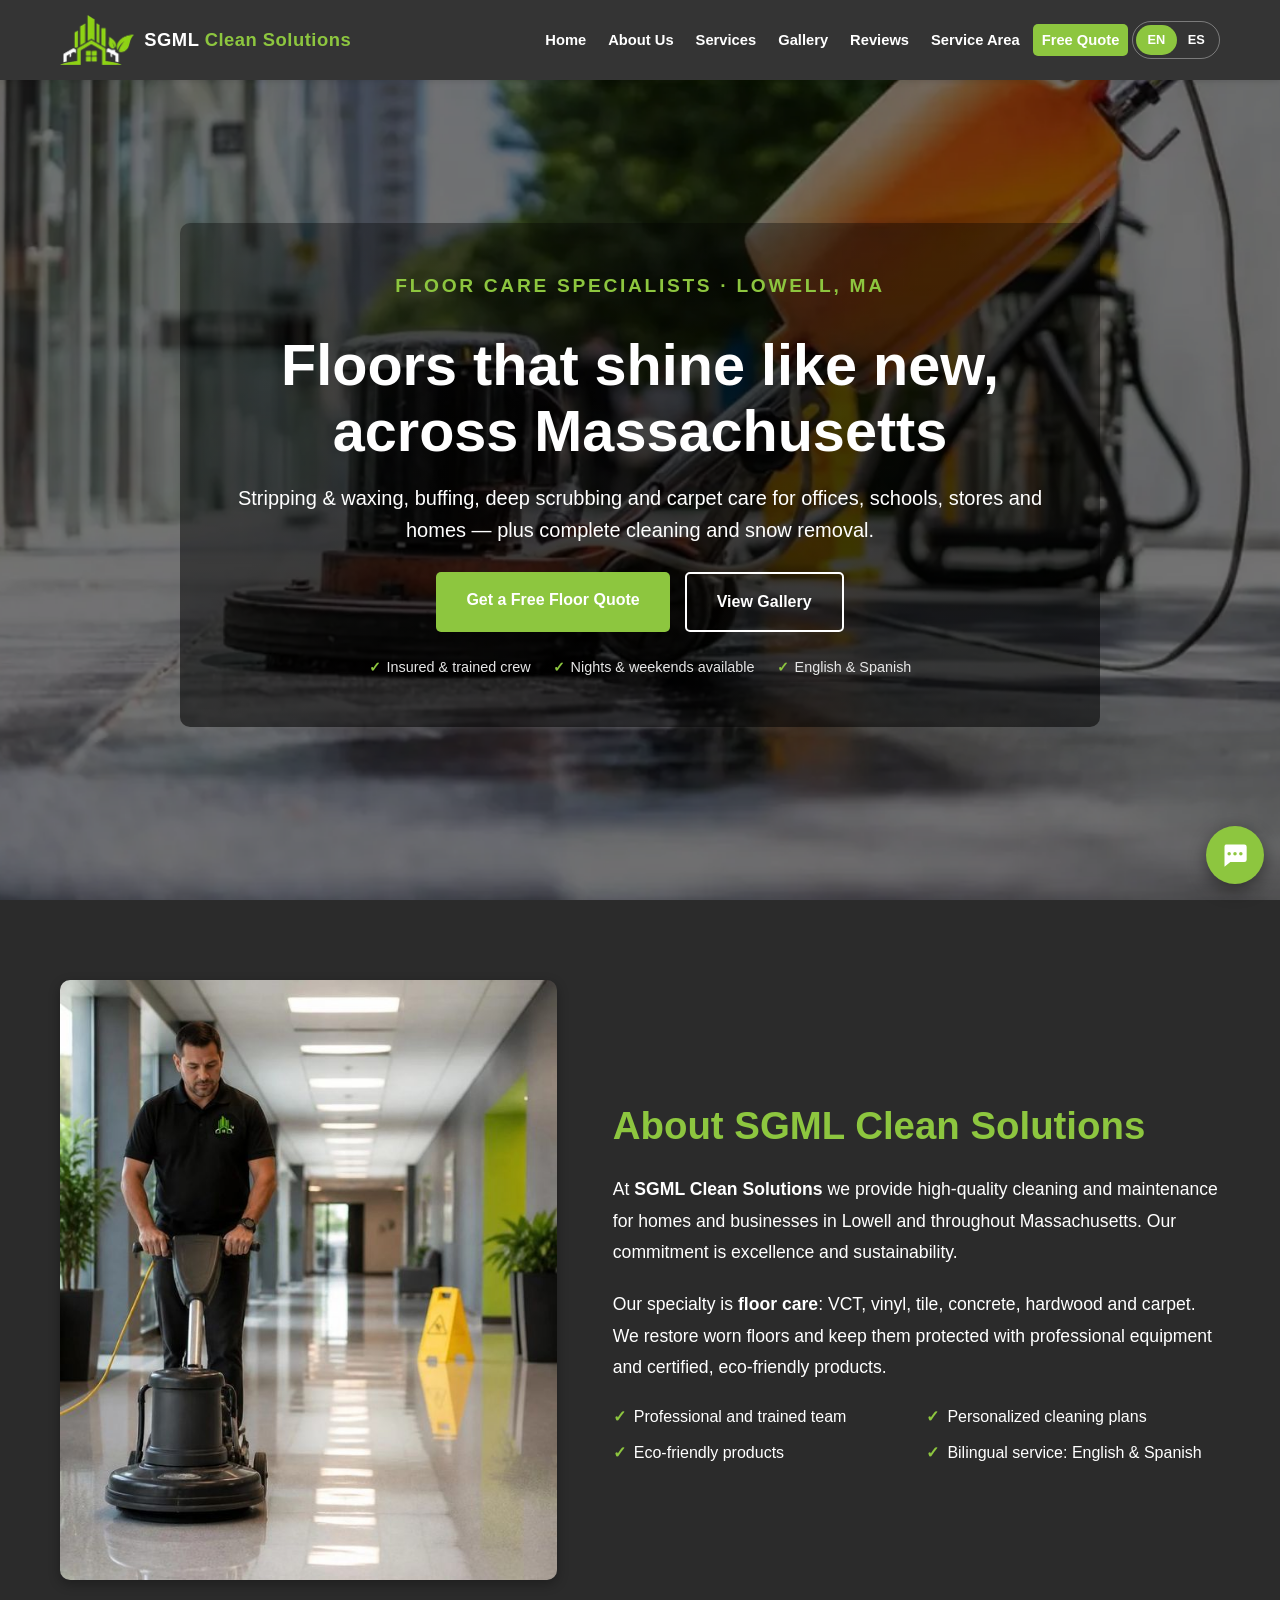
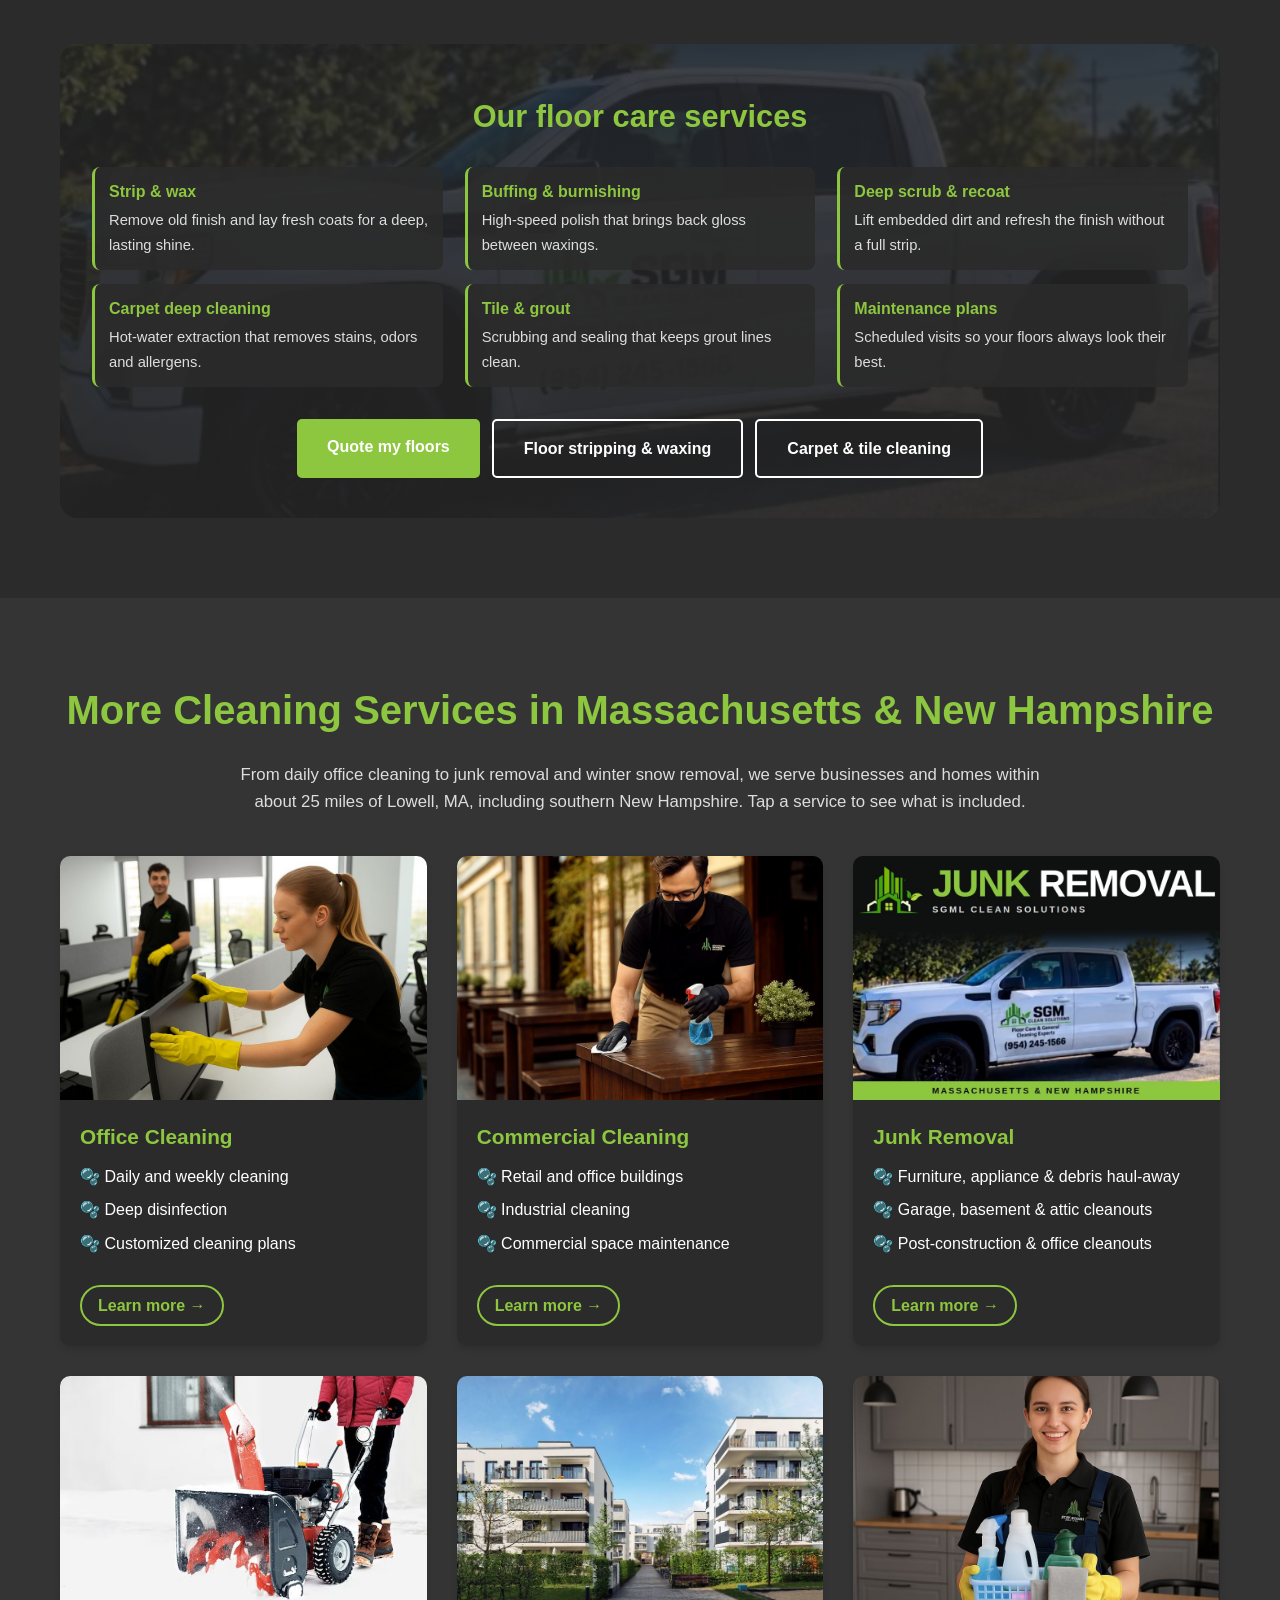
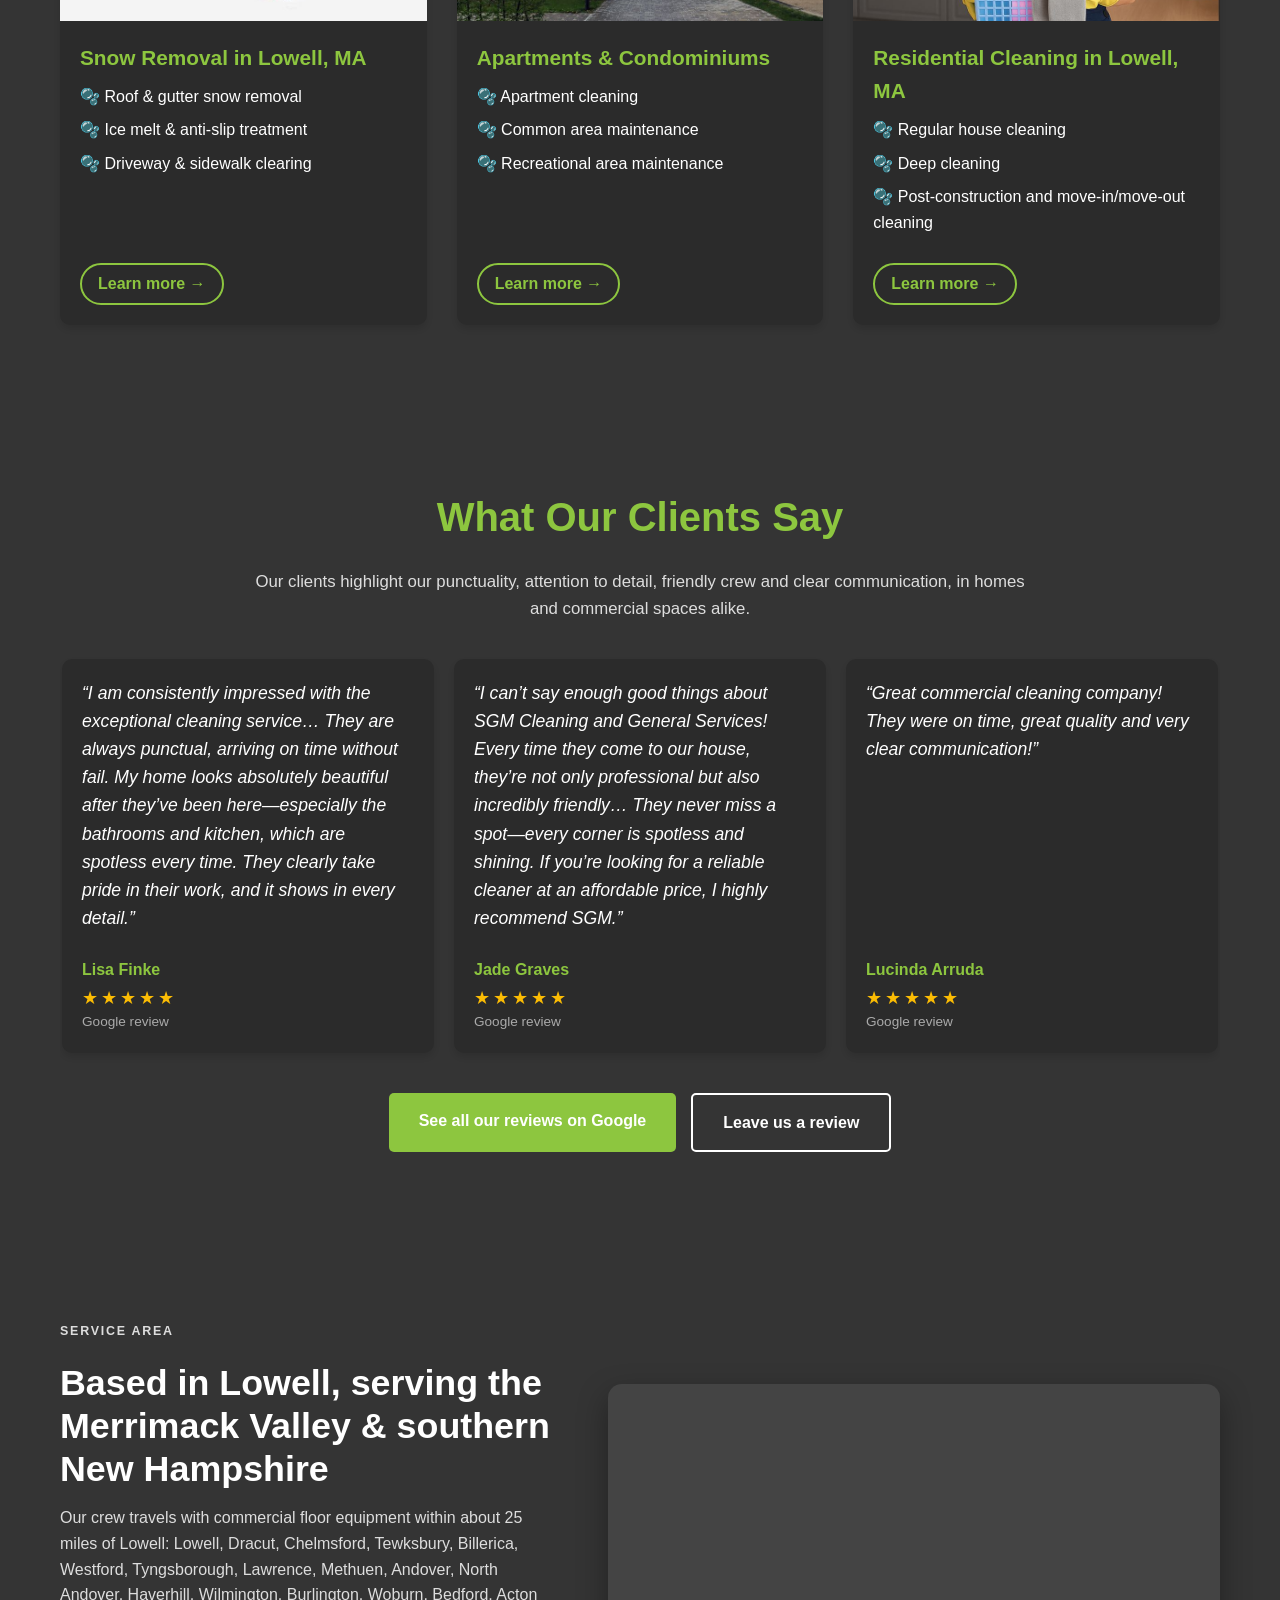
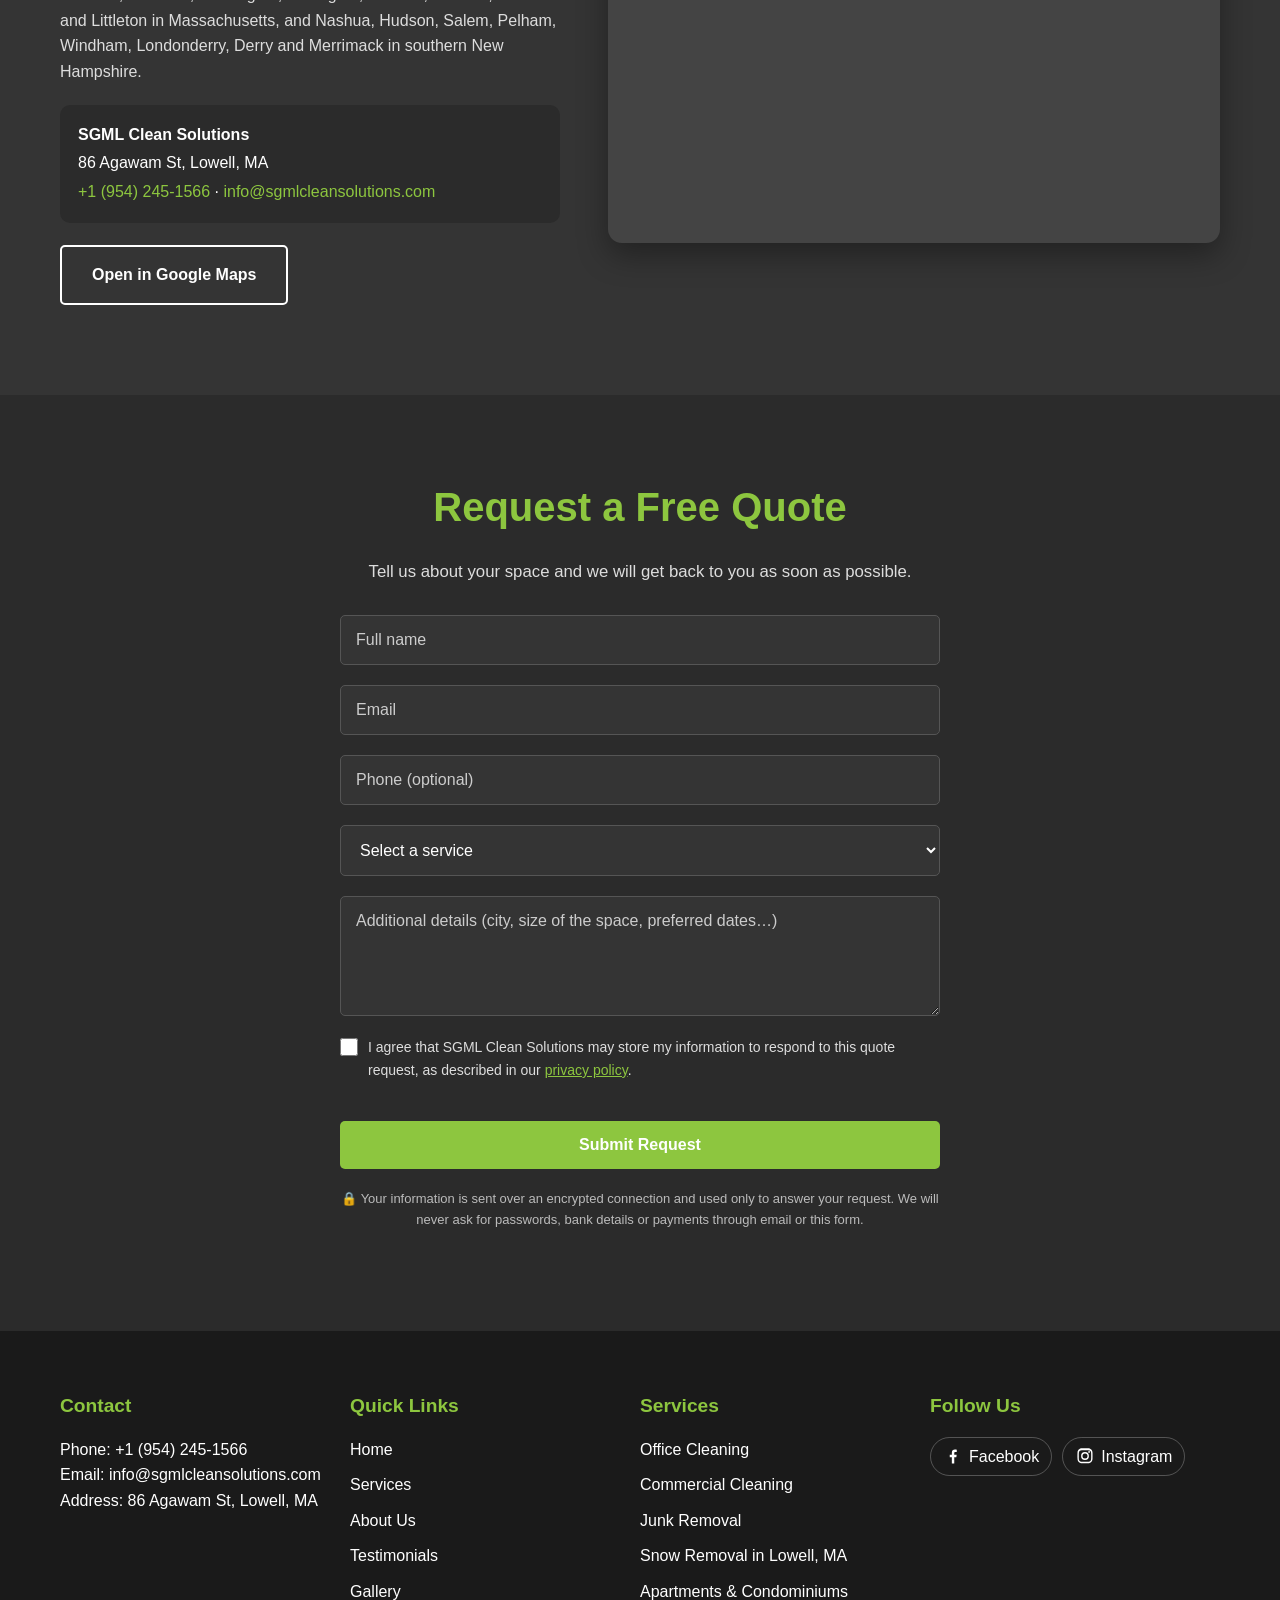
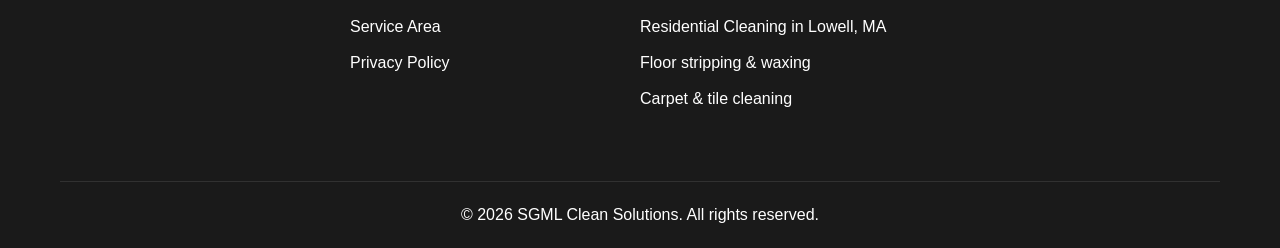
<file: index.html>
<!DOCTYPE html>
<html lang="en">
<head>
    <meta charset="UTF-8">
    <meta name="viewport" content="width=device-width, initial-scale=1.0">
    <!--
        Content Security Policy: only allows scripts/connections from this site,
        the quote-form backend (Google Apps Script), Google Analytics, the Google
        Maps embed and the optional Cloudflare Turnstile anti-bot check.
    -->
    <meta http-equiv="Content-Security-Policy" content="
        default-src 'self';
        script-src 'self' https://www.googletagmanager.com https://cdn.jsdelivr.net https://challenges.cloudflare.com;
        style-src 'self' 'unsafe-inline' https://fonts.googleapis.com;
        font-src 'self' https://fonts.gstatic.com;
        img-src 'self' data: https://*.googleusercontent.com https://www.googletagmanager.com https://*.google-analytics.com https://cdn.jsdelivr.net;
        media-src 'self';
        connect-src 'self' https://script.google.com https://script.googleusercontent.com https://*.google-analytics.com https://*.analytics.google.com https://www.googletagmanager.com;
        frame-src https://challenges.cloudflare.com https://www.google.com https://maps.google.com;
        form-action 'self';
        base-uri 'self';
        object-src 'none';
        upgrade-insecure-requests">
    <meta name="referrer" content="strict-origin-when-cross-origin">

    <!-- Primary SEO -->
    <title data-i18n="meta.title">Floor Care &amp; Cleaning Services in Lowell, MA | SGML Clean Solutions</title>
    <meta name="description" content="Floor stripping &amp; waxing, buffing, burnishing, deep scrub &amp; recoat, carpet and tile care in Lowell, Massachusetts and New Hampshire, plus commercial and residential cleaning, junk removal and snow removal. Free quote." data-i18n-content="meta.description">
    <meta name="robots" content="index, follow, max-image-preview:large">
    <meta name="author" content="SGML Clean Solutions">
    <meta name="theme-color" content="#343434">
    <link rel="canonical" href="https://sgmlcleansolutions.com/">
    <link rel="alternate" hreflang="en" href="https://sgmlcleansolutions.com/">
    <link rel="alternate" hreflang="es" href="https://sgmlcleansolutions.com/?lang=es">
    <link rel="alternate" hreflang="x-default" href="https://sgmlcleansolutions.com/">

    <!-- Open Graph / social sharing -->
    <meta property="og:type" content="website">
    <meta property="og:site_name" content="SGML Clean Solutions">
    <meta property="og:title" content="Floor Care &amp; Cleaning Services in Lowell, MA | SGML Clean Solutions" data-i18n-content="meta.title">
    <meta property="og:description" content="Floor care specialists in Lowell, MA: stripping &amp; waxing, burnishing, carpet and tile care, plus complete cleaning. Free quote." data-i18n-content="meta.ogDescription">
    <meta property="og:url" content="https://sgmlcleansolutions.com/">
    <meta property="og:image" content="https://sgmlcleansolutions.com/assets/og-image.jpg">
    <meta property="og:image:width" content="1200">
    <meta property="og:image:height" content="630">
    <meta property="og:image:alt" content="SGML Clean Solutions professional office cleaning">
    <meta property="og:locale" content="en_US">
    <meta property="og:locale:alternate" content="es_US">
    <meta name="twitter:card" content="summary_large_image">
    <meta name="twitter:title" content="Floor Care &amp; Cleaning Services in Lowell, MA | SGML Clean Solutions">
    <meta name="twitter:description" content="Floor care specialists in Lowell, MA: stripping &amp; waxing, burnishing, carpet and tile care, plus complete cleaning. Free quote.">
    <meta name="twitter:image" content="https://sgmlcleansolutions.com/assets/og-image.jpg">

    <!-- Icons -->
    <link rel="icon" href="assets/favicon.ico" sizes="any">
    <link rel="icon" type="image/png" sizes="32x32" href="assets/favicon_32x32.png">
    <link rel="icon" type="image/png" sizes="16x16" href="assets/favicon_16x16.png">
    <link rel="icon" type="image/png" sizes="192x192" href="assets/icon-192.png">
    <link rel="apple-touch-icon" href="assets/apple-touch-icon.png">
    <link rel="manifest" href="site.webmanifest">

    <!-- Structured data for Google (local business) -->
    <script type="application/ld+json">
    {
        "@context": "https://schema.org",
        "@type": "LocalBusiness",
        "@id": "https://sgmlcleansolutions.com/#business",
        "name": "SGML Clean Solutions",
        "description": "Floor care specialists in Lowell, MA: floor stripping and waxing, buffing and burnishing, deep scrub and recoat, carpet and tile care, plus office, commercial and residential cleaning, junk removal and snow removal within 25 miles of Lowell, MA and southern New Hampshire.",
        "url": "https://sgmlcleansolutions.com/",
        "logo": "https://sgmlcleansolutions.com/assets/icon-512.png",
        "image": "https://sgmlcleansolutions.com/assets/og-image.jpg",
        "telephone": "+1-954-245-1566",
        "email": "info@sgmlcleansolutions.com",
        "address": {
            "@type": "PostalAddress",
            "streetAddress": "86 Agawam St",
            "addressLocality": "Lowell",
            "addressRegion": "MA",
            "postalCode": "01852",
            "addressCountry": "US"
        },
        "geo": { "@type": "GeoCoordinates", "latitude": 42.6334, "longitude": -71.3162 },
        "priceRange": "$$",
        "areaServed": [
            { "@type": "GeoCircle", "geoMidpoint": { "@type": "GeoCoordinates", "latitude": 42.6334, "longitude": -71.3162 }, "geoRadius": 40000 },
            { "@type": "City", "name": "Lowell, MA" },
            { "@type": "City", "name": "Dracut, MA" },
            { "@type": "City", "name": "Chelmsford, MA" },
            { "@type": "City", "name": "Tewksbury, MA" },
            { "@type": "City", "name": "Billerica, MA" },
            { "@type": "City", "name": "Westford, MA" },
            { "@type": "City", "name": "Tyngsborough, MA" },
            { "@type": "City", "name": "Lawrence, MA" },
            { "@type": "City", "name": "Methuen, MA" },
            { "@type": "City", "name": "Andover, MA" },
            { "@type": "City", "name": "North Andover, MA" },
            { "@type": "City", "name": "Haverhill, MA" },
            { "@type": "City", "name": "Wilmington, MA" },
            { "@type": "City", "name": "Burlington, MA" },
            { "@type": "City", "name": "Woburn, MA" },
            { "@type": "City", "name": "Bedford, MA" },
            { "@type": "City", "name": "Acton, MA" },
            { "@type": "City", "name": "Littleton, MA" },
            { "@type": "City", "name": "Nashua, NH" },
            { "@type": "City", "name": "Hudson, NH" },
            { "@type": "City", "name": "Salem, NH" },
            { "@type": "City", "name": "Pelham, NH" },
            { "@type": "City", "name": "Windham, NH" },
            { "@type": "City", "name": "Londonderry, NH" },
            { "@type": "City", "name": "Derry, NH" },
            { "@type": "City", "name": "Merrimack, NH" }
        ],
        "knowsLanguage": ["en", "es"],
        "hasMap": "https://maps.app.goo.gl/XUufZ51goBra3DHv9",
        "sameAs": [
            "https://www.facebook.com/SGMCleaningSolutions",
            "https://www.instagram.com/sgm.cleansolutions/"
        ],
        "hasOfferCatalog": {
            "@type": "OfferCatalog",
            "name": "Floor care and cleaning services",
            "itemListElement": [
                { "@type": "Offer", "itemOffered": { "@type": "Service", "name": "Floor Stripping and Waxing", "url": "https://sgmlcleansolutions.com/services/floor-stripping-waxing/" } },
                { "@type": "Offer", "itemOffered": { "@type": "Service", "name": "Floor Buffing and Burnishing" } },
                { "@type": "Offer", "itemOffered": { "@type": "Service", "name": "Deep Scrub and Recoat" } },
                { "@type": "Offer", "itemOffered": { "@type": "Service", "name": "Carpet Deep Cleaning", "url": "https://sgmlcleansolutions.com/services/carpet-cleaning/" } },
                { "@type": "Offer", "itemOffered": { "@type": "Service", "name": "Tile and Grout Cleaning" } },
                { "@type": "Offer", "itemOffered": { "@type": "Service", "name": "Floor Maintenance Plans" } },
                { "@type": "Offer", "itemOffered": { "@type": "Service", "name": "Office Cleaning", "url": "https://sgmlcleansolutions.com/services/office-cleaning/" } },
                { "@type": "Offer", "itemOffered": { "@type": "Service", "name": "Apartment and Condominium Cleaning", "url": "https://sgmlcleansolutions.com/services/apartment-condo-cleaning/" } },
                { "@type": "Offer", "itemOffered": { "@type": "Service", "name": "Residential House Cleaning", "url": "https://sgmlcleansolutions.com/services/residential-cleaning/" } },
                { "@type": "Offer", "itemOffered": { "@type": "Service", "name": "Commercial Cleaning", "url": "https://sgmlcleansolutions.com/services/commercial-cleaning/" } },
                { "@type": "Offer", "itemOffered": { "@type": "Service", "name": "Snow Removal", "url": "https://sgmlcleansolutions.com/services/snow-removal/" } },
                { "@type": "Offer", "itemOffered": { "@type": "Service", "name": "Junk Removal", "url": "https://sgmlcleansolutions.com/services/junk-removal/" } }
            ]
        }
    }
    </script>

    <link rel="stylesheet" href="styles.css?v=20261025">
    <link rel="preload" href="assets/hero-poster.webp" as="image" type="image/webp" fetchpriority="high">
    <script src="analytics.js?v=20261025" defer></script>
    <script src="config.js?v=20261025" defer></script>
    <script src="translations.js?v=20261025" defer></script>
    <script src="i18n.js?v=20261025" defer></script>
    <script src="menu.js?v=20261025" defer></script>
    <script src="script.js?v=20261025" defer></script>
    <script src="reviews.js?v=20261025" defer></script>
</head>

<body class="dark-theme">
    <a class="skip-link" href="#main" data-i18n="common.skip">Skip to content</a>
    <header>
        <div class="container">
            <a href="#home" class="brand" aria-label="SGML Clean Solutions - Home">
                <img src="assets/sgml-clean-solutions-logo.webp" alt="SGML Clean Solutions logo" width="75" height="50">
                <span class="brand-name">SGML <span>Clean Solutions</span></span>
            </a>

            <nav aria-label="Main">
                <button class="menu-toggle" id="menu-toggle" type="button" aria-label="Open menu" aria-controls="nav-menu" aria-expanded="false" data-i18n-aria-label="common.menu">
                    <span></span>
                    <span></span>
                    <span></span>
                </button>
                <ul id="nav-menu">
                    <li><a href="#home" data-i18n="nav.home">Home</a></li>
                    <li><a href="#about" data-i18n="nav.about">About Us</a></li>
                    <li><a href="#services" data-i18n="nav.services">Services</a></li>
                    <li><a href="gallery/" data-i18n="nav.gallery" data-lang-link>Gallery</a></li>
                    <li><a href="#testimonials" data-i18n="nav.testimonials">Reviews</a></li>
                    <li><a href="#area" data-i18n="nav.area">Service Area</a></li>
                    <li><a href="#quote" class="nav-cta" data-i18n="nav.quote">Free Quote</a></li>
                    <li class="lang-item">
                        <div class="lang-switch" role="group" aria-label="Language / Idioma">
                            <button type="button" data-lang="en" lang="en" aria-pressed="true">EN</button>
                            <button type="button" data-lang="es" lang="es" aria-pressed="false">ES</button>
                        </div>
                    </li>
                </ul>
            </nav>
        </div>
    </header>

    <main id="main">
        <section id="home" class="hero">
            <div class="hero-media">
                <!-- The poster is the first thing painted; script.js attaches the video after the page has loaded. -->
                <video muted loop playsinline preload="none" class="hero-video" poster="assets/hero-poster.webp" data-src="assets/banner.mp4" aria-hidden="true"></video>
            </div>
            <div class="container hero-overlay">
                <p class="eyebrow" data-i18n="hero.eyebrow">Floor care specialists · Lowell, MA</p>
                <h1 data-i18n="hero.title">Floors that shine like new, across Massachusetts</h1>
                <p class="hero-sub" data-i18n="hero.subtitle">Stripping &amp; waxing, buffing, deep scrubbing and carpet care for offices, schools, stores and homes — plus complete cleaning and snow removal.</p>
                <div class="hero-actions">
                    <a href="#quote" class="cta-button" data-i18n="hero.cta">Get a Free Floor Quote</a>
                    <a href="gallery/" class="cta-button cta-secondary" data-i18n="hero.gallery" data-lang-link>View Gallery</a>
                </div>
                <ul class="hero-badges">
                    <li data-i18n="hero.b1">Insured &amp; trained crew</li>
                    <li data-i18n="hero.b2">Nights &amp; weekends available</li>
                    <li data-i18n="hero.b3">English &amp; Spanish</li>
                </ul>
            </div>
        </section>

        <section id="about" class="about-section" aria-labelledby="about-title">
            <div class="container">
                <div class="about-grid">
                    <div class="about-image">
                        <img src="assets/floor-care-burnishing-lowell-ma.jpg" srcset="assets/floor-care-burnishing-lowell-ma-600.jpg 600w, assets/floor-care-burnishing-lowell-ma.jpg 900w" sizes="(max-width: 900px) min(520px, 100vw), 45vw" alt="SGML Clean Solutions technician burnishing a glossy commercial floor in Lowell, MA" data-i18n-alt="about.imageAlt" width="900" height="1115" loading="lazy" decoding="async">
                    </div>
                    <div class="about-text">
                        <h2 id="about-title" data-i18n="about.title">About SGML Clean Solutions</h2>
                        <p data-i18n-html="about.p1">At <strong>SGML Clean Solutions</strong> we provide high-quality cleaning and maintenance for homes and businesses in Lowell and throughout Massachusetts. Our commitment is excellence and sustainability.</p>
                        <p data-i18n-html="about.p2">Our specialty is <strong>floor care</strong>: VCT, vinyl, tile, concrete, hardwood and carpet. We restore worn floors and keep them protected with professional equipment and certified, eco-friendly products.</p>
                        <ul class="about-checks">
                            <li data-i18n="about.item1">Professional and trained team</li>
                            <li data-i18n="about.item2">Personalized cleaning plans</li>
                            <li data-i18n="about.item3">Eco-friendly products</li>
                            <li data-i18n="about.item4">Bilingual service: English &amp; Spanish</li>
                        </ul>
                    </div>
                </div>

                <div class="floor-care-block">
                <h3 class="floor-heading" data-i18n="floor.title">Our floor care services</h3>
                <ul class="floor-list">
                    <li><strong data-i18n="floor.l1.t">Strip &amp; wax</strong><span data-i18n="floor.l1.d">Remove old finish and lay fresh coats for a deep, lasting shine.</span></li>
                    <li><strong data-i18n="floor.l2.t">Buffing &amp; burnishing</strong><span data-i18n="floor.l2.d">High-speed polish that brings back gloss between waxings.</span></li>
                    <li><strong data-i18n="floor.l3.t">Deep scrub &amp; recoat</strong><span data-i18n="floor.l3.d">Lift embedded dirt and refresh the finish without a full strip.</span></li>
                    <li><strong data-i18n="floor.l4.t">Carpet deep cleaning</strong><span data-i18n="floor.l4.d">Hot-water extraction that removes stains, odors and allergens.</span></li>
                    <li><strong data-i18n="floor.l5.t">Tile &amp; grout</strong><span data-i18n="floor.l5.d">Scrubbing and sealing that keeps grout lines clean.</span></li>
                    <li><strong data-i18n="floor.l6.t">Maintenance plans</strong><span data-i18n="floor.l6.d">Scheduled visits so your floors always look their best.</span></li>
                </ul>
                <div class="center floor-actions"><a href="#quote" class="cta-button" data-i18n="floor.cta">Quote my floors</a> <a href="services/floor-stripping-waxing/" class="cta-button cta-secondary" data-lang-link data-i18n="floor.more">Floor stripping &amp; waxing</a> <a href="services/carpet-cleaning/" class="cta-button cta-secondary" data-lang-link data-i18n="floor.carpet">Carpet &amp; tile cleaning</a></div>
                </div>
            </div>
        </section>

        <section id="services">
            <div class="container">
                <h2 data-i18n="services.title">More Cleaning Services in Massachusetts &amp; New Hampshire</h2>
                <p class="section-intro" data-i18n="services.intro">From daily office cleaning to junk removal and winter snow removal, we serve businesses and homes within about 25 miles of Lowell, MA, including southern New Hampshire. Tap a service to see what is included.</p>
                <div class="service-grid">
                    <article class="service-item">
                        <a class="service-media" href="services/office-cleaning/" data-lang-link><img src="assets/office-cleaning-massachusetts.jpg" alt="Office cleaning service in Massachusetts" data-i18n-alt="services.office.alt" width="900" height="600" loading="lazy" decoding="async"></a>
                        <h3><a href="services/office-cleaning/" data-lang-link data-i18n="services.office.title">Office Cleaning</a></h3>
                        <ul>
                            <li data-i18n="services.office.i1">🫧 Daily and weekly cleaning</li>
                            <li data-i18n="services.office.i2">🫧 Deep disinfection</li>
                            <li data-i18n="services.office.i3">🫧 Customized cleaning plans</li>
                        </ul>
                        <a class="service-more" href="services/office-cleaning/" data-lang-link data-i18n="services.more">Learn more →</a>
                    </article>
                    <article class="service-item">
                        <a class="service-media" href="services/commercial-cleaning/" data-lang-link><img src="assets/commercial-cleaning-massachusetts.jpg" alt="Commercial cleaning in Massachusetts" data-i18n-alt="services.commercial.alt" width="900" height="600" loading="lazy" decoding="async"></a>
                        <h3><a href="services/commercial-cleaning/" data-lang-link data-i18n="services.commercial.title">Commercial Cleaning</a></h3>
                        <ul>
                            <li data-i18n="services.commercial.i1">🫧 Retail and office buildings</li>
                            <li data-i18n="services.commercial.i2">🫧 Industrial cleaning</li>
                            <li data-i18n="services.commercial.i3">🫧 Commercial space maintenance</li>
                        </ul>
                        <a class="service-more" href="services/commercial-cleaning/" data-lang-link data-i18n="services.more">Learn more →</a>
                    </article>
                    <article class="service-item">
                        <a class="service-media" href="services/junk-removal/" data-lang-link><img src="assets/junk-removal-truck-massachusetts-new-hampshire.jpg" alt="SGML Clean Solutions junk removal truck serving Massachusetts and New Hampshire" data-i18n-alt="services.junk.alt" width="900" height="600" loading="lazy" decoding="async"></a>
                        <h3><a href="services/junk-removal/" data-lang-link data-i18n="services.junk.title">Junk Removal</a></h3>
                        <ul>
                            <li data-i18n="services.junk.i1">🫧 Furniture, appliance &amp; debris haul-away</li>
                            <li data-i18n="services.junk.i2">🫧 Garage, basement &amp; attic cleanouts</li>
                            <li data-i18n="services.junk.i3">🫧 Post-construction &amp; office cleanouts</li>
                        </ul>
                        <a class="service-more" href="services/junk-removal/" data-lang-link data-i18n="services.more">Learn more →</a>
                    </article>
                    <article class="service-item">
                        <a class="service-media" href="services/snow-removal/" data-lang-link><img src="assets/snow-removal-lowell-ma.jpg" alt="Snow removal service in Lowell, MA" data-i18n-alt="services.snow.alt" width="620" height="420" loading="lazy" decoding="async"></a>
                        <h3><a href="services/snow-removal/" data-lang-link data-i18n="services.snow.title">Snow Removal in Lowell, MA</a></h3>
                        <ul>
                            <li data-i18n="services.snow.i1">🫧 Roof &amp; gutter snow removal</li>
                            <li data-i18n="services.snow.i2">🫧 Ice melt &amp; anti-slip treatment</li>
                            <li data-i18n="services.snow.i3">🫧 Driveway &amp; sidewalk clearing</li>
                        </ul>
                        <a class="service-more" href="services/snow-removal/" data-lang-link data-i18n="services.more">Learn more →</a>
                    </article>
                    <article class="service-item">
                        <a class="service-media" href="services/apartment-condo-cleaning/" data-lang-link><img src="assets/apartment-condominium-cleaning.jpg" alt="Apartment and condominium cleaning" data-i18n-alt="services.condos.alt" width="800" height="533" loading="lazy" decoding="async"></a>
                        <h3><a href="services/apartment-condo-cleaning/" data-lang-link data-i18n="services.condos.title">Apartments &amp; Condominiums</a></h3>
                        <ul>
                            <li data-i18n="services.condos.i1">🫧 Apartment cleaning</li>
                            <li data-i18n="services.condos.i2">🫧 Common area maintenance</li>
                            <li data-i18n="services.condos.i3">🫧 Recreational area maintenance</li>
                        </ul>
                        <a class="service-more" href="services/apartment-condo-cleaning/" data-lang-link data-i18n="services.more">Learn more →</a>
                    </article>
                    <article class="service-item">
                        <a class="service-media" href="services/residential-cleaning/" data-lang-link><img src="assets/residential-house-cleaning-lowell-ma.jpg" alt="Residential house cleaning in Lowell, MA" data-i18n-alt="services.residential.alt" width="900" height="708" loading="lazy" decoding="async"></a>
                        <h3><a href="services/residential-cleaning/" data-lang-link data-i18n="services.residential.title">Residential Cleaning in Lowell, MA</a></h3>
                        <ul>
                            <li data-i18n="services.residential.i1">🫧 Regular house cleaning</li>
                            <li data-i18n="services.residential.i2">🫧 Deep cleaning</li>
                            <li data-i18n="services.residential.i3">🫧 Post-construction and move-in/move-out cleaning</li>
                        </ul>
                        <a class="service-more" href="services/residential-cleaning/" data-lang-link data-i18n="services.more">Learn more →</a>
                    </article>
                </div>
            </div>
        </section>

        <section id="testimonials" aria-labelledby="testimonials-title">
            <div class="container">
                <h2 id="testimonials-title" data-i18n="testimonials.title">What Our Clients Say</h2>
                <p class="section-intro reviews-summary-text" data-i18n="testimonials.summary">Our clients highlight our punctuality, attention to detail, friendly crew and clear communication, in homes and commercial spaces alike.</p>

                <!-- Google rating summary (filled in by reviews.js when Google reviews are available) -->
                <div class="reviews-summary" id="reviews-summary" hidden>
                    <span class="google-g" aria-hidden="true">G</span>
                    <span class="reviews-rating" id="reviews-rating"></span>
                    <span class="stars" id="reviews-stars" aria-hidden="true"></span>
                    <span class="reviews-count" id="reviews-count"></span>
                </div>

                <div class="reviews-carousel" id="reviews-carousel" aria-roledescription="carousel" data-i18n-aria-label="testimonials.carouselLabel" aria-label="Customer reviews">
                    <button class="carousel-btn prev" type="button" data-i18n-aria-label="testimonials.prev" aria-label="Previous review">&#8249;</button>
                    <div class="carousel-track" id="reviews-track" tabindex="0">
                        <!-- Real Google reviews (excerpts). Replaced by the live Google reviews when GOOGLE_REVIEWS is set up. -->
                        <figure class="testimonial-item review-card">
                            <blockquote lang="en"><p>“I am consistently impressed with the exceptional cleaning service… They are always punctual, arriving on time without fail. My home looks absolutely beautiful after they’ve been here—especially the bathrooms and kitchen, which are spotless every time. They clearly take pride in their work, and it shows in every detail.”</p></blockquote>
                            <figcaption><cite>Lisa Finke</cite> <span class="stars review-stars" role="img" aria-label="Rated 5 out of 5 on Google" data-i18n-aria-label="testimonials.rated5">★★★★★</span> <span class="review-source" data-i18n="testimonials.source">Google review</span></figcaption>
                        </figure>
                        <figure class="testimonial-item review-card">
                            <blockquote lang="en"><p>“I can’t say enough good things about SGM Cleaning and General Services! Every time they come to our house, they’re not only professional but also incredibly friendly… They never miss a spot—every corner is spotless and shining. If you’re looking for a reliable cleaner at an affordable price, I highly recommend SGM.”</p></blockquote>
                            <figcaption><cite>Jade Graves</cite> <span class="stars review-stars" role="img" aria-label="Rated 5 out of 5 on Google" data-i18n-aria-label="testimonials.rated5">★★★★★</span> <span class="review-source" data-i18n="testimonials.source">Google review</span></figcaption>
                        </figure>
                        <figure class="testimonial-item review-card">
                            <blockquote lang="en"><p>“Great commercial cleaning company! They were on time, great quality and very clear communication!”</p></blockquote>
                            <figcaption><cite>Lucinda Arruda</cite> <span class="stars review-stars" role="img" aria-label="Rated 5 out of 5 on Google" data-i18n-aria-label="testimonials.rated5">★★★★★</span> <span class="review-source" data-i18n="testimonials.source">Google review</span></figcaption>
                        </figure>
                    </div>
                    <button class="carousel-btn next" type="button" data-i18n-aria-label="testimonials.next" aria-label="Next review">&#8250;</button>
                </div>
                <div class="carousel-dots" id="reviews-dots"></div>

                <div class="reviews-actions">
                    <a href="https://maps.app.goo.gl/XUufZ51goBra3DHv9" class="cta-button" id="reviews-link" target="_blank" rel="noopener noreferrer" data-i18n="testimonials.seeAll">See all our reviews on Google</a>
                    <a href="https://maps.app.goo.gl/XUufZ51goBra3DHv9" class="cta-button cta-secondary" id="write-review-link" target="_blank" rel="noopener noreferrer" data-i18n="testimonials.write">Leave us a review</a>
                </div>
                <p class="reviews-attribution" id="reviews-attribution" hidden data-i18n="testimonials.attribution">Reviews from Google</p>
            </div>
        </section>

        <section id="area" class="area" aria-labelledby="area-title">
            <div class="container area-grid">
                <div class="area-text">
                    <p class="eyebrow" data-i18n="area.eyebrow">Service area</p>
                    <h2 id="area-title" data-i18n="area.title">Based in Lowell, serving the Merrimack Valley &amp; southern New Hampshire</h2>
                    <p data-i18n="area.intro">Our crew travels with commercial floor equipment within about 25 miles of Lowell: Lowell, Dracut, Chelmsford, Tewksbury, Billerica, Westford, Tyngsborough, Lawrence, Methuen, Andover, North Andover, Haverhill, Wilmington, Burlington, Woburn, Bedford, Acton and Littleton in Massachusetts, and Nashua, Hudson, Salem, Pelham, Windham, Londonderry, Derry and Merrimack in southern New Hampshire.</p>
                    <address class="area-address">
                        <strong>SGML Clean Solutions</strong><br>
                        86 Agawam St, Lowell, MA<br>
                        <a href="tel:+19542451566">+1 (954) 245-1566</a> · <a href="mailto:info@sgmlcleansolutions.com">info@sgmlcleansolutions.com</a>
                    </address>
                    <a href="https://maps.app.goo.gl/XUufZ51goBra3DHv9" class="cta-button cta-secondary" target="_blank" rel="noopener noreferrer" data-i18n="area.directions">Open in Google Maps</a>
                </div>
                <div class="area-map">
                    <iframe title="Map: SGML Clean Solutions, 86 Agawam St, Lowell, MA" src="https://www.google.com/maps?q=86+Agawam+St,+Lowell,+MA&amp;z=13&amp;output=embed" loading="lazy" referrerpolicy="no-referrer-when-downgrade" allowfullscreen></iframe>
                </div>
            </div>
        </section>

        <section id="quote">
            <div class="container">
                <h2 data-i18n="quote.title">Request a Free Quote</h2>
                <p class="section-intro" data-i18n="quote.intro">Tell us about your space and we will get back to you as soon as possible.</p>
                <form id="quote-form" novalidate autocomplete="on">
                    <div class="form-field">
                        <label for="qf-name" class="visually-hidden" data-i18n="form.name">Full name</label>
                        <input id="qf-name" type="text" name="name" placeholder="Full name" data-i18n-placeholder="form.name" required minlength="2" maxlength="100" autocomplete="name">
                    </div>
                    <div class="form-field">
                        <label for="qf-email" class="visually-hidden" data-i18n="form.email">Email</label>
                        <input id="qf-email" type="email" name="email" placeholder="Email" data-i18n-placeholder="form.email" required maxlength="254" autocomplete="email">
                    </div>
                    <div class="form-field">
                        <label for="qf-phone" class="visually-hidden" data-i18n="form.phone">Phone (optional)</label>
                        <input id="qf-phone" type="tel" name="phone" placeholder="Phone (optional)" data-i18n-placeholder="form.phone" maxlength="25" autocomplete="tel">
                    </div>
                    <div class="form-field">
                        <label for="qf-service" class="visually-hidden" data-i18n="form.service">Service</label>
                        <select id="qf-service" name="service" required>
                            <option value="" data-i18n="form.selectService">Select a service</option>
                            <option value="office" data-i18n="form.services.office">Office Cleaning</option>
                            <option value="commercial" data-i18n="form.services.commercial">Commercial Cleaning</option>
                            <option value="junk" data-i18n="form.services.junk">Junk Removal</option>
                            <option value="snow" data-i18n="form.services.snow">Snow Removal</option>
                            <option value="condos" data-i18n="form.services.condos">Apartments &amp; Condominiums</option>
                            <option value="residential" data-i18n="form.services.residential">Residential Cleaning</option>
                            <option value="floors" data-i18n="form.services.floors">Specialized Floor Care</option>
                        </select>
                    </div>
                    <div class="form-field">
                        <label for="qf-message" class="visually-hidden" data-i18n="form.messageLabel">Additional details</label>
                        <textarea id="qf-message" name="message" placeholder="Additional details (city, size of the space, preferred dates…)" data-i18n-placeholder="form.message" maxlength="1000"></textarea>
                    </div>

                    <!-- Anti-spam honeypot: hidden from humans, bots tend to fill it in -->
                    <div class="hp-field" aria-hidden="true">
                        <label for="qf-website">Leave this field empty</label>
                        <input id="qf-website" type="text" name="website" tabindex="-1" autocomplete="off">
                    </div>

                    <div class="form-field consent-field">
                        <label for="qf-consent">
                            <input id="qf-consent" type="checkbox" name="consent" value="yes" required>
                            <span data-i18n-html="form.consent">I agree that SGML Clean Solutions may store my information to respond to this quote request, as described in our <a href="privacy.html">privacy policy</a>.</span>
                        </label>
                    </div>

                    <!-- Cloudflare Turnstile widget is inserted here when enabled in config.js -->
                    <div id="turnstile-container"></div>

                    <button type="submit" data-i18n="form.submit">Submit Request</button>

                    <p class="privacy-note" data-i18n="form.privacyNote">🔒 Your information is sent over an encrypted connection and used only to answer your request. We will never ask for passwords, bank details or payments through email or this form.</p>
                </form>
                <div id="form-message" role="status" aria-live="polite"></div>
            </div>
        </section>
    </main>

    <!-- Floating contact button: opens "Call us" / "Text us" -->
    <div class="contact-fab">
        <div class="fab-menu" id="fab-menu" hidden>
            <a href="tel:+19542451566" class="fab-option">
                <svg viewBox="0 0 24 24" width="20" height="20" aria-hidden="true"><path fill="currentColor" d="M6.6 10.8a15.1 15.1 0 0 0 6.6 6.6l2.2-2.2a1 1 0 0 1 1-.25 11.4 11.4 0 0 0 3.6.57 1 1 0 0 1 1 1V20a1 1 0 0 1-1 1A17 17 0 0 1 3 4a1 1 0 0 1 1-1h3.5a1 1 0 0 1 1 1c0 1.25.2 2.45.57 3.57a1 1 0 0 1-.25 1z"/></svg>
                <span data-i18n="contact.call">Call us</span>
            </a>
            <a href="sms:+19542451566" class="fab-option">
                <svg viewBox="0 0 24 24" width="20" height="20" aria-hidden="true"><path fill="currentColor" d="M4 3h16a2 2 0 0 1 2 2v11a2 2 0 0 1-2 2H8l-5 4V5a2 2 0 0 1 1-2zm3 6.5a1.5 1.5 0 1 0 0 3 1.5 1.5 0 0 0 0-3zm5 0a1.5 1.5 0 1 0 0 3 1.5 1.5 0 0 0 0-3zm5 0a1.5 1.5 0 1 0 0 3 1.5 1.5 0 0 0 0-3z"/></svg>
                <span data-i18n="contact.sms">Text us</span>
            </a>
        </div>
        <button type="button" class="fab-btn" id="fab-toggle" aria-expanded="false" aria-controls="fab-menu" aria-label="Contact us: call or text" data-i18n-aria-label="contact.open">
            <svg viewBox="0 0 24 24" width="28" height="28" aria-hidden="true"><path fill="currentColor" d="M4 3h16a2 2 0 0 1 2 2v11a2 2 0 0 1-2 2H8l-5 4V5a2 2 0 0 1 1-2zm3 6.5a1.5 1.5 0 1 0 0 3 1.5 1.5 0 0 0 0-3zm5 0a1.5 1.5 0 1 0 0 3 1.5 1.5 0 0 0 0-3zm5 0a1.5 1.5 0 1 0 0 3 1.5 1.5 0 0 0 0-3z"/></svg>
        </button>
    </div>

    <footer>
        <div class="container">
            <div class="footer-content">
                <div class="footer-section">
                    <h2 class="footer-title" data-i18n="footer.contact">Contact</h2>
                    <address>
                        <p><span data-i18n="footer.phone">Phone:</span> <a href="tel:+19542451566">+1 (954) 245-1566</a></p>
                        <p><span data-i18n="footer.email">Email:</span> <a href="mailto:info@sgmlcleansolutions.com">info@sgmlcleansolutions.com</a></p>
                        <p><span data-i18n="footer.address">Address:</span> 86 Agawam St, Lowell, MA</p>
                    </address>
                </div>
                <div class="footer-section">
                    <h2 class="footer-title" data-i18n="footer.links">Quick Links</h2>
                    <ul>
                        <li><a href="#home" data-i18n="nav.home">Home</a></li>
                        <li><a href="#services" data-i18n="nav.services">Services</a></li>
                        <li><a href="#about" data-i18n="nav.about">About Us</a></li>
                        <li><a href="#testimonials" data-i18n="nav.testimonials">Testimonials</a></li>
                        <li><a href="gallery/" data-i18n="nav.gallery" data-lang-link>Gallery</a></li>
                        <li><a href="#area" data-i18n="nav.area">Service Area</a></li>
                        <li><a href="privacy.html" data-i18n="footer.privacy" data-lang-link>Privacy Policy</a></li>
                    </ul>
                </div>
                <div class="footer-section">
                    <h2 class="footer-title" data-i18n="nav.services">Services</h2>
                    <ul>
                        <li><a href="services/office-cleaning/" data-i18n="services.office.title" data-lang-link>Office Cleaning</a></li>
                        <li><a href="services/commercial-cleaning/" data-i18n="services.commercial.title" data-lang-link>Commercial Cleaning</a></li>
                        <li><a href="services/junk-removal/" data-i18n="services.junk.title" data-lang-link>Junk Removal</a></li>
                        <li><a href="services/snow-removal/" data-i18n="services.snow.title" data-lang-link>Snow Removal in Lowell, MA</a></li>
                        <li><a href="services/apartment-condo-cleaning/" data-i18n="services.condos.title" data-lang-link>Apartments &amp; Condominiums</a></li>
                        <li><a href="services/residential-cleaning/" data-i18n="services.residential.title" data-lang-link>Residential Cleaning in Lowell, MA</a></li>
                        <li><a href="services/floor-stripping-waxing/" data-i18n="floor.more" data-lang-link>Floor stripping &amp; waxing</a></li>
                        <li><a href="services/carpet-cleaning/" data-i18n="floor.carpet" data-lang-link>Carpet &amp; tile cleaning</a></li>
                    </ul>
                </div>
                <div class="footer-section">
                    <h2 class="footer-title" data-i18n="footer.follow">Follow Us</h2>
                    <div class="social-icons">
                        <a href="https://www.facebook.com/SGMCleaningSolutions?locale=es_LA" class="social-icon" target="_blank" rel="noopener noreferrer" aria-label="SGML Clean Solutions on Facebook">
                            <svg viewBox="0 0 24 24" width="20" height="20" aria-hidden="true"><path fill="currentColor" d="M13.5 21v-7.5h2.5l.4-3h-2.9V8.6c0-.9.3-1.5 1.5-1.5h1.5V4.4c-.3 0-1.2-.1-2.2-.1-2.2 0-3.7 1.3-3.7 3.8v2.4H8.1v3h2.5V21h2.9z"/></svg>
                            <span>Facebook</span>
                        </a>
                        <a href="https://www.instagram.com/sgm.cleansolutions/?hl=es" class="social-icon" target="_blank" rel="noopener noreferrer" aria-label="SGML Clean Solutions on Instagram">
                            <svg viewBox="0 0 24 24" width="20" height="20" aria-hidden="true"><path fill="currentColor" d="M12 7.3A4.7 4.7 0 1 0 12 16.7 4.7 4.7 0 0 0 12 7.3zm0 7.7a3 3 0 1 1 0-6 3 3 0 0 1 0 6zm6-7.9a1.1 1.1 0 1 1-2.2 0 1.1 1.1 0 0 1 2.2 0zM21 8.1c-.1-1.5-.4-2.8-1.5-3.9S17.1 2.8 15.6 2.7C14.1 2.6 9.9 2.6 8.4 2.7 6.9 2.8 5.6 3.1 4.5 4.2S3 6.6 3 8.1c-.1 1.5-.1 5.7 0 7.2.1 1.5.4 2.8 1.5 3.9s2.4 1.4 3.9 1.5c1.5.1 5.7.1 7.2 0 1.5-.1 2.8-.4 3.9-1.5s1.4-2.4 1.5-3.9c.1-1.5.1-5.7 0-7.2zM19.1 17a2.9 2.9 0 0 1-1.6 1.6c-1.1.4-3.8.3-5.5.3s-4.4.1-5.5-.3A2.9 2.9 0 0 1 4.9 17c-.4-1.1-.3-3.8-.3-5s-.1-3.9.3-5a2.9 2.9 0 0 1 1.6-1.6c1.1-.4 3.8-.3 5.5-.3s4.4-.1 5.5.3a2.9 2.9 0 0 1 1.6 1.6c.4 1.1.3 3.8.3 5s.1 3.9-.3 5z"/></svg>
                            <span>Instagram</span>
                        </a>
                    </div>
                </div>
            </div>
            <div class="footer-bottom">
                <p>&copy; <span id="current-year">2025</span> SGML Clean Solutions. <span data-i18n="footer.rights">All rights reserved.</span></p>
            </div>
        </div>
    </footer>
</body>
</html>
</file>
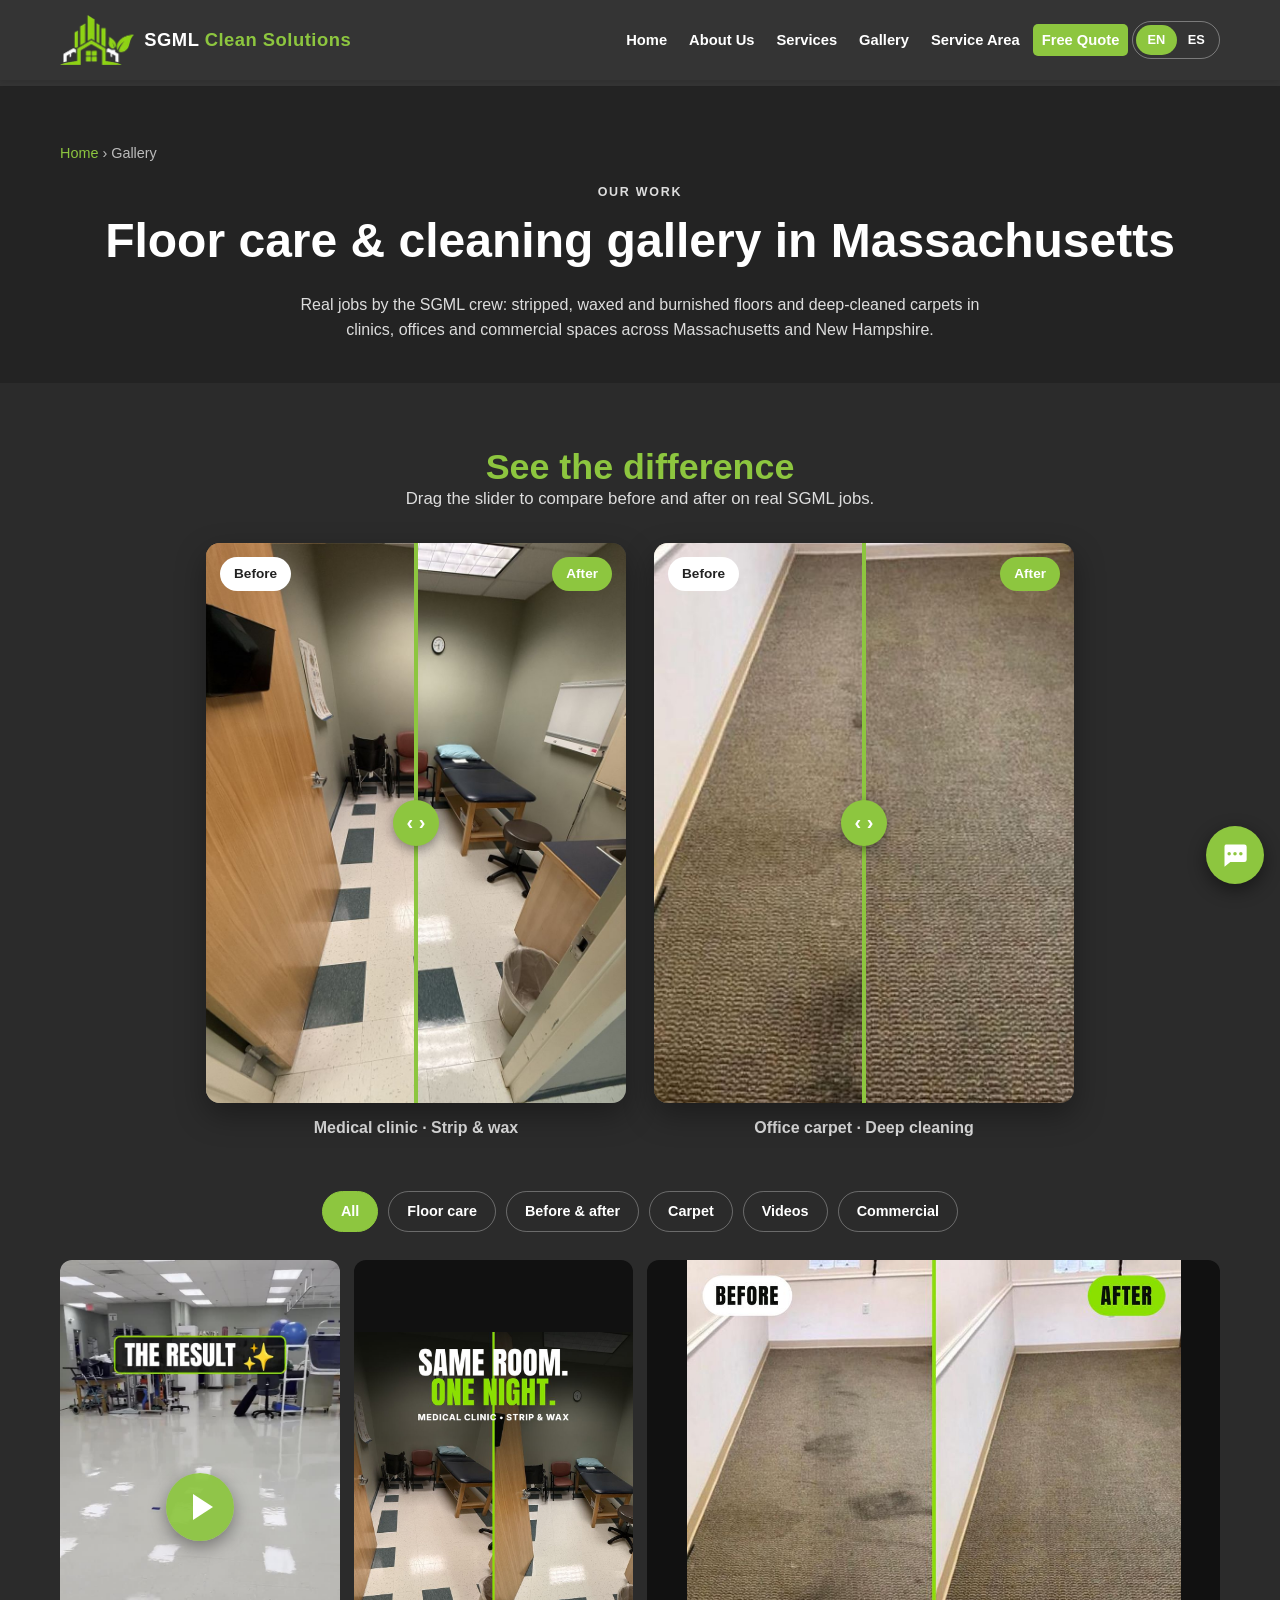
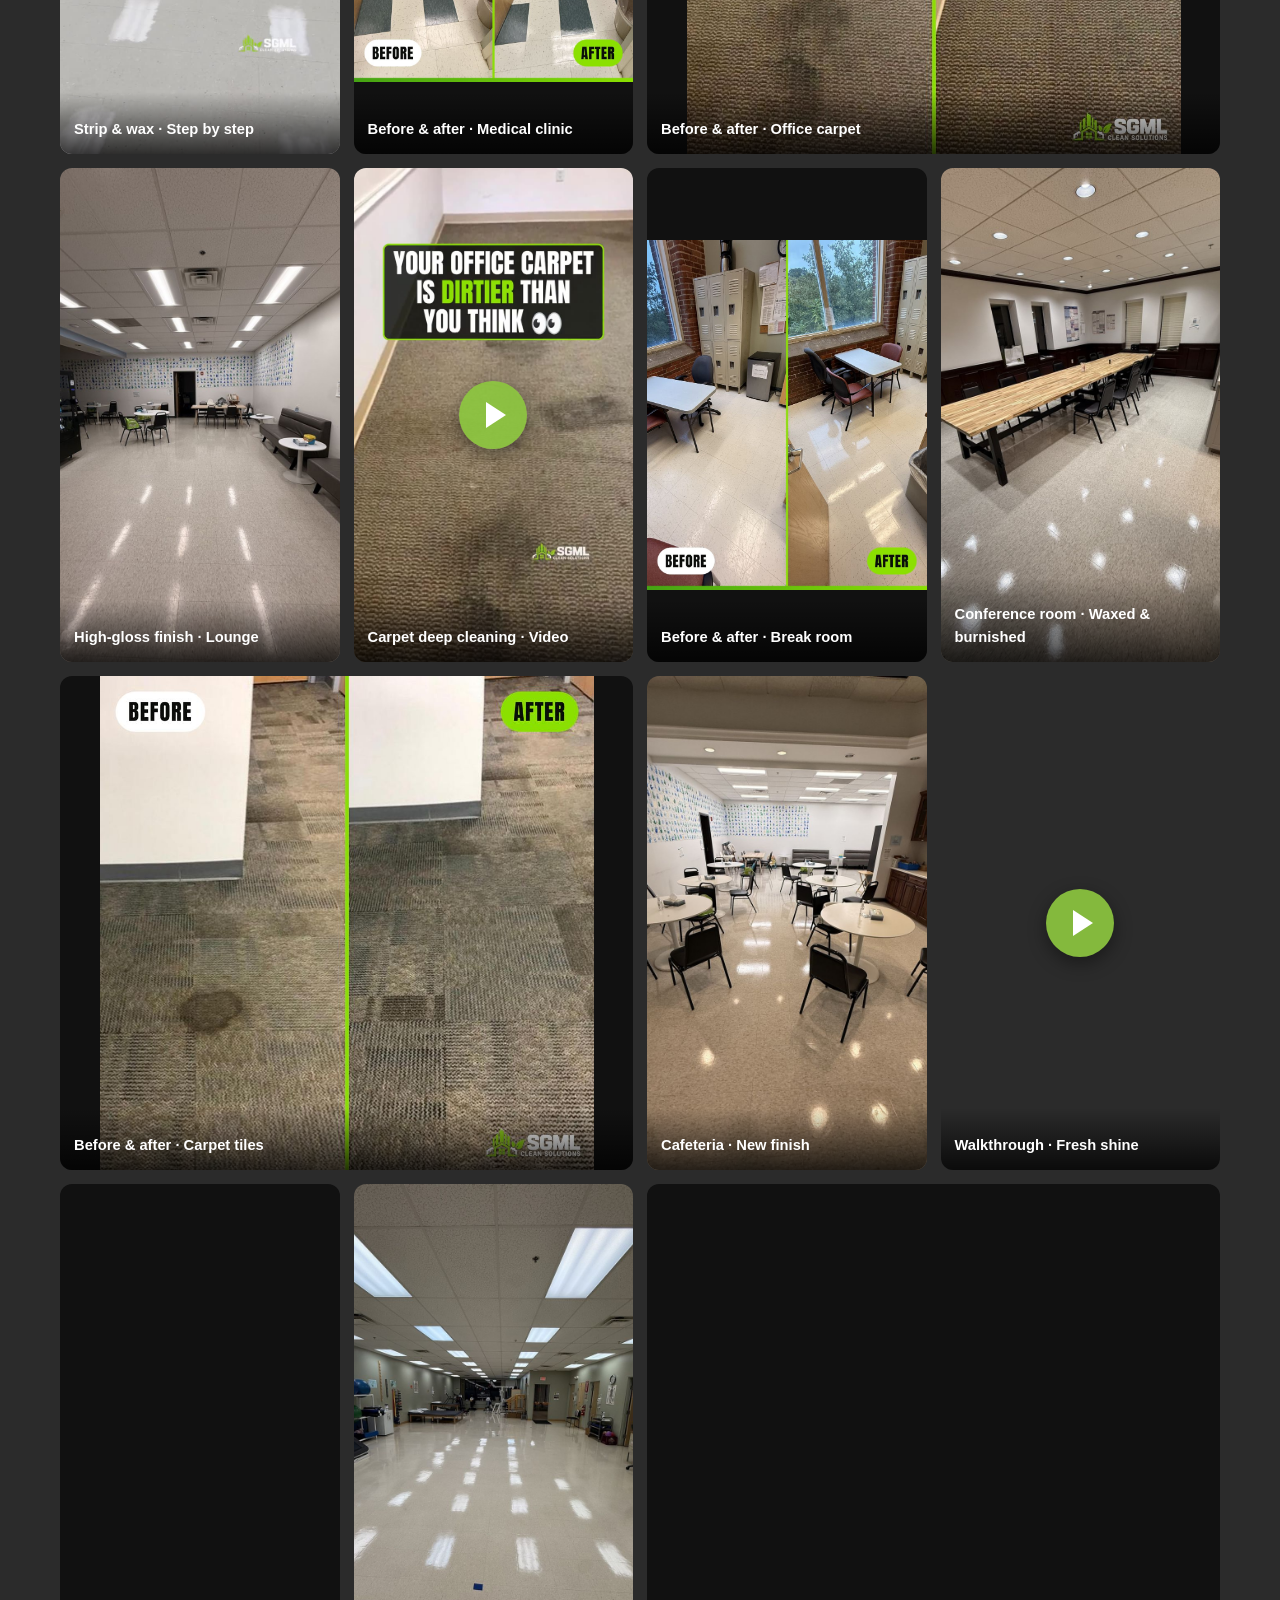
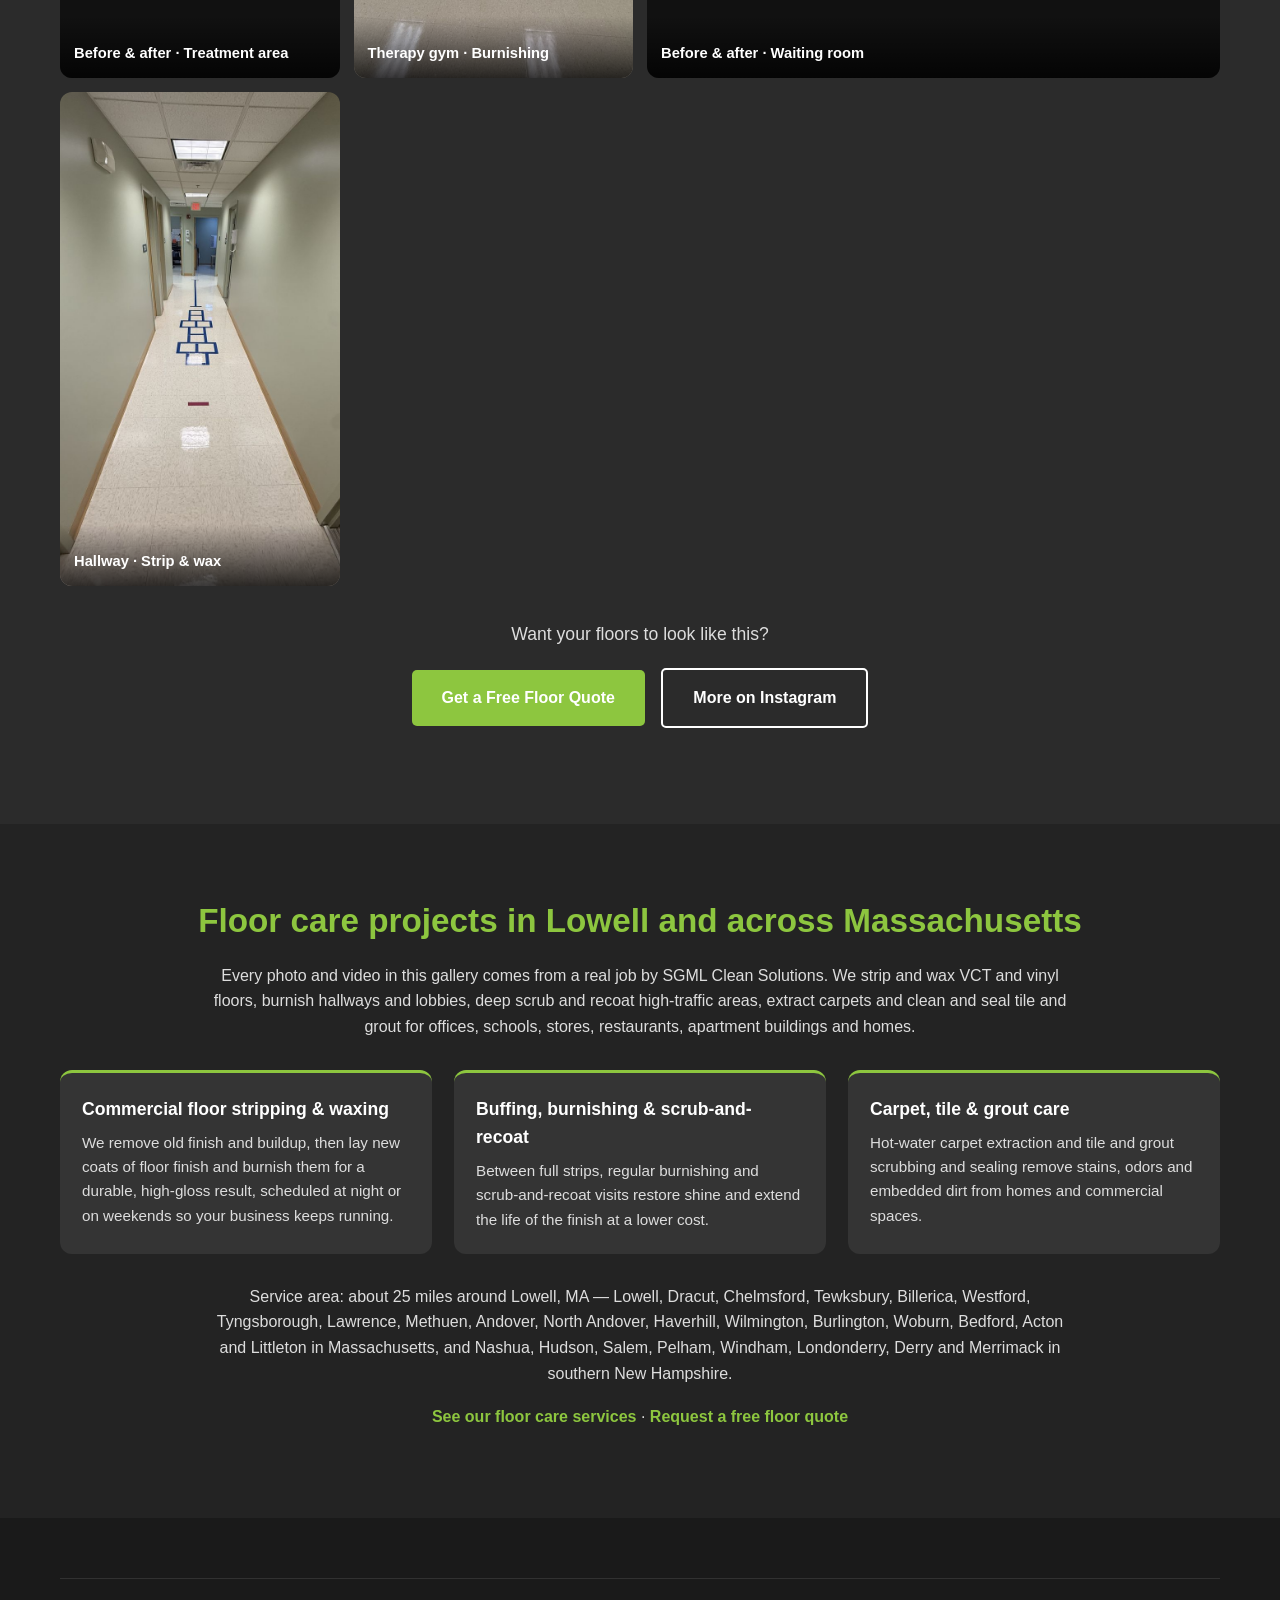
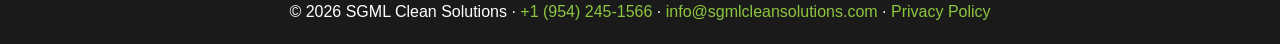
<file: gallery/index.html>
<!DOCTYPE html>
<html lang="en">
<head>
    <meta charset="UTF-8">
    <meta name="viewport" content="width=device-width, initial-scale=1.0">
    <meta http-equiv="Content-Security-Policy" content="
        default-src 'self';
        script-src 'self' https://www.googletagmanager.com https://cdn.jsdelivr.net;
        style-src 'self' 'unsafe-inline' https://fonts.googleapis.com;
        font-src 'self' https://fonts.gstatic.com;
        img-src 'self' data: https://www.googletagmanager.com https://*.google-analytics.com https://cdn.jsdelivr.net;
        media-src 'self';
        connect-src 'self' https://*.google-analytics.com https://*.analytics.google.com https://www.googletagmanager.com;
        frame-src 'none';
        form-action 'self';
        base-uri 'self';
        object-src 'none';
        upgrade-insecure-requests">
    <meta name="referrer" content="strict-origin-when-cross-origin">
    <title data-i18n="g.meta.title">Floor Care &amp; Cleaning Gallery: Real Jobs in Lowell, MA | SGML Clean Solutions</title>
    <meta name="description" content="Photos and videos of floor stripping &amp; waxing, burnishing, carpet and tile care and cleaning jobs by SGML Clean Solutions in Lowell and across Massachusetts." data-i18n-content="g.meta.description">
    <meta name="robots" content="index, follow, max-image-preview:large">
    <meta name="theme-color" content="#343434">
    <link rel="canonical" href="https://sgmlcleansolutions.com/gallery/">
    <link rel="alternate" hreflang="en" href="https://sgmlcleansolutions.com/gallery/">
    <link rel="alternate" hreflang="es" href="https://sgmlcleansolutions.com/gallery/?lang=es">
    <link rel="alternate" hreflang="x-default" href="https://sgmlcleansolutions.com/gallery/">
    <meta property="og:type" content="website">
    <meta property="og:site_name" content="SGML Clean Solutions">
    <meta property="og:url" content="https://sgmlcleansolutions.com/gallery/">
    <meta property="og:title" content="Floor Care &amp; Cleaning Gallery | SGML Clean Solutions" data-i18n-content="g.meta.title">
    <meta property="og:description" content="Real floor stripping, waxing, burnishing and cleaning jobs in Lowell and across Massachusetts." data-i18n-content="g.meta.og">
    <meta property="og:image" content="https://sgmlcleansolutions.com/assets/glossy-floor-lounge-strip-wax-lowell-ma.jpg">
    <meta property="og:image:alt" content="Glossy floor after stripping and waxing by SGML Clean Solutions in Lowell, MA">
    <meta property="og:locale" content="en_US">
    <meta property="og:locale:alternate" content="es_US">
    <meta name="twitter:card" content="summary_large_image">
    <meta name="twitter:title" content="Floor Care &amp; Cleaning Gallery | SGML Clean Solutions">
    <meta name="twitter:description" content="Real floor stripping, waxing, burnishing and cleaning jobs in Lowell and across Massachusetts.">
    <meta name="twitter:image" content="https://sgmlcleansolutions.com/assets/glossy-floor-lounge-strip-wax-lowell-ma.jpg">
    <script type="application/ld+json">
{
  "@context": "https://schema.org",
  "@graph": [
    {
      "@type": "CollectionPage",
      "@id": "https://sgmlcleansolutions.com/gallery/#page",
      "url": "https://sgmlcleansolutions.com/gallery/",
      "name": "Floor Care & Cleaning Gallery | SGML Clean Solutions",
      "description": "Photos and videos of floor stripping, waxing, burnishing, carpet and tile care and cleaning jobs by SGML Clean Solutions in Lowell and across Massachusetts.",
      "inLanguage": [
        "en",
        "es"
      ],
      "about": {
        "@id": "https://sgmlcleansolutions.com/#business"
      },
      "breadcrumb": {
        "@id": "https://sgmlcleansolutions.com/gallery/#breadcrumb"
      },
      "mainEntity": {
        "@id": "https://sgmlcleansolutions.com/gallery/#gallery"
      }
    },
    {
      "@type": "BreadcrumbList",
      "@id": "https://sgmlcleansolutions.com/gallery/#breadcrumb",
      "itemListElement": [
        {
          "@type": "ListItem",
          "position": 1,
          "name": "Home",
          "item": "https://sgmlcleansolutions.com/"
        },
        {
          "@type": "ListItem",
          "position": 2,
          "name": "Gallery",
          "item": "https://sgmlcleansolutions.com/gallery/"
        }
      ]
    },
    {
      "@type": "ImageGallery",
      "@id": "https://sgmlcleansolutions.com/gallery/#gallery",
      "name": "SGML Clean Solutions project gallery",
      "associatedMedia": [
        {
          "@type": "VideoObject",
          "name": "Floor stripping, waxing and burnishing by SGML Clean Solutions",
          "description": "Step-by-step video of a commercial floor being stripped, waxed and burnished in Massachusetts",
          "thumbnailUrl": "https://sgmlcleansolutions.com/assets/video-poster-floor-strip-wax.jpg",
          "contentUrl": "https://sgmlcleansolutions.com/assets/floor-strip-wax-process-video.mp4",
          "uploadDate": "2026-10-19",
          "publisher": {
            "@id": "https://sgmlcleansolutions.com/#business"
          }
        },
        {
          "@type": "VideoObject",
          "name": "Office carpet cleaning before and after",
          "description": "Office carpet stains before and after a deep cleaning by SGML Clean Solutions",
          "thumbnailUrl": "https://sgmlcleansolutions.com/assets/video-poster-carpet-cleaning.jpg",
          "contentUrl": "https://sgmlcleansolutions.com/assets/office-carpet-cleaning-before-after-video.mp4",
          "uploadDate": "2026-10-19",
          "publisher": {
            "@id": "https://sgmlcleansolutions.com/#business"
          }
        },
        {
          "@type": "VideoObject",
          "name": "Freshly burnished floor walkthrough",
          "description": "Walkthrough of a high-gloss commercial floor after burnishing by SGML Clean Solutions",
          "thumbnailUrl": "https://sgmlcleansolutions.com/assets/video-poster-glossy-floor-walkthrough.jpg",
          "contentUrl": "https://sgmlcleansolutions.com/assets/glossy-floor-walkthrough-video.mp4",
          "uploadDate": "2026-10-19",
          "publisher": {
            "@id": "https://sgmlcleansolutions.com/#business"
          }
        },
        {
          "@type": "ImageObject",
          "contentUrl": "https://sgmlcleansolutions.com/assets/before-after-clinic-floor-strip-wax-1.jpg",
          "caption": "Before and after floor stripping and waxing in a medical clinic exam room",
          "width": 900,
          "height": 1125,
          "creator": {
            "@id": "https://sgmlcleansolutions.com/#business"
          }
        },
        {
          "@type": "ImageObject",
          "contentUrl": "https://sgmlcleansolutions.com/assets/before-after-clinic-floor-strip-wax-2.jpg",
          "caption": "Before and after floor waxing in a medical clinic break room",
          "width": 900,
          "height": 1125,
          "creator": {
            "@id": "https://sgmlcleansolutions.com/#business"
          }
        },
        {
          "@type": "ImageObject",
          "contentUrl": "https://sgmlcleansolutions.com/assets/before-after-clinic-floor-strip-wax-3.jpg",
          "caption": "Before and after floor stripping and waxing in a clinic treatment area",
          "width": 900,
          "height": 1125,
          "creator": {
            "@id": "https://sgmlcleansolutions.com/#business"
          }
        },
        {
          "@type": "ImageObject",
          "contentUrl": "https://sgmlcleansolutions.com/assets/before-after-office-carpet-cleaning-1.jpg",
          "caption": "Before and after office carpet cleaning removing traffic stains",
          "width": 900,
          "height": 900,
          "creator": {
            "@id": "https://sgmlcleansolutions.com/#business"
          }
        },
        {
          "@type": "ImageObject",
          "contentUrl": "https://sgmlcleansolutions.com/assets/before-after-office-carpet-cleaning-2.jpg",
          "caption": "Before and after carpet tile cleaning removing a dark stain",
          "width": 900,
          "height": 900,
          "creator": {
            "@id": "https://sgmlcleansolutions.com/#business"
          }
        },
        {
          "@type": "ImageObject",
          "contentUrl": "https://sgmlcleansolutions.com/assets/before-after-office-carpet-cleaning-3.jpg",
          "caption": "Before and after waiting room carpet cleaning removing a spill stain",
          "width": 900,
          "height": 900,
          "creator": {
            "@id": "https://sgmlcleansolutions.com/#business"
          }
        },
        {
          "@type": "ImageObject",
          "contentUrl": "https://sgmlcleansolutions.com/assets/glossy-floor-lounge-strip-wax-lowell-ma.jpg",
          "caption": "High-gloss VCT floor in a lounge after strip and wax in Lowell, MA",
          "width": 900,
          "height": 1200,
          "creator": {
            "@id": "https://sgmlcleansolutions.com/#business"
          }
        },
        {
          "@type": "ImageObject",
          "contentUrl": "https://sgmlcleansolutions.com/assets/conference-room-floor-waxed-burnished-massachusetts.jpg",
          "caption": "Conference room floor waxed and burnished to a mirror shine in Massachusetts",
          "width": 900,
          "height": 1200,
          "creator": {
            "@id": "https://sgmlcleansolutions.com/#business"
          }
        },
        {
          "@type": "ImageObject",
          "contentUrl": "https://sgmlcleansolutions.com/assets/cafeteria-floor-high-gloss-finish-massachusetts.jpg",
          "caption": "Cafeteria floor with a new high-gloss finish in Massachusetts",
          "width": 900,
          "height": 1200,
          "creator": {
            "@id": "https://sgmlcleansolutions.com/#business"
          }
        },
        {
          "@type": "ImageObject",
          "contentUrl": "https://sgmlcleansolutions.com/assets/therapy-gym-floor-burnishing-lowell-ma.jpg",
          "caption": "Physical therapy gym floor after burnishing in Lowell, MA",
          "width": 900,
          "height": 1200,
          "creator": {
            "@id": "https://sgmlcleansolutions.com/#business"
          }
        },
        {
          "@type": "ImageObject",
          "contentUrl": "https://sgmlcleansolutions.com/assets/hallway-vct-floor-shine-massachusetts.jpg",
          "caption": "Hallway VCT floor shining after strip and wax in Massachusetts",
          "width": 900,
          "height": 1200,
          "creator": {
            "@id": "https://sgmlcleansolutions.com/#business"
          }
        }
      ]
    },
    {
      "@type": "LocalBusiness",
      "@id": "https://sgmlcleansolutions.com/#business",
      "name": "SGML Clean Solutions",
      "url": "https://sgmlcleansolutions.com/",
      "telephone": "+1-954-245-1566",
      "email": "info@sgmlcleansolutions.com",
      "address": {
        "@type": "PostalAddress",
        "streetAddress": "86 Agawam St",
        "addressLocality": "Lowell",
        "addressRegion": "MA",
        "postalCode": "01852",
        "addressCountry": "US"
      }
    }
  ]
}
    </script>
    <link rel="icon" href="../assets/favicon.ico" sizes="any">
    <link rel="apple-touch-icon" href="../assets/apple-touch-icon.png">
    <link rel="manifest" href="../site.webmanifest">
    <link rel="stylesheet" href="../styles.css?v=20261025">
    <script src="../analytics.js?v=20261025" defer></script>
    <script src="../config.js?v=20261025" defer></script>
    <script src="../translations.js?v=20261025" defer></script>
    <script src="../i18n.js?v=20261025" defer></script>
    <script src="../menu.js?v=20261025" defer></script>
    <script src="gallery.js?v=20261025" defer></script>
</head>
<body class="dark-theme gallery-page">
    <a class="skip-link" href="#main" data-i18n="common.skip">Skip to content</a>
    <header>
        <div class="container">
            <a href="../" class="brand" data-lang-link aria-label="SGML Clean Solutions - Home">
                <img src="../assets/sgml-clean-solutions-logo.webp" alt="SGML Clean Solutions logo" width="75" height="50">
                <span class="brand-name">SGML <span>Clean Solutions</span></span>
            </a>
            <nav aria-label="Main">
                <button class="menu-toggle" id="menu-toggle" type="button" aria-label="Open menu" aria-controls="nav-menu" aria-expanded="false" data-i18n-aria-label="common.menu"><span></span><span></span><span></span></button>
                <ul id="nav-menu">
                    <li><a href="../" data-i18n="nav.home" data-lang-link>Home</a></li>
                    <li><a href="../#about" data-i18n="nav.about" data-lang-link>About Us</a></li>
                    <li><a href="../#services" data-i18n="nav.services" data-lang-link>Services</a></li>
                    <li><a href="./" data-i18n="nav.gallery" data-lang-link aria-current="page">Gallery</a></li>
                    <li><a href="../#area" data-i18n="nav.area" data-lang-link>Service Area</a></li>
                    <li><a href="../#quote" class="nav-cta" data-i18n="nav.quote" data-lang-link>Free Quote</a></li>
                    <li class="lang-item">
                        <div class="lang-switch" role="group" aria-label="Language / Idioma">
                            <button type="button" data-lang="en" lang="en" aria-pressed="true">EN</button>
                            <button type="button" data-lang="es" lang="es" aria-pressed="false">ES</button>
                        </div>
                    </li>
                </ul>
            </nav>
        </div>
    </header>

    <main id="main">
        <section class="page-hero">
            <div class="container">
                <nav class="breadcrumb" aria-label="Breadcrumb"><a href="../" data-i18n="nav.home" data-lang-link>Home</a> › <span data-i18n="nav.gallery">Gallery</span></nav>
                <p class="eyebrow" data-i18n="g.eyebrow">Our work</p>
                <h1 data-i18n="g.title">Floor care &amp; cleaning gallery in Massachusetts</h1>
                <p data-i18n="g.intro">Real jobs by the SGML crew: stripped, waxed and burnished floors and deep-cleaned carpets in clinics, offices and commercial spaces across Massachusetts and New Hampshire.</p>
            </div>
        </section>

        <section class="ba-section" aria-labelledby="ba-title">
            <div class="container">
                <h2 id="ba-title" data-i18n="g.ba.title">See the difference</h2>
                <p class="section-intro" data-i18n="g.ba.intro">Drag the slider to compare before and after on real SGML jobs.</p>
                <div class="ba-grid">
                    <figure class="ba">
                        <div class="ba-frame">
                            <img src="../assets/slider-clinic-floor-after.jpg" alt="Clinic exam room floor after stripping and waxing" data-i18n-alt="g.ba.a1" width="900" height="1200" loading="lazy" decoding="async">
                            <div class="ba-before"><img src="../assets/slider-clinic-floor-before.jpg" alt="Clinic exam room floor before stripping and waxing" data-i18n-alt="g.ba.b1" width="900" height="1200" loading="lazy" decoding="async"></div>
                            <span class="ba-tag ba-tag-before" data-i18n="g.ba.before">Before</span>
                            <span class="ba-tag ba-tag-after" data-i18n="g.ba.after">After</span>
                            <span class="ba-handle" aria-hidden="true"></span>
                            <input type="range" class="ba-range" min="0" max="100" value="50" aria-label="Compare before and after" data-i18n-aria-label="g.ba.range">
                        </div>
                        <figcaption data-i18n="g.ba.c1">Medical clinic · Strip &amp; wax</figcaption>
                    </figure>
                    <figure class="ba">
                        <div class="ba-frame">
                            <img src="../assets/slider-office-carpet-after.jpg" alt="Office carpet after deep cleaning" data-i18n-alt="g.ba.a2" width="600" height="1100" loading="lazy" decoding="async">
                            <div class="ba-before"><img src="../assets/slider-office-carpet-before.jpg" alt="Office carpet with traffic stains before cleaning" data-i18n-alt="g.ba.b2" width="600" height="1100" loading="lazy" decoding="async"></div>
                            <span class="ba-tag ba-tag-before" data-i18n="g.ba.before">Before</span>
                            <span class="ba-tag ba-tag-after" data-i18n="g.ba.after">After</span>
                            <span class="ba-handle" aria-hidden="true"></span>
                            <input type="range" class="ba-range" min="0" max="100" value="50" aria-label="Compare before and after" data-i18n-aria-label="g.ba.range">
                        </div>
                        <figcaption data-i18n="g.ba.c2">Office carpet · Deep cleaning</figcaption>
                    </figure>
                </div>
            </div>
        </section>

        <section class="work gallery-full" aria-label="Gallery">
            <div class="container">
                <div class="gallery-filters" role="toolbar" aria-label="Filter gallery" data-i18n-aria-label="g.filter">
                    <button type="button" class="chip" data-filter="all" aria-pressed="true" data-i18n="g.f.all">All</button>
                    <button type="button" class="chip" data-filter="floors" aria-pressed="false" data-i18n="g.f.floors">Floor care</button>
                    <button type="button" class="chip" data-filter="ba" aria-pressed="false" data-i18n="g.f.ba">Before &amp; after</button>
                    <button type="button" class="chip" data-filter="carpet" aria-pressed="false" data-i18n="g.f.carpet">Carpet</button>
                    <button type="button" class="chip" data-filter="video" aria-pressed="false" data-i18n="g.f.video">Videos</button>
                    <button type="button" class="chip" data-filter="commercial" aria-pressed="false" data-i18n="g.f.commercial">Commercial</button>
                </div>
                <ul class="work-grid" id="gallery-grid">
                    <li data-cat="floors video commercial" class="tall"><button type="button" class="work-item" data-video="../assets/floor-strip-wax-process-video.mp4" data-portrait><img src="../assets/video-poster-floor-strip-wax.jpg" alt="Video of SGML Clean Solutions stripping, waxing and burnishing a commercial floor" data-i18n-alt="g.a10" width="720" height="1280" loading="lazy" decoding="async"><span class="play" aria-hidden="true"></span><span class="work-cap" data-i18n="g.i10">Strip &amp; wax · Step by step</span></button></li>
                    <li data-cat="floors ba commercial" class="tall fit"><button type="button" class="work-item" data-full="../assets/before-after-clinic-floor-strip-wax-1.jpg"><img src="../assets/before-after-clinic-floor-strip-wax-1.jpg" alt="Before and after floor stripping and waxing in a medical clinic exam room" data-i18n-alt="g.a11" width="900" height="1125" loading="lazy" decoding="async"><span class="work-cap" data-i18n="g.i11">Before &amp; after · Medical clinic</span></button></li>
                    <li data-cat="carpet ba commercial" class="wide fit"><button type="button" class="work-item" data-full="../assets/before-after-office-carpet-cleaning-1.jpg"><img src="../assets/before-after-office-carpet-cleaning-1.jpg" alt="Before and after office carpet cleaning removing traffic stains" data-i18n-alt="g.a12" width="900" height="900" loading="lazy" decoding="async"><span class="work-cap" data-i18n="g.i12">Before &amp; after · Office carpet</span></button></li>
                    <li data-cat="floors commercial" class="tall"><button type="button" class="work-item" data-full="../assets/glossy-floor-lounge-strip-wax-lowell-ma.jpg"><img src="../assets/glossy-floor-lounge-strip-wax-lowell-ma.jpg" alt="High-gloss VCT floor in a lounge after strip and wax in Lowell, MA" data-i18n-alt="g.a13" width="900" height="1200" loading="lazy" decoding="async"><span class="work-cap" data-i18n="g.i13">High-gloss finish · Lounge</span></button></li>
                    <li data-cat="carpet video commercial" class="tall"><button type="button" class="work-item" data-video="../assets/office-carpet-cleaning-before-after-video.mp4" data-portrait><img src="../assets/video-poster-carpet-cleaning.jpg" alt="Video of office carpet stains before and after deep cleaning" data-i18n-alt="g.a14" width="720" height="1280" loading="lazy" decoding="async"><span class="play" aria-hidden="true"></span><span class="work-cap" data-i18n="g.i14">Carpet deep cleaning · Video</span></button></li>
                    <li data-cat="floors ba commercial" class="tall fit"><button type="button" class="work-item" data-full="../assets/before-after-clinic-floor-strip-wax-2.jpg"><img src="../assets/before-after-clinic-floor-strip-wax-2.jpg" alt="Before and after floor waxing in a medical clinic break room" data-i18n-alt="g.a15" width="900" height="1125" loading="lazy" decoding="async"><span class="work-cap" data-i18n="g.i15">Before &amp; after · Break room</span></button></li>
                    <li data-cat="floors commercial" class="tall"><button type="button" class="work-item" data-full="../assets/conference-room-floor-waxed-burnished-massachusetts.jpg"><img src="../assets/conference-room-floor-waxed-burnished-massachusetts.jpg" alt="Conference room floor waxed and burnished to a mirror shine in Massachusetts" data-i18n-alt="g.a16" width="900" height="1200" loading="lazy" decoding="async"><span class="work-cap" data-i18n="g.i16">Conference room · Waxed &amp; burnished</span></button></li>
                    <li data-cat="carpet ba commercial" class="wide fit"><button type="button" class="work-item" data-full="../assets/before-after-office-carpet-cleaning-2.jpg"><img src="../assets/before-after-office-carpet-cleaning-2.jpg" alt="Before and after carpet tile cleaning removing a dark stain" data-i18n-alt="g.a17" width="900" height="900" loading="lazy" decoding="async"><span class="work-cap" data-i18n="g.i17">Before &amp; after · Carpet tiles</span></button></li>
                    <li data-cat="floors commercial" class="tall"><button type="button" class="work-item" data-full="../assets/cafeteria-floor-high-gloss-finish-massachusetts.jpg"><img src="../assets/cafeteria-floor-high-gloss-finish-massachusetts.jpg" alt="Cafeteria floor with a new high-gloss finish in Massachusetts" data-i18n-alt="g.a18" width="900" height="1200" loading="lazy" decoding="async"><span class="work-cap" data-i18n="g.i18">Cafeteria · New finish</span></button></li>
                    <li data-cat="floors video commercial" class="tall"><button type="button" class="work-item" data-video="../assets/glossy-floor-walkthrough-video.mp4" data-portrait><img src="../assets/video-poster-glossy-floor-walkthrough.jpg" alt="Walkthrough video of a freshly burnished glossy floor" data-i18n-alt="g.a19" width="720" height="1280" loading="lazy" decoding="async"><span class="play" aria-hidden="true"></span><span class="work-cap" data-i18n="g.i19">Walkthrough · Fresh shine</span></button></li>
                    <li data-cat="floors ba commercial" class="tall fit"><button type="button" class="work-item" data-full="../assets/before-after-clinic-floor-strip-wax-3.jpg"><img src="../assets/before-after-clinic-floor-strip-wax-3.jpg" alt="Before and after floor stripping and waxing in a clinic treatment area" data-i18n-alt="g.a20" width="900" height="1125" loading="lazy" decoding="async"><span class="work-cap" data-i18n="g.i20">Before &amp; after · Treatment area</span></button></li>
                    <li data-cat="floors commercial" class="tall"><button type="button" class="work-item" data-full="../assets/therapy-gym-floor-burnishing-lowell-ma.jpg"><img src="../assets/therapy-gym-floor-burnishing-lowell-ma.jpg" alt="Physical therapy gym floor after burnishing in Lowell, MA" data-i18n-alt="g.a21" width="900" height="1200" loading="lazy" decoding="async"><span class="work-cap" data-i18n="g.i21">Therapy gym · Burnishing</span></button></li>
                    <li data-cat="carpet ba commercial" class="wide fit"><button type="button" class="work-item" data-full="../assets/before-after-office-carpet-cleaning-3.jpg"><img src="../assets/before-after-office-carpet-cleaning-3.jpg" alt="Before and after waiting room carpet cleaning removing a spill stain" data-i18n-alt="g.a22" width="900" height="900" loading="lazy" decoding="async"><span class="work-cap" data-i18n="g.i22">Before &amp; after · Waiting room</span></button></li>
                    <li data-cat="floors commercial" class="tall"><button type="button" class="work-item" data-full="../assets/hallway-vct-floor-shine-massachusetts.jpg"><img src="../assets/hallway-vct-floor-shine-massachusetts.jpg" alt="Hallway VCT floor shining after strip and wax in Massachusetts" data-i18n-alt="g.a23" width="900" height="1200" loading="lazy" decoding="async"><span class="work-cap" data-i18n="g.i23">Hallway · Strip &amp; wax</span></button></li>
                </ul>
                <div class="gallery-cta">
                    <p data-i18n="g.cta.text">Want your floors to look like this?</p>
                    <a href="../#quote" class="cta-button" data-i18n="hero.cta" data-lang-link>Get a Free Floor Quote</a>
                    <a href="https://www.instagram.com/sgm.cleansolutions/" class="cta-button cta-secondary" target="_blank" rel="noopener noreferrer" data-i18n="g.cta.ig">More on Instagram</a>
                </div>
            </div>
        </section>
        <section class="gallery-seo" aria-labelledby="gseo-title">
            <div class="container">
                <h2 id="gseo-title" data-i18n="g.seo.title">Floor care projects in Lowell and across Massachusetts</h2>
                <p data-i18n="g.seo.p1">Every photo and video in this gallery comes from a real job by SGML Clean Solutions. We strip and wax VCT and vinyl floors, burnish hallways and lobbies, deep scrub and recoat high-traffic areas, extract carpets and clean and seal tile and grout for offices, schools, stores, restaurants, apartment buildings and homes.</p>
                <div class="gseo-grid">
                    <div>
                        <h3 data-i18n="g.seo.h1">Commercial floor stripping &amp; waxing</h3>
                        <p data-i18n="g.seo.t1">We remove old finish and buildup, then lay new coats of floor finish and burnish them for a durable, high-gloss result, scheduled at night or on weekends so your business keeps running.</p>
                    </div>
                    <div>
                        <h3 data-i18n="g.seo.h2">Buffing, burnishing &amp; scrub-and-recoat</h3>
                        <p data-i18n="g.seo.t2">Between full strips, regular burnishing and scrub-and-recoat visits restore shine and extend the life of the finish at a lower cost.</p>
                    </div>
                    <div>
                        <h3 data-i18n="g.seo.h3">Carpet, tile &amp; grout care</h3>
                        <p data-i18n="g.seo.t3">Hot-water carpet extraction and tile and grout scrubbing and sealing remove stains, odors and embedded dirt from homes and commercial spaces.</p>
                    </div>
                </div>
                <p data-i18n="g.seo.areas">Service area: about 25 miles around Lowell, MA — Lowell, Dracut, Chelmsford, Tewksbury, Billerica, Westford, Tyngsborough, Lawrence, Methuen, Andover, North Andover, Haverhill, Wilmington, Burlington, Woburn, Bedford, Acton and Littleton in Massachusetts, and Nashua, Hudson, Salem, Pelham, Windham, Londonderry, Derry and Merrimack in southern New Hampshire.</p>
                <p class="gseo-links"><a href="../services/floor-stripping-waxing/" data-lang-link data-i18n="g.seo.l1">See our floor care services</a> · <a href="../#quote" data-lang-link data-i18n="g.seo.l2">Request a free floor quote</a></p>
            </div>
        </section>
    </main>

    <dialog class="lightbox" id="lightbox" aria-label="Media viewer">
        <button type="button" class="lb-btn lb-prev" aria-label="Previous">&#8249;</button>
        <figure><div class="lb-media"></div><figcaption></figcaption></figure>
        <button type="button" class="lb-btn lb-next" aria-label="Next">&#8250;</button>
        <button type="button" class="lb-close" aria-label="Close">&times;</button>
    </dialog>

    <!-- Floating contact button: opens "Call us" / "Text us" -->
    <div class="contact-fab">
        <div class="fab-menu" id="fab-menu" hidden>
            <a href="tel:+19542451566" class="fab-option">
                <svg viewBox="0 0 24 24" width="20" height="20" aria-hidden="true"><path fill="currentColor" d="M6.6 10.8a15.1 15.1 0 0 0 6.6 6.6l2.2-2.2a1 1 0 0 1 1-.25 11.4 11.4 0 0 0 3.6.57 1 1 0 0 1 1 1V20a1 1 0 0 1-1 1A17 17 0 0 1 3 4a1 1 0 0 1 1-1h3.5a1 1 0 0 1 1 1c0 1.25.2 2.45.57 3.57a1 1 0 0 1-.25 1z"/></svg>
                <span data-i18n="contact.call">Call us</span>
            </a>
            <a href="sms:+19542451566" class="fab-option">
                <svg viewBox="0 0 24 24" width="20" height="20" aria-hidden="true"><path fill="currentColor" d="M4 3h16a2 2 0 0 1 2 2v11a2 2 0 0 1-2 2H8l-5 4V5a2 2 0 0 1 1-2zm3 6.5a1.5 1.5 0 1 0 0 3 1.5 1.5 0 0 0 0-3zm5 0a1.5 1.5 0 1 0 0 3 1.5 1.5 0 0 0 0-3zm5 0a1.5 1.5 0 1 0 0 3 1.5 1.5 0 0 0 0-3z"/></svg>
                <span data-i18n="contact.sms">Text us</span>
            </a>
        </div>
        <button type="button" class="fab-btn" id="fab-toggle" aria-expanded="false" aria-controls="fab-menu" aria-label="Contact us: call or text" data-i18n-aria-label="contact.open">
            <svg viewBox="0 0 24 24" width="28" height="28" aria-hidden="true"><path fill="currentColor" d="M4 3h16a2 2 0 0 1 2 2v11a2 2 0 0 1-2 2H8l-5 4V5a2 2 0 0 1 1-2zm3 6.5a1.5 1.5 0 1 0 0 3 1.5 1.5 0 0 0 0-3zm5 0a1.5 1.5 0 1 0 0 3 1.5 1.5 0 0 0 0-3zm5 0a1.5 1.5 0 1 0 0 3 1.5 1.5 0 0 0 0-3z"/></svg>
        </button>
    </div>

    <footer>
        <div class="container">
            <div class="footer-bottom">
                <p>&copy; <span id="current-year">2026</span> SGML Clean Solutions · <a href="tel:+19542451566">+1 (954) 245-1566</a> · <a href="mailto:info@sgmlcleansolutions.com">info@sgmlcleansolutions.com</a> · <a href="../privacy.html" data-i18n="footer.privacy" data-lang-link>Privacy Policy</a></p>
            </div>
        </div>
    </footer>
</body>
</html>
</file>
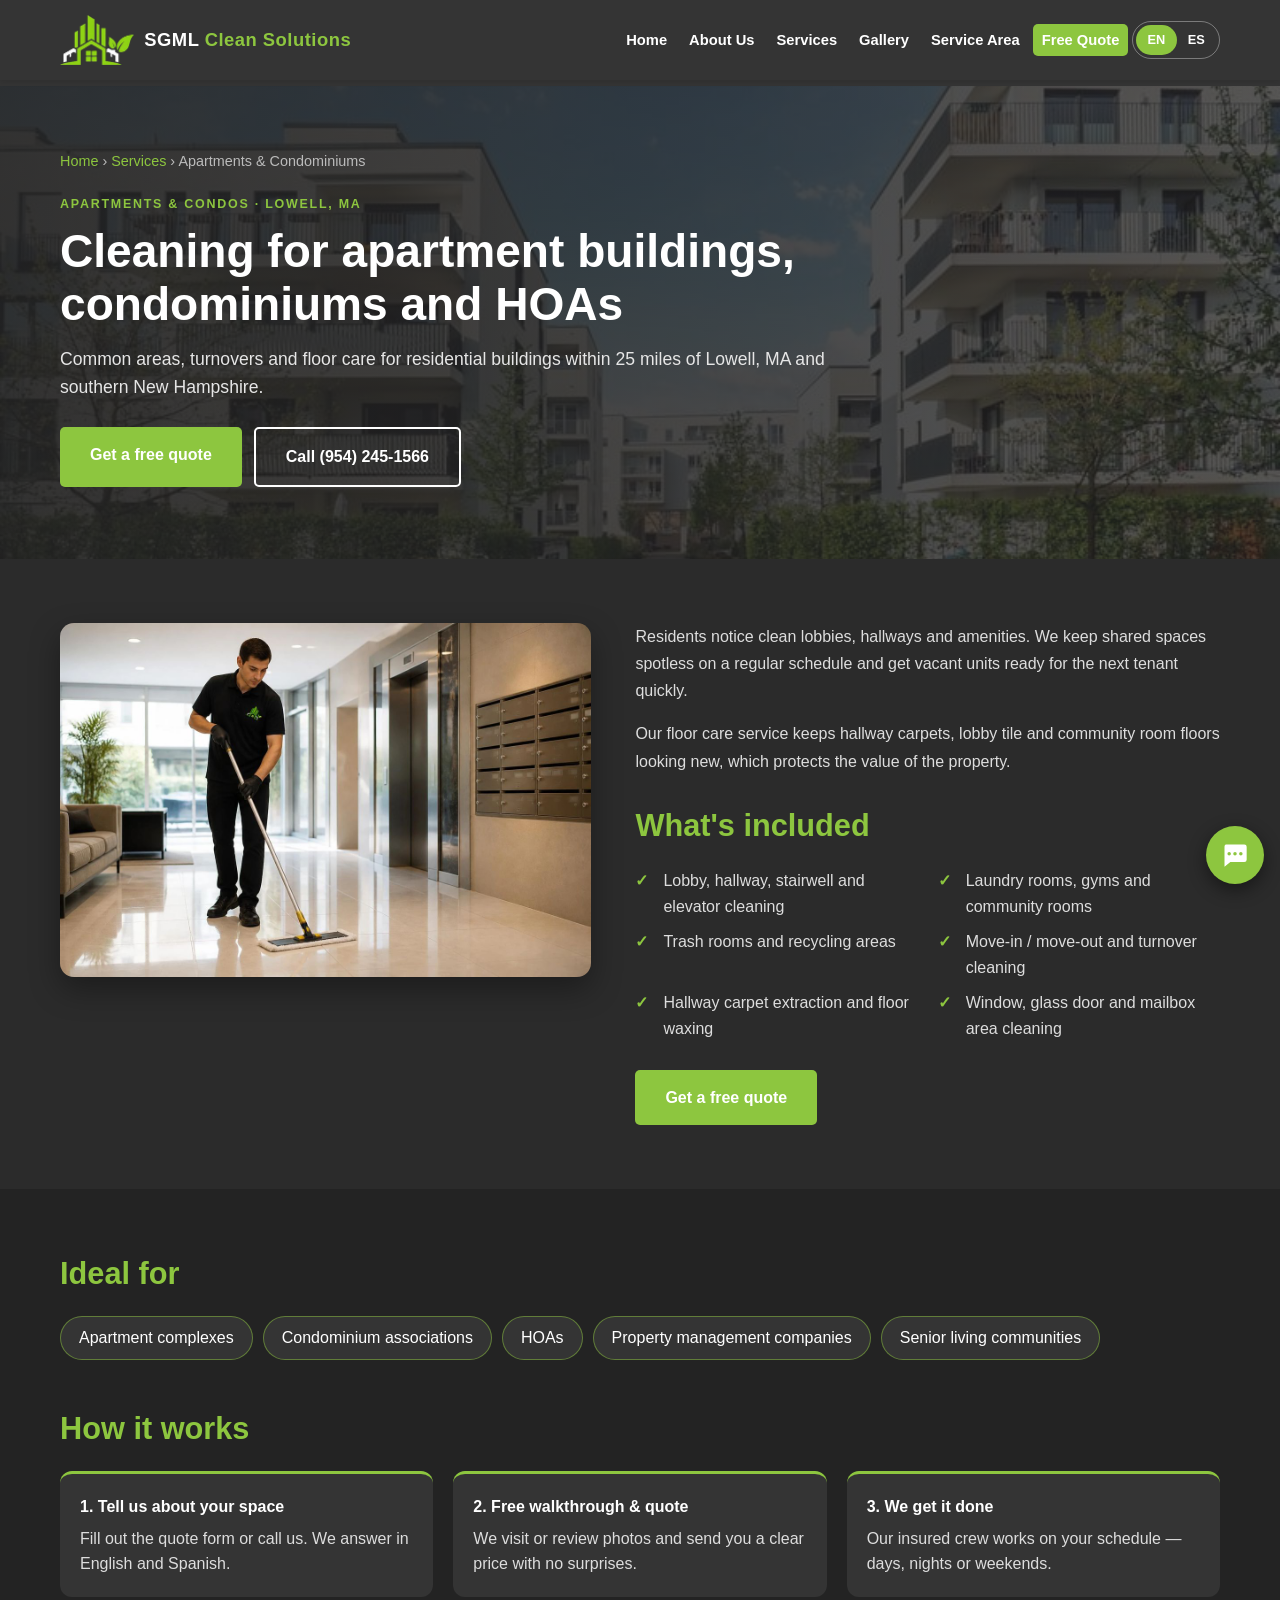
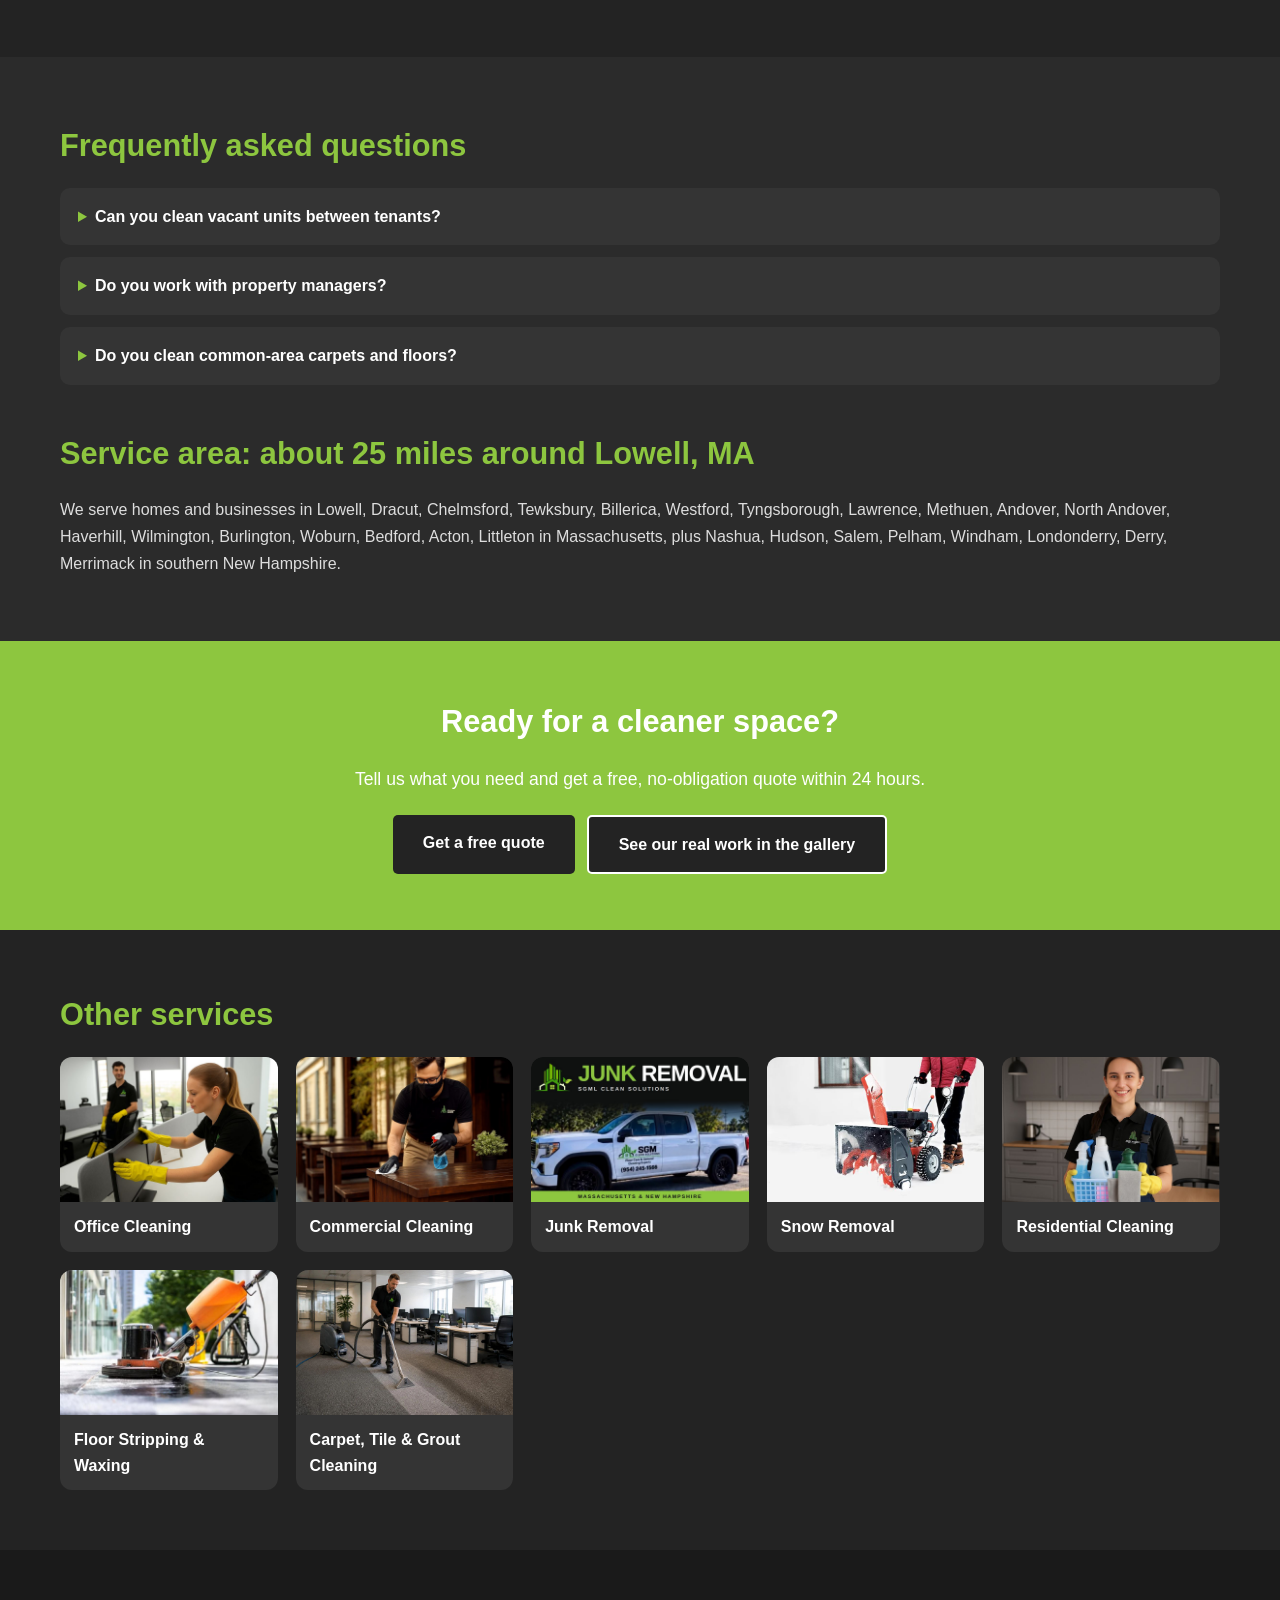
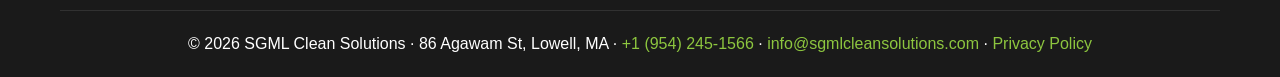
<file: services/apartment-condo-cleaning/index.html>
<!DOCTYPE html>
<html lang="en">
<head>
    <meta charset="UTF-8">
    <meta name="viewport" content="width=device-width, initial-scale=1.0">
    <!-- Generated by tools/build_services.py — edit the data there, not this file. -->
    <meta http-equiv="Content-Security-Policy" content="
        default-src 'self';
        script-src 'self' https://www.googletagmanager.com https://cdn.jsdelivr.net;
        style-src 'self' 'unsafe-inline' https://fonts.googleapis.com;
        font-src 'self' https://fonts.gstatic.com;
        img-src 'self' data: https://www.googletagmanager.com https://*.google-analytics.com https://cdn.jsdelivr.net;
        media-src 'self';
        connect-src 'self' https://*.google-analytics.com https://*.analytics.google.com https://www.googletagmanager.com;
        frame-src 'none';
        form-action 'self';
        base-uri 'self';
        object-src 'none';
        upgrade-insecure-requests">
    <meta name="referrer" content="strict-origin-when-cross-origin">
    <title data-i18n="sp.condos.metaTitle">Apartment &amp; Condo Cleaning in Lowell, MA &amp; Southern NH | SGML Clean Solutions</title>
    <meta name="description" content="Common area cleaning, turnover cleaning and floor care for apartment buildings, condominiums and HOAs in Lowell, Chelmsford, Andover, Nashua and nearby towns. Free quote." data-i18n-content="sp.condos.metaDesc">
    <meta name="robots" content="index, follow, max-image-preview:large">
    <meta name="theme-color" content="#343434">
    <link rel="canonical" href="https://sgmlcleansolutions.com/services/apartment-condo-cleaning/">
    <link rel="alternate" hreflang="en" href="https://sgmlcleansolutions.com/services/apartment-condo-cleaning/">
    <link rel="alternate" hreflang="es" href="https://sgmlcleansolutions.com/services/apartment-condo-cleaning/?lang=es">
    <link rel="alternate" hreflang="x-default" href="https://sgmlcleansolutions.com/services/apartment-condo-cleaning/">
    <meta property="og:type" content="website">
    <meta property="og:site_name" content="SGML Clean Solutions">
    <meta property="og:url" content="https://sgmlcleansolutions.com/services/apartment-condo-cleaning/">
    <meta property="og:title" content="Apartment &amp; Condo Cleaning in Lowell, MA &amp; Southern NH | SGML Clean Solutions" data-i18n-content="sp.condos.metaTitle">
    <meta property="og:description" content="Common area cleaning, turnover cleaning and floor care for apartment buildings, condominiums and HOAs in Lowell, Chelmsford, Andover, Nashua and nearby towns. Free quote." data-i18n-content="sp.condos.metaDesc">
    <meta property="og:image" content="https://sgmlcleansolutions.com/assets/apartment-condominium-cleaning.jpg">
    <meta property="og:locale" content="en_US">
    <meta property="og:locale:alternate" content="es_US">
    <meta name="twitter:card" content="summary_large_image">
    <script type="application/ld+json">
{
  "@context": "https://schema.org",
  "@graph": [
    {
      "@type": "Service",
      "@id": "https://sgmlcleansolutions.com/services/apartment-condo-cleaning/#service",
      "name": "Apartments & Condominiums",
      "serviceType": "Apartment and condominium cleaning",
      "description": "Common area cleaning, turnover cleaning and floor care for apartment buildings, condominiums and HOAs in Lowell, Chelmsford, Andover, Nashua and nearby towns. Free quote.",
      "url": "https://sgmlcleansolutions.com/services/apartment-condo-cleaning/",
      "image": "https://sgmlcleansolutions.com/assets/apartment-condominium-cleaning.jpg",
      "provider": {
        "@id": "https://sgmlcleansolutions.com/#business"
      },
      "areaServed": [
        {
          "@type": "GeoCircle",
          "geoMidpoint": {
            "@type": "GeoCoordinates",
            "latitude": 42.6334,
            "longitude": -71.3162
          },
          "geoRadius": 40000
        },
        {
          "@type": "City",
          "name": "Lowell, MA"
        },
        {
          "@type": "City",
          "name": "Dracut, MA"
        },
        {
          "@type": "City",
          "name": "Chelmsford, MA"
        },
        {
          "@type": "City",
          "name": "Tewksbury, MA"
        },
        {
          "@type": "City",
          "name": "Billerica, MA"
        },
        {
          "@type": "City",
          "name": "Westford, MA"
        },
        {
          "@type": "City",
          "name": "Tyngsborough, MA"
        },
        {
          "@type": "City",
          "name": "Lawrence, MA"
        },
        {
          "@type": "City",
          "name": "Methuen, MA"
        },
        {
          "@type": "City",
          "name": "Andover, MA"
        },
        {
          "@type": "City",
          "name": "North Andover, MA"
        },
        {
          "@type": "City",
          "name": "Haverhill, MA"
        },
        {
          "@type": "City",
          "name": "Wilmington, MA"
        },
        {
          "@type": "City",
          "name": "Burlington, MA"
        },
        {
          "@type": "City",
          "name": "Woburn, MA"
        },
        {
          "@type": "City",
          "name": "Bedford, MA"
        },
        {
          "@type": "City",
          "name": "Acton, MA"
        },
        {
          "@type": "City",
          "name": "Littleton, MA"
        },
        {
          "@type": "City",
          "name": "Nashua, NH"
        },
        {
          "@type": "City",
          "name": "Hudson, NH"
        },
        {
          "@type": "City",
          "name": "Salem, NH"
        },
        {
          "@type": "City",
          "name": "Pelham, NH"
        },
        {
          "@type": "City",
          "name": "Windham, NH"
        },
        {
          "@type": "City",
          "name": "Londonderry, NH"
        },
        {
          "@type": "City",
          "name": "Derry, NH"
        },
        {
          "@type": "City",
          "name": "Merrimack, NH"
        }
      ],
      "availableLanguage": [
        "en",
        "es"
      ]
    },
    {
      "@type": "BreadcrumbList",
      "itemListElement": [
        {
          "@type": "ListItem",
          "position": 1,
          "name": "Home",
          "item": "https://sgmlcleansolutions.com/"
        },
        {
          "@type": "ListItem",
          "position": 2,
          "name": "Services",
          "item": "https://sgmlcleansolutions.com/#services"
        },
        {
          "@type": "ListItem",
          "position": 3,
          "name": "Apartments & Condominiums",
          "item": "https://sgmlcleansolutions.com/services/apartment-condo-cleaning/"
        }
      ]
    },
    {
      "@type": "FAQPage",
      "mainEntity": [
        {
          "@type": "Question",
          "name": "Can you clean vacant units between tenants?",
          "acceptedAnswer": {
            "@type": "Answer",
            "text": "Yes. We do turnover cleaning with a fast turnaround so units are ready to show and rent."
          }
        },
        {
          "@type": "Question",
          "name": "Do you work with property managers?",
          "acceptedAnswer": {
            "@type": "Answer",
            "text": "Yes. We work directly with property managers and associations and can coordinate access and schedules with them."
          }
        },
        {
          "@type": "Question",
          "name": "Do you clean common-area carpets and floors?",
          "acceptedAnswer": {
            "@type": "Answer",
            "text": "Yes. Floor care is our specialty: carpet extraction, tile cleaning, stripping, waxing and burnishing."
          }
        }
      ]
    }
  ]
}
    </script>
    <link rel="icon" href="../../assets/favicon.ico" sizes="any">
    <link rel="icon" type="image/png" sizes="32x32" href="../../assets/favicon_32x32.png">
    <link rel="apple-touch-icon" href="../../assets/apple-touch-icon.png">
    <link rel="manifest" href="../../site.webmanifest">
    <link rel="stylesheet" href="../../styles.css?v=20261025">
    <script src="../../analytics.js?v=20261025" defer></script>
    <script src="../../config.js?v=20261025" defer></script>
    <script src="../../translations.js?v=20261025" defer></script>
    <script src="../services-i18n.js?v=20261025" defer></script>
    <script src="../../i18n.js?v=20261025" defer></script>
    <script src="../../menu.js?v=20261025" defer></script>
</head>
<body class="dark-theme service-page">
    <a class="skip-link" href="#main" data-i18n="common.skip">Skip to content</a>
    <header>
        <div class="container">
            <a href="../../" class="brand" data-lang-link aria-label="SGML Clean Solutions - Home">
                <img src="../../assets/sgml-clean-solutions-logo.webp" alt="SGML Clean Solutions logo" width="75" height="50">
                <span class="brand-name">SGML <span>Clean Solutions</span></span>
            </a>
            <nav aria-label="Main">
                <button class="menu-toggle" id="menu-toggle" type="button" aria-label="Open menu" aria-controls="nav-menu" aria-expanded="false" data-i18n-aria-label="common.menu"><span></span><span></span><span></span></button>
                <ul id="nav-menu">
                    <li><a href="../../" data-i18n="nav.home" data-lang-link>Home</a></li>
                    <li><a href="../../#about" data-i18n="nav.about" data-lang-link>About Us</a></li>
                    <li><a href="../../#services" data-i18n="nav.services" data-lang-link aria-current="page">Services</a></li>
                    <li><a href="../../gallery/" data-i18n="nav.gallery" data-lang-link>Gallery</a></li>
                    <li><a href="../../#area" data-i18n="nav.area" data-lang-link>Service Area</a></li>
                    <li><a href="../../?service=condos#quote" class="nav-cta" data-i18n="nav.quote" data-lang-link>Free Quote</a></li>
                    <li class="lang-item">
                        <div class="lang-switch" role="group" aria-label="Language / Idioma">
                            <button type="button" data-lang="en" lang="en" aria-pressed="true">EN</button>
                            <button type="button" data-lang="es" lang="es" aria-pressed="false">ES</button>
                        </div>
                    </li>
                </ul>
            </nav>
        </div>
    </header>

    <main id="main">
        <section class="svc-hero">
            <div class="container svc-hero-grid">
                <div class="svc-hero-text">
                <nav class="breadcrumb" aria-label="Breadcrumb"><a href="../../" data-i18n="nav.home" data-lang-link>Home</a> › <a href="../../#services" data-i18n="sp.c.services" data-lang-link>Services</a> › <span data-i18n="sp.condos.name">Apartments &amp; Condominiums</span></nav>
                <p class="eyebrow" data-i18n="sp.condos.eyebrow">Apartments &amp; condos · Lowell, MA</p>
                <h1 data-i18n="sp.condos.h1">Cleaning for apartment buildings, condominiums and HOAs</h1>
                <p class="svc-intro" data-i18n="sp.condos.intro">Common areas, turnovers and floor care for residential buildings within 25 miles of Lowell, MA and southern New Hampshire.</p>
                <div class="hero-actions">
                    <a href="../../?service=condos#quote" class="cta-button" data-i18n="sp.c.quote" data-lang-link>Get a free quote</a>
                    <a href="tel:+19542451566" class="cta-button cta-secondary" data-i18n="sp.c.call">Call (954) 245-1566</a>
                </div>
                </div>
                <div class="svc-banner">
                    <img src="../../assets/apartment-condominium-cleaning.jpg" alt="Apartments &amp; Condominiums — SGML Clean Solutions" data-i18n-alt="sp.condos.name" width="800" height="533" fetchpriority="high" decoding="async">
                </div>
            </div>
        </section>

        <section class="svc-detail">
            <div class="container svc-grid">
                <div class="svc-media">
                    <img src="../../assets/apartment-lobby-cleaning-lowell-ma.jpg" alt="Apartments &amp; Condominiums — SGML Clean Solutions, Lowell, MA" data-i18n-alt="sp.condos.name" width="1200" height="800" loading="lazy" decoding="async">
                </div>
                <div class="svc-text">
                    <p data-i18n="sp.condos.p1">Residents notice clean lobbies, hallways and amenities. We keep shared spaces spotless on a regular schedule and get vacant units ready for the next tenant quickly.</p>
                    <p data-i18n="sp.condos.p2">Our floor care service keeps hallway carpets, lobby tile and community room floors looking new, which protects the value of the property.</p>
                    <h2 data-i18n="sp.c.included">What's included</h2>
                    <ul class="svc-checks">
                        <li data-i18n="sp.condos.inc.1">Lobby, hallway, stairwell and elevator cleaning</li>
                        <li data-i18n="sp.condos.inc.2">Laundry rooms, gyms and community rooms</li>
                        <li data-i18n="sp.condos.inc.3">Trash rooms and recycling areas</li>
                        <li data-i18n="sp.condos.inc.4">Move-in / move-out and turnover cleaning</li>
                        <li data-i18n="sp.condos.inc.5">Hallway carpet extraction and floor waxing</li>
                        <li data-i18n="sp.condos.inc.6">Window, glass door and mailbox area cleaning</li>
                    </ul>
                    <a href="../../?service=condos#quote" class="cta-button" data-i18n="sp.c.quote" data-lang-link>Get a free quote</a>
                </div>
            </div>
        </section>

        <section class="svc-ideal">
            <div class="container">
                <h2 data-i18n="sp.c.ideal">Ideal for</h2>
                <ul class="svc-chips">
                    <li data-i18n="sp.condos.ideal.1">Apartment complexes</li>
                    <li data-i18n="sp.condos.ideal.2">Condominium associations</li>
                    <li data-i18n="sp.condos.ideal.3">HOAs</li>
                    <li data-i18n="sp.condos.ideal.4">Property management companies</li>
                    <li data-i18n="sp.condos.ideal.5">Senior living communities</li>
                </ul>
                <h2 data-i18n="sp.c.how">How it works</h2>
                <ol class="svc-steps">
                    <li><strong data-i18n="sp.c.s1t">1. Tell us about your space</strong><span data-i18n="sp.c.s1d">Fill out the quote form or call us. We answer in English and Spanish.</span></li>
                    <li><strong data-i18n="sp.c.s2t">2. Free walkthrough &amp; quote</strong><span data-i18n="sp.c.s2d">We visit or review photos and send you a clear price with no surprises.</span></li>
                    <li><strong data-i18n="sp.c.s3t">3. We get it done</strong><span data-i18n="sp.c.s3d">Our insured crew works on your schedule — days, nights or weekends.</span></li>
                </ol>
            </div>
        </section>

        <section class="svc-faq">
            <div class="container">
                <h2 data-i18n="sp.c.faq">Frequently asked questions</h2>
                <details class="faq-item"><summary data-i18n="sp.condos.faq.1.q">Can you clean vacant units between tenants?</summary><p data-i18n="sp.condos.faq.1.a">Yes. We do turnover cleaning with a fast turnaround so units are ready to show and rent.</p></details>
                <details class="faq-item"><summary data-i18n="sp.condos.faq.2.q">Do you work with property managers?</summary><p data-i18n="sp.condos.faq.2.a">Yes. We work directly with property managers and associations and can coordinate access and schedules with them.</p></details>
                <details class="faq-item"><summary data-i18n="sp.condos.faq.3.q">Do you clean common-area carpets and floors?</summary><p data-i18n="sp.condos.faq.3.a">Yes. Floor care is our specialty: carpet extraction, tile cleaning, stripping, waxing and burnishing.</p></details>
                <h2 data-i18n="sp.c.areaTitle">Service area: about 25 miles around Lowell, MA</h2>
                <p class="svc-area" data-i18n="sp.c.areaText">We serve homes and businesses in Lowell, Dracut, Chelmsford, Tewksbury, Billerica, Westford, Tyngsborough, Lawrence, Methuen, Andover, North Andover, Haverhill, Wilmington, Burlington, Woburn, Bedford, Acton, Littleton in Massachusetts, plus Nashua, Hudson, Salem, Pelham, Windham, Londonderry, Derry, Merrimack in southern New Hampshire.</p>
            </div>
        </section>

        <section class="svc-band">
            <div class="container">
                <h2 data-i18n="sp.c.bandTitle">Ready for a cleaner space?</h2>
                <p data-i18n="sp.c.bandText">Tell us what you need and get a free, no-obligation quote within 24 hours.</p>
                <div class="hero-actions">
                    <a href="../../?service=condos#quote" class="cta-button" data-i18n="sp.c.quote" data-lang-link>Get a free quote</a>
                    <a href="../../gallery/" class="cta-button cta-secondary" data-i18n="sp.c.gallery" data-lang-link>See our real work in the gallery</a>
                </div>
            </div>
        </section>

        <section class="svc-related">
            <div class="container">
                <h2 data-i18n="sp.c.related">Other services</h2>
                <ul class="svc-related-grid">
                    <li><a href="../office-cleaning/" data-lang-link><img src="../../assets/office-cleaning-massachusetts.jpg" alt="" width="900" height="600" loading="lazy" decoding="async"><span data-i18n="sp.office.name">Office Cleaning</span></a></li>
                    <li><a href="../commercial-cleaning/" data-lang-link><img src="../../assets/commercial-cleaning-massachusetts.jpg" alt="" width="900" height="600" loading="lazy" decoding="async"><span data-i18n="sp.commercial.name">Commercial Cleaning</span></a></li>
                    <li><a href="../junk-removal/" data-lang-link><img src="../../assets/junk-removal-truck-massachusetts-new-hampshire.jpg" alt="" width="900" height="600" loading="lazy" decoding="async"><span data-i18n="sp.junk.name">Junk Removal</span></a></li>
                    <li><a href="../snow-removal/" data-lang-link><img src="../../assets/snow-removal-lowell-ma.jpg" alt="" width="620" height="420" loading="lazy" decoding="async"><span data-i18n="sp.snow.name">Snow Removal</span></a></li>
                    <li><a href="../residential-cleaning/" data-lang-link><img src="../../assets/residential-house-cleaning-lowell-ma.jpg" alt="" width="900" height="708" loading="lazy" decoding="async"><span data-i18n="sp.residential.name">Residential Cleaning</span></a></li>
                    <li><a href="../floor-stripping-waxing/" data-lang-link><img src="../../assets/floor-stripping-waxing-massachusetts.jpg" alt="" width="900" height="601" loading="lazy" decoding="async"><span data-i18n="sp.stripwax.name">Floor Stripping &amp; Waxing</span></a></li>
                    <li><a href="../carpet-cleaning/" data-lang-link><img src="../../assets/carpet-cleaning-extraction-lowell-ma.jpg" alt="" width="1200" height="800" loading="lazy" decoding="async"><span data-i18n="sp.carpet.name">Carpet, Tile &amp; Grout Cleaning</span></a></li>
                </ul>
            </div>
        </section>
    </main>

    <!-- Floating contact button: opens "Call us" / "Text us" -->
    <div class="contact-fab">
        <div class="fab-menu" id="fab-menu" hidden>
            <a href="tel:+19542451566" class="fab-option">
                <svg viewBox="0 0 24 24" width="20" height="20" aria-hidden="true"><path fill="currentColor" d="M6.6 10.8a15.1 15.1 0 0 0 6.6 6.6l2.2-2.2a1 1 0 0 1 1-.25 11.4 11.4 0 0 0 3.6.57 1 1 0 0 1 1 1V20a1 1 0 0 1-1 1A17 17 0 0 1 3 4a1 1 0 0 1 1-1h3.5a1 1 0 0 1 1 1c0 1.25.2 2.45.57 3.57a1 1 0 0 1-.25 1z"/></svg>
                <span data-i18n="contact.call">Call us</span>
            </a>
            <a href="sms:+19542451566" class="fab-option">
                <svg viewBox="0 0 24 24" width="20" height="20" aria-hidden="true"><path fill="currentColor" d="M4 3h16a2 2 0 0 1 2 2v11a2 2 0 0 1-2 2H8l-5 4V5a2 2 0 0 1 1-2zm3 6.5a1.5 1.5 0 1 0 0 3 1.5 1.5 0 0 0 0-3zm5 0a1.5 1.5 0 1 0 0 3 1.5 1.5 0 0 0 0-3zm5 0a1.5 1.5 0 1 0 0 3 1.5 1.5 0 0 0 0-3z"/></svg>
                <span data-i18n="contact.sms">Text us</span>
            </a>
        </div>
        <button type="button" class="fab-btn" id="fab-toggle" aria-expanded="false" aria-controls="fab-menu" aria-label="Contact us: call or text" data-i18n-aria-label="contact.open">
            <svg viewBox="0 0 24 24" width="28" height="28" aria-hidden="true"><path fill="currentColor" d="M4 3h16a2 2 0 0 1 2 2v11a2 2 0 0 1-2 2H8l-5 4V5a2 2 0 0 1 1-2zm3 6.5a1.5 1.5 0 1 0 0 3 1.5 1.5 0 0 0 0-3zm5 0a1.5 1.5 0 1 0 0 3 1.5 1.5 0 0 0 0-3zm5 0a1.5 1.5 0 1 0 0 3 1.5 1.5 0 0 0 0-3z"/></svg>
        </button>
    </div>

    <footer>
        <div class="container">
            <div class="footer-bottom">
                <p>&copy; <span id="current-year">2026</span> SGML Clean Solutions · 86 Agawam St, Lowell, MA · <a href="tel:+19542451566">+1 (954) 245-1566</a> · <a href="mailto:info@sgmlcleansolutions.com">info@sgmlcleansolutions.com</a> · <a href="../../privacy.html" data-i18n="footer.privacy" data-lang-link>Privacy Policy</a></p>
            </div>
        </div>
    </footer>
</body>
</html>
</file>
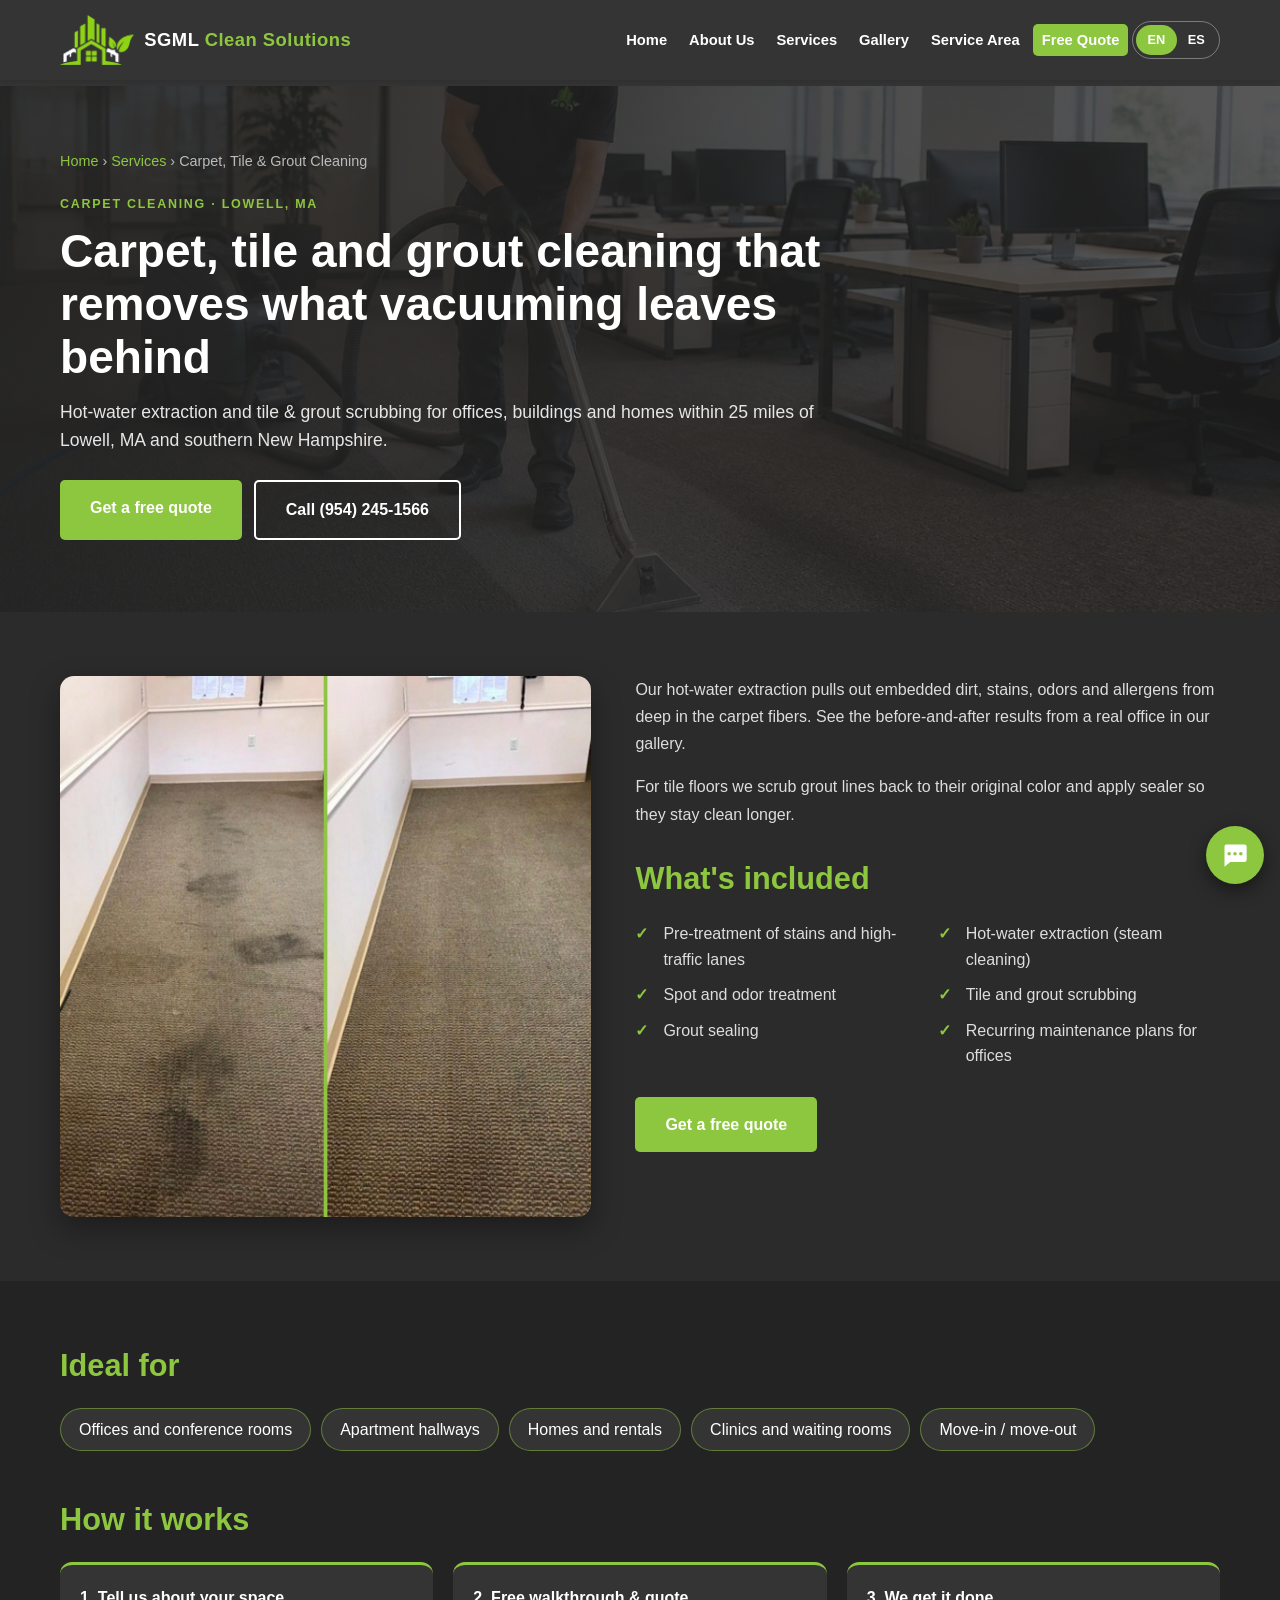
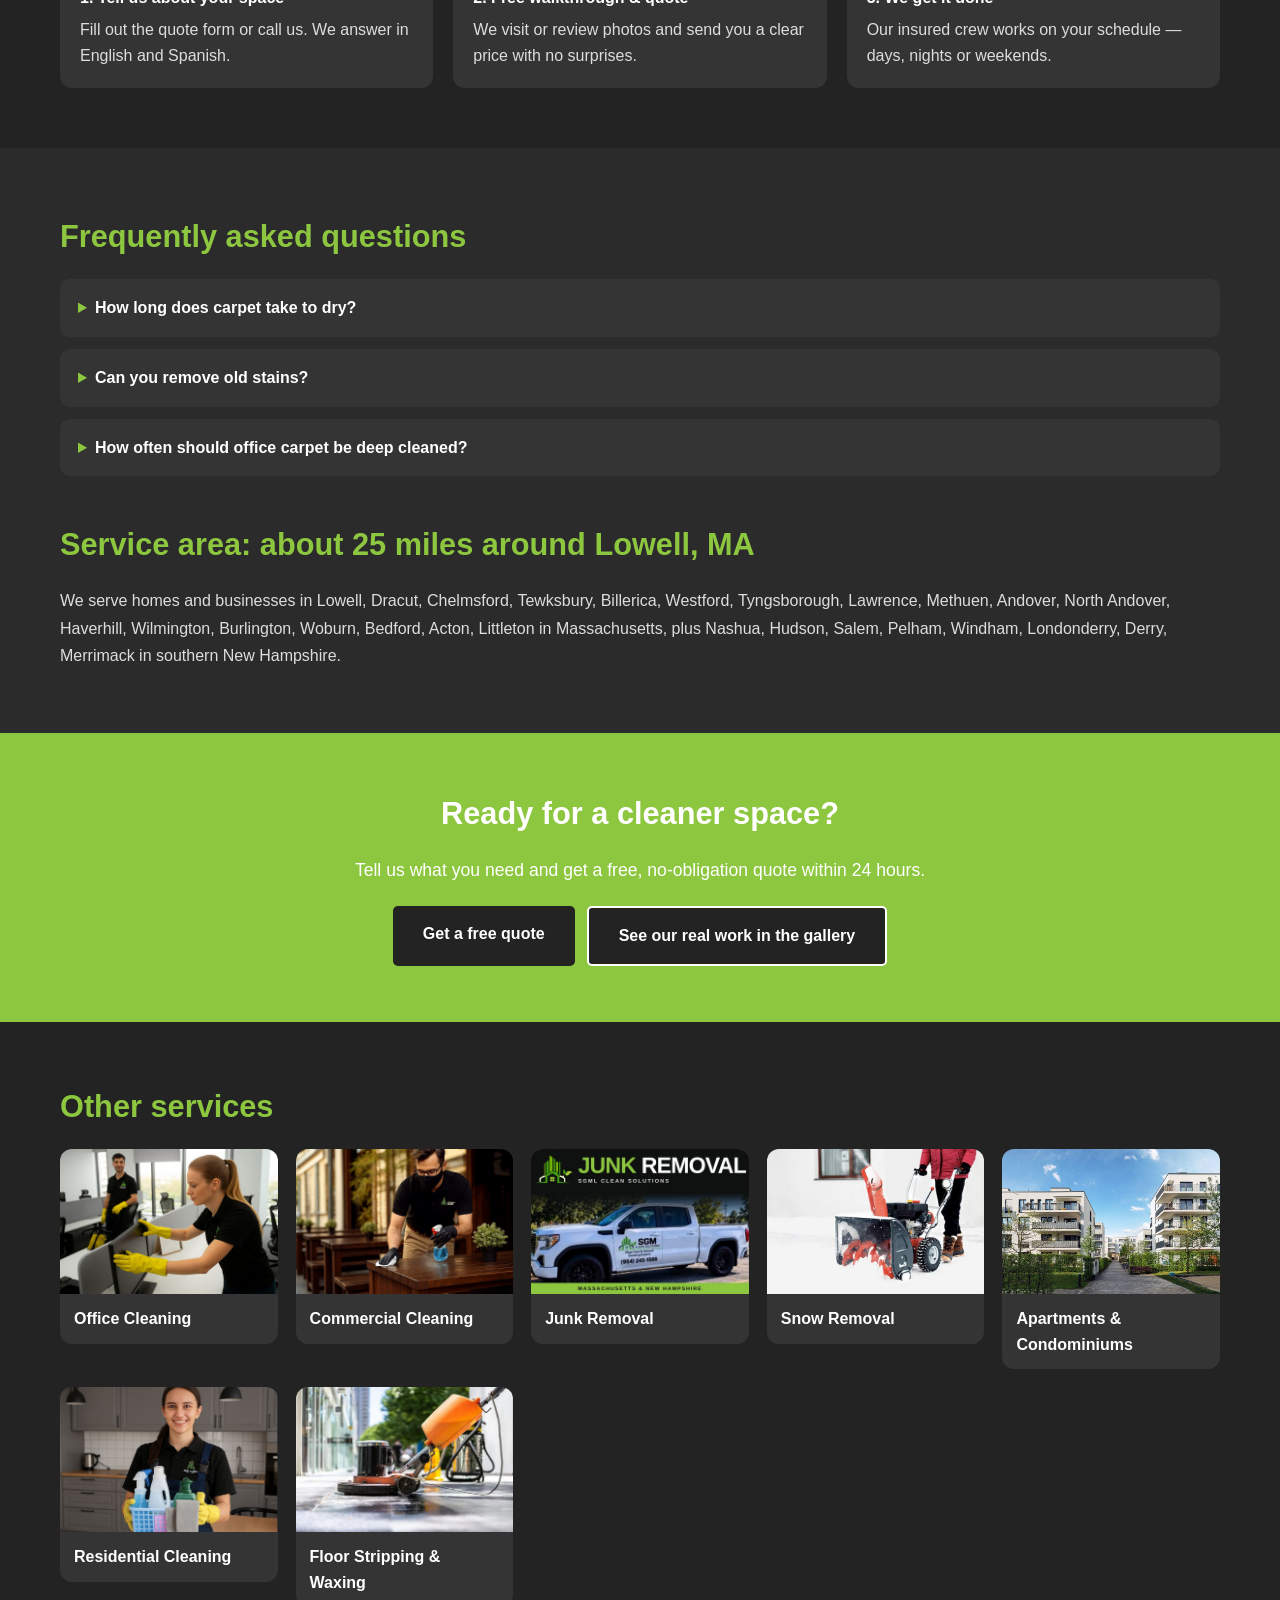
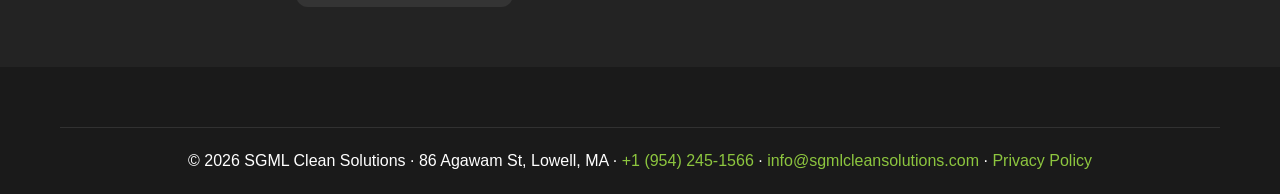
<file: services/carpet-cleaning/index.html>
<!DOCTYPE html>
<html lang="en">
<head>
    <meta charset="UTF-8">
    <meta name="viewport" content="width=device-width, initial-scale=1.0">
    <!-- Generated by tools/build_services.py — edit the data there, not this file. -->
    <meta http-equiv="Content-Security-Policy" content="
        default-src 'self';
        script-src 'self' https://www.googletagmanager.com https://cdn.jsdelivr.net;
        style-src 'self' 'unsafe-inline' https://fonts.googleapis.com;
        font-src 'self' https://fonts.gstatic.com;
        img-src 'self' data: https://www.googletagmanager.com https://*.google-analytics.com https://cdn.jsdelivr.net;
        media-src 'self';
        connect-src 'self' https://*.google-analytics.com https://*.analytics.google.com https://www.googletagmanager.com;
        frame-src 'none';
        form-action 'self';
        base-uri 'self';
        object-src 'none';
        upgrade-insecure-requests">
    <meta name="referrer" content="strict-origin-when-cross-origin">
    <title data-i18n="sp.carpet.metaTitle">Carpet Cleaning in Lowell, MA &amp; Southern NH | SGML Clean Solutions</title>
    <meta name="description" content="Hot-water carpet extraction, stain removal and tile &amp; grout cleaning for offices and homes in Lowell, Dracut, Tewksbury, Methuen, Nashua, Hudson and nearby towns. Free quote." data-i18n-content="sp.carpet.metaDesc">
    <meta name="robots" content="index, follow, max-image-preview:large">
    <meta name="theme-color" content="#343434">
    <link rel="canonical" href="https://sgmlcleansolutions.com/services/carpet-cleaning/">
    <link rel="alternate" hreflang="en" href="https://sgmlcleansolutions.com/services/carpet-cleaning/">
    <link rel="alternate" hreflang="es" href="https://sgmlcleansolutions.com/services/carpet-cleaning/?lang=es">
    <link rel="alternate" hreflang="x-default" href="https://sgmlcleansolutions.com/services/carpet-cleaning/">
    <meta property="og:type" content="website">
    <meta property="og:site_name" content="SGML Clean Solutions">
    <meta property="og:url" content="https://sgmlcleansolutions.com/services/carpet-cleaning/">
    <meta property="og:title" content="Carpet Cleaning in Lowell, MA &amp; Southern NH | SGML Clean Solutions" data-i18n-content="sp.carpet.metaTitle">
    <meta property="og:description" content="Hot-water carpet extraction, stain removal and tile &amp; grout cleaning for offices and homes in Lowell, Dracut, Tewksbury, Methuen, Nashua, Hudson and nearby towns. Free quote." data-i18n-content="sp.carpet.metaDesc">
    <meta property="og:image" content="https://sgmlcleansolutions.com/assets/carpet-cleaning-extraction-lowell-ma.jpg">
    <meta property="og:locale" content="en_US">
    <meta property="og:locale:alternate" content="es_US">
    <meta name="twitter:card" content="summary_large_image">
    <script type="application/ld+json">
{
  "@context": "https://schema.org",
  "@graph": [
    {
      "@type": "Service",
      "@id": "https://sgmlcleansolutions.com/services/carpet-cleaning/#service",
      "name": "Carpet, Tile & Grout Cleaning",
      "serviceType": "Carpet cleaning",
      "description": "Hot-water carpet extraction, stain removal and tile & grout cleaning for offices and homes in Lowell, Dracut, Tewksbury, Methuen, Nashua, Hudson and nearby towns. Free quote.",
      "url": "https://sgmlcleansolutions.com/services/carpet-cleaning/",
      "image": "https://sgmlcleansolutions.com/assets/carpet-cleaning-extraction-lowell-ma.jpg",
      "provider": {
        "@id": "https://sgmlcleansolutions.com/#business"
      },
      "areaServed": [
        {
          "@type": "GeoCircle",
          "geoMidpoint": {
            "@type": "GeoCoordinates",
            "latitude": 42.6334,
            "longitude": -71.3162
          },
          "geoRadius": 40000
        },
        {
          "@type": "City",
          "name": "Lowell, MA"
        },
        {
          "@type": "City",
          "name": "Dracut, MA"
        },
        {
          "@type": "City",
          "name": "Chelmsford, MA"
        },
        {
          "@type": "City",
          "name": "Tewksbury, MA"
        },
        {
          "@type": "City",
          "name": "Billerica, MA"
        },
        {
          "@type": "City",
          "name": "Westford, MA"
        },
        {
          "@type": "City",
          "name": "Tyngsborough, MA"
        },
        {
          "@type": "City",
          "name": "Lawrence, MA"
        },
        {
          "@type": "City",
          "name": "Methuen, MA"
        },
        {
          "@type": "City",
          "name": "Andover, MA"
        },
        {
          "@type": "City",
          "name": "North Andover, MA"
        },
        {
          "@type": "City",
          "name": "Haverhill, MA"
        },
        {
          "@type": "City",
          "name": "Wilmington, MA"
        },
        {
          "@type": "City",
          "name": "Burlington, MA"
        },
        {
          "@type": "City",
          "name": "Woburn, MA"
        },
        {
          "@type": "City",
          "name": "Bedford, MA"
        },
        {
          "@type": "City",
          "name": "Acton, MA"
        },
        {
          "@type": "City",
          "name": "Littleton, MA"
        },
        {
          "@type": "City",
          "name": "Nashua, NH"
        },
        {
          "@type": "City",
          "name": "Hudson, NH"
        },
        {
          "@type": "City",
          "name": "Salem, NH"
        },
        {
          "@type": "City",
          "name": "Pelham, NH"
        },
        {
          "@type": "City",
          "name": "Windham, NH"
        },
        {
          "@type": "City",
          "name": "Londonderry, NH"
        },
        {
          "@type": "City",
          "name": "Derry, NH"
        },
        {
          "@type": "City",
          "name": "Merrimack, NH"
        }
      ],
      "availableLanguage": [
        "en",
        "es"
      ]
    },
    {
      "@type": "BreadcrumbList",
      "itemListElement": [
        {
          "@type": "ListItem",
          "position": 1,
          "name": "Home",
          "item": "https://sgmlcleansolutions.com/"
        },
        {
          "@type": "ListItem",
          "position": 2,
          "name": "Services",
          "item": "https://sgmlcleansolutions.com/#services"
        },
        {
          "@type": "ListItem",
          "position": 3,
          "name": "Carpet, Tile & Grout Cleaning",
          "item": "https://sgmlcleansolutions.com/services/carpet-cleaning/"
        }
      ]
    },
    {
      "@type": "FAQPage",
      "mainEntity": [
        {
          "@type": "Question",
          "name": "How long does carpet take to dry?",
          "acceptedAnswer": {
            "@type": "Answer",
            "text": "Usually 4–8 hours depending on the carpet and ventilation. We can schedule evening work so it is dry by morning."
          }
        },
        {
          "@type": "Question",
          "name": "Can you remove old stains?",
          "acceptedAnswer": {
            "@type": "Answer",
            "text": "Most stains come out with pre-treatment and extraction. Some old or dyed stains can be lightened but not always fully removed; we tell you honestly before we start."
          }
        },
        {
          "@type": "Question",
          "name": "How often should office carpet be deep cleaned?",
          "acceptedAnswer": {
            "@type": "Answer",
            "text": "We recommend every 3–6 months for busy offices, with spot cleaning in between."
          }
        }
      ]
    }
  ]
}
    </script>
    <link rel="icon" href="../../assets/favicon.ico" sizes="any">
    <link rel="icon" type="image/png" sizes="32x32" href="../../assets/favicon_32x32.png">
    <link rel="apple-touch-icon" href="../../assets/apple-touch-icon.png">
    <link rel="manifest" href="../../site.webmanifest">
    <link rel="stylesheet" href="../../styles.css?v=20261025">
    <script src="../../analytics.js?v=20261025" defer></script>
    <script src="../../config.js?v=20261025" defer></script>
    <script src="../../translations.js?v=20261025" defer></script>
    <script src="../services-i18n.js?v=20261025" defer></script>
    <script src="../../i18n.js?v=20261025" defer></script>
    <script src="../../menu.js?v=20261025" defer></script>
</head>
<body class="dark-theme service-page">
    <a class="skip-link" href="#main" data-i18n="common.skip">Skip to content</a>
    <header>
        <div class="container">
            <a href="../../" class="brand" data-lang-link aria-label="SGML Clean Solutions - Home">
                <img src="../../assets/sgml-clean-solutions-logo.webp" alt="SGML Clean Solutions logo" width="75" height="50">
                <span class="brand-name">SGML <span>Clean Solutions</span></span>
            </a>
            <nav aria-label="Main">
                <button class="menu-toggle" id="menu-toggle" type="button" aria-label="Open menu" aria-controls="nav-menu" aria-expanded="false" data-i18n-aria-label="common.menu"><span></span><span></span><span></span></button>
                <ul id="nav-menu">
                    <li><a href="../../" data-i18n="nav.home" data-lang-link>Home</a></li>
                    <li><a href="../../#about" data-i18n="nav.about" data-lang-link>About Us</a></li>
                    <li><a href="../../#services" data-i18n="nav.services" data-lang-link aria-current="page">Services</a></li>
                    <li><a href="../../gallery/" data-i18n="nav.gallery" data-lang-link>Gallery</a></li>
                    <li><a href="../../#area" data-i18n="nav.area" data-lang-link>Service Area</a></li>
                    <li><a href="../../?service=floors#quote" class="nav-cta" data-i18n="nav.quote" data-lang-link>Free Quote</a></li>
                    <li class="lang-item">
                        <div class="lang-switch" role="group" aria-label="Language / Idioma">
                            <button type="button" data-lang="en" lang="en" aria-pressed="true">EN</button>
                            <button type="button" data-lang="es" lang="es" aria-pressed="false">ES</button>
                        </div>
                    </li>
                </ul>
            </nav>
        </div>
    </header>

    <main id="main">
        <section class="svc-hero">
            <div class="container svc-hero-grid">
                <div class="svc-hero-text">
                <nav class="breadcrumb" aria-label="Breadcrumb"><a href="../../" data-i18n="nav.home" data-lang-link>Home</a> › <a href="../../#services" data-i18n="sp.c.services" data-lang-link>Services</a> › <span data-i18n="sp.carpet.name">Carpet, Tile &amp; Grout Cleaning</span></nav>
                <p class="eyebrow" data-i18n="sp.carpet.eyebrow">Carpet cleaning · Lowell, MA</p>
                <h1 data-i18n="sp.carpet.h1">Carpet, tile and grout cleaning that removes what vacuuming leaves behind</h1>
                <p class="svc-intro" data-i18n="sp.carpet.intro">Hot-water extraction and tile &amp; grout scrubbing for offices, buildings and homes within 25 miles of Lowell, MA and southern New Hampshire.</p>
                <div class="hero-actions">
                    <a href="../../?service=floors#quote" class="cta-button" data-i18n="sp.c.quote" data-lang-link>Get a free quote</a>
                    <a href="tel:+19542451566" class="cta-button cta-secondary" data-i18n="sp.c.call">Call (954) 245-1566</a>
                </div>
                </div>
                <div class="svc-banner">
                    <img src="../../assets/carpet-cleaning-extraction-lowell-ma.jpg" alt="Carpet, Tile &amp; Grout Cleaning — SGML Clean Solutions" data-i18n-alt="sp.carpet.name" width="1200" height="800" fetchpriority="high" decoding="async">
                </div>
            </div>
        </section>

        <section class="svc-detail">
            <div class="container svc-grid">
                <div class="svc-media">
                    <img src="../../assets/office-carpet-before-after-lowell-ma.jpg" alt="Carpet, Tile &amp; Grout Cleaning — SGML Clean Solutions, Lowell, MA" data-i18n-alt="sp.carpet.name" width="1136" height="1156" loading="lazy" decoding="async">
                </div>
                <div class="svc-text">
                    <p data-i18n="sp.carpet.p1">Our hot-water extraction pulls out embedded dirt, stains, odors and allergens from deep in the carpet fibers. See the before-and-after results from a real office in our gallery.</p>
                    <p data-i18n="sp.carpet.p2">For tile floors we scrub grout lines back to their original color and apply sealer so they stay clean longer.</p>
                    <h2 data-i18n="sp.c.included">What's included</h2>
                    <ul class="svc-checks">
                        <li data-i18n="sp.carpet.inc.1">Pre-treatment of stains and high-traffic lanes</li>
                        <li data-i18n="sp.carpet.inc.2">Hot-water extraction (steam cleaning)</li>
                        <li data-i18n="sp.carpet.inc.3">Spot and odor treatment</li>
                        <li data-i18n="sp.carpet.inc.4">Tile and grout scrubbing</li>
                        <li data-i18n="sp.carpet.inc.5">Grout sealing</li>
                        <li data-i18n="sp.carpet.inc.6">Recurring maintenance plans for offices</li>
                    </ul>
                    <a href="../../?service=floors#quote" class="cta-button" data-i18n="sp.c.quote" data-lang-link>Get a free quote</a>
                </div>
            </div>
        </section>

        <section class="svc-ideal">
            <div class="container">
                <h2 data-i18n="sp.c.ideal">Ideal for</h2>
                <ul class="svc-chips">
                    <li data-i18n="sp.carpet.ideal.1">Offices and conference rooms</li>
                    <li data-i18n="sp.carpet.ideal.2">Apartment hallways</li>
                    <li data-i18n="sp.carpet.ideal.3">Homes and rentals</li>
                    <li data-i18n="sp.carpet.ideal.4">Clinics and waiting rooms</li>
                    <li data-i18n="sp.carpet.ideal.5">Move-in / move-out</li>
                </ul>
                <h2 data-i18n="sp.c.how">How it works</h2>
                <ol class="svc-steps">
                    <li><strong data-i18n="sp.c.s1t">1. Tell us about your space</strong><span data-i18n="sp.c.s1d">Fill out the quote form or call us. We answer in English and Spanish.</span></li>
                    <li><strong data-i18n="sp.c.s2t">2. Free walkthrough &amp; quote</strong><span data-i18n="sp.c.s2d">We visit or review photos and send you a clear price with no surprises.</span></li>
                    <li><strong data-i18n="sp.c.s3t">3. We get it done</strong><span data-i18n="sp.c.s3d">Our insured crew works on your schedule — days, nights or weekends.</span></li>
                </ol>
            </div>
        </section>

        <section class="svc-faq">
            <div class="container">
                <h2 data-i18n="sp.c.faq">Frequently asked questions</h2>
                <details class="faq-item"><summary data-i18n="sp.carpet.faq.1.q">How long does carpet take to dry?</summary><p data-i18n="sp.carpet.faq.1.a">Usually 4–8 hours depending on the carpet and ventilation. We can schedule evening work so it is dry by morning.</p></details>
                <details class="faq-item"><summary data-i18n="sp.carpet.faq.2.q">Can you remove old stains?</summary><p data-i18n="sp.carpet.faq.2.a">Most stains come out with pre-treatment and extraction. Some old or dyed stains can be lightened but not always fully removed; we tell you honestly before we start.</p></details>
                <details class="faq-item"><summary data-i18n="sp.carpet.faq.3.q">How often should office carpet be deep cleaned?</summary><p data-i18n="sp.carpet.faq.3.a">We recommend every 3–6 months for busy offices, with spot cleaning in between.</p></details>
                <h2 data-i18n="sp.c.areaTitle">Service area: about 25 miles around Lowell, MA</h2>
                <p class="svc-area" data-i18n="sp.c.areaText">We serve homes and businesses in Lowell, Dracut, Chelmsford, Tewksbury, Billerica, Westford, Tyngsborough, Lawrence, Methuen, Andover, North Andover, Haverhill, Wilmington, Burlington, Woburn, Bedford, Acton, Littleton in Massachusetts, plus Nashua, Hudson, Salem, Pelham, Windham, Londonderry, Derry, Merrimack in southern New Hampshire.</p>
            </div>
        </section>

        <section class="svc-band">
            <div class="container">
                <h2 data-i18n="sp.c.bandTitle">Ready for a cleaner space?</h2>
                <p data-i18n="sp.c.bandText">Tell us what you need and get a free, no-obligation quote within 24 hours.</p>
                <div class="hero-actions">
                    <a href="../../?service=floors#quote" class="cta-button" data-i18n="sp.c.quote" data-lang-link>Get a free quote</a>
                    <a href="../../gallery/" class="cta-button cta-secondary" data-i18n="sp.c.gallery" data-lang-link>See our real work in the gallery</a>
                </div>
            </div>
        </section>

        <section class="svc-related">
            <div class="container">
                <h2 data-i18n="sp.c.related">Other services</h2>
                <ul class="svc-related-grid">
                    <li><a href="../office-cleaning/" data-lang-link><img src="../../assets/office-cleaning-massachusetts.jpg" alt="" width="900" height="600" loading="lazy" decoding="async"><span data-i18n="sp.office.name">Office Cleaning</span></a></li>
                    <li><a href="../commercial-cleaning/" data-lang-link><img src="../../assets/commercial-cleaning-massachusetts.jpg" alt="" width="900" height="600" loading="lazy" decoding="async"><span data-i18n="sp.commercial.name">Commercial Cleaning</span></a></li>
                    <li><a href="../junk-removal/" data-lang-link><img src="../../assets/junk-removal-truck-massachusetts-new-hampshire.jpg" alt="" width="900" height="600" loading="lazy" decoding="async"><span data-i18n="sp.junk.name">Junk Removal</span></a></li>
                    <li><a href="../snow-removal/" data-lang-link><img src="../../assets/snow-removal-lowell-ma.jpg" alt="" width="620" height="420" loading="lazy" decoding="async"><span data-i18n="sp.snow.name">Snow Removal</span></a></li>
                    <li><a href="../apartment-condo-cleaning/" data-lang-link><img src="../../assets/apartment-condominium-cleaning.jpg" alt="" width="800" height="533" loading="lazy" decoding="async"><span data-i18n="sp.condos.name">Apartments &amp; Condominiums</span></a></li>
                    <li><a href="../residential-cleaning/" data-lang-link><img src="../../assets/residential-house-cleaning-lowell-ma.jpg" alt="" width="900" height="708" loading="lazy" decoding="async"><span data-i18n="sp.residential.name">Residential Cleaning</span></a></li>
                    <li><a href="../floor-stripping-waxing/" data-lang-link><img src="../../assets/floor-stripping-waxing-massachusetts.jpg" alt="" width="900" height="601" loading="lazy" decoding="async"><span data-i18n="sp.stripwax.name">Floor Stripping &amp; Waxing</span></a></li>
                </ul>
            </div>
        </section>
    </main>

    <!-- Floating contact button: opens "Call us" / "Text us" -->
    <div class="contact-fab">
        <div class="fab-menu" id="fab-menu" hidden>
            <a href="tel:+19542451566" class="fab-option">
                <svg viewBox="0 0 24 24" width="20" height="20" aria-hidden="true"><path fill="currentColor" d="M6.6 10.8a15.1 15.1 0 0 0 6.6 6.6l2.2-2.2a1 1 0 0 1 1-.25 11.4 11.4 0 0 0 3.6.57 1 1 0 0 1 1 1V20a1 1 0 0 1-1 1A17 17 0 0 1 3 4a1 1 0 0 1 1-1h3.5a1 1 0 0 1 1 1c0 1.25.2 2.45.57 3.57a1 1 0 0 1-.25 1z"/></svg>
                <span data-i18n="contact.call">Call us</span>
            </a>
            <a href="sms:+19542451566" class="fab-option">
                <svg viewBox="0 0 24 24" width="20" height="20" aria-hidden="true"><path fill="currentColor" d="M4 3h16a2 2 0 0 1 2 2v11a2 2 0 0 1-2 2H8l-5 4V5a2 2 0 0 1 1-2zm3 6.5a1.5 1.5 0 1 0 0 3 1.5 1.5 0 0 0 0-3zm5 0a1.5 1.5 0 1 0 0 3 1.5 1.5 0 0 0 0-3zm5 0a1.5 1.5 0 1 0 0 3 1.5 1.5 0 0 0 0-3z"/></svg>
                <span data-i18n="contact.sms">Text us</span>
            </a>
        </div>
        <button type="button" class="fab-btn" id="fab-toggle" aria-expanded="false" aria-controls="fab-menu" aria-label="Contact us: call or text" data-i18n-aria-label="contact.open">
            <svg viewBox="0 0 24 24" width="28" height="28" aria-hidden="true"><path fill="currentColor" d="M4 3h16a2 2 0 0 1 2 2v11a2 2 0 0 1-2 2H8l-5 4V5a2 2 0 0 1 1-2zm3 6.5a1.5 1.5 0 1 0 0 3 1.5 1.5 0 0 0 0-3zm5 0a1.5 1.5 0 1 0 0 3 1.5 1.5 0 0 0 0-3zm5 0a1.5 1.5 0 1 0 0 3 1.5 1.5 0 0 0 0-3z"/></svg>
        </button>
    </div>

    <footer>
        <div class="container">
            <div class="footer-bottom">
                <p>&copy; <span id="current-year">2026</span> SGML Clean Solutions · 86 Agawam St, Lowell, MA · <a href="tel:+19542451566">+1 (954) 245-1566</a> · <a href="mailto:info@sgmlcleansolutions.com">info@sgmlcleansolutions.com</a> · <a href="../../privacy.html" data-i18n="footer.privacy" data-lang-link>Privacy Policy</a></p>
            </div>
        </div>
    </footer>
</body>
</html>
</file>
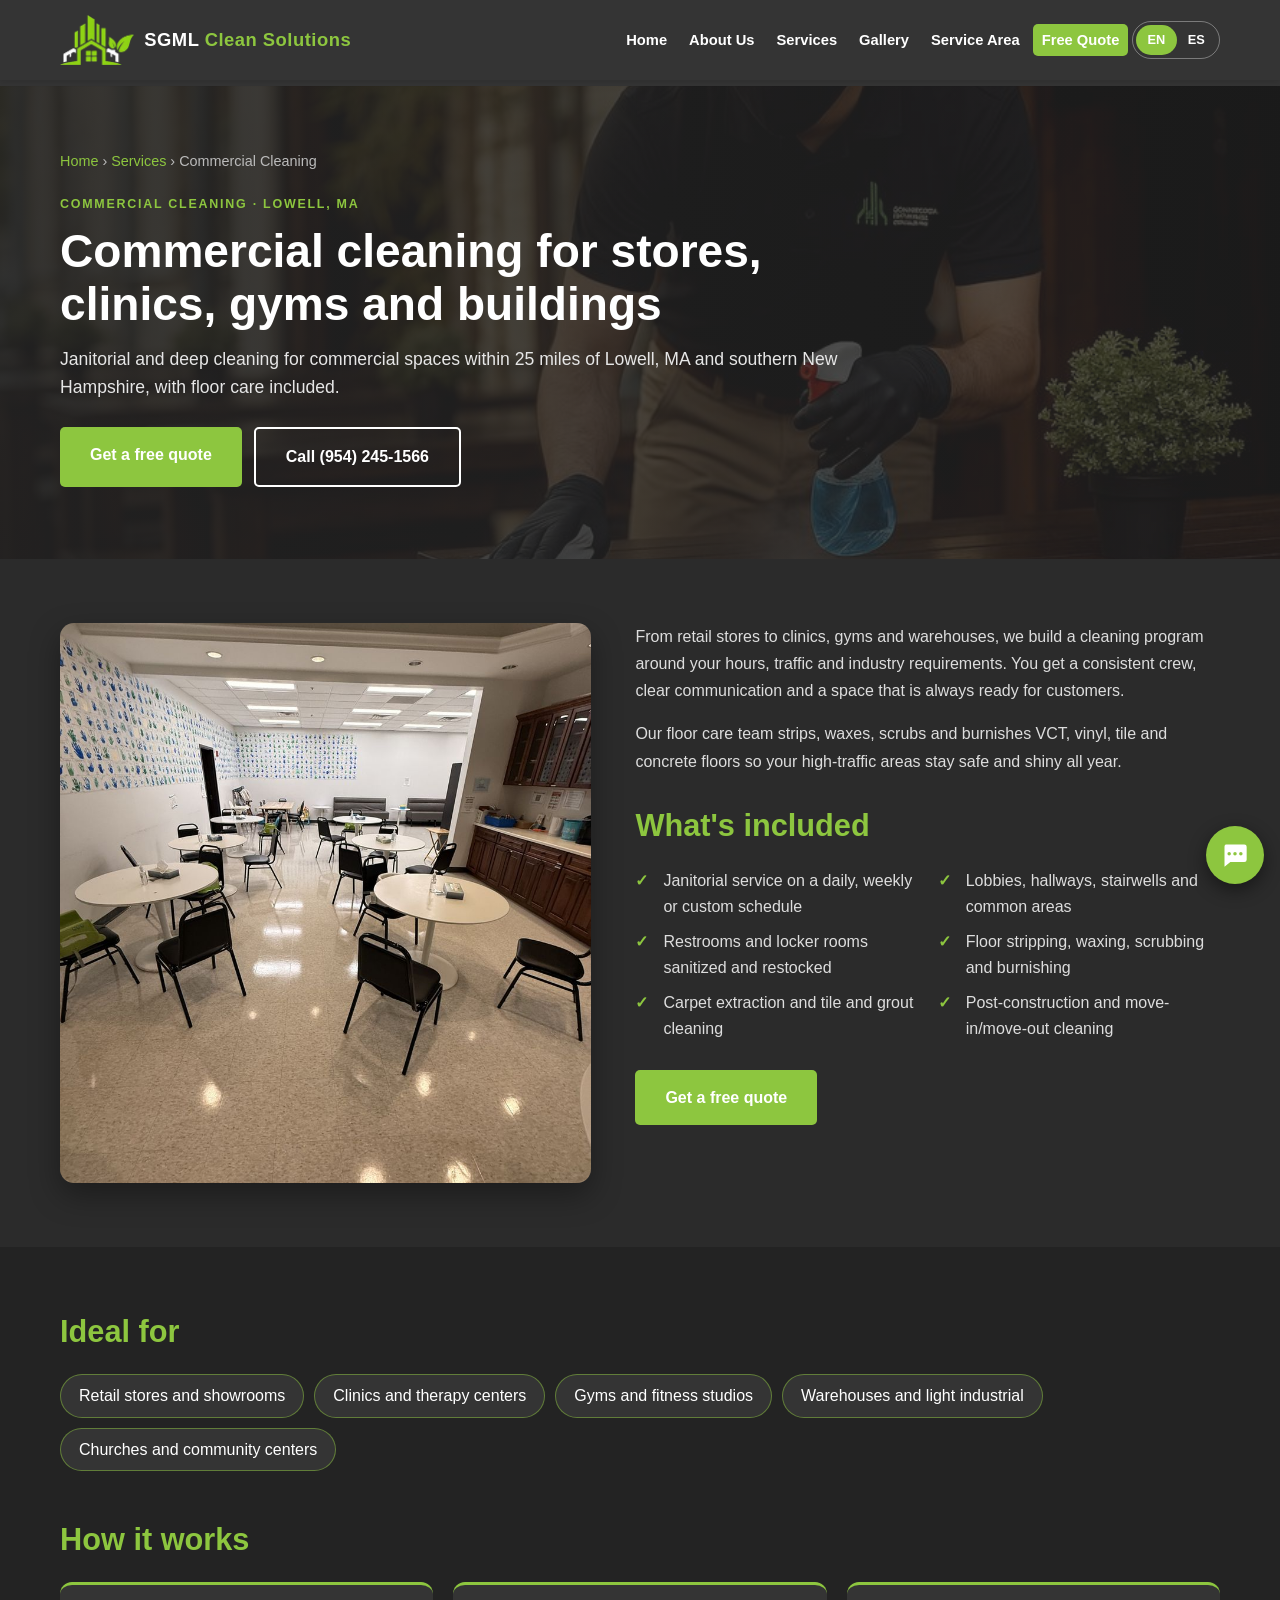
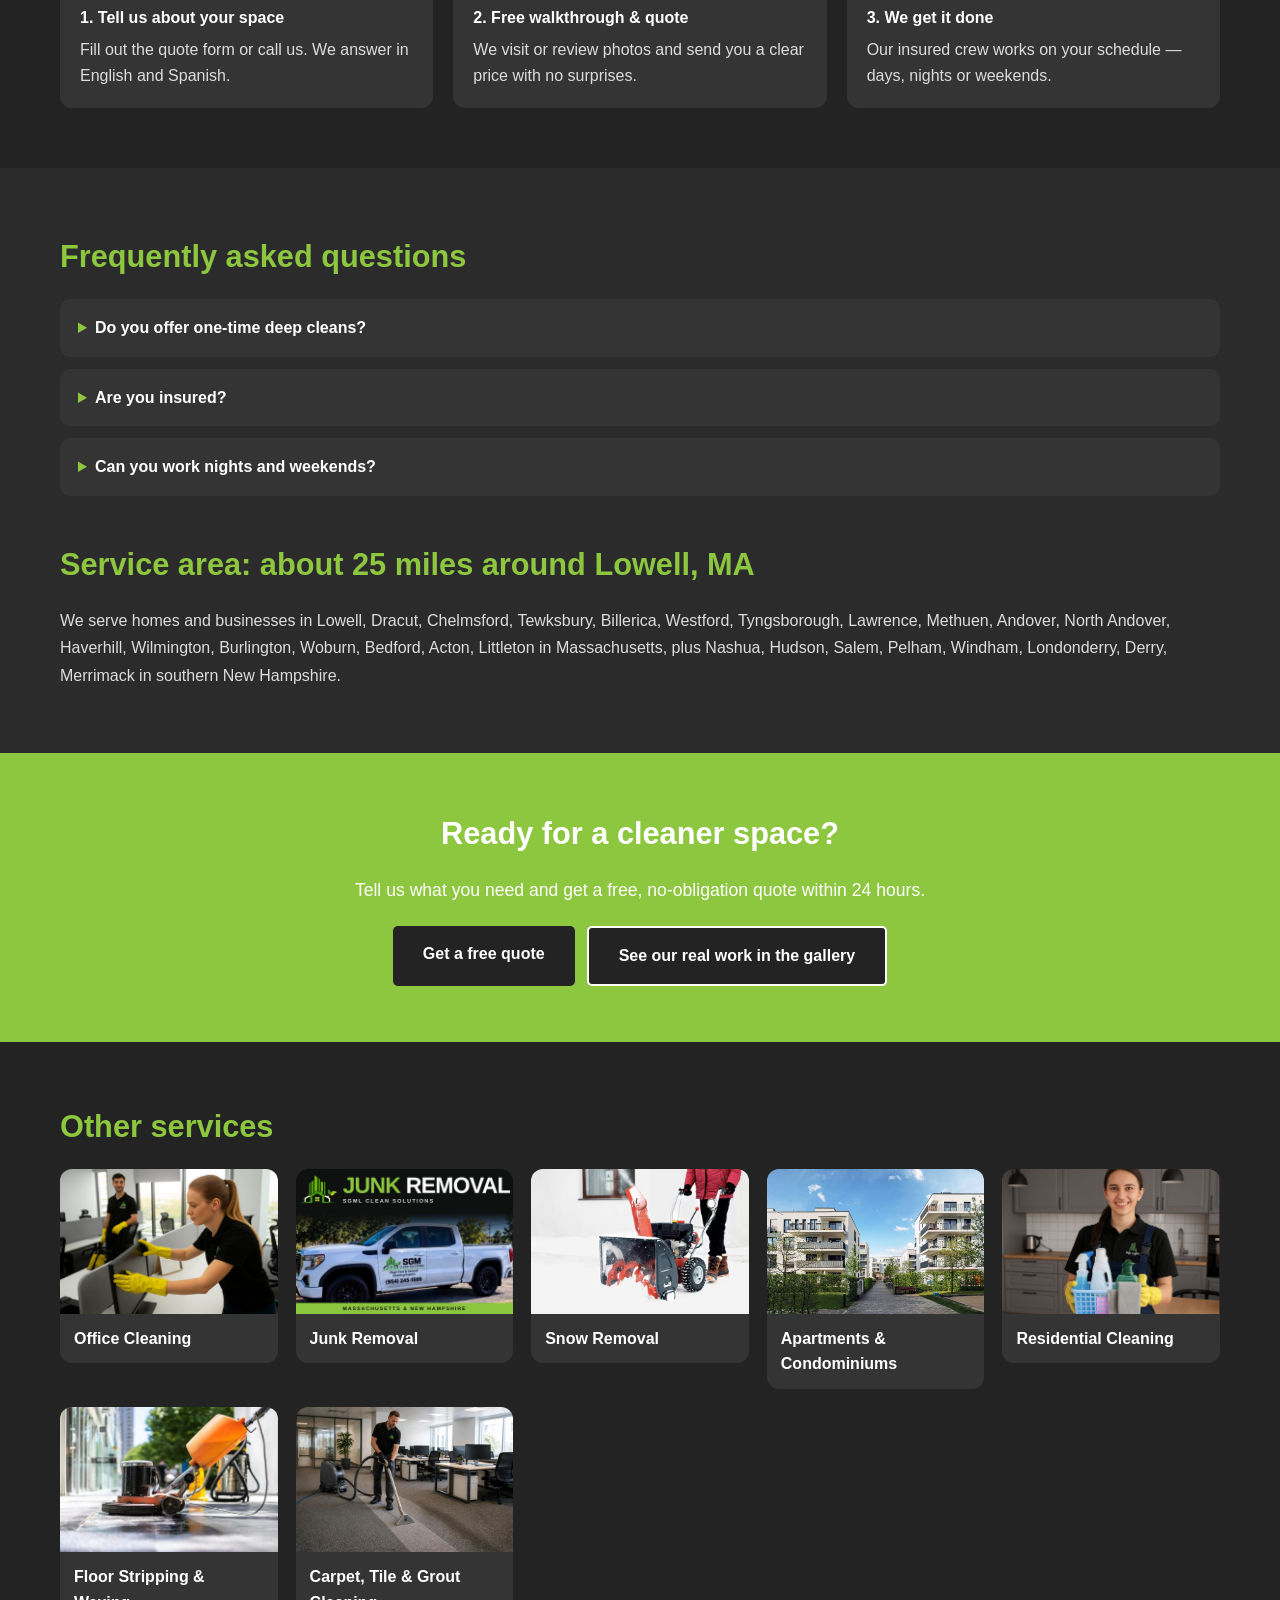
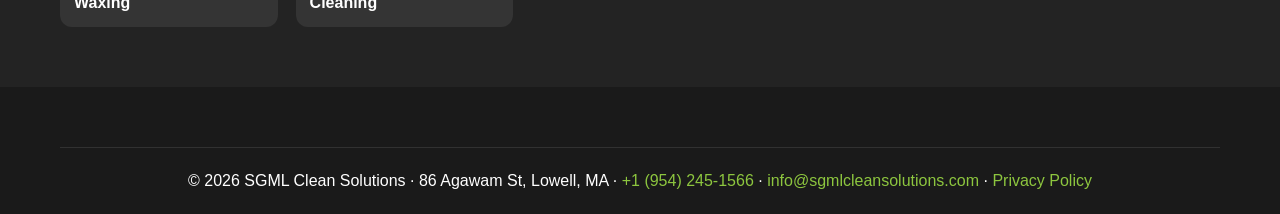
<file: services/commercial-cleaning/index.html>
<!DOCTYPE html>
<html lang="en">
<head>
    <meta charset="UTF-8">
    <meta name="viewport" content="width=device-width, initial-scale=1.0">
    <!-- Generated by tools/build_services.py — edit the data there, not this file. -->
    <meta http-equiv="Content-Security-Policy" content="
        default-src 'self';
        script-src 'self' https://www.googletagmanager.com https://cdn.jsdelivr.net;
        style-src 'self' 'unsafe-inline' https://fonts.googleapis.com;
        font-src 'self' https://fonts.gstatic.com;
        img-src 'self' data: https://www.googletagmanager.com https://*.google-analytics.com https://cdn.jsdelivr.net;
        media-src 'self';
        connect-src 'self' https://*.google-analytics.com https://*.analytics.google.com https://www.googletagmanager.com;
        frame-src 'none';
        form-action 'self';
        base-uri 'self';
        object-src 'none';
        upgrade-insecure-requests">
    <meta name="referrer" content="strict-origin-when-cross-origin">
    <title data-i18n="sp.commercial.metaTitle">Commercial Cleaning in Lowell, MA &amp; Southern NH | SGML Clean Solutions</title>
    <meta name="description" content="Commercial cleaning for stores, clinics, gyms, warehouses and buildings in Lowell, Lawrence, Andover, Nashua and nearby towns, plus floor stripping and waxing. Free quote." data-i18n-content="sp.commercial.metaDesc">
    <meta name="robots" content="index, follow, max-image-preview:large">
    <meta name="theme-color" content="#343434">
    <link rel="canonical" href="https://sgmlcleansolutions.com/services/commercial-cleaning/">
    <link rel="alternate" hreflang="en" href="https://sgmlcleansolutions.com/services/commercial-cleaning/">
    <link rel="alternate" hreflang="es" href="https://sgmlcleansolutions.com/services/commercial-cleaning/?lang=es">
    <link rel="alternate" hreflang="x-default" href="https://sgmlcleansolutions.com/services/commercial-cleaning/">
    <meta property="og:type" content="website">
    <meta property="og:site_name" content="SGML Clean Solutions">
    <meta property="og:url" content="https://sgmlcleansolutions.com/services/commercial-cleaning/">
    <meta property="og:title" content="Commercial Cleaning in Lowell, MA &amp; Southern NH | SGML Clean Solutions" data-i18n-content="sp.commercial.metaTitle">
    <meta property="og:description" content="Commercial cleaning for stores, clinics, gyms, warehouses and buildings in Lowell, Lawrence, Andover, Nashua and nearby towns, plus floor stripping and waxing. Free quote." data-i18n-content="sp.commercial.metaDesc">
    <meta property="og:image" content="https://sgmlcleansolutions.com/assets/commercial-cleaning-massachusetts.jpg">
    <meta property="og:locale" content="en_US">
    <meta property="og:locale:alternate" content="es_US">
    <meta name="twitter:card" content="summary_large_image">
    <script type="application/ld+json">
{
  "@context": "https://schema.org",
  "@graph": [
    {
      "@type": "Service",
      "@id": "https://sgmlcleansolutions.com/services/commercial-cleaning/#service",
      "name": "Commercial Cleaning",
      "serviceType": "Commercial cleaning",
      "description": "Commercial cleaning for stores, clinics, gyms, warehouses and buildings in Lowell, Lawrence, Andover, Nashua and nearby towns, plus floor stripping and waxing. Free quote.",
      "url": "https://sgmlcleansolutions.com/services/commercial-cleaning/",
      "image": "https://sgmlcleansolutions.com/assets/commercial-cleaning-massachusetts.jpg",
      "provider": {
        "@id": "https://sgmlcleansolutions.com/#business"
      },
      "areaServed": [
        {
          "@type": "GeoCircle",
          "geoMidpoint": {
            "@type": "GeoCoordinates",
            "latitude": 42.6334,
            "longitude": -71.3162
          },
          "geoRadius": 40000
        },
        {
          "@type": "City",
          "name": "Lowell, MA"
        },
        {
          "@type": "City",
          "name": "Dracut, MA"
        },
        {
          "@type": "City",
          "name": "Chelmsford, MA"
        },
        {
          "@type": "City",
          "name": "Tewksbury, MA"
        },
        {
          "@type": "City",
          "name": "Billerica, MA"
        },
        {
          "@type": "City",
          "name": "Westford, MA"
        },
        {
          "@type": "City",
          "name": "Tyngsborough, MA"
        },
        {
          "@type": "City",
          "name": "Lawrence, MA"
        },
        {
          "@type": "City",
          "name": "Methuen, MA"
        },
        {
          "@type": "City",
          "name": "Andover, MA"
        },
        {
          "@type": "City",
          "name": "North Andover, MA"
        },
        {
          "@type": "City",
          "name": "Haverhill, MA"
        },
        {
          "@type": "City",
          "name": "Wilmington, MA"
        },
        {
          "@type": "City",
          "name": "Burlington, MA"
        },
        {
          "@type": "City",
          "name": "Woburn, MA"
        },
        {
          "@type": "City",
          "name": "Bedford, MA"
        },
        {
          "@type": "City",
          "name": "Acton, MA"
        },
        {
          "@type": "City",
          "name": "Littleton, MA"
        },
        {
          "@type": "City",
          "name": "Nashua, NH"
        },
        {
          "@type": "City",
          "name": "Hudson, NH"
        },
        {
          "@type": "City",
          "name": "Salem, NH"
        },
        {
          "@type": "City",
          "name": "Pelham, NH"
        },
        {
          "@type": "City",
          "name": "Windham, NH"
        },
        {
          "@type": "City",
          "name": "Londonderry, NH"
        },
        {
          "@type": "City",
          "name": "Derry, NH"
        },
        {
          "@type": "City",
          "name": "Merrimack, NH"
        }
      ],
      "availableLanguage": [
        "en",
        "es"
      ]
    },
    {
      "@type": "BreadcrumbList",
      "itemListElement": [
        {
          "@type": "ListItem",
          "position": 1,
          "name": "Home",
          "item": "https://sgmlcleansolutions.com/"
        },
        {
          "@type": "ListItem",
          "position": 2,
          "name": "Services",
          "item": "https://sgmlcleansolutions.com/#services"
        },
        {
          "@type": "ListItem",
          "position": 3,
          "name": "Commercial Cleaning",
          "item": "https://sgmlcleansolutions.com/services/commercial-cleaning/"
        }
      ]
    },
    {
      "@type": "FAQPage",
      "mainEntity": [
        {
          "@type": "Question",
          "name": "Do you offer one-time deep cleans?",
          "acceptedAnswer": {
            "@type": "Answer",
            "text": "Yes. Besides recurring contracts we do one-time deep cleans, post-construction cleanups and floor restorations."
          }
        },
        {
          "@type": "Question",
          "name": "Are you insured?",
          "acceptedAnswer": {
            "@type": "Answer",
            "text": "Yes. SGML Clean Solutions is insured and our crew is trained in commercial cleaning and floor care."
          }
        },
        {
          "@type": "Question",
          "name": "Can you work nights and weekends?",
          "acceptedAnswer": {
            "@type": "Answer",
            "text": "Yes. We schedule around your business hours so cleaning never gets in the way of your customers."
          }
        }
      ]
    }
  ]
}
    </script>
    <link rel="icon" href="../../assets/favicon.ico" sizes="any">
    <link rel="icon" type="image/png" sizes="32x32" href="../../assets/favicon_32x32.png">
    <link rel="apple-touch-icon" href="../../assets/apple-touch-icon.png">
    <link rel="manifest" href="../../site.webmanifest">
    <link rel="stylesheet" href="../../styles.css?v=20261025">
    <script src="../../analytics.js?v=20261025" defer></script>
    <script src="../../config.js?v=20261025" defer></script>
    <script src="../../translations.js?v=20261025" defer></script>
    <script src="../services-i18n.js?v=20261025" defer></script>
    <script src="../../i18n.js?v=20261025" defer></script>
    <script src="../../menu.js?v=20261025" defer></script>
</head>
<body class="dark-theme service-page">
    <a class="skip-link" href="#main" data-i18n="common.skip">Skip to content</a>
    <header>
        <div class="container">
            <a href="../../" class="brand" data-lang-link aria-label="SGML Clean Solutions - Home">
                <img src="../../assets/sgml-clean-solutions-logo.webp" alt="SGML Clean Solutions logo" width="75" height="50">
                <span class="brand-name">SGML <span>Clean Solutions</span></span>
            </a>
            <nav aria-label="Main">
                <button class="menu-toggle" id="menu-toggle" type="button" aria-label="Open menu" aria-controls="nav-menu" aria-expanded="false" data-i18n-aria-label="common.menu"><span></span><span></span><span></span></button>
                <ul id="nav-menu">
                    <li><a href="../../" data-i18n="nav.home" data-lang-link>Home</a></li>
                    <li><a href="../../#about" data-i18n="nav.about" data-lang-link>About Us</a></li>
                    <li><a href="../../#services" data-i18n="nav.services" data-lang-link aria-current="page">Services</a></li>
                    <li><a href="../../gallery/" data-i18n="nav.gallery" data-lang-link>Gallery</a></li>
                    <li><a href="../../#area" data-i18n="nav.area" data-lang-link>Service Area</a></li>
                    <li><a href="../../?service=commercial#quote" class="nav-cta" data-i18n="nav.quote" data-lang-link>Free Quote</a></li>
                    <li class="lang-item">
                        <div class="lang-switch" role="group" aria-label="Language / Idioma">
                            <button type="button" data-lang="en" lang="en" aria-pressed="true">EN</button>
                            <button type="button" data-lang="es" lang="es" aria-pressed="false">ES</button>
                        </div>
                    </li>
                </ul>
            </nav>
        </div>
    </header>

    <main id="main">
        <section class="svc-hero">
            <div class="container svc-hero-grid">
                <div class="svc-hero-text">
                <nav class="breadcrumb" aria-label="Breadcrumb"><a href="../../" data-i18n="nav.home" data-lang-link>Home</a> › <a href="../../#services" data-i18n="sp.c.services" data-lang-link>Services</a> › <span data-i18n="sp.commercial.name">Commercial Cleaning</span></nav>
                <p class="eyebrow" data-i18n="sp.commercial.eyebrow">Commercial cleaning · Lowell, MA</p>
                <h1 data-i18n="sp.commercial.h1">Commercial cleaning for stores, clinics, gyms and buildings</h1>
                <p class="svc-intro" data-i18n="sp.commercial.intro">Janitorial and deep cleaning for commercial spaces within 25 miles of Lowell, MA and southern New Hampshire, with floor care included.</p>
                <div class="hero-actions">
                    <a href="../../?service=commercial#quote" class="cta-button" data-i18n="sp.c.quote" data-lang-link>Get a free quote</a>
                    <a href="tel:+19542451566" class="cta-button cta-secondary" data-i18n="sp.c.call">Call (954) 245-1566</a>
                </div>
                </div>
                <div class="svc-banner">
                    <img src="../../assets/commercial-cleaning-massachusetts.jpg" alt="Commercial Cleaning — SGML Clean Solutions" data-i18n-alt="sp.commercial.name" width="900" height="600" fetchpriority="high" decoding="async">
                </div>
            </div>
        </section>

        <section class="svc-detail">
            <div class="container svc-grid">
                <div class="svc-media">
                    <img src="../../assets/cafeteria-floor-high-gloss-finish-massachusetts.jpg" alt="Commercial Cleaning — SGML Clean Solutions, Lowell, MA" data-i18n-alt="sp.commercial.name" width="900" height="1200" loading="lazy" decoding="async">
                </div>
                <div class="svc-text">
                    <p data-i18n="sp.commercial.p1">From retail stores to clinics, gyms and warehouses, we build a cleaning program around your hours, traffic and industry requirements. You get a consistent crew, clear communication and a space that is always ready for customers.</p>
                    <p data-i18n="sp.commercial.p2">Our floor care team strips, waxes, scrubs and burnishes VCT, vinyl, tile and concrete floors so your high-traffic areas stay safe and shiny all year.</p>
                    <h2 data-i18n="sp.c.included">What's included</h2>
                    <ul class="svc-checks">
                        <li data-i18n="sp.commercial.inc.1">Janitorial service on a daily, weekly or custom schedule</li>
                        <li data-i18n="sp.commercial.inc.2">Lobbies, hallways, stairwells and common areas</li>
                        <li data-i18n="sp.commercial.inc.3">Restrooms and locker rooms sanitized and restocked</li>
                        <li data-i18n="sp.commercial.inc.4">Floor stripping, waxing, scrubbing and burnishing</li>
                        <li data-i18n="sp.commercial.inc.5">Carpet extraction and tile and grout cleaning</li>
                        <li data-i18n="sp.commercial.inc.6">Post-construction and move-in/move-out cleaning</li>
                    </ul>
                    <a href="../../?service=commercial#quote" class="cta-button" data-i18n="sp.c.quote" data-lang-link>Get a free quote</a>
                </div>
            </div>
        </section>

        <section class="svc-ideal">
            <div class="container">
                <h2 data-i18n="sp.c.ideal">Ideal for</h2>
                <ul class="svc-chips">
                    <li data-i18n="sp.commercial.ideal.1">Retail stores and showrooms</li>
                    <li data-i18n="sp.commercial.ideal.2">Clinics and therapy centers</li>
                    <li data-i18n="sp.commercial.ideal.3">Gyms and fitness studios</li>
                    <li data-i18n="sp.commercial.ideal.4">Warehouses and light industrial</li>
                    <li data-i18n="sp.commercial.ideal.5">Churches and community centers</li>
                </ul>
                <h2 data-i18n="sp.c.how">How it works</h2>
                <ol class="svc-steps">
                    <li><strong data-i18n="sp.c.s1t">1. Tell us about your space</strong><span data-i18n="sp.c.s1d">Fill out the quote form or call us. We answer in English and Spanish.</span></li>
                    <li><strong data-i18n="sp.c.s2t">2. Free walkthrough &amp; quote</strong><span data-i18n="sp.c.s2d">We visit or review photos and send you a clear price with no surprises.</span></li>
                    <li><strong data-i18n="sp.c.s3t">3. We get it done</strong><span data-i18n="sp.c.s3d">Our insured crew works on your schedule — days, nights or weekends.</span></li>
                </ol>
            </div>
        </section>

        <section class="svc-faq">
            <div class="container">
                <h2 data-i18n="sp.c.faq">Frequently asked questions</h2>
                <details class="faq-item"><summary data-i18n="sp.commercial.faq.1.q">Do you offer one-time deep cleans?</summary><p data-i18n="sp.commercial.faq.1.a">Yes. Besides recurring contracts we do one-time deep cleans, post-construction cleanups and floor restorations.</p></details>
                <details class="faq-item"><summary data-i18n="sp.commercial.faq.2.q">Are you insured?</summary><p data-i18n="sp.commercial.faq.2.a">Yes. SGML Clean Solutions is insured and our crew is trained in commercial cleaning and floor care.</p></details>
                <details class="faq-item"><summary data-i18n="sp.commercial.faq.3.q">Can you work nights and weekends?</summary><p data-i18n="sp.commercial.faq.3.a">Yes. We schedule around your business hours so cleaning never gets in the way of your customers.</p></details>
                <h2 data-i18n="sp.c.areaTitle">Service area: about 25 miles around Lowell, MA</h2>
                <p class="svc-area" data-i18n="sp.c.areaText">We serve homes and businesses in Lowell, Dracut, Chelmsford, Tewksbury, Billerica, Westford, Tyngsborough, Lawrence, Methuen, Andover, North Andover, Haverhill, Wilmington, Burlington, Woburn, Bedford, Acton, Littleton in Massachusetts, plus Nashua, Hudson, Salem, Pelham, Windham, Londonderry, Derry, Merrimack in southern New Hampshire.</p>
            </div>
        </section>

        <section class="svc-band">
            <div class="container">
                <h2 data-i18n="sp.c.bandTitle">Ready for a cleaner space?</h2>
                <p data-i18n="sp.c.bandText">Tell us what you need and get a free, no-obligation quote within 24 hours.</p>
                <div class="hero-actions">
                    <a href="../../?service=commercial#quote" class="cta-button" data-i18n="sp.c.quote" data-lang-link>Get a free quote</a>
                    <a href="../../gallery/" class="cta-button cta-secondary" data-i18n="sp.c.gallery" data-lang-link>See our real work in the gallery</a>
                </div>
            </div>
        </section>

        <section class="svc-related">
            <div class="container">
                <h2 data-i18n="sp.c.related">Other services</h2>
                <ul class="svc-related-grid">
                    <li><a href="../office-cleaning/" data-lang-link><img src="../../assets/office-cleaning-massachusetts.jpg" alt="" width="900" height="600" loading="lazy" decoding="async"><span data-i18n="sp.office.name">Office Cleaning</span></a></li>
                    <li><a href="../junk-removal/" data-lang-link><img src="../../assets/junk-removal-truck-massachusetts-new-hampshire.jpg" alt="" width="900" height="600" loading="lazy" decoding="async"><span data-i18n="sp.junk.name">Junk Removal</span></a></li>
                    <li><a href="../snow-removal/" data-lang-link><img src="../../assets/snow-removal-lowell-ma.jpg" alt="" width="620" height="420" loading="lazy" decoding="async"><span data-i18n="sp.snow.name">Snow Removal</span></a></li>
                    <li><a href="../apartment-condo-cleaning/" data-lang-link><img src="../../assets/apartment-condominium-cleaning.jpg" alt="" width="800" height="533" loading="lazy" decoding="async"><span data-i18n="sp.condos.name">Apartments &amp; Condominiums</span></a></li>
                    <li><a href="../residential-cleaning/" data-lang-link><img src="../../assets/residential-house-cleaning-lowell-ma.jpg" alt="" width="900" height="708" loading="lazy" decoding="async"><span data-i18n="sp.residential.name">Residential Cleaning</span></a></li>
                    <li><a href="../floor-stripping-waxing/" data-lang-link><img src="../../assets/floor-stripping-waxing-massachusetts.jpg" alt="" width="900" height="601" loading="lazy" decoding="async"><span data-i18n="sp.stripwax.name">Floor Stripping &amp; Waxing</span></a></li>
                    <li><a href="../carpet-cleaning/" data-lang-link><img src="../../assets/carpet-cleaning-extraction-lowell-ma.jpg" alt="" width="1200" height="800" loading="lazy" decoding="async"><span data-i18n="sp.carpet.name">Carpet, Tile &amp; Grout Cleaning</span></a></li>
                </ul>
            </div>
        </section>
    </main>

    <!-- Floating contact button: opens "Call us" / "Text us" -->
    <div class="contact-fab">
        <div class="fab-menu" id="fab-menu" hidden>
            <a href="tel:+19542451566" class="fab-option">
                <svg viewBox="0 0 24 24" width="20" height="20" aria-hidden="true"><path fill="currentColor" d="M6.6 10.8a15.1 15.1 0 0 0 6.6 6.6l2.2-2.2a1 1 0 0 1 1-.25 11.4 11.4 0 0 0 3.6.57 1 1 0 0 1 1 1V20a1 1 0 0 1-1 1A17 17 0 0 1 3 4a1 1 0 0 1 1-1h3.5a1 1 0 0 1 1 1c0 1.25.2 2.45.57 3.57a1 1 0 0 1-.25 1z"/></svg>
                <span data-i18n="contact.call">Call us</span>
            </a>
            <a href="sms:+19542451566" class="fab-option">
                <svg viewBox="0 0 24 24" width="20" height="20" aria-hidden="true"><path fill="currentColor" d="M4 3h16a2 2 0 0 1 2 2v11a2 2 0 0 1-2 2H8l-5 4V5a2 2 0 0 1 1-2zm3 6.5a1.5 1.5 0 1 0 0 3 1.5 1.5 0 0 0 0-3zm5 0a1.5 1.5 0 1 0 0 3 1.5 1.5 0 0 0 0-3zm5 0a1.5 1.5 0 1 0 0 3 1.5 1.5 0 0 0 0-3z"/></svg>
                <span data-i18n="contact.sms">Text us</span>
            </a>
        </div>
        <button type="button" class="fab-btn" id="fab-toggle" aria-expanded="false" aria-controls="fab-menu" aria-label="Contact us: call or text" data-i18n-aria-label="contact.open">
            <svg viewBox="0 0 24 24" width="28" height="28" aria-hidden="true"><path fill="currentColor" d="M4 3h16a2 2 0 0 1 2 2v11a2 2 0 0 1-2 2H8l-5 4V5a2 2 0 0 1 1-2zm3 6.5a1.5 1.5 0 1 0 0 3 1.5 1.5 0 0 0 0-3zm5 0a1.5 1.5 0 1 0 0 3 1.5 1.5 0 0 0 0-3zm5 0a1.5 1.5 0 1 0 0 3 1.5 1.5 0 0 0 0-3z"/></svg>
        </button>
    </div>

    <footer>
        <div class="container">
            <div class="footer-bottom">
                <p>&copy; <span id="current-year">2026</span> SGML Clean Solutions · 86 Agawam St, Lowell, MA · <a href="tel:+19542451566">+1 (954) 245-1566</a> · <a href="mailto:info@sgmlcleansolutions.com">info@sgmlcleansolutions.com</a> · <a href="../../privacy.html" data-i18n="footer.privacy" data-lang-link>Privacy Policy</a></p>
            </div>
        </div>
    </footer>
</body>
</html>
</file>
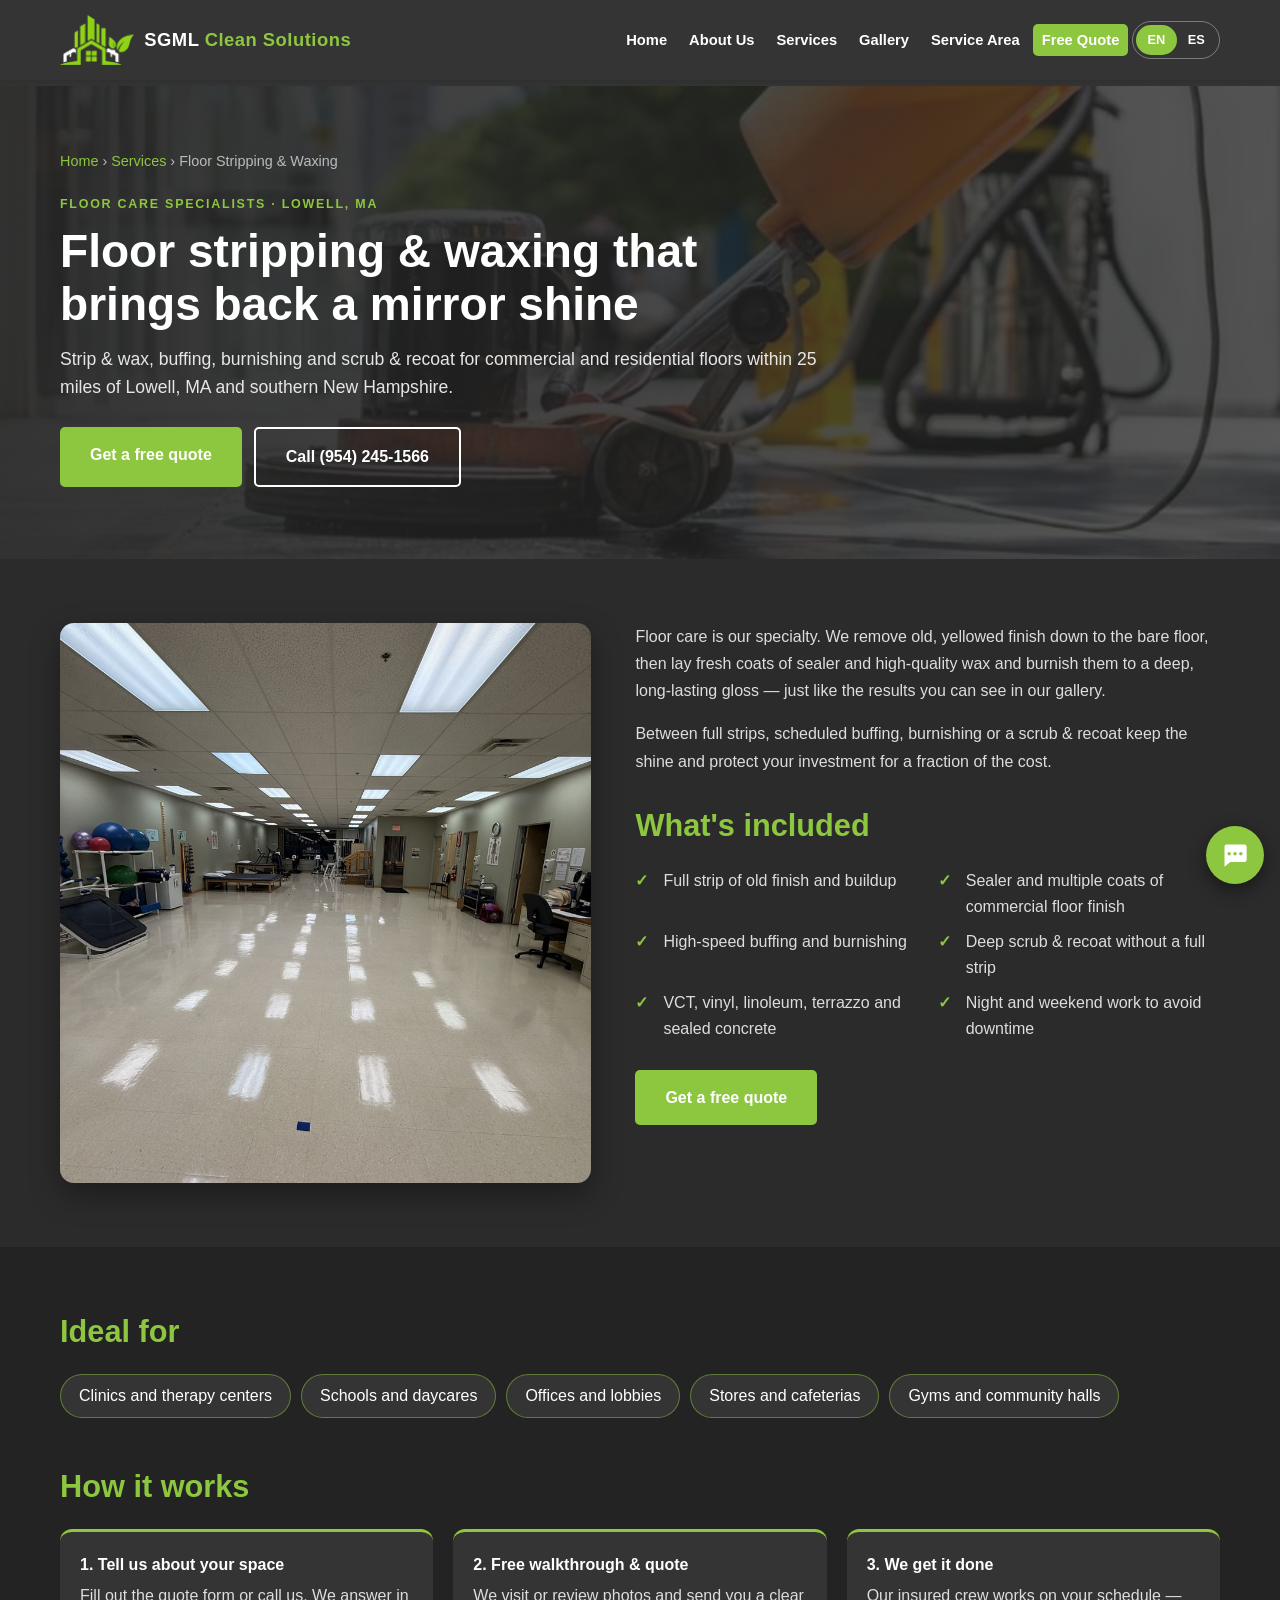
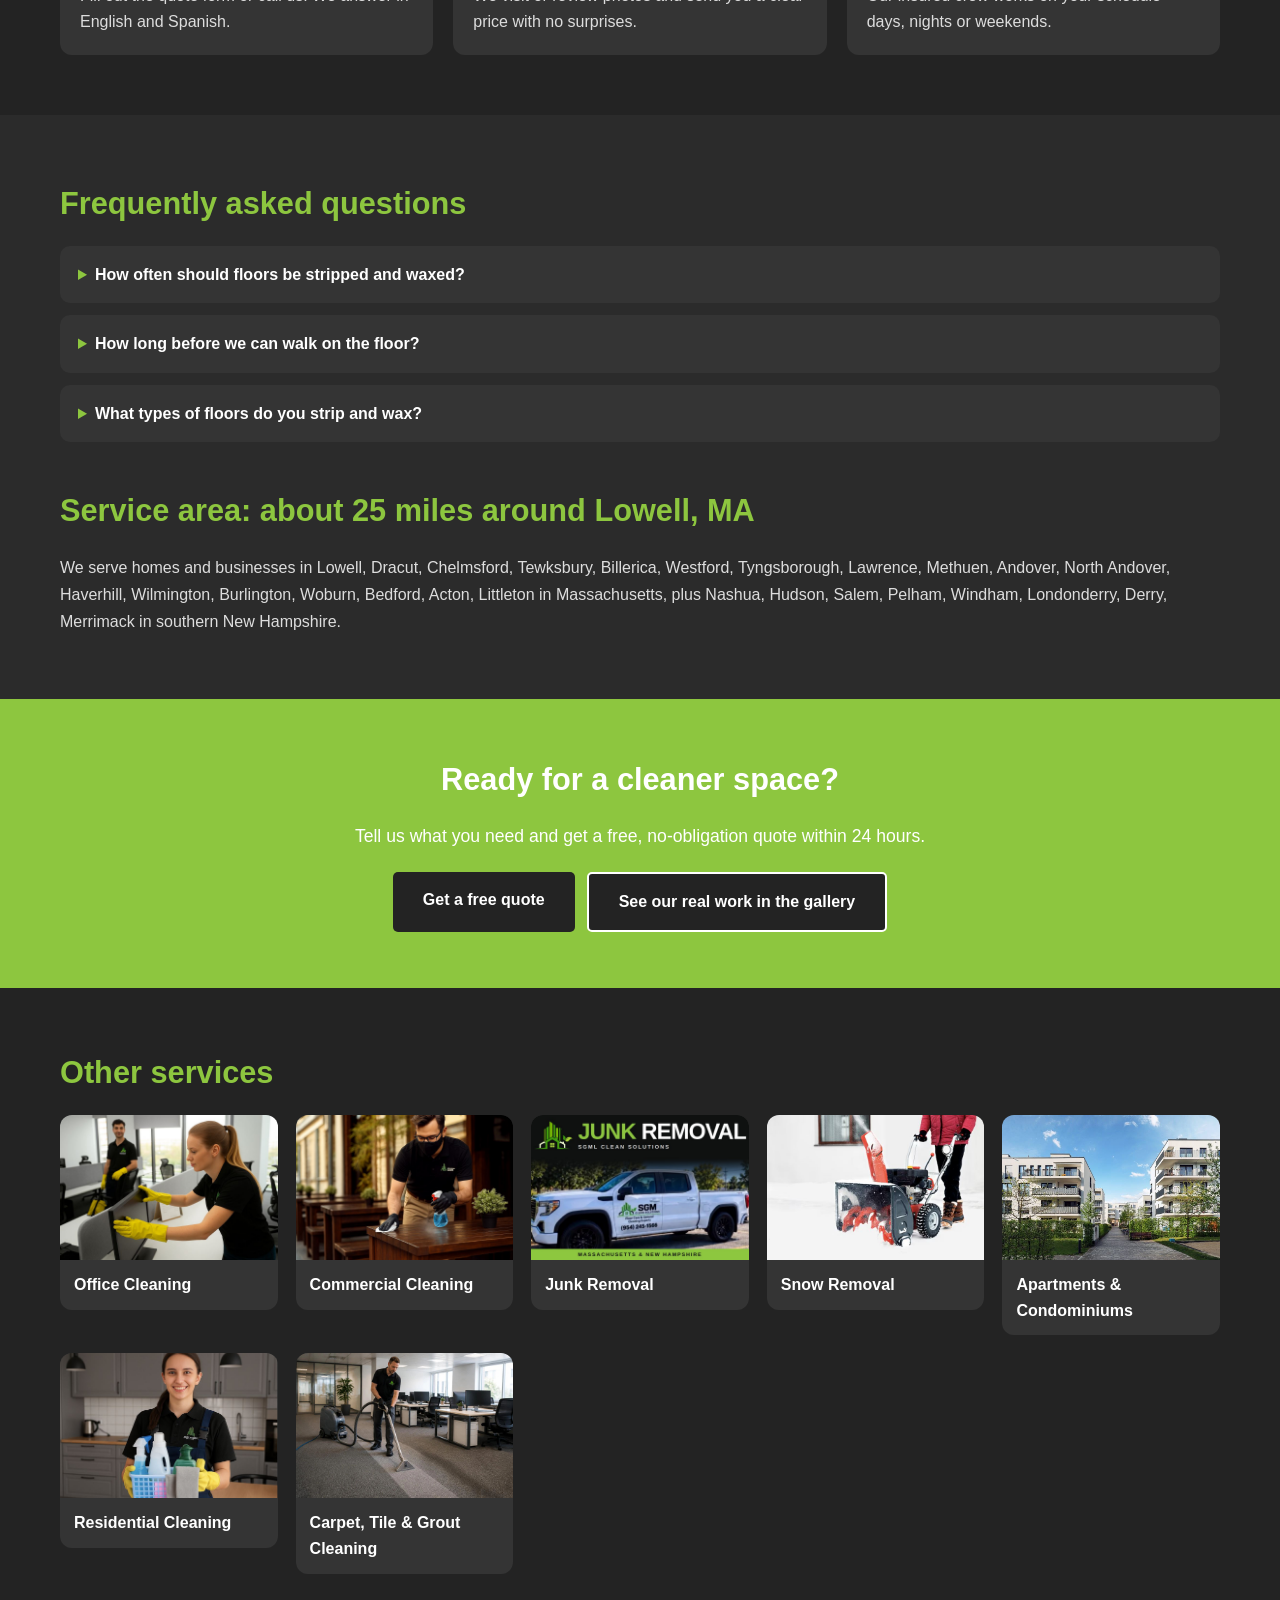
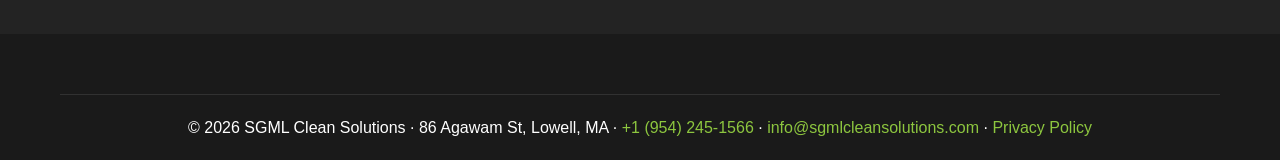
<file: services/floor-stripping-waxing/index.html>
<!DOCTYPE html>
<html lang="en">
<head>
    <meta charset="UTF-8">
    <meta name="viewport" content="width=device-width, initial-scale=1.0">
    <!-- Generated by tools/build_services.py — edit the data there, not this file. -->
    <meta http-equiv="Content-Security-Policy" content="
        default-src 'self';
        script-src 'self' https://www.googletagmanager.com https://cdn.jsdelivr.net;
        style-src 'self' 'unsafe-inline' https://fonts.googleapis.com;
        font-src 'self' https://fonts.gstatic.com;
        img-src 'self' data: https://www.googletagmanager.com https://*.google-analytics.com https://cdn.jsdelivr.net;
        media-src 'self';
        connect-src 'self' https://*.google-analytics.com https://*.analytics.google.com https://www.googletagmanager.com;
        frame-src 'none';
        form-action 'self';
        base-uri 'self';
        object-src 'none';
        upgrade-insecure-requests">
    <meta name="referrer" content="strict-origin-when-cross-origin">
    <title data-i18n="sp.stripwax.metaTitle">Floor Stripping &amp; Waxing in Lowell, MA &amp; Nashua, NH | SGML Clean Solutions</title>
    <meta name="description" content="Floor stripping and waxing, buffing, burnishing and deep scrub &amp; recoat for VCT, vinyl and tile in Lowell, Chelmsford, Andover, Nashua, Salem and nearby towns. Free quote." data-i18n-content="sp.stripwax.metaDesc">
    <meta name="robots" content="index, follow, max-image-preview:large">
    <meta name="theme-color" content="#343434">
    <link rel="canonical" href="https://sgmlcleansolutions.com/services/floor-stripping-waxing/">
    <link rel="alternate" hreflang="en" href="https://sgmlcleansolutions.com/services/floor-stripping-waxing/">
    <link rel="alternate" hreflang="es" href="https://sgmlcleansolutions.com/services/floor-stripping-waxing/?lang=es">
    <link rel="alternate" hreflang="x-default" href="https://sgmlcleansolutions.com/services/floor-stripping-waxing/">
    <meta property="og:type" content="website">
    <meta property="og:site_name" content="SGML Clean Solutions">
    <meta property="og:url" content="https://sgmlcleansolutions.com/services/floor-stripping-waxing/">
    <meta property="og:title" content="Floor Stripping &amp; Waxing in Lowell, MA &amp; Nashua, NH | SGML Clean Solutions" data-i18n-content="sp.stripwax.metaTitle">
    <meta property="og:description" content="Floor stripping and waxing, buffing, burnishing and deep scrub &amp; recoat for VCT, vinyl and tile in Lowell, Chelmsford, Andover, Nashua, Salem and nearby towns. Free quote." data-i18n-content="sp.stripwax.metaDesc">
    <meta property="og:image" content="https://sgmlcleansolutions.com/assets/floor-stripping-waxing-massachusetts.jpg">
    <meta property="og:locale" content="en_US">
    <meta property="og:locale:alternate" content="es_US">
    <meta name="twitter:card" content="summary_large_image">
    <script type="application/ld+json">
{
  "@context": "https://schema.org",
  "@graph": [
    {
      "@type": "Service",
      "@id": "https://sgmlcleansolutions.com/services/floor-stripping-waxing/#service",
      "name": "Floor Stripping & Waxing",
      "serviceType": "Floor stripping and waxing",
      "description": "Floor stripping and waxing, buffing, burnishing and deep scrub & recoat for VCT, vinyl and tile in Lowell, Chelmsford, Andover, Nashua, Salem and nearby towns. Free quote.",
      "url": "https://sgmlcleansolutions.com/services/floor-stripping-waxing/",
      "image": "https://sgmlcleansolutions.com/assets/floor-stripping-waxing-massachusetts.jpg",
      "provider": {
        "@id": "https://sgmlcleansolutions.com/#business"
      },
      "areaServed": [
        {
          "@type": "GeoCircle",
          "geoMidpoint": {
            "@type": "GeoCoordinates",
            "latitude": 42.6334,
            "longitude": -71.3162
          },
          "geoRadius": 40000
        },
        {
          "@type": "City",
          "name": "Lowell, MA"
        },
        {
          "@type": "City",
          "name": "Dracut, MA"
        },
        {
          "@type": "City",
          "name": "Chelmsford, MA"
        },
        {
          "@type": "City",
          "name": "Tewksbury, MA"
        },
        {
          "@type": "City",
          "name": "Billerica, MA"
        },
        {
          "@type": "City",
          "name": "Westford, MA"
        },
        {
          "@type": "City",
          "name": "Tyngsborough, MA"
        },
        {
          "@type": "City",
          "name": "Lawrence, MA"
        },
        {
          "@type": "City",
          "name": "Methuen, MA"
        },
        {
          "@type": "City",
          "name": "Andover, MA"
        },
        {
          "@type": "City",
          "name": "North Andover, MA"
        },
        {
          "@type": "City",
          "name": "Haverhill, MA"
        },
        {
          "@type": "City",
          "name": "Wilmington, MA"
        },
        {
          "@type": "City",
          "name": "Burlington, MA"
        },
        {
          "@type": "City",
          "name": "Woburn, MA"
        },
        {
          "@type": "City",
          "name": "Bedford, MA"
        },
        {
          "@type": "City",
          "name": "Acton, MA"
        },
        {
          "@type": "City",
          "name": "Littleton, MA"
        },
        {
          "@type": "City",
          "name": "Nashua, NH"
        },
        {
          "@type": "City",
          "name": "Hudson, NH"
        },
        {
          "@type": "City",
          "name": "Salem, NH"
        },
        {
          "@type": "City",
          "name": "Pelham, NH"
        },
        {
          "@type": "City",
          "name": "Windham, NH"
        },
        {
          "@type": "City",
          "name": "Londonderry, NH"
        },
        {
          "@type": "City",
          "name": "Derry, NH"
        },
        {
          "@type": "City",
          "name": "Merrimack, NH"
        }
      ],
      "availableLanguage": [
        "en",
        "es"
      ]
    },
    {
      "@type": "BreadcrumbList",
      "itemListElement": [
        {
          "@type": "ListItem",
          "position": 1,
          "name": "Home",
          "item": "https://sgmlcleansolutions.com/"
        },
        {
          "@type": "ListItem",
          "position": 2,
          "name": "Services",
          "item": "https://sgmlcleansolutions.com/#services"
        },
        {
          "@type": "ListItem",
          "position": 3,
          "name": "Floor Stripping & Waxing",
          "item": "https://sgmlcleansolutions.com/services/floor-stripping-waxing/"
        }
      ]
    },
    {
      "@type": "FAQPage",
      "mainEntity": [
        {
          "@type": "Question",
          "name": "How often should floors be stripped and waxed?",
          "acceptedAnswer": {
            "@type": "Answer",
            "text": "Most commercial floors need a full strip and wax every 6–12 months, with buffing or burnishing every few weeks depending on traffic."
          }
        },
        {
          "@type": "Question",
          "name": "How long before we can walk on the floor?",
          "acceptedAnswer": {
            "@type": "Answer",
            "text": "Light foot traffic is usually fine a few hours after the last coat. We work nights and weekends so the floor is ready when you open."
          }
        },
        {
          "@type": "Question",
          "name": "What types of floors do you strip and wax?",
          "acceptedAnswer": {
            "@type": "Answer",
            "text": "VCT, vinyl, linoleum, terrazzo and sealed concrete. For hardwood, stone or tile we recommend the right cleaning and sealing method during the free walkthrough."
          }
        }
      ]
    }
  ]
}
    </script>
    <link rel="icon" href="../../assets/favicon.ico" sizes="any">
    <link rel="icon" type="image/png" sizes="32x32" href="../../assets/favicon_32x32.png">
    <link rel="apple-touch-icon" href="../../assets/apple-touch-icon.png">
    <link rel="manifest" href="../../site.webmanifest">
    <link rel="stylesheet" href="../../styles.css?v=20261025">
    <script src="../../analytics.js?v=20261025" defer></script>
    <script src="../../config.js?v=20261025" defer></script>
    <script src="../../translations.js?v=20261025" defer></script>
    <script src="../services-i18n.js?v=20261025" defer></script>
    <script src="../../i18n.js?v=20261025" defer></script>
    <script src="../../menu.js?v=20261025" defer></script>
</head>
<body class="dark-theme service-page">
    <a class="skip-link" href="#main" data-i18n="common.skip">Skip to content</a>
    <header>
        <div class="container">
            <a href="../../" class="brand" data-lang-link aria-label="SGML Clean Solutions - Home">
                <img src="../../assets/sgml-clean-solutions-logo.webp" alt="SGML Clean Solutions logo" width="75" height="50">
                <span class="brand-name">SGML <span>Clean Solutions</span></span>
            </a>
            <nav aria-label="Main">
                <button class="menu-toggle" id="menu-toggle" type="button" aria-label="Open menu" aria-controls="nav-menu" aria-expanded="false" data-i18n-aria-label="common.menu"><span></span><span></span><span></span></button>
                <ul id="nav-menu">
                    <li><a href="../../" data-i18n="nav.home" data-lang-link>Home</a></li>
                    <li><a href="../../#about" data-i18n="nav.about" data-lang-link>About Us</a></li>
                    <li><a href="../../#services" data-i18n="nav.services" data-lang-link aria-current="page">Services</a></li>
                    <li><a href="../../gallery/" data-i18n="nav.gallery" data-lang-link>Gallery</a></li>
                    <li><a href="../../#area" data-i18n="nav.area" data-lang-link>Service Area</a></li>
                    <li><a href="../../?service=floors#quote" class="nav-cta" data-i18n="nav.quote" data-lang-link>Free Quote</a></li>
                    <li class="lang-item">
                        <div class="lang-switch" role="group" aria-label="Language / Idioma">
                            <button type="button" data-lang="en" lang="en" aria-pressed="true">EN</button>
                            <button type="button" data-lang="es" lang="es" aria-pressed="false">ES</button>
                        </div>
                    </li>
                </ul>
            </nav>
        </div>
    </header>

    <main id="main">
        <section class="svc-hero">
            <div class="container svc-hero-grid">
                <div class="svc-hero-text">
                <nav class="breadcrumb" aria-label="Breadcrumb"><a href="../../" data-i18n="nav.home" data-lang-link>Home</a> › <a href="../../#services" data-i18n="sp.c.services" data-lang-link>Services</a> › <span data-i18n="sp.stripwax.name">Floor Stripping &amp; Waxing</span></nav>
                <p class="eyebrow" data-i18n="sp.stripwax.eyebrow">Floor care specialists · Lowell, MA</p>
                <h1 data-i18n="sp.stripwax.h1">Floor stripping &amp; waxing that brings back a mirror shine</h1>
                <p class="svc-intro" data-i18n="sp.stripwax.intro">Strip &amp; wax, buffing, burnishing and scrub &amp; recoat for commercial and residential floors within 25 miles of Lowell, MA and southern New Hampshire.</p>
                <div class="hero-actions">
                    <a href="../../?service=floors#quote" class="cta-button" data-i18n="sp.c.quote" data-lang-link>Get a free quote</a>
                    <a href="tel:+19542451566" class="cta-button cta-secondary" data-i18n="sp.c.call">Call (954) 245-1566</a>
                </div>
                </div>
                <div class="svc-banner">
                    <img src="../../assets/floor-stripping-waxing-massachusetts.jpg" alt="Floor Stripping &amp; Waxing — SGML Clean Solutions" data-i18n-alt="sp.stripwax.name" width="900" height="601" fetchpriority="high" decoding="async">
                </div>
            </div>
        </section>

        <section class="svc-detail">
            <div class="container svc-grid">
                <div class="svc-media">
                    <img src="../../assets/therapy-gym-floor-burnishing-lowell-ma.jpg" alt="Floor Stripping &amp; Waxing — SGML Clean Solutions, Lowell, MA" data-i18n-alt="sp.stripwax.name" width="900" height="1200" loading="lazy" decoding="async">
                </div>
                <div class="svc-text">
                    <p data-i18n="sp.stripwax.p1">Floor care is our specialty. We remove old, yellowed finish down to the bare floor, then lay fresh coats of sealer and high-quality wax and burnish them to a deep, long-lasting gloss — just like the results you can see in our gallery.</p>
                    <p data-i18n="sp.stripwax.p2">Between full strips, scheduled buffing, burnishing or a scrub &amp; recoat keep the shine and protect your investment for a fraction of the cost.</p>
                    <h2 data-i18n="sp.c.included">What's included</h2>
                    <ul class="svc-checks">
                        <li data-i18n="sp.stripwax.inc.1">Full strip of old finish and buildup</li>
                        <li data-i18n="sp.stripwax.inc.2">Sealer and multiple coats of commercial floor finish</li>
                        <li data-i18n="sp.stripwax.inc.3">High-speed buffing and burnishing</li>
                        <li data-i18n="sp.stripwax.inc.4">Deep scrub &amp; recoat without a full strip</li>
                        <li data-i18n="sp.stripwax.inc.5">VCT, vinyl, linoleum, terrazzo and sealed concrete</li>
                        <li data-i18n="sp.stripwax.inc.6">Night and weekend work to avoid downtime</li>
                    </ul>
                    <a href="../../?service=floors#quote" class="cta-button" data-i18n="sp.c.quote" data-lang-link>Get a free quote</a>
                </div>
            </div>
        </section>

        <section class="svc-ideal">
            <div class="container">
                <h2 data-i18n="sp.c.ideal">Ideal for</h2>
                <ul class="svc-chips">
                    <li data-i18n="sp.stripwax.ideal.1">Clinics and therapy centers</li>
                    <li data-i18n="sp.stripwax.ideal.2">Schools and daycares</li>
                    <li data-i18n="sp.stripwax.ideal.3">Offices and lobbies</li>
                    <li data-i18n="sp.stripwax.ideal.4">Stores and cafeterias</li>
                    <li data-i18n="sp.stripwax.ideal.5">Gyms and community halls</li>
                </ul>
                <h2 data-i18n="sp.c.how">How it works</h2>
                <ol class="svc-steps">
                    <li><strong data-i18n="sp.c.s1t">1. Tell us about your space</strong><span data-i18n="sp.c.s1d">Fill out the quote form or call us. We answer in English and Spanish.</span></li>
                    <li><strong data-i18n="sp.c.s2t">2. Free walkthrough &amp; quote</strong><span data-i18n="sp.c.s2d">We visit or review photos and send you a clear price with no surprises.</span></li>
                    <li><strong data-i18n="sp.c.s3t">3. We get it done</strong><span data-i18n="sp.c.s3d">Our insured crew works on your schedule — days, nights or weekends.</span></li>
                </ol>
            </div>
        </section>

        <section class="svc-faq">
            <div class="container">
                <h2 data-i18n="sp.c.faq">Frequently asked questions</h2>
                <details class="faq-item"><summary data-i18n="sp.stripwax.faq.1.q">How often should floors be stripped and waxed?</summary><p data-i18n="sp.stripwax.faq.1.a">Most commercial floors need a full strip and wax every 6–12 months, with buffing or burnishing every few weeks depending on traffic.</p></details>
                <details class="faq-item"><summary data-i18n="sp.stripwax.faq.2.q">How long before we can walk on the floor?</summary><p data-i18n="sp.stripwax.faq.2.a">Light foot traffic is usually fine a few hours after the last coat. We work nights and weekends so the floor is ready when you open.</p></details>
                <details class="faq-item"><summary data-i18n="sp.stripwax.faq.3.q">What types of floors do you strip and wax?</summary><p data-i18n="sp.stripwax.faq.3.a">VCT, vinyl, linoleum, terrazzo and sealed concrete. For hardwood, stone or tile we recommend the right cleaning and sealing method during the free walkthrough.</p></details>
                <h2 data-i18n="sp.c.areaTitle">Service area: about 25 miles around Lowell, MA</h2>
                <p class="svc-area" data-i18n="sp.c.areaText">We serve homes and businesses in Lowell, Dracut, Chelmsford, Tewksbury, Billerica, Westford, Tyngsborough, Lawrence, Methuen, Andover, North Andover, Haverhill, Wilmington, Burlington, Woburn, Bedford, Acton, Littleton in Massachusetts, plus Nashua, Hudson, Salem, Pelham, Windham, Londonderry, Derry, Merrimack in southern New Hampshire.</p>
            </div>
        </section>

        <section class="svc-band">
            <div class="container">
                <h2 data-i18n="sp.c.bandTitle">Ready for a cleaner space?</h2>
                <p data-i18n="sp.c.bandText">Tell us what you need and get a free, no-obligation quote within 24 hours.</p>
                <div class="hero-actions">
                    <a href="../../?service=floors#quote" class="cta-button" data-i18n="sp.c.quote" data-lang-link>Get a free quote</a>
                    <a href="../../gallery/" class="cta-button cta-secondary" data-i18n="sp.c.gallery" data-lang-link>See our real work in the gallery</a>
                </div>
            </div>
        </section>

        <section class="svc-related">
            <div class="container">
                <h2 data-i18n="sp.c.related">Other services</h2>
                <ul class="svc-related-grid">
                    <li><a href="../office-cleaning/" data-lang-link><img src="../../assets/office-cleaning-massachusetts.jpg" alt="" width="900" height="600" loading="lazy" decoding="async"><span data-i18n="sp.office.name">Office Cleaning</span></a></li>
                    <li><a href="../commercial-cleaning/" data-lang-link><img src="../../assets/commercial-cleaning-massachusetts.jpg" alt="" width="900" height="600" loading="lazy" decoding="async"><span data-i18n="sp.commercial.name">Commercial Cleaning</span></a></li>
                    <li><a href="../junk-removal/" data-lang-link><img src="../../assets/junk-removal-truck-massachusetts-new-hampshire.jpg" alt="" width="900" height="600" loading="lazy" decoding="async"><span data-i18n="sp.junk.name">Junk Removal</span></a></li>
                    <li><a href="../snow-removal/" data-lang-link><img src="../../assets/snow-removal-lowell-ma.jpg" alt="" width="620" height="420" loading="lazy" decoding="async"><span data-i18n="sp.snow.name">Snow Removal</span></a></li>
                    <li><a href="../apartment-condo-cleaning/" data-lang-link><img src="../../assets/apartment-condominium-cleaning.jpg" alt="" width="800" height="533" loading="lazy" decoding="async"><span data-i18n="sp.condos.name">Apartments &amp; Condominiums</span></a></li>
                    <li><a href="../residential-cleaning/" data-lang-link><img src="../../assets/residential-house-cleaning-lowell-ma.jpg" alt="" width="900" height="708" loading="lazy" decoding="async"><span data-i18n="sp.residential.name">Residential Cleaning</span></a></li>
                    <li><a href="../carpet-cleaning/" data-lang-link><img src="../../assets/carpet-cleaning-extraction-lowell-ma.jpg" alt="" width="1200" height="800" loading="lazy" decoding="async"><span data-i18n="sp.carpet.name">Carpet, Tile &amp; Grout Cleaning</span></a></li>
                </ul>
            </div>
        </section>
    </main>

    <!-- Floating contact button: opens "Call us" / "Text us" -->
    <div class="contact-fab">
        <div class="fab-menu" id="fab-menu" hidden>
            <a href="tel:+19542451566" class="fab-option">
                <svg viewBox="0 0 24 24" width="20" height="20" aria-hidden="true"><path fill="currentColor" d="M6.6 10.8a15.1 15.1 0 0 0 6.6 6.6l2.2-2.2a1 1 0 0 1 1-.25 11.4 11.4 0 0 0 3.6.57 1 1 0 0 1 1 1V20a1 1 0 0 1-1 1A17 17 0 0 1 3 4a1 1 0 0 1 1-1h3.5a1 1 0 0 1 1 1c0 1.25.2 2.45.57 3.57a1 1 0 0 1-.25 1z"/></svg>
                <span data-i18n="contact.call">Call us</span>
            </a>
            <a href="sms:+19542451566" class="fab-option">
                <svg viewBox="0 0 24 24" width="20" height="20" aria-hidden="true"><path fill="currentColor" d="M4 3h16a2 2 0 0 1 2 2v11a2 2 0 0 1-2 2H8l-5 4V5a2 2 0 0 1 1-2zm3 6.5a1.5 1.5 0 1 0 0 3 1.5 1.5 0 0 0 0-3zm5 0a1.5 1.5 0 1 0 0 3 1.5 1.5 0 0 0 0-3zm5 0a1.5 1.5 0 1 0 0 3 1.5 1.5 0 0 0 0-3z"/></svg>
                <span data-i18n="contact.sms">Text us</span>
            </a>
        </div>
        <button type="button" class="fab-btn" id="fab-toggle" aria-expanded="false" aria-controls="fab-menu" aria-label="Contact us: call or text" data-i18n-aria-label="contact.open">
            <svg viewBox="0 0 24 24" width="28" height="28" aria-hidden="true"><path fill="currentColor" d="M4 3h16a2 2 0 0 1 2 2v11a2 2 0 0 1-2 2H8l-5 4V5a2 2 0 0 1 1-2zm3 6.5a1.5 1.5 0 1 0 0 3 1.5 1.5 0 0 0 0-3zm5 0a1.5 1.5 0 1 0 0 3 1.5 1.5 0 0 0 0-3zm5 0a1.5 1.5 0 1 0 0 3 1.5 1.5 0 0 0 0-3z"/></svg>
        </button>
    </div>

    <footer>
        <div class="container">
            <div class="footer-bottom">
                <p>&copy; <span id="current-year">2026</span> SGML Clean Solutions · 86 Agawam St, Lowell, MA · <a href="tel:+19542451566">+1 (954) 245-1566</a> · <a href="mailto:info@sgmlcleansolutions.com">info@sgmlcleansolutions.com</a> · <a href="../../privacy.html" data-i18n="footer.privacy" data-lang-link>Privacy Policy</a></p>
            </div>
        </div>
    </footer>
</body>
</html>
</file>
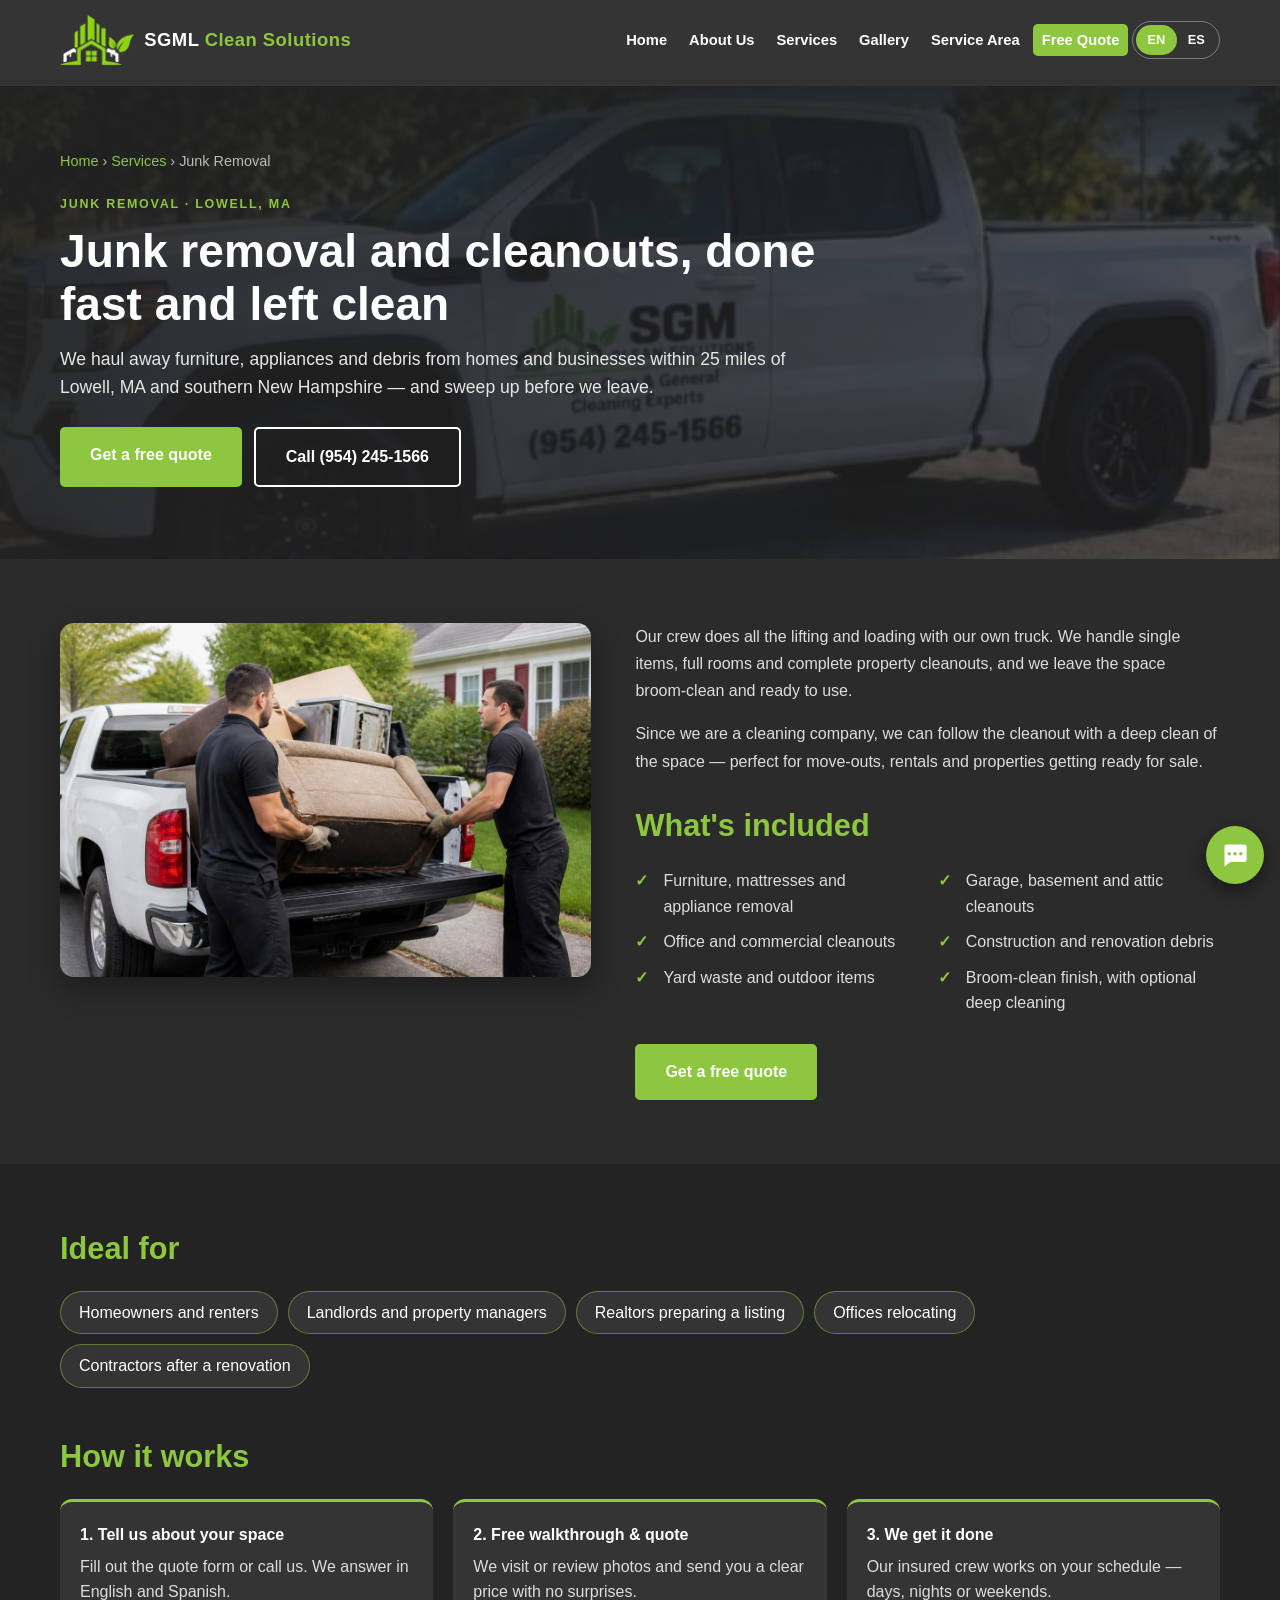
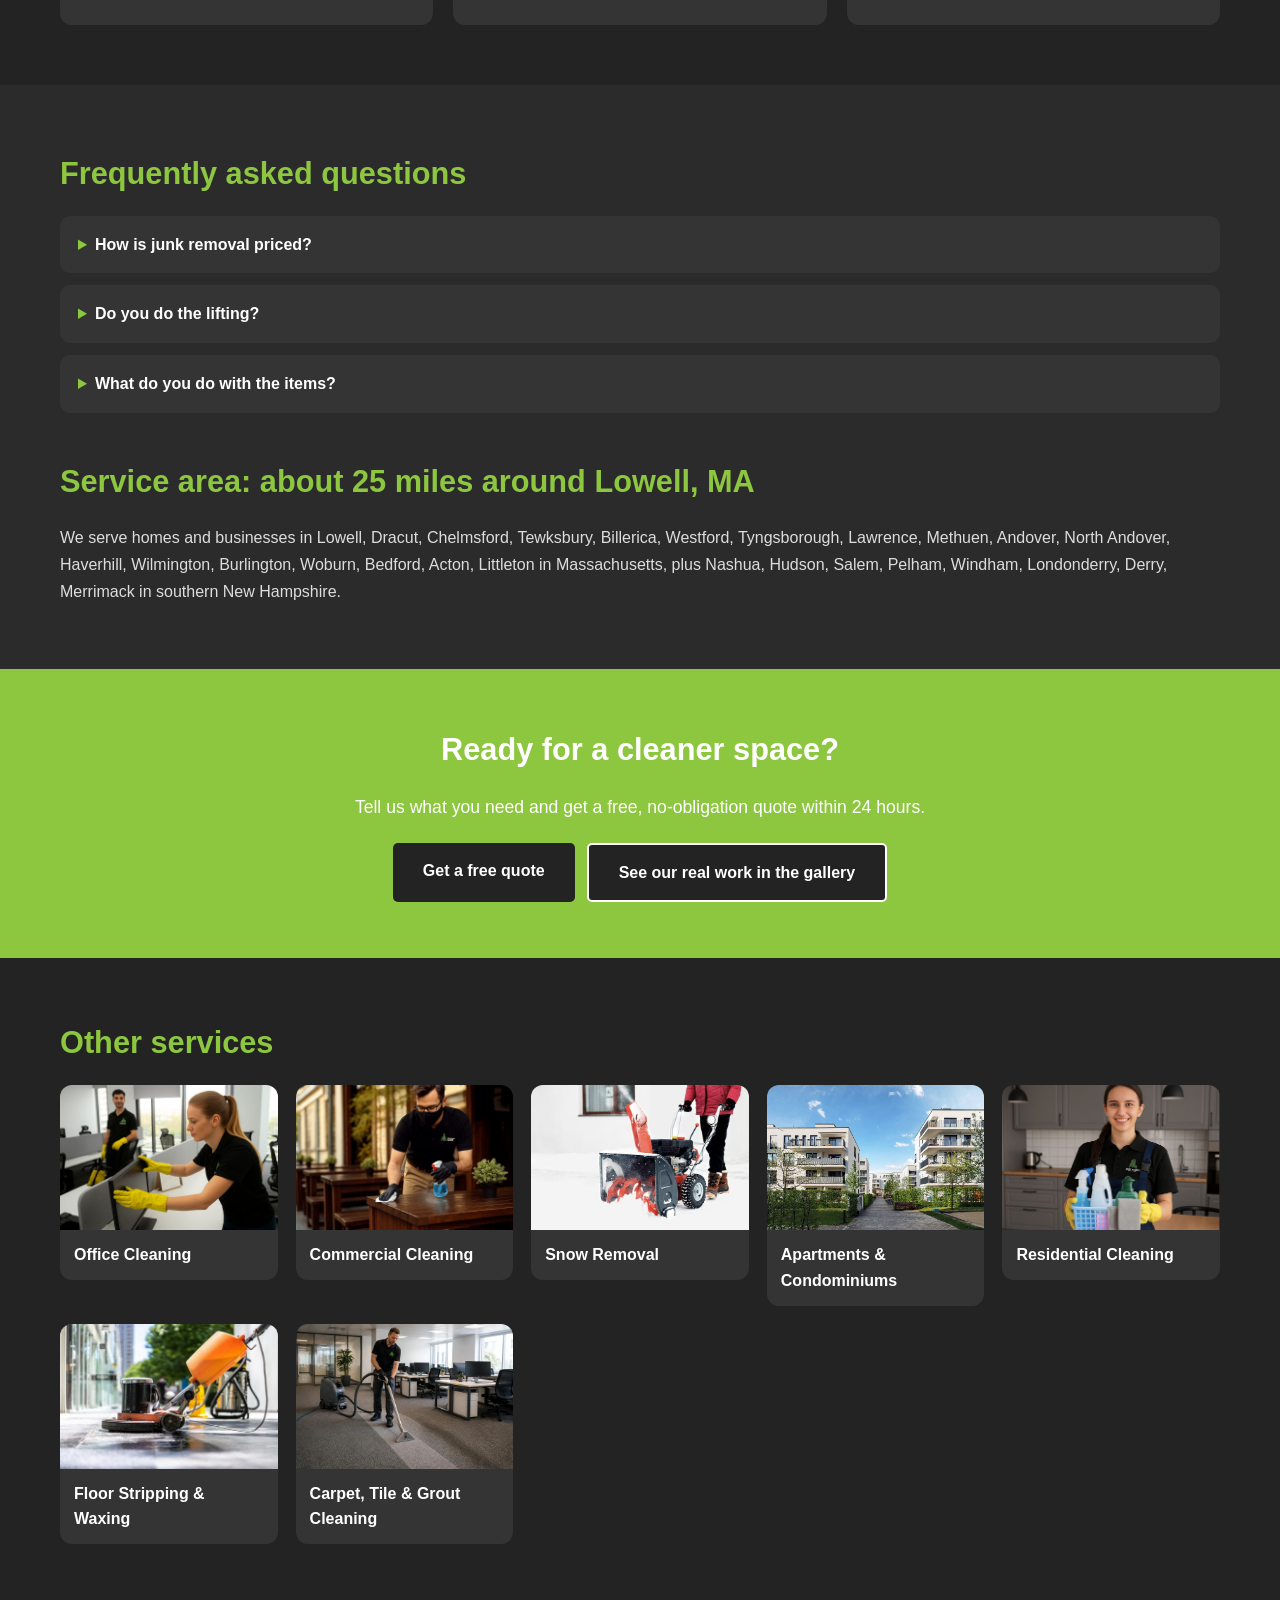
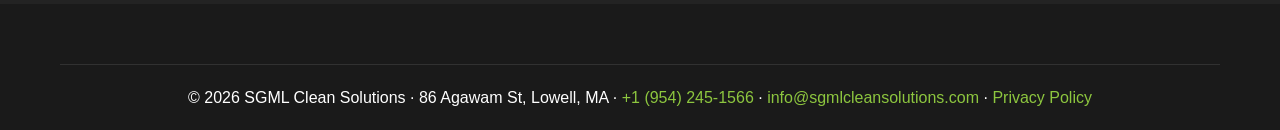
<file: services/junk-removal/index.html>
<!DOCTYPE html>
<html lang="en">
<head>
    <meta charset="UTF-8">
    <meta name="viewport" content="width=device-width, initial-scale=1.0">
    <!-- Generated by tools/build_services.py — edit the data there, not this file. -->
    <meta http-equiv="Content-Security-Policy" content="
        default-src 'self';
        script-src 'self' https://www.googletagmanager.com https://cdn.jsdelivr.net;
        style-src 'self' 'unsafe-inline' https://fonts.googleapis.com;
        font-src 'self' https://fonts.gstatic.com;
        img-src 'self' data: https://www.googletagmanager.com https://*.google-analytics.com https://cdn.jsdelivr.net;
        media-src 'self';
        connect-src 'self' https://*.google-analytics.com https://*.analytics.google.com https://www.googletagmanager.com;
        frame-src 'none';
        form-action 'self';
        base-uri 'self';
        object-src 'none';
        upgrade-insecure-requests">
    <meta name="referrer" content="strict-origin-when-cross-origin">
    <title data-i18n="sp.junk.metaTitle">Junk Removal in Lowell, MA &amp; Southern NH | SGML Clean Solutions</title>
    <meta name="description" content="Fast junk removal and cleanouts in Lowell, Dracut, Tewksbury, Methuen, Nashua, Salem and nearby towns: furniture, appliances, debris, garages and basements. Free quote." data-i18n-content="sp.junk.metaDesc">
    <meta name="robots" content="index, follow, max-image-preview:large">
    <meta name="theme-color" content="#343434">
    <link rel="canonical" href="https://sgmlcleansolutions.com/services/junk-removal/">
    <link rel="alternate" hreflang="en" href="https://sgmlcleansolutions.com/services/junk-removal/">
    <link rel="alternate" hreflang="es" href="https://sgmlcleansolutions.com/services/junk-removal/?lang=es">
    <link rel="alternate" hreflang="x-default" href="https://sgmlcleansolutions.com/services/junk-removal/">
    <meta property="og:type" content="website">
    <meta property="og:site_name" content="SGML Clean Solutions">
    <meta property="og:url" content="https://sgmlcleansolutions.com/services/junk-removal/">
    <meta property="og:title" content="Junk Removal in Lowell, MA &amp; Southern NH | SGML Clean Solutions" data-i18n-content="sp.junk.metaTitle">
    <meta property="og:description" content="Fast junk removal and cleanouts in Lowell, Dracut, Tewksbury, Methuen, Nashua, Salem and nearby towns: furniture, appliances, debris, garages and basements. Free quote." data-i18n-content="sp.junk.metaDesc">
    <meta property="og:image" content="https://sgmlcleansolutions.com/assets/junk-removal-truck-massachusetts-new-hampshire.jpg">
    <meta property="og:locale" content="en_US">
    <meta property="og:locale:alternate" content="es_US">
    <meta name="twitter:card" content="summary_large_image">
    <script type="application/ld+json">
{
  "@context": "https://schema.org",
  "@graph": [
    {
      "@type": "Service",
      "@id": "https://sgmlcleansolutions.com/services/junk-removal/#service",
      "name": "Junk Removal",
      "serviceType": "Junk removal",
      "description": "Fast junk removal and cleanouts in Lowell, Dracut, Tewksbury, Methuen, Nashua, Salem and nearby towns: furniture, appliances, debris, garages and basements. Free quote.",
      "url": "https://sgmlcleansolutions.com/services/junk-removal/",
      "image": "https://sgmlcleansolutions.com/assets/junk-removal-truck-massachusetts-new-hampshire.jpg",
      "provider": {
        "@id": "https://sgmlcleansolutions.com/#business"
      },
      "areaServed": [
        {
          "@type": "GeoCircle",
          "geoMidpoint": {
            "@type": "GeoCoordinates",
            "latitude": 42.6334,
            "longitude": -71.3162
          },
          "geoRadius": 40000
        },
        {
          "@type": "City",
          "name": "Lowell, MA"
        },
        {
          "@type": "City",
          "name": "Dracut, MA"
        },
        {
          "@type": "City",
          "name": "Chelmsford, MA"
        },
        {
          "@type": "City",
          "name": "Tewksbury, MA"
        },
        {
          "@type": "City",
          "name": "Billerica, MA"
        },
        {
          "@type": "City",
          "name": "Westford, MA"
        },
        {
          "@type": "City",
          "name": "Tyngsborough, MA"
        },
        {
          "@type": "City",
          "name": "Lawrence, MA"
        },
        {
          "@type": "City",
          "name": "Methuen, MA"
        },
        {
          "@type": "City",
          "name": "Andover, MA"
        },
        {
          "@type": "City",
          "name": "North Andover, MA"
        },
        {
          "@type": "City",
          "name": "Haverhill, MA"
        },
        {
          "@type": "City",
          "name": "Wilmington, MA"
        },
        {
          "@type": "City",
          "name": "Burlington, MA"
        },
        {
          "@type": "City",
          "name": "Woburn, MA"
        },
        {
          "@type": "City",
          "name": "Bedford, MA"
        },
        {
          "@type": "City",
          "name": "Acton, MA"
        },
        {
          "@type": "City",
          "name": "Littleton, MA"
        },
        {
          "@type": "City",
          "name": "Nashua, NH"
        },
        {
          "@type": "City",
          "name": "Hudson, NH"
        },
        {
          "@type": "City",
          "name": "Salem, NH"
        },
        {
          "@type": "City",
          "name": "Pelham, NH"
        },
        {
          "@type": "City",
          "name": "Windham, NH"
        },
        {
          "@type": "City",
          "name": "Londonderry, NH"
        },
        {
          "@type": "City",
          "name": "Derry, NH"
        },
        {
          "@type": "City",
          "name": "Merrimack, NH"
        }
      ],
      "availableLanguage": [
        "en",
        "es"
      ]
    },
    {
      "@type": "BreadcrumbList",
      "itemListElement": [
        {
          "@type": "ListItem",
          "position": 1,
          "name": "Home",
          "item": "https://sgmlcleansolutions.com/"
        },
        {
          "@type": "ListItem",
          "position": 2,
          "name": "Services",
          "item": "https://sgmlcleansolutions.com/#services"
        },
        {
          "@type": "ListItem",
          "position": 3,
          "name": "Junk Removal",
          "item": "https://sgmlcleansolutions.com/services/junk-removal/"
        }
      ]
    },
    {
      "@type": "FAQPage",
      "mainEntity": [
        {
          "@type": "Question",
          "name": "How is junk removal priced?",
          "acceptedAnswer": {
            "@type": "Answer",
            "text": "Price depends on the volume, weight and type of items. Send us a few photos and we will give you a free quote."
          }
        },
        {
          "@type": "Question",
          "name": "Do you do the lifting?",
          "acceptedAnswer": {
            "@type": "Answer",
            "text": "Yes. Our crew does all the lifting, loading and hauling — you just point to what goes."
          }
        },
        {
          "@type": "Question",
          "name": "What do you do with the items?",
          "acceptedAnswer": {
            "@type": "Answer",
            "text": "We donate or recycle what we can and dispose of the rest responsibly at approved facilities."
          }
        }
      ]
    }
  ]
}
    </script>
    <link rel="icon" href="../../assets/favicon.ico" sizes="any">
    <link rel="icon" type="image/png" sizes="32x32" href="../../assets/favicon_32x32.png">
    <link rel="apple-touch-icon" href="../../assets/apple-touch-icon.png">
    <link rel="manifest" href="../../site.webmanifest">
    <link rel="stylesheet" href="../../styles.css?v=20261025">
    <script src="../../analytics.js?v=20261025" defer></script>
    <script src="../../config.js?v=20261025" defer></script>
    <script src="../../translations.js?v=20261025" defer></script>
    <script src="../services-i18n.js?v=20261025" defer></script>
    <script src="../../i18n.js?v=20261025" defer></script>
    <script src="../../menu.js?v=20261025" defer></script>
</head>
<body class="dark-theme service-page">
    <a class="skip-link" href="#main" data-i18n="common.skip">Skip to content</a>
    <header>
        <div class="container">
            <a href="../../" class="brand" data-lang-link aria-label="SGML Clean Solutions - Home">
                <img src="../../assets/sgml-clean-solutions-logo.webp" alt="SGML Clean Solutions logo" width="75" height="50">
                <span class="brand-name">SGML <span>Clean Solutions</span></span>
            </a>
            <nav aria-label="Main">
                <button class="menu-toggle" id="menu-toggle" type="button" aria-label="Open menu" aria-controls="nav-menu" aria-expanded="false" data-i18n-aria-label="common.menu"><span></span><span></span><span></span></button>
                <ul id="nav-menu">
                    <li><a href="../../" data-i18n="nav.home" data-lang-link>Home</a></li>
                    <li><a href="../../#about" data-i18n="nav.about" data-lang-link>About Us</a></li>
                    <li><a href="../../#services" data-i18n="nav.services" data-lang-link aria-current="page">Services</a></li>
                    <li><a href="../../gallery/" data-i18n="nav.gallery" data-lang-link>Gallery</a></li>
                    <li><a href="../../#area" data-i18n="nav.area" data-lang-link>Service Area</a></li>
                    <li><a href="../../?service=junk#quote" class="nav-cta" data-i18n="nav.quote" data-lang-link>Free Quote</a></li>
                    <li class="lang-item">
                        <div class="lang-switch" role="group" aria-label="Language / Idioma">
                            <button type="button" data-lang="en" lang="en" aria-pressed="true">EN</button>
                            <button type="button" data-lang="es" lang="es" aria-pressed="false">ES</button>
                        </div>
                    </li>
                </ul>
            </nav>
        </div>
    </header>

    <main id="main">
        <section class="svc-hero">
            <div class="container svc-hero-grid">
                <div class="svc-hero-text">
                <nav class="breadcrumb" aria-label="Breadcrumb"><a href="../../" data-i18n="nav.home" data-lang-link>Home</a> › <a href="../../#services" data-i18n="sp.c.services" data-lang-link>Services</a> › <span data-i18n="sp.junk.name">Junk Removal</span></nav>
                <p class="eyebrow" data-i18n="sp.junk.eyebrow">Junk removal · Lowell, MA</p>
                <h1 data-i18n="sp.junk.h1">Junk removal and cleanouts, done fast and left clean</h1>
                <p class="svc-intro" data-i18n="sp.junk.intro">We haul away furniture, appliances and debris from homes and businesses within 25 miles of Lowell, MA and southern New Hampshire — and sweep up before we leave.</p>
                <div class="hero-actions">
                    <a href="../../?service=junk#quote" class="cta-button" data-i18n="sp.c.quote" data-lang-link>Get a free quote</a>
                    <a href="tel:+19542451566" class="cta-button cta-secondary" data-i18n="sp.c.call">Call (954) 245-1566</a>
                </div>
                </div>
                <div class="svc-banner">
                    <img src="../../assets/junk-removal-truck-lowell-ma.jpg" alt="Junk Removal — SGML Clean Solutions" data-i18n-alt="sp.junk.name" width="900" height="340" fetchpriority="high" decoding="async">
                </div>
            </div>
        </section>

        <section class="svc-detail">
            <div class="container svc-grid">
                <div class="svc-media">
                    <img src="../../assets/junk-removal-crew-lowell-ma.jpg" alt="Junk Removal — SGML Clean Solutions, Lowell, MA" data-i18n-alt="sp.junk.name" width="1200" height="800" loading="lazy" decoding="async">
                </div>
                <div class="svc-text">
                    <p data-i18n="sp.junk.p1">Our crew does all the lifting and loading with our own truck. We handle single items, full rooms and complete property cleanouts, and we leave the space broom-clean and ready to use.</p>
                    <p data-i18n="sp.junk.p2">Since we are a cleaning company, we can follow the cleanout with a deep clean of the space — perfect for move-outs, rentals and properties getting ready for sale.</p>
                    <h2 data-i18n="sp.c.included">What's included</h2>
                    <ul class="svc-checks">
                        <li data-i18n="sp.junk.inc.1">Furniture, mattresses and appliance removal</li>
                        <li data-i18n="sp.junk.inc.2">Garage, basement and attic cleanouts</li>
                        <li data-i18n="sp.junk.inc.3">Office and commercial cleanouts</li>
                        <li data-i18n="sp.junk.inc.4">Construction and renovation debris</li>
                        <li data-i18n="sp.junk.inc.5">Yard waste and outdoor items</li>
                        <li data-i18n="sp.junk.inc.6">Broom-clean finish, with optional deep cleaning</li>
                    </ul>
                    <a href="../../?service=junk#quote" class="cta-button" data-i18n="sp.c.quote" data-lang-link>Get a free quote</a>
                </div>
            </div>
        </section>

        <section class="svc-ideal">
            <div class="container">
                <h2 data-i18n="sp.c.ideal">Ideal for</h2>
                <ul class="svc-chips">
                    <li data-i18n="sp.junk.ideal.1">Homeowners and renters</li>
                    <li data-i18n="sp.junk.ideal.2">Landlords and property managers</li>
                    <li data-i18n="sp.junk.ideal.3">Realtors preparing a listing</li>
                    <li data-i18n="sp.junk.ideal.4">Offices relocating</li>
                    <li data-i18n="sp.junk.ideal.5">Contractors after a renovation</li>
                </ul>
                <h2 data-i18n="sp.c.how">How it works</h2>
                <ol class="svc-steps">
                    <li><strong data-i18n="sp.c.s1t">1. Tell us about your space</strong><span data-i18n="sp.c.s1d">Fill out the quote form or call us. We answer in English and Spanish.</span></li>
                    <li><strong data-i18n="sp.c.s2t">2. Free walkthrough &amp; quote</strong><span data-i18n="sp.c.s2d">We visit or review photos and send you a clear price with no surprises.</span></li>
                    <li><strong data-i18n="sp.c.s3t">3. We get it done</strong><span data-i18n="sp.c.s3d">Our insured crew works on your schedule — days, nights or weekends.</span></li>
                </ol>
            </div>
        </section>

        <section class="svc-faq">
            <div class="container">
                <h2 data-i18n="sp.c.faq">Frequently asked questions</h2>
                <details class="faq-item"><summary data-i18n="sp.junk.faq.1.q">How is junk removal priced?</summary><p data-i18n="sp.junk.faq.1.a">Price depends on the volume, weight and type of items. Send us a few photos and we will give you a free quote.</p></details>
                <details class="faq-item"><summary data-i18n="sp.junk.faq.2.q">Do you do the lifting?</summary><p data-i18n="sp.junk.faq.2.a">Yes. Our crew does all the lifting, loading and hauling — you just point to what goes.</p></details>
                <details class="faq-item"><summary data-i18n="sp.junk.faq.3.q">What do you do with the items?</summary><p data-i18n="sp.junk.faq.3.a">We donate or recycle what we can and dispose of the rest responsibly at approved facilities.</p></details>
                <h2 data-i18n="sp.c.areaTitle">Service area: about 25 miles around Lowell, MA</h2>
                <p class="svc-area" data-i18n="sp.c.areaText">We serve homes and businesses in Lowell, Dracut, Chelmsford, Tewksbury, Billerica, Westford, Tyngsborough, Lawrence, Methuen, Andover, North Andover, Haverhill, Wilmington, Burlington, Woburn, Bedford, Acton, Littleton in Massachusetts, plus Nashua, Hudson, Salem, Pelham, Windham, Londonderry, Derry, Merrimack in southern New Hampshire.</p>
            </div>
        </section>

        <section class="svc-band">
            <div class="container">
                <h2 data-i18n="sp.c.bandTitle">Ready for a cleaner space?</h2>
                <p data-i18n="sp.c.bandText">Tell us what you need and get a free, no-obligation quote within 24 hours.</p>
                <div class="hero-actions">
                    <a href="../../?service=junk#quote" class="cta-button" data-i18n="sp.c.quote" data-lang-link>Get a free quote</a>
                    <a href="../../gallery/" class="cta-button cta-secondary" data-i18n="sp.c.gallery" data-lang-link>See our real work in the gallery</a>
                </div>
            </div>
        </section>

        <section class="svc-related">
            <div class="container">
                <h2 data-i18n="sp.c.related">Other services</h2>
                <ul class="svc-related-grid">
                    <li><a href="../office-cleaning/" data-lang-link><img src="../../assets/office-cleaning-massachusetts.jpg" alt="" width="900" height="600" loading="lazy" decoding="async"><span data-i18n="sp.office.name">Office Cleaning</span></a></li>
                    <li><a href="../commercial-cleaning/" data-lang-link><img src="../../assets/commercial-cleaning-massachusetts.jpg" alt="" width="900" height="600" loading="lazy" decoding="async"><span data-i18n="sp.commercial.name">Commercial Cleaning</span></a></li>
                    <li><a href="../snow-removal/" data-lang-link><img src="../../assets/snow-removal-lowell-ma.jpg" alt="" width="620" height="420" loading="lazy" decoding="async"><span data-i18n="sp.snow.name">Snow Removal</span></a></li>
                    <li><a href="../apartment-condo-cleaning/" data-lang-link><img src="../../assets/apartment-condominium-cleaning.jpg" alt="" width="800" height="533" loading="lazy" decoding="async"><span data-i18n="sp.condos.name">Apartments &amp; Condominiums</span></a></li>
                    <li><a href="../residential-cleaning/" data-lang-link><img src="../../assets/residential-house-cleaning-lowell-ma.jpg" alt="" width="900" height="708" loading="lazy" decoding="async"><span data-i18n="sp.residential.name">Residential Cleaning</span></a></li>
                    <li><a href="../floor-stripping-waxing/" data-lang-link><img src="../../assets/floor-stripping-waxing-massachusetts.jpg" alt="" width="900" height="601" loading="lazy" decoding="async"><span data-i18n="sp.stripwax.name">Floor Stripping &amp; Waxing</span></a></li>
                    <li><a href="../carpet-cleaning/" data-lang-link><img src="../../assets/carpet-cleaning-extraction-lowell-ma.jpg" alt="" width="1200" height="800" loading="lazy" decoding="async"><span data-i18n="sp.carpet.name">Carpet, Tile &amp; Grout Cleaning</span></a></li>
                </ul>
            </div>
        </section>
    </main>

    <!-- Floating contact button: opens "Call us" / "Text us" -->
    <div class="contact-fab">
        <div class="fab-menu" id="fab-menu" hidden>
            <a href="tel:+19542451566" class="fab-option">
                <svg viewBox="0 0 24 24" width="20" height="20" aria-hidden="true"><path fill="currentColor" d="M6.6 10.8a15.1 15.1 0 0 0 6.6 6.6l2.2-2.2a1 1 0 0 1 1-.25 11.4 11.4 0 0 0 3.6.57 1 1 0 0 1 1 1V20a1 1 0 0 1-1 1A17 17 0 0 1 3 4a1 1 0 0 1 1-1h3.5a1 1 0 0 1 1 1c0 1.25.2 2.45.57 3.57a1 1 0 0 1-.25 1z"/></svg>
                <span data-i18n="contact.call">Call us</span>
            </a>
            <a href="sms:+19542451566" class="fab-option">
                <svg viewBox="0 0 24 24" width="20" height="20" aria-hidden="true"><path fill="currentColor" d="M4 3h16a2 2 0 0 1 2 2v11a2 2 0 0 1-2 2H8l-5 4V5a2 2 0 0 1 1-2zm3 6.5a1.5 1.5 0 1 0 0 3 1.5 1.5 0 0 0 0-3zm5 0a1.5 1.5 0 1 0 0 3 1.5 1.5 0 0 0 0-3zm5 0a1.5 1.5 0 1 0 0 3 1.5 1.5 0 0 0 0-3z"/></svg>
                <span data-i18n="contact.sms">Text us</span>
            </a>
        </div>
        <button type="button" class="fab-btn" id="fab-toggle" aria-expanded="false" aria-controls="fab-menu" aria-label="Contact us: call or text" data-i18n-aria-label="contact.open">
            <svg viewBox="0 0 24 24" width="28" height="28" aria-hidden="true"><path fill="currentColor" d="M4 3h16a2 2 0 0 1 2 2v11a2 2 0 0 1-2 2H8l-5 4V5a2 2 0 0 1 1-2zm3 6.5a1.5 1.5 0 1 0 0 3 1.5 1.5 0 0 0 0-3zm5 0a1.5 1.5 0 1 0 0 3 1.5 1.5 0 0 0 0-3zm5 0a1.5 1.5 0 1 0 0 3 1.5 1.5 0 0 0 0-3z"/></svg>
        </button>
    </div>

    <footer>
        <div class="container">
            <div class="footer-bottom">
                <p>&copy; <span id="current-year">2026</span> SGML Clean Solutions · 86 Agawam St, Lowell, MA · <a href="tel:+19542451566">+1 (954) 245-1566</a> · <a href="mailto:info@sgmlcleansolutions.com">info@sgmlcleansolutions.com</a> · <a href="../../privacy.html" data-i18n="footer.privacy" data-lang-link>Privacy Policy</a></p>
            </div>
        </div>
    </footer>
</body>
</html>
</file>
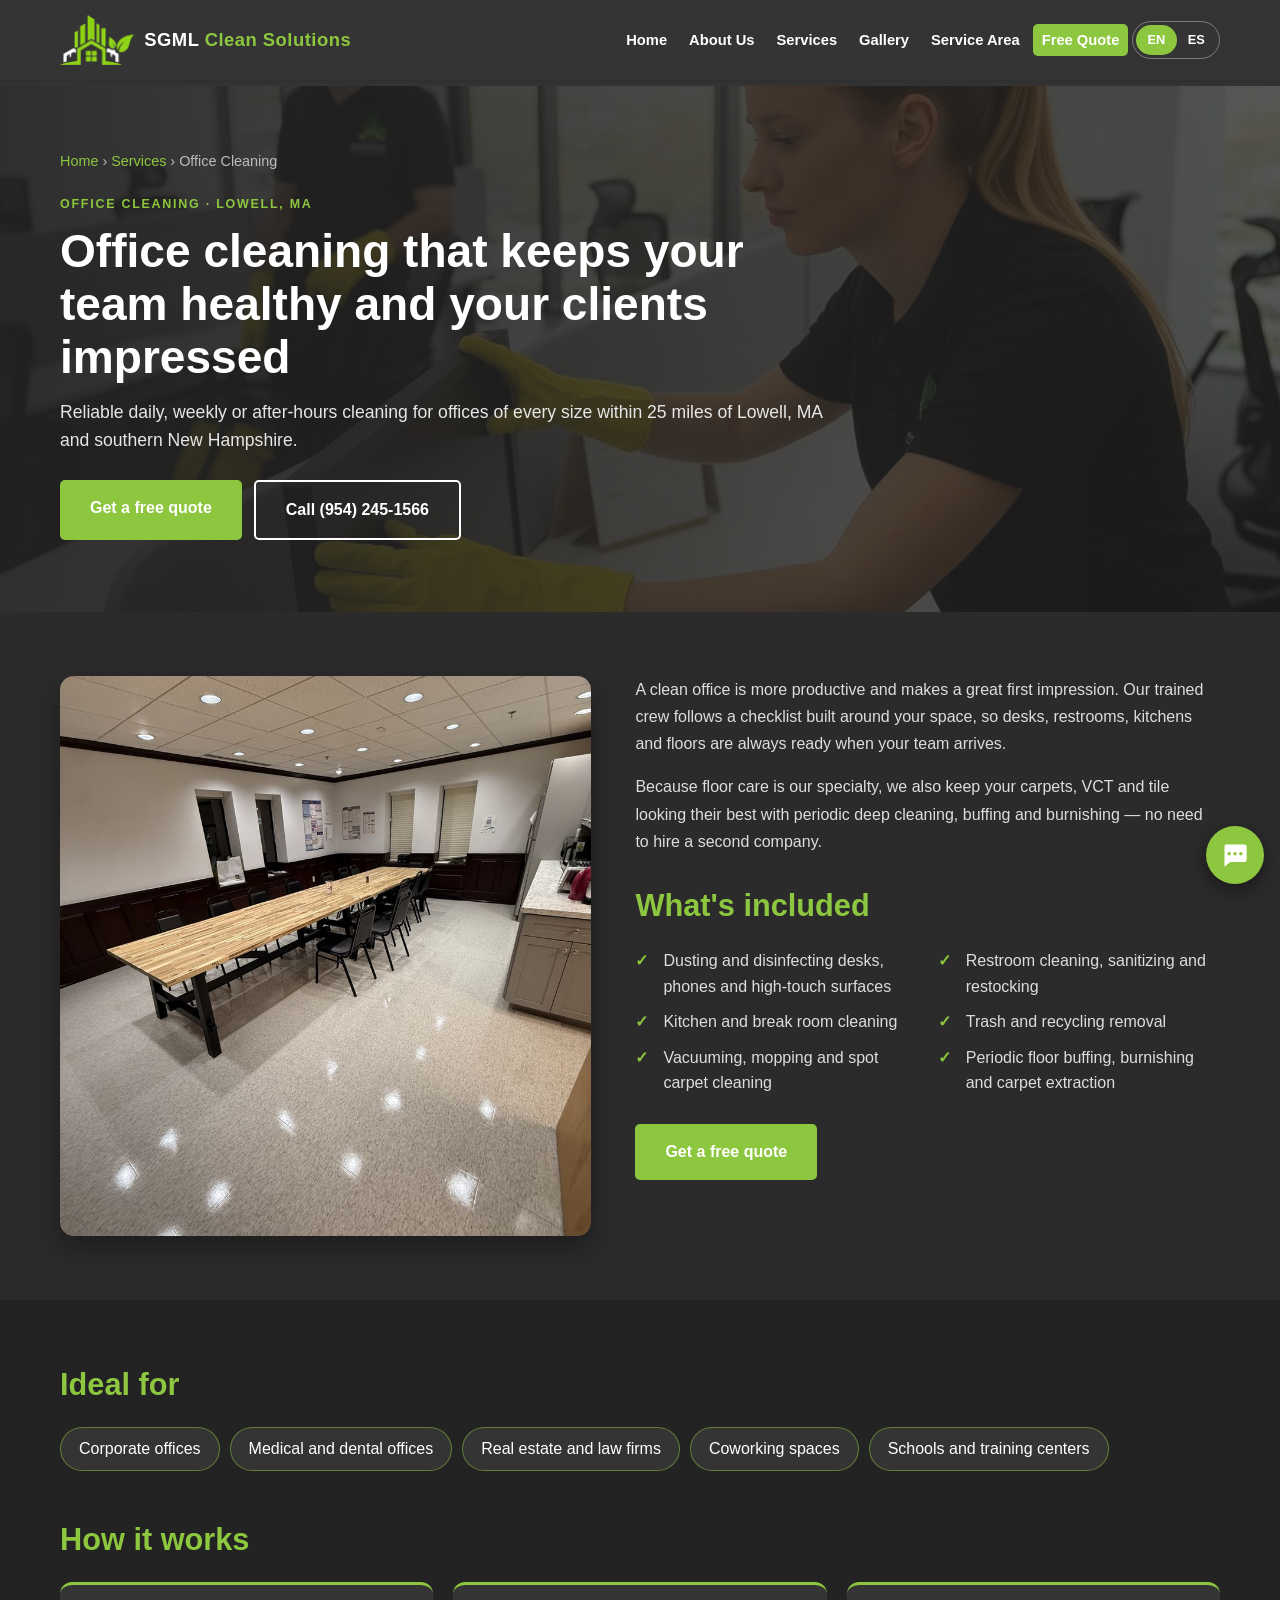
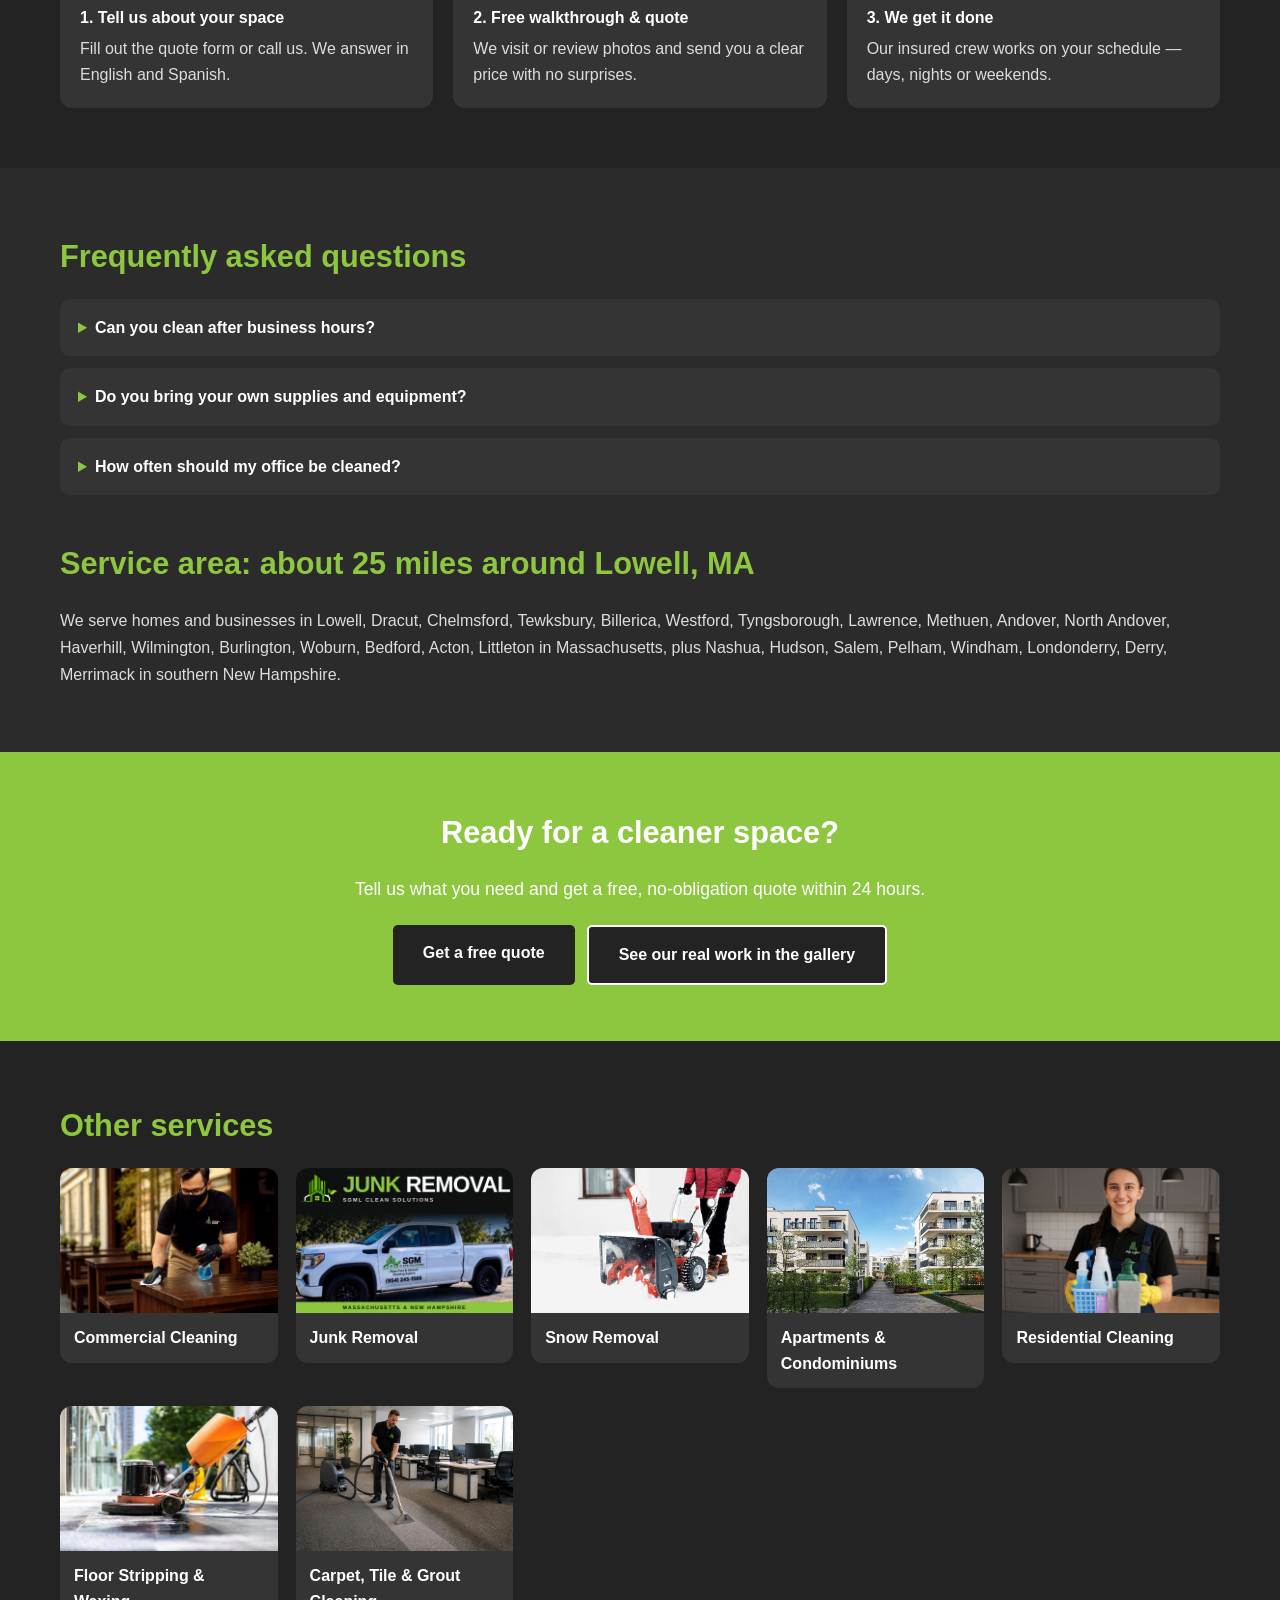
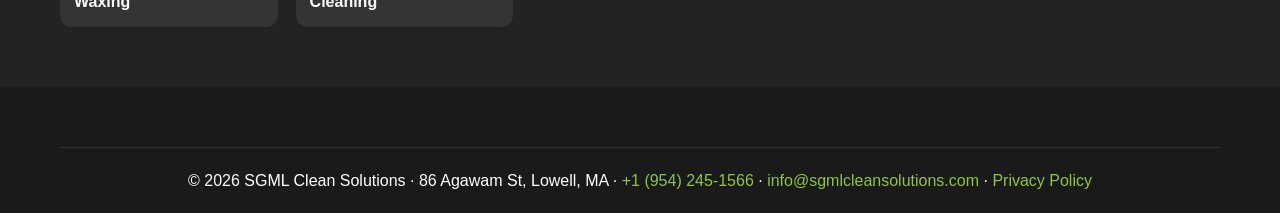
<file: services/office-cleaning/index.html>
<!DOCTYPE html>
<html lang="en">
<head>
    <meta charset="UTF-8">
    <meta name="viewport" content="width=device-width, initial-scale=1.0">
    <!-- Generated by tools/build_services.py — edit the data there, not this file. -->
    <meta http-equiv="Content-Security-Policy" content="
        default-src 'self';
        script-src 'self' https://www.googletagmanager.com https://cdn.jsdelivr.net;
        style-src 'self' 'unsafe-inline' https://fonts.googleapis.com;
        font-src 'self' https://fonts.gstatic.com;
        img-src 'self' data: https://www.googletagmanager.com https://*.google-analytics.com https://cdn.jsdelivr.net;
        media-src 'self';
        connect-src 'self' https://*.google-analytics.com https://*.analytics.google.com https://www.googletagmanager.com;
        frame-src 'none';
        form-action 'self';
        base-uri 'self';
        object-src 'none';
        upgrade-insecure-requests">
    <meta name="referrer" content="strict-origin-when-cross-origin">
    <title data-i18n="sp.office.metaTitle">Office Cleaning in Lowell, MA &amp; Southern NH | SGML Clean Solutions</title>
    <meta name="description" content="Daily, weekly or nightly office cleaning in Lowell, Chelmsford, Billerica, Nashua and nearby towns. Desks, restrooms, kitchens and floors. Free quote." data-i18n-content="sp.office.metaDesc">
    <meta name="robots" content="index, follow, max-image-preview:large">
    <meta name="theme-color" content="#343434">
    <link rel="canonical" href="https://sgmlcleansolutions.com/services/office-cleaning/">
    <link rel="alternate" hreflang="en" href="https://sgmlcleansolutions.com/services/office-cleaning/">
    <link rel="alternate" hreflang="es" href="https://sgmlcleansolutions.com/services/office-cleaning/?lang=es">
    <link rel="alternate" hreflang="x-default" href="https://sgmlcleansolutions.com/services/office-cleaning/">
    <meta property="og:type" content="website">
    <meta property="og:site_name" content="SGML Clean Solutions">
    <meta property="og:url" content="https://sgmlcleansolutions.com/services/office-cleaning/">
    <meta property="og:title" content="Office Cleaning in Lowell, MA &amp; Southern NH | SGML Clean Solutions" data-i18n-content="sp.office.metaTitle">
    <meta property="og:description" content="Daily, weekly or nightly office cleaning in Lowell, Chelmsford, Billerica, Nashua and nearby towns. Desks, restrooms, kitchens and floors. Free quote." data-i18n-content="sp.office.metaDesc">
    <meta property="og:image" content="https://sgmlcleansolutions.com/assets/office-cleaning-massachusetts.jpg">
    <meta property="og:locale" content="en_US">
    <meta property="og:locale:alternate" content="es_US">
    <meta name="twitter:card" content="summary_large_image">
    <script type="application/ld+json">
{
  "@context": "https://schema.org",
  "@graph": [
    {
      "@type": "Service",
      "@id": "https://sgmlcleansolutions.com/services/office-cleaning/#service",
      "name": "Office Cleaning",
      "serviceType": "Office cleaning",
      "description": "Daily, weekly or nightly office cleaning in Lowell, Chelmsford, Billerica, Nashua and nearby towns. Desks, restrooms, kitchens and floors. Free quote.",
      "url": "https://sgmlcleansolutions.com/services/office-cleaning/",
      "image": "https://sgmlcleansolutions.com/assets/office-cleaning-massachusetts.jpg",
      "provider": {
        "@id": "https://sgmlcleansolutions.com/#business"
      },
      "areaServed": [
        {
          "@type": "GeoCircle",
          "geoMidpoint": {
            "@type": "GeoCoordinates",
            "latitude": 42.6334,
            "longitude": -71.3162
          },
          "geoRadius": 40000
        },
        {
          "@type": "City",
          "name": "Lowell, MA"
        },
        {
          "@type": "City",
          "name": "Dracut, MA"
        },
        {
          "@type": "City",
          "name": "Chelmsford, MA"
        },
        {
          "@type": "City",
          "name": "Tewksbury, MA"
        },
        {
          "@type": "City",
          "name": "Billerica, MA"
        },
        {
          "@type": "City",
          "name": "Westford, MA"
        },
        {
          "@type": "City",
          "name": "Tyngsborough, MA"
        },
        {
          "@type": "City",
          "name": "Lawrence, MA"
        },
        {
          "@type": "City",
          "name": "Methuen, MA"
        },
        {
          "@type": "City",
          "name": "Andover, MA"
        },
        {
          "@type": "City",
          "name": "North Andover, MA"
        },
        {
          "@type": "City",
          "name": "Haverhill, MA"
        },
        {
          "@type": "City",
          "name": "Wilmington, MA"
        },
        {
          "@type": "City",
          "name": "Burlington, MA"
        },
        {
          "@type": "City",
          "name": "Woburn, MA"
        },
        {
          "@type": "City",
          "name": "Bedford, MA"
        },
        {
          "@type": "City",
          "name": "Acton, MA"
        },
        {
          "@type": "City",
          "name": "Littleton, MA"
        },
        {
          "@type": "City",
          "name": "Nashua, NH"
        },
        {
          "@type": "City",
          "name": "Hudson, NH"
        },
        {
          "@type": "City",
          "name": "Salem, NH"
        },
        {
          "@type": "City",
          "name": "Pelham, NH"
        },
        {
          "@type": "City",
          "name": "Windham, NH"
        },
        {
          "@type": "City",
          "name": "Londonderry, NH"
        },
        {
          "@type": "City",
          "name": "Derry, NH"
        },
        {
          "@type": "City",
          "name": "Merrimack, NH"
        }
      ],
      "availableLanguage": [
        "en",
        "es"
      ]
    },
    {
      "@type": "BreadcrumbList",
      "itemListElement": [
        {
          "@type": "ListItem",
          "position": 1,
          "name": "Home",
          "item": "https://sgmlcleansolutions.com/"
        },
        {
          "@type": "ListItem",
          "position": 2,
          "name": "Services",
          "item": "https://sgmlcleansolutions.com/#services"
        },
        {
          "@type": "ListItem",
          "position": 3,
          "name": "Office Cleaning",
          "item": "https://sgmlcleansolutions.com/services/office-cleaning/"
        }
      ]
    },
    {
      "@type": "FAQPage",
      "mainEntity": [
        {
          "@type": "Question",
          "name": "Can you clean after business hours?",
          "acceptedAnswer": {
            "@type": "Answer",
            "text": "Yes. Most of our office clients prefer evening or early-morning cleaning so the work never interrupts their team."
          }
        },
        {
          "@type": "Question",
          "name": "Do you bring your own supplies and equipment?",
          "acceptedAnswer": {
            "@type": "Answer",
            "text": "Yes. We bring professional equipment and eco-friendly products. If you prefer specific products, we can use yours."
          }
        },
        {
          "@type": "Question",
          "name": "How often should my office be cleaned?",
          "acceptedAnswer": {
            "@type": "Answer",
            "text": "It depends on your traffic. Small offices usually choose 1–3 visits per week; busy offices and clinics often need daily service. We recommend a plan during the free walkthrough."
          }
        }
      ]
    }
  ]
}
    </script>
    <link rel="icon" href="../../assets/favicon.ico" sizes="any">
    <link rel="icon" type="image/png" sizes="32x32" href="../../assets/favicon_32x32.png">
    <link rel="apple-touch-icon" href="../../assets/apple-touch-icon.png">
    <link rel="manifest" href="../../site.webmanifest">
    <link rel="stylesheet" href="../../styles.css?v=20261025">
    <script src="../../analytics.js?v=20261025" defer></script>
    <script src="../../config.js?v=20261025" defer></script>
    <script src="../../translations.js?v=20261025" defer></script>
    <script src="../services-i18n.js?v=20261025" defer></script>
    <script src="../../i18n.js?v=20261025" defer></script>
    <script src="../../menu.js?v=20261025" defer></script>
</head>
<body class="dark-theme service-page">
    <a class="skip-link" href="#main" data-i18n="common.skip">Skip to content</a>
    <header>
        <div class="container">
            <a href="../../" class="brand" data-lang-link aria-label="SGML Clean Solutions - Home">
                <img src="../../assets/sgml-clean-solutions-logo.webp" alt="SGML Clean Solutions logo" width="75" height="50">
                <span class="brand-name">SGML <span>Clean Solutions</span></span>
            </a>
            <nav aria-label="Main">
                <button class="menu-toggle" id="menu-toggle" type="button" aria-label="Open menu" aria-controls="nav-menu" aria-expanded="false" data-i18n-aria-label="common.menu"><span></span><span></span><span></span></button>
                <ul id="nav-menu">
                    <li><a href="../../" data-i18n="nav.home" data-lang-link>Home</a></li>
                    <li><a href="../../#about" data-i18n="nav.about" data-lang-link>About Us</a></li>
                    <li><a href="../../#services" data-i18n="nav.services" data-lang-link aria-current="page">Services</a></li>
                    <li><a href="../../gallery/" data-i18n="nav.gallery" data-lang-link>Gallery</a></li>
                    <li><a href="../../#area" data-i18n="nav.area" data-lang-link>Service Area</a></li>
                    <li><a href="../../?service=office#quote" class="nav-cta" data-i18n="nav.quote" data-lang-link>Free Quote</a></li>
                    <li class="lang-item">
                        <div class="lang-switch" role="group" aria-label="Language / Idioma">
                            <button type="button" data-lang="en" lang="en" aria-pressed="true">EN</button>
                            <button type="button" data-lang="es" lang="es" aria-pressed="false">ES</button>
                        </div>
                    </li>
                </ul>
            </nav>
        </div>
    </header>

    <main id="main">
        <section class="svc-hero">
            <div class="container svc-hero-grid">
                <div class="svc-hero-text">
                <nav class="breadcrumb" aria-label="Breadcrumb"><a href="../../" data-i18n="nav.home" data-lang-link>Home</a> › <a href="../../#services" data-i18n="sp.c.services" data-lang-link>Services</a> › <span data-i18n="sp.office.name">Office Cleaning</span></nav>
                <p class="eyebrow" data-i18n="sp.office.eyebrow">Office cleaning · Lowell, MA</p>
                <h1 data-i18n="sp.office.h1">Office cleaning that keeps your team healthy and your clients impressed</h1>
                <p class="svc-intro" data-i18n="sp.office.intro">Reliable daily, weekly or after-hours cleaning for offices of every size within 25 miles of Lowell, MA and southern New Hampshire.</p>
                <div class="hero-actions">
                    <a href="../../?service=office#quote" class="cta-button" data-i18n="sp.c.quote" data-lang-link>Get a free quote</a>
                    <a href="tel:+19542451566" class="cta-button cta-secondary" data-i18n="sp.c.call">Call (954) 245-1566</a>
                </div>
                </div>
                <div class="svc-banner">
                    <img src="../../assets/office-cleaning-massachusetts.jpg" alt="Office Cleaning — SGML Clean Solutions" data-i18n-alt="sp.office.name" width="900" height="600" fetchpriority="high" decoding="async">
                </div>
            </div>
        </section>

        <section class="svc-detail">
            <div class="container svc-grid">
                <div class="svc-media">
                    <img src="../../assets/conference-room-floor-waxed-burnished-massachusetts.jpg" alt="Office Cleaning — SGML Clean Solutions, Lowell, MA" data-i18n-alt="sp.office.name" width="900" height="1200" loading="lazy" decoding="async">
                </div>
                <div class="svc-text">
                    <p data-i18n="sp.office.p1">A clean office is more productive and makes a great first impression. Our trained crew follows a checklist built around your space, so desks, restrooms, kitchens and floors are always ready when your team arrives.</p>
                    <p data-i18n="sp.office.p2">Because floor care is our specialty, we also keep your carpets, VCT and tile looking their best with periodic deep cleaning, buffing and burnishing — no need to hire a second company.</p>
                    <h2 data-i18n="sp.c.included">What's included</h2>
                    <ul class="svc-checks">
                        <li data-i18n="sp.office.inc.1">Dusting and disinfecting desks, phones and high-touch surfaces</li>
                        <li data-i18n="sp.office.inc.2">Restroom cleaning, sanitizing and restocking</li>
                        <li data-i18n="sp.office.inc.3">Kitchen and break room cleaning</li>
                        <li data-i18n="sp.office.inc.4">Trash and recycling removal</li>
                        <li data-i18n="sp.office.inc.5">Vacuuming, mopping and spot carpet cleaning</li>
                        <li data-i18n="sp.office.inc.6">Periodic floor buffing, burnishing and carpet extraction</li>
                    </ul>
                    <a href="../../?service=office#quote" class="cta-button" data-i18n="sp.c.quote" data-lang-link>Get a free quote</a>
                </div>
            </div>
        </section>

        <section class="svc-ideal">
            <div class="container">
                <h2 data-i18n="sp.c.ideal">Ideal for</h2>
                <ul class="svc-chips">
                    <li data-i18n="sp.office.ideal.1">Corporate offices</li>
                    <li data-i18n="sp.office.ideal.2">Medical and dental offices</li>
                    <li data-i18n="sp.office.ideal.3">Real estate and law firms</li>
                    <li data-i18n="sp.office.ideal.4">Coworking spaces</li>
                    <li data-i18n="sp.office.ideal.5">Schools and training centers</li>
                </ul>
                <h2 data-i18n="sp.c.how">How it works</h2>
                <ol class="svc-steps">
                    <li><strong data-i18n="sp.c.s1t">1. Tell us about your space</strong><span data-i18n="sp.c.s1d">Fill out the quote form or call us. We answer in English and Spanish.</span></li>
                    <li><strong data-i18n="sp.c.s2t">2. Free walkthrough &amp; quote</strong><span data-i18n="sp.c.s2d">We visit or review photos and send you a clear price with no surprises.</span></li>
                    <li><strong data-i18n="sp.c.s3t">3. We get it done</strong><span data-i18n="sp.c.s3d">Our insured crew works on your schedule — days, nights or weekends.</span></li>
                </ol>
            </div>
        </section>

        <section class="svc-faq">
            <div class="container">
                <h2 data-i18n="sp.c.faq">Frequently asked questions</h2>
                <details class="faq-item"><summary data-i18n="sp.office.faq.1.q">Can you clean after business hours?</summary><p data-i18n="sp.office.faq.1.a">Yes. Most of our office clients prefer evening or early-morning cleaning so the work never interrupts their team.</p></details>
                <details class="faq-item"><summary data-i18n="sp.office.faq.2.q">Do you bring your own supplies and equipment?</summary><p data-i18n="sp.office.faq.2.a">Yes. We bring professional equipment and eco-friendly products. If you prefer specific products, we can use yours.</p></details>
                <details class="faq-item"><summary data-i18n="sp.office.faq.3.q">How often should my office be cleaned?</summary><p data-i18n="sp.office.faq.3.a">It depends on your traffic. Small offices usually choose 1–3 visits per week; busy offices and clinics often need daily service. We recommend a plan during the free walkthrough.</p></details>
                <h2 data-i18n="sp.c.areaTitle">Service area: about 25 miles around Lowell, MA</h2>
                <p class="svc-area" data-i18n="sp.c.areaText">We serve homes and businesses in Lowell, Dracut, Chelmsford, Tewksbury, Billerica, Westford, Tyngsborough, Lawrence, Methuen, Andover, North Andover, Haverhill, Wilmington, Burlington, Woburn, Bedford, Acton, Littleton in Massachusetts, plus Nashua, Hudson, Salem, Pelham, Windham, Londonderry, Derry, Merrimack in southern New Hampshire.</p>
            </div>
        </section>

        <section class="svc-band">
            <div class="container">
                <h2 data-i18n="sp.c.bandTitle">Ready for a cleaner space?</h2>
                <p data-i18n="sp.c.bandText">Tell us what you need and get a free, no-obligation quote within 24 hours.</p>
                <div class="hero-actions">
                    <a href="../../?service=office#quote" class="cta-button" data-i18n="sp.c.quote" data-lang-link>Get a free quote</a>
                    <a href="../../gallery/" class="cta-button cta-secondary" data-i18n="sp.c.gallery" data-lang-link>See our real work in the gallery</a>
                </div>
            </div>
        </section>

        <section class="svc-related">
            <div class="container">
                <h2 data-i18n="sp.c.related">Other services</h2>
                <ul class="svc-related-grid">
                    <li><a href="../commercial-cleaning/" data-lang-link><img src="../../assets/commercial-cleaning-massachusetts.jpg" alt="" width="900" height="600" loading="lazy" decoding="async"><span data-i18n="sp.commercial.name">Commercial Cleaning</span></a></li>
                    <li><a href="../junk-removal/" data-lang-link><img src="../../assets/junk-removal-truck-massachusetts-new-hampshire.jpg" alt="" width="900" height="600" loading="lazy" decoding="async"><span data-i18n="sp.junk.name">Junk Removal</span></a></li>
                    <li><a href="../snow-removal/" data-lang-link><img src="../../assets/snow-removal-lowell-ma.jpg" alt="" width="620" height="420" loading="lazy" decoding="async"><span data-i18n="sp.snow.name">Snow Removal</span></a></li>
                    <li><a href="../apartment-condo-cleaning/" data-lang-link><img src="../../assets/apartment-condominium-cleaning.jpg" alt="" width="800" height="533" loading="lazy" decoding="async"><span data-i18n="sp.condos.name">Apartments &amp; Condominiums</span></a></li>
                    <li><a href="../residential-cleaning/" data-lang-link><img src="../../assets/residential-house-cleaning-lowell-ma.jpg" alt="" width="900" height="708" loading="lazy" decoding="async"><span data-i18n="sp.residential.name">Residential Cleaning</span></a></li>
                    <li><a href="../floor-stripping-waxing/" data-lang-link><img src="../../assets/floor-stripping-waxing-massachusetts.jpg" alt="" width="900" height="601" loading="lazy" decoding="async"><span data-i18n="sp.stripwax.name">Floor Stripping &amp; Waxing</span></a></li>
                    <li><a href="../carpet-cleaning/" data-lang-link><img src="../../assets/carpet-cleaning-extraction-lowell-ma.jpg" alt="" width="1200" height="800" loading="lazy" decoding="async"><span data-i18n="sp.carpet.name">Carpet, Tile &amp; Grout Cleaning</span></a></li>
                </ul>
            </div>
        </section>
    </main>

    <!-- Floating contact button: opens "Call us" / "Text us" -->
    <div class="contact-fab">
        <div class="fab-menu" id="fab-menu" hidden>
            <a href="tel:+19542451566" class="fab-option">
                <svg viewBox="0 0 24 24" width="20" height="20" aria-hidden="true"><path fill="currentColor" d="M6.6 10.8a15.1 15.1 0 0 0 6.6 6.6l2.2-2.2a1 1 0 0 1 1-.25 11.4 11.4 0 0 0 3.6.57 1 1 0 0 1 1 1V20a1 1 0 0 1-1 1A17 17 0 0 1 3 4a1 1 0 0 1 1-1h3.5a1 1 0 0 1 1 1c0 1.25.2 2.45.57 3.57a1 1 0 0 1-.25 1z"/></svg>
                <span data-i18n="contact.call">Call us</span>
            </a>
            <a href="sms:+19542451566" class="fab-option">
                <svg viewBox="0 0 24 24" width="20" height="20" aria-hidden="true"><path fill="currentColor" d="M4 3h16a2 2 0 0 1 2 2v11a2 2 0 0 1-2 2H8l-5 4V5a2 2 0 0 1 1-2zm3 6.5a1.5 1.5 0 1 0 0 3 1.5 1.5 0 0 0 0-3zm5 0a1.5 1.5 0 1 0 0 3 1.5 1.5 0 0 0 0-3zm5 0a1.5 1.5 0 1 0 0 3 1.5 1.5 0 0 0 0-3z"/></svg>
                <span data-i18n="contact.sms">Text us</span>
            </a>
        </div>
        <button type="button" class="fab-btn" id="fab-toggle" aria-expanded="false" aria-controls="fab-menu" aria-label="Contact us: call or text" data-i18n-aria-label="contact.open">
            <svg viewBox="0 0 24 24" width="28" height="28" aria-hidden="true"><path fill="currentColor" d="M4 3h16a2 2 0 0 1 2 2v11a2 2 0 0 1-2 2H8l-5 4V5a2 2 0 0 1 1-2zm3 6.5a1.5 1.5 0 1 0 0 3 1.5 1.5 0 0 0 0-3zm5 0a1.5 1.5 0 1 0 0 3 1.5 1.5 0 0 0 0-3zm5 0a1.5 1.5 0 1 0 0 3 1.5 1.5 0 0 0 0-3z"/></svg>
        </button>
    </div>

    <footer>
        <div class="container">
            <div class="footer-bottom">
                <p>&copy; <span id="current-year">2026</span> SGML Clean Solutions · 86 Agawam St, Lowell, MA · <a href="tel:+19542451566">+1 (954) 245-1566</a> · <a href="mailto:info@sgmlcleansolutions.com">info@sgmlcleansolutions.com</a> · <a href="../../privacy.html" data-i18n="footer.privacy" data-lang-link>Privacy Policy</a></p>
            </div>
        </div>
    </footer>
</body>
</html>
</file>
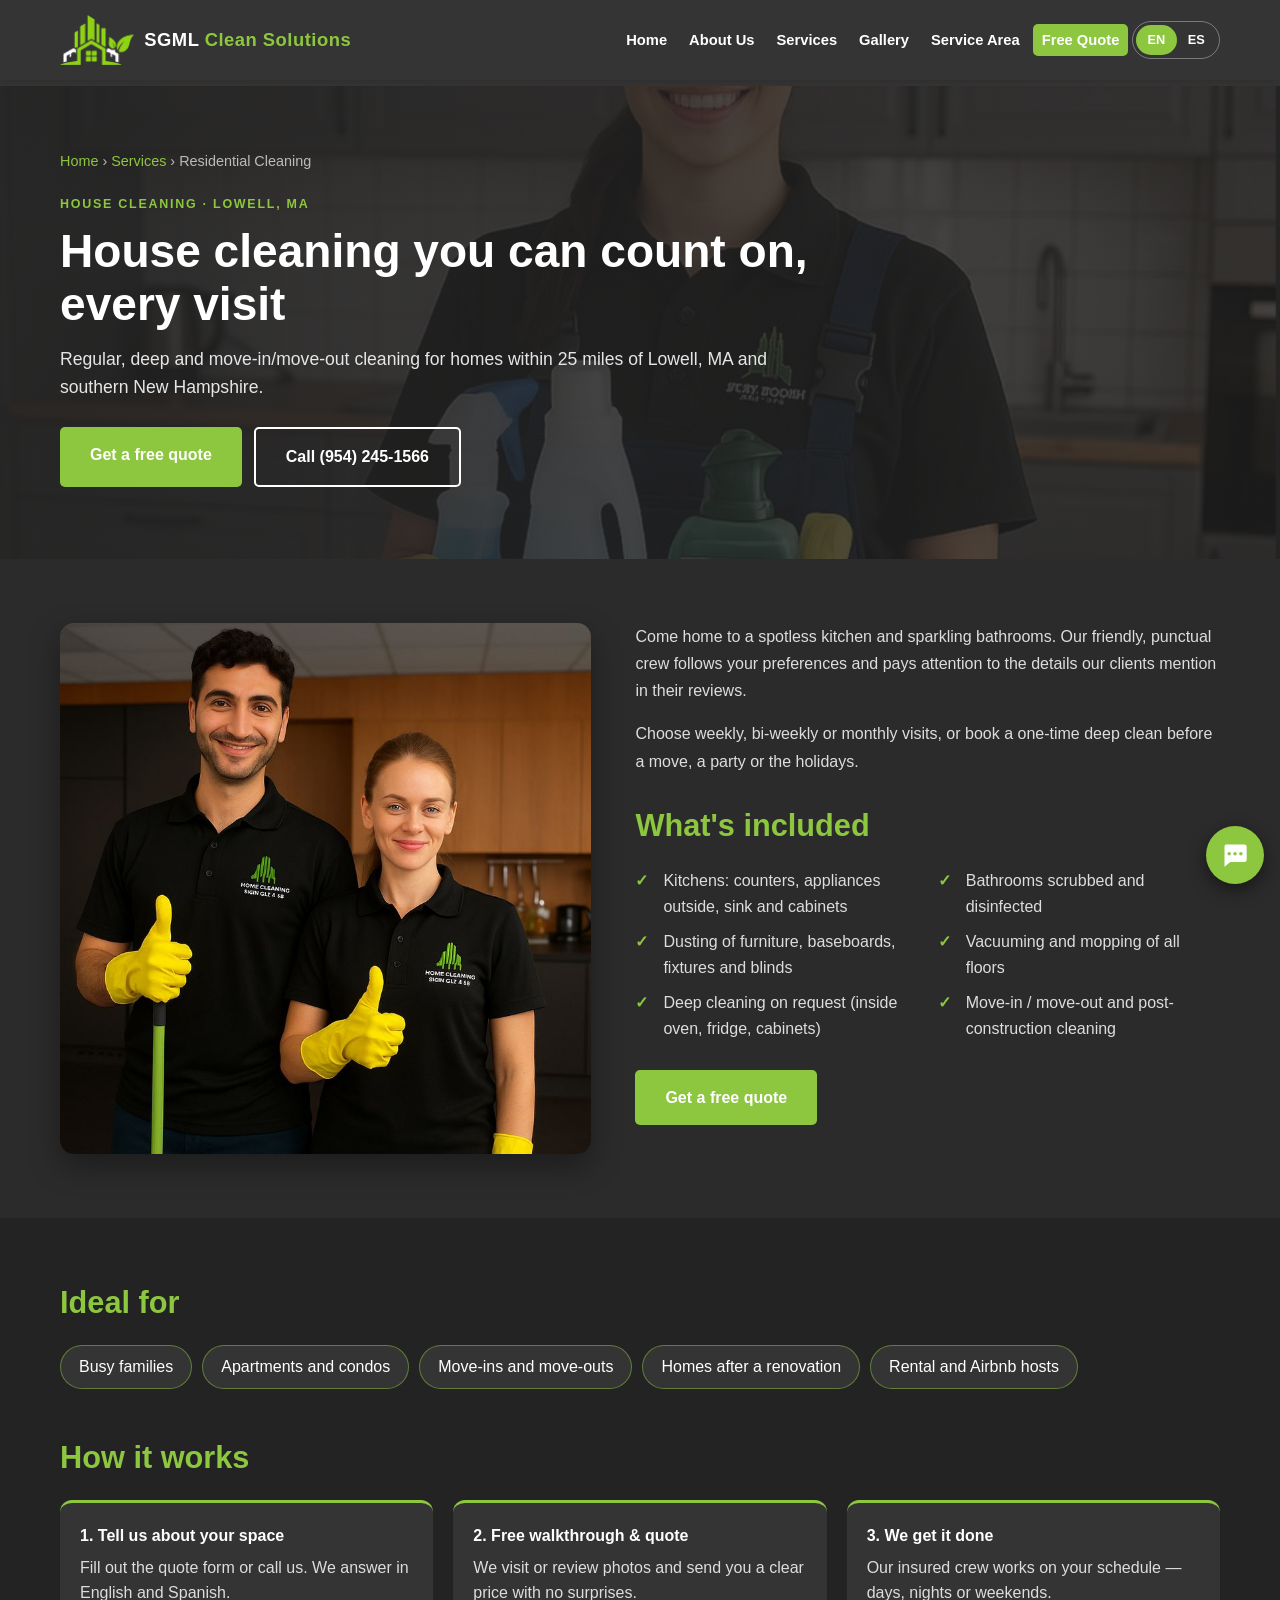
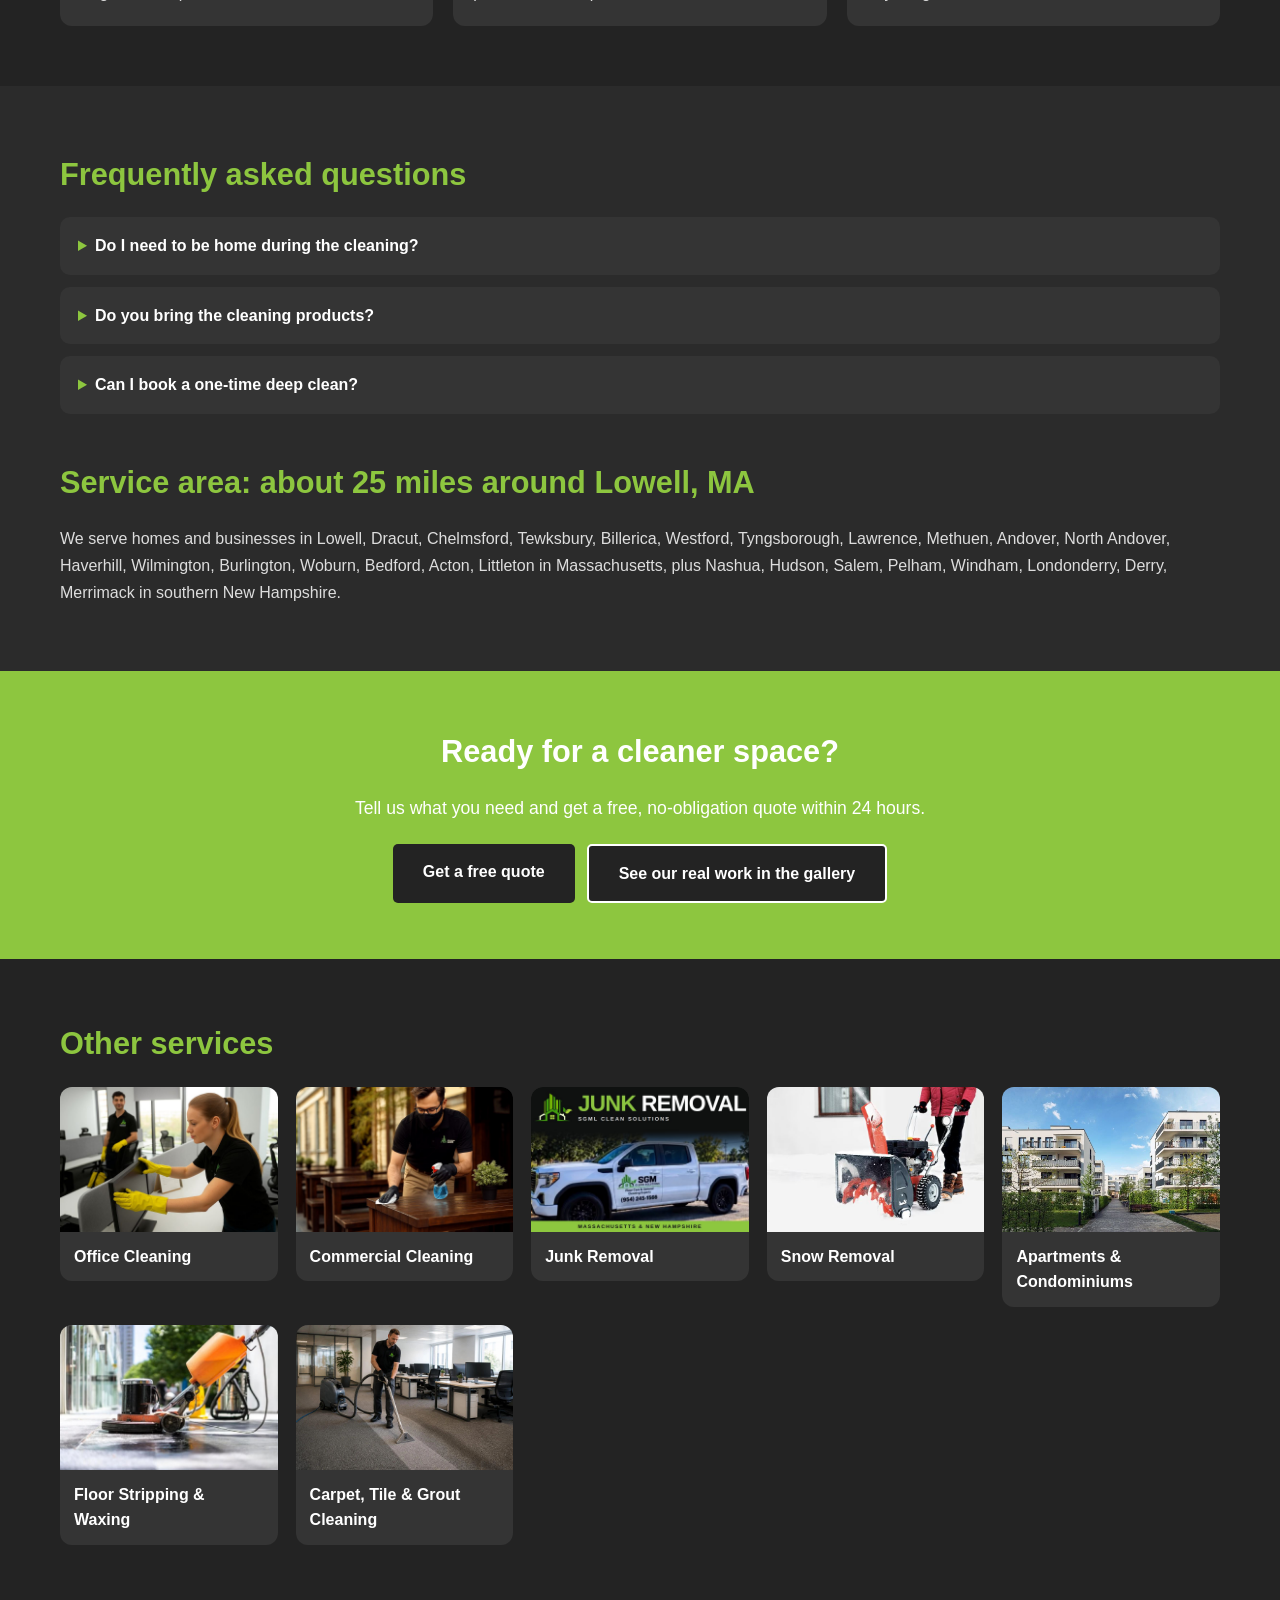
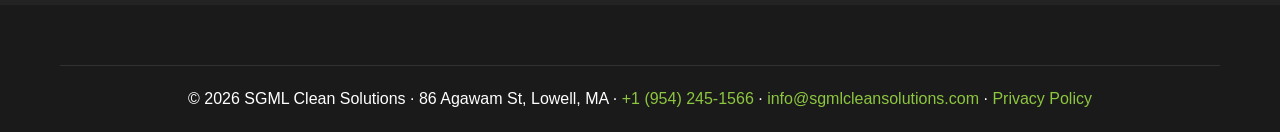
<file: services/residential-cleaning/index.html>
<!DOCTYPE html>
<html lang="en">
<head>
    <meta charset="UTF-8">
    <meta name="viewport" content="width=device-width, initial-scale=1.0">
    <!-- Generated by tools/build_services.py — edit the data there, not this file. -->
    <meta http-equiv="Content-Security-Policy" content="
        default-src 'self';
        script-src 'self' https://www.googletagmanager.com https://cdn.jsdelivr.net;
        style-src 'self' 'unsafe-inline' https://fonts.googleapis.com;
        font-src 'self' https://fonts.gstatic.com;
        img-src 'self' data: https://www.googletagmanager.com https://*.google-analytics.com https://cdn.jsdelivr.net;
        media-src 'self';
        connect-src 'self' https://*.google-analytics.com https://*.analytics.google.com https://www.googletagmanager.com;
        frame-src 'none';
        form-action 'self';
        base-uri 'self';
        object-src 'none';
        upgrade-insecure-requests">
    <meta name="referrer" content="strict-origin-when-cross-origin">
    <title data-i18n="sp.residential.metaTitle">House Cleaning in Lowell, MA &amp; Southern NH | SGML Clean Solutions</title>
    <meta name="description" content="Regular, deep, move-in/move-out and post-construction house cleaning in Lowell, Dracut, Chelmsford, Westford, Nashua, Hudson and nearby towns. Free quote." data-i18n-content="sp.residential.metaDesc">
    <meta name="robots" content="index, follow, max-image-preview:large">
    <meta name="theme-color" content="#343434">
    <link rel="canonical" href="https://sgmlcleansolutions.com/services/residential-cleaning/">
    <link rel="alternate" hreflang="en" href="https://sgmlcleansolutions.com/services/residential-cleaning/">
    <link rel="alternate" hreflang="es" href="https://sgmlcleansolutions.com/services/residential-cleaning/?lang=es">
    <link rel="alternate" hreflang="x-default" href="https://sgmlcleansolutions.com/services/residential-cleaning/">
    <meta property="og:type" content="website">
    <meta property="og:site_name" content="SGML Clean Solutions">
    <meta property="og:url" content="https://sgmlcleansolutions.com/services/residential-cleaning/">
    <meta property="og:title" content="House Cleaning in Lowell, MA &amp; Southern NH | SGML Clean Solutions" data-i18n-content="sp.residential.metaTitle">
    <meta property="og:description" content="Regular, deep, move-in/move-out and post-construction house cleaning in Lowell, Dracut, Chelmsford, Westford, Nashua, Hudson and nearby towns. Free quote." data-i18n-content="sp.residential.metaDesc">
    <meta property="og:image" content="https://sgmlcleansolutions.com/assets/residential-house-cleaning-lowell-ma.jpg">
    <meta property="og:locale" content="en_US">
    <meta property="og:locale:alternate" content="es_US">
    <meta name="twitter:card" content="summary_large_image">
    <script type="application/ld+json">
{
  "@context": "https://schema.org",
  "@graph": [
    {
      "@type": "Service",
      "@id": "https://sgmlcleansolutions.com/services/residential-cleaning/#service",
      "name": "Residential Cleaning",
      "serviceType": "House cleaning",
      "description": "Regular, deep, move-in/move-out and post-construction house cleaning in Lowell, Dracut, Chelmsford, Westford, Nashua, Hudson and nearby towns. Free quote.",
      "url": "https://sgmlcleansolutions.com/services/residential-cleaning/",
      "image": "https://sgmlcleansolutions.com/assets/residential-house-cleaning-lowell-ma.jpg",
      "provider": {
        "@id": "https://sgmlcleansolutions.com/#business"
      },
      "areaServed": [
        {
          "@type": "GeoCircle",
          "geoMidpoint": {
            "@type": "GeoCoordinates",
            "latitude": 42.6334,
            "longitude": -71.3162
          },
          "geoRadius": 40000
        },
        {
          "@type": "City",
          "name": "Lowell, MA"
        },
        {
          "@type": "City",
          "name": "Dracut, MA"
        },
        {
          "@type": "City",
          "name": "Chelmsford, MA"
        },
        {
          "@type": "City",
          "name": "Tewksbury, MA"
        },
        {
          "@type": "City",
          "name": "Billerica, MA"
        },
        {
          "@type": "City",
          "name": "Westford, MA"
        },
        {
          "@type": "City",
          "name": "Tyngsborough, MA"
        },
        {
          "@type": "City",
          "name": "Lawrence, MA"
        },
        {
          "@type": "City",
          "name": "Methuen, MA"
        },
        {
          "@type": "City",
          "name": "Andover, MA"
        },
        {
          "@type": "City",
          "name": "North Andover, MA"
        },
        {
          "@type": "City",
          "name": "Haverhill, MA"
        },
        {
          "@type": "City",
          "name": "Wilmington, MA"
        },
        {
          "@type": "City",
          "name": "Burlington, MA"
        },
        {
          "@type": "City",
          "name": "Woburn, MA"
        },
        {
          "@type": "City",
          "name": "Bedford, MA"
        },
        {
          "@type": "City",
          "name": "Acton, MA"
        },
        {
          "@type": "City",
          "name": "Littleton, MA"
        },
        {
          "@type": "City",
          "name": "Nashua, NH"
        },
        {
          "@type": "City",
          "name": "Hudson, NH"
        },
        {
          "@type": "City",
          "name": "Salem, NH"
        },
        {
          "@type": "City",
          "name": "Pelham, NH"
        },
        {
          "@type": "City",
          "name": "Windham, NH"
        },
        {
          "@type": "City",
          "name": "Londonderry, NH"
        },
        {
          "@type": "City",
          "name": "Derry, NH"
        },
        {
          "@type": "City",
          "name": "Merrimack, NH"
        }
      ],
      "availableLanguage": [
        "en",
        "es"
      ]
    },
    {
      "@type": "BreadcrumbList",
      "itemListElement": [
        {
          "@type": "ListItem",
          "position": 1,
          "name": "Home",
          "item": "https://sgmlcleansolutions.com/"
        },
        {
          "@type": "ListItem",
          "position": 2,
          "name": "Services",
          "item": "https://sgmlcleansolutions.com/#services"
        },
        {
          "@type": "ListItem",
          "position": 3,
          "name": "Residential Cleaning",
          "item": "https://sgmlcleansolutions.com/services/residential-cleaning/"
        }
      ]
    },
    {
      "@type": "FAQPage",
      "mainEntity": [
        {
          "@type": "Question",
          "name": "Do I need to be home during the cleaning?",
          "acceptedAnswer": {
            "@type": "Answer",
            "text": "No. Many clients give us access instructions. We treat your home and belongings with care and respect."
          }
        },
        {
          "@type": "Question",
          "name": "Do you bring the cleaning products?",
          "acceptedAnswer": {
            "@type": "Answer",
            "text": "Yes. We bring eco-friendly products and equipment. If you prefer your own products, just let us know."
          }
        },
        {
          "@type": "Question",
          "name": "Can I book a one-time deep clean?",
          "acceptedAnswer": {
            "@type": "Answer",
            "text": "Yes. One-time deep cleans are popular before moving, after a renovation or before the holidays."
          }
        }
      ]
    }
  ]
}
    </script>
    <link rel="icon" href="../../assets/favicon.ico" sizes="any">
    <link rel="icon" type="image/png" sizes="32x32" href="../../assets/favicon_32x32.png">
    <link rel="apple-touch-icon" href="../../assets/apple-touch-icon.png">
    <link rel="manifest" href="../../site.webmanifest">
    <link rel="stylesheet" href="../../styles.css?v=20261025">
    <script src="../../analytics.js?v=20261025" defer></script>
    <script src="../../config.js?v=20261025" defer></script>
    <script src="../../translations.js?v=20261025" defer></script>
    <script src="../services-i18n.js?v=20261025" defer></script>
    <script src="../../i18n.js?v=20261025" defer></script>
    <script src="../../menu.js?v=20261025" defer></script>
</head>
<body class="dark-theme service-page">
    <a class="skip-link" href="#main" data-i18n="common.skip">Skip to content</a>
    <header>
        <div class="container">
            <a href="../../" class="brand" data-lang-link aria-label="SGML Clean Solutions - Home">
                <img src="../../assets/sgml-clean-solutions-logo.webp" alt="SGML Clean Solutions logo" width="75" height="50">
                <span class="brand-name">SGML <span>Clean Solutions</span></span>
            </a>
            <nav aria-label="Main">
                <button class="menu-toggle" id="menu-toggle" type="button" aria-label="Open menu" aria-controls="nav-menu" aria-expanded="false" data-i18n-aria-label="common.menu"><span></span><span></span><span></span></button>
                <ul id="nav-menu">
                    <li><a href="../../" data-i18n="nav.home" data-lang-link>Home</a></li>
                    <li><a href="../../#about" data-i18n="nav.about" data-lang-link>About Us</a></li>
                    <li><a href="../../#services" data-i18n="nav.services" data-lang-link aria-current="page">Services</a></li>
                    <li><a href="../../gallery/" data-i18n="nav.gallery" data-lang-link>Gallery</a></li>
                    <li><a href="../../#area" data-i18n="nav.area" data-lang-link>Service Area</a></li>
                    <li><a href="../../?service=residential#quote" class="nav-cta" data-i18n="nav.quote" data-lang-link>Free Quote</a></li>
                    <li class="lang-item">
                        <div class="lang-switch" role="group" aria-label="Language / Idioma">
                            <button type="button" data-lang="en" lang="en" aria-pressed="true">EN</button>
                            <button type="button" data-lang="es" lang="es" aria-pressed="false">ES</button>
                        </div>
                    </li>
                </ul>
            </nav>
        </div>
    </header>

    <main id="main">
        <section class="svc-hero">
            <div class="container svc-hero-grid">
                <div class="svc-hero-text">
                <nav class="breadcrumb" aria-label="Breadcrumb"><a href="../../" data-i18n="nav.home" data-lang-link>Home</a> › <a href="../../#services" data-i18n="sp.c.services" data-lang-link>Services</a> › <span data-i18n="sp.residential.name">Residential Cleaning</span></nav>
                <p class="eyebrow" data-i18n="sp.residential.eyebrow">House cleaning · Lowell, MA</p>
                <h1 data-i18n="sp.residential.h1">House cleaning you can count on, every visit</h1>
                <p class="svc-intro" data-i18n="sp.residential.intro">Regular, deep and move-in/move-out cleaning for homes within 25 miles of Lowell, MA and southern New Hampshire.</p>
                <div class="hero-actions">
                    <a href="../../?service=residential#quote" class="cta-button" data-i18n="sp.c.quote" data-lang-link>Get a free quote</a>
                    <a href="tel:+19542451566" class="cta-button cta-secondary" data-i18n="sp.c.call">Call (954) 245-1566</a>
                </div>
                </div>
                <div class="svc-banner">
                    <img src="../../assets/residential-house-cleaning-lowell-ma.jpg" alt="Residential Cleaning — SGML Clean Solutions" data-i18n-alt="sp.residential.name" width="900" height="708" fetchpriority="high" decoding="async">
                </div>
            </div>
        </section>

        <section class="svc-detail">
            <div class="container svc-grid">
                <div class="svc-media">
                    <img src="../../assets/sgm-clean-solutions-team.jpg" alt="Residential Cleaning — SGML Clean Solutions, Lowell, MA" data-i18n-alt="sp.residential.name" width="800" height="800" loading="lazy" decoding="async">
                </div>
                <div class="svc-text">
                    <p data-i18n="sp.residential.p1">Come home to a spotless kitchen and sparkling bathrooms. Our friendly, punctual crew follows your preferences and pays attention to the details our clients mention in their reviews.</p>
                    <p data-i18n="sp.residential.p2">Choose weekly, bi-weekly or monthly visits, or book a one-time deep clean before a move, a party or the holidays.</p>
                    <h2 data-i18n="sp.c.included">What's included</h2>
                    <ul class="svc-checks">
                        <li data-i18n="sp.residential.inc.1">Kitchens: counters, appliances outside, sink and cabinets</li>
                        <li data-i18n="sp.residential.inc.2">Bathrooms scrubbed and disinfected</li>
                        <li data-i18n="sp.residential.inc.3">Dusting of furniture, baseboards, fixtures and blinds</li>
                        <li data-i18n="sp.residential.inc.4">Vacuuming and mopping of all floors</li>
                        <li data-i18n="sp.residential.inc.5">Deep cleaning on request (inside oven, fridge, cabinets)</li>
                        <li data-i18n="sp.residential.inc.6">Move-in / move-out and post-construction cleaning</li>
                    </ul>
                    <a href="../../?service=residential#quote" class="cta-button" data-i18n="sp.c.quote" data-lang-link>Get a free quote</a>
                </div>
            </div>
        </section>

        <section class="svc-ideal">
            <div class="container">
                <h2 data-i18n="sp.c.ideal">Ideal for</h2>
                <ul class="svc-chips">
                    <li data-i18n="sp.residential.ideal.1">Busy families</li>
                    <li data-i18n="sp.residential.ideal.2">Apartments and condos</li>
                    <li data-i18n="sp.residential.ideal.3">Move-ins and move-outs</li>
                    <li data-i18n="sp.residential.ideal.4">Homes after a renovation</li>
                    <li data-i18n="sp.residential.ideal.5">Rental and Airbnb hosts</li>
                </ul>
                <h2 data-i18n="sp.c.how">How it works</h2>
                <ol class="svc-steps">
                    <li><strong data-i18n="sp.c.s1t">1. Tell us about your space</strong><span data-i18n="sp.c.s1d">Fill out the quote form or call us. We answer in English and Spanish.</span></li>
                    <li><strong data-i18n="sp.c.s2t">2. Free walkthrough &amp; quote</strong><span data-i18n="sp.c.s2d">We visit or review photos and send you a clear price with no surprises.</span></li>
                    <li><strong data-i18n="sp.c.s3t">3. We get it done</strong><span data-i18n="sp.c.s3d">Our insured crew works on your schedule — days, nights or weekends.</span></li>
                </ol>
            </div>
        </section>

        <section class="svc-faq">
            <div class="container">
                <h2 data-i18n="sp.c.faq">Frequently asked questions</h2>
                <details class="faq-item"><summary data-i18n="sp.residential.faq.1.q">Do I need to be home during the cleaning?</summary><p data-i18n="sp.residential.faq.1.a">No. Many clients give us access instructions. We treat your home and belongings with care and respect.</p></details>
                <details class="faq-item"><summary data-i18n="sp.residential.faq.2.q">Do you bring the cleaning products?</summary><p data-i18n="sp.residential.faq.2.a">Yes. We bring eco-friendly products and equipment. If you prefer your own products, just let us know.</p></details>
                <details class="faq-item"><summary data-i18n="sp.residential.faq.3.q">Can I book a one-time deep clean?</summary><p data-i18n="sp.residential.faq.3.a">Yes. One-time deep cleans are popular before moving, after a renovation or before the holidays.</p></details>
                <h2 data-i18n="sp.c.areaTitle">Service area: about 25 miles around Lowell, MA</h2>
                <p class="svc-area" data-i18n="sp.c.areaText">We serve homes and businesses in Lowell, Dracut, Chelmsford, Tewksbury, Billerica, Westford, Tyngsborough, Lawrence, Methuen, Andover, North Andover, Haverhill, Wilmington, Burlington, Woburn, Bedford, Acton, Littleton in Massachusetts, plus Nashua, Hudson, Salem, Pelham, Windham, Londonderry, Derry, Merrimack in southern New Hampshire.</p>
            </div>
        </section>

        <section class="svc-band">
            <div class="container">
                <h2 data-i18n="sp.c.bandTitle">Ready for a cleaner space?</h2>
                <p data-i18n="sp.c.bandText">Tell us what you need and get a free, no-obligation quote within 24 hours.</p>
                <div class="hero-actions">
                    <a href="../../?service=residential#quote" class="cta-button" data-i18n="sp.c.quote" data-lang-link>Get a free quote</a>
                    <a href="../../gallery/" class="cta-button cta-secondary" data-i18n="sp.c.gallery" data-lang-link>See our real work in the gallery</a>
                </div>
            </div>
        </section>

        <section class="svc-related">
            <div class="container">
                <h2 data-i18n="sp.c.related">Other services</h2>
                <ul class="svc-related-grid">
                    <li><a href="../office-cleaning/" data-lang-link><img src="../../assets/office-cleaning-massachusetts.jpg" alt="" width="900" height="600" loading="lazy" decoding="async"><span data-i18n="sp.office.name">Office Cleaning</span></a></li>
                    <li><a href="../commercial-cleaning/" data-lang-link><img src="../../assets/commercial-cleaning-massachusetts.jpg" alt="" width="900" height="600" loading="lazy" decoding="async"><span data-i18n="sp.commercial.name">Commercial Cleaning</span></a></li>
                    <li><a href="../junk-removal/" data-lang-link><img src="../../assets/junk-removal-truck-massachusetts-new-hampshire.jpg" alt="" width="900" height="600" loading="lazy" decoding="async"><span data-i18n="sp.junk.name">Junk Removal</span></a></li>
                    <li><a href="../snow-removal/" data-lang-link><img src="../../assets/snow-removal-lowell-ma.jpg" alt="" width="620" height="420" loading="lazy" decoding="async"><span data-i18n="sp.snow.name">Snow Removal</span></a></li>
                    <li><a href="../apartment-condo-cleaning/" data-lang-link><img src="../../assets/apartment-condominium-cleaning.jpg" alt="" width="800" height="533" loading="lazy" decoding="async"><span data-i18n="sp.condos.name">Apartments &amp; Condominiums</span></a></li>
                    <li><a href="../floor-stripping-waxing/" data-lang-link><img src="../../assets/floor-stripping-waxing-massachusetts.jpg" alt="" width="900" height="601" loading="lazy" decoding="async"><span data-i18n="sp.stripwax.name">Floor Stripping &amp; Waxing</span></a></li>
                    <li><a href="../carpet-cleaning/" data-lang-link><img src="../../assets/carpet-cleaning-extraction-lowell-ma.jpg" alt="" width="1200" height="800" loading="lazy" decoding="async"><span data-i18n="sp.carpet.name">Carpet, Tile &amp; Grout Cleaning</span></a></li>
                </ul>
            </div>
        </section>
    </main>

    <!-- Floating contact button: opens "Call us" / "Text us" -->
    <div class="contact-fab">
        <div class="fab-menu" id="fab-menu" hidden>
            <a href="tel:+19542451566" class="fab-option">
                <svg viewBox="0 0 24 24" width="20" height="20" aria-hidden="true"><path fill="currentColor" d="M6.6 10.8a15.1 15.1 0 0 0 6.6 6.6l2.2-2.2a1 1 0 0 1 1-.25 11.4 11.4 0 0 0 3.6.57 1 1 0 0 1 1 1V20a1 1 0 0 1-1 1A17 17 0 0 1 3 4a1 1 0 0 1 1-1h3.5a1 1 0 0 1 1 1c0 1.25.2 2.45.57 3.57a1 1 0 0 1-.25 1z"/></svg>
                <span data-i18n="contact.call">Call us</span>
            </a>
            <a href="sms:+19542451566" class="fab-option">
                <svg viewBox="0 0 24 24" width="20" height="20" aria-hidden="true"><path fill="currentColor" d="M4 3h16a2 2 0 0 1 2 2v11a2 2 0 0 1-2 2H8l-5 4V5a2 2 0 0 1 1-2zm3 6.5a1.5 1.5 0 1 0 0 3 1.5 1.5 0 0 0 0-3zm5 0a1.5 1.5 0 1 0 0 3 1.5 1.5 0 0 0 0-3zm5 0a1.5 1.5 0 1 0 0 3 1.5 1.5 0 0 0 0-3z"/></svg>
                <span data-i18n="contact.sms">Text us</span>
            </a>
        </div>
        <button type="button" class="fab-btn" id="fab-toggle" aria-expanded="false" aria-controls="fab-menu" aria-label="Contact us: call or text" data-i18n-aria-label="contact.open">
            <svg viewBox="0 0 24 24" width="28" height="28" aria-hidden="true"><path fill="currentColor" d="M4 3h16a2 2 0 0 1 2 2v11a2 2 0 0 1-2 2H8l-5 4V5a2 2 0 0 1 1-2zm3 6.5a1.5 1.5 0 1 0 0 3 1.5 1.5 0 0 0 0-3zm5 0a1.5 1.5 0 1 0 0 3 1.5 1.5 0 0 0 0-3zm5 0a1.5 1.5 0 1 0 0 3 1.5 1.5 0 0 0 0-3z"/></svg>
        </button>
    </div>

    <footer>
        <div class="container">
            <div class="footer-bottom">
                <p>&copy; <span id="current-year">2026</span> SGML Clean Solutions · 86 Agawam St, Lowell, MA · <a href="tel:+19542451566">+1 (954) 245-1566</a> · <a href="mailto:info@sgmlcleansolutions.com">info@sgmlcleansolutions.com</a> · <a href="../../privacy.html" data-i18n="footer.privacy" data-lang-link>Privacy Policy</a></p>
            </div>
        </div>
    </footer>
</body>
</html>
</file>
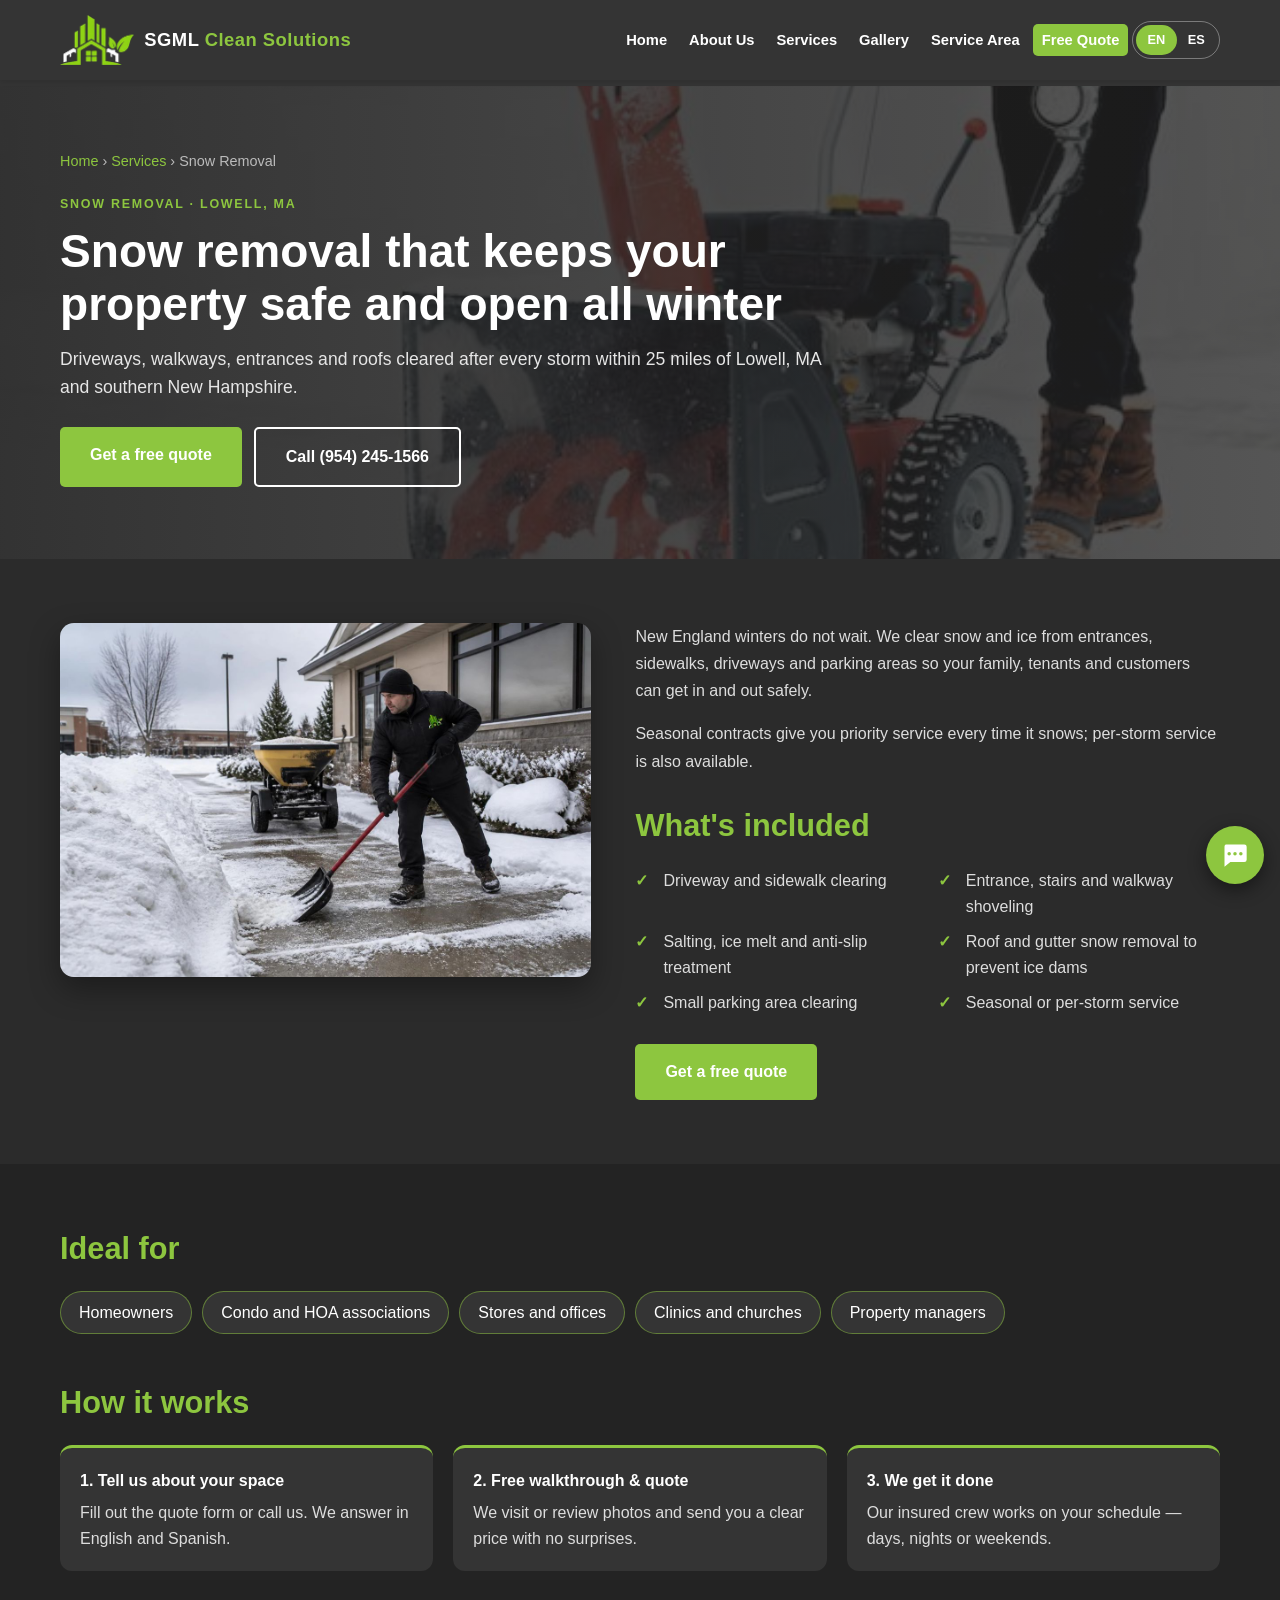
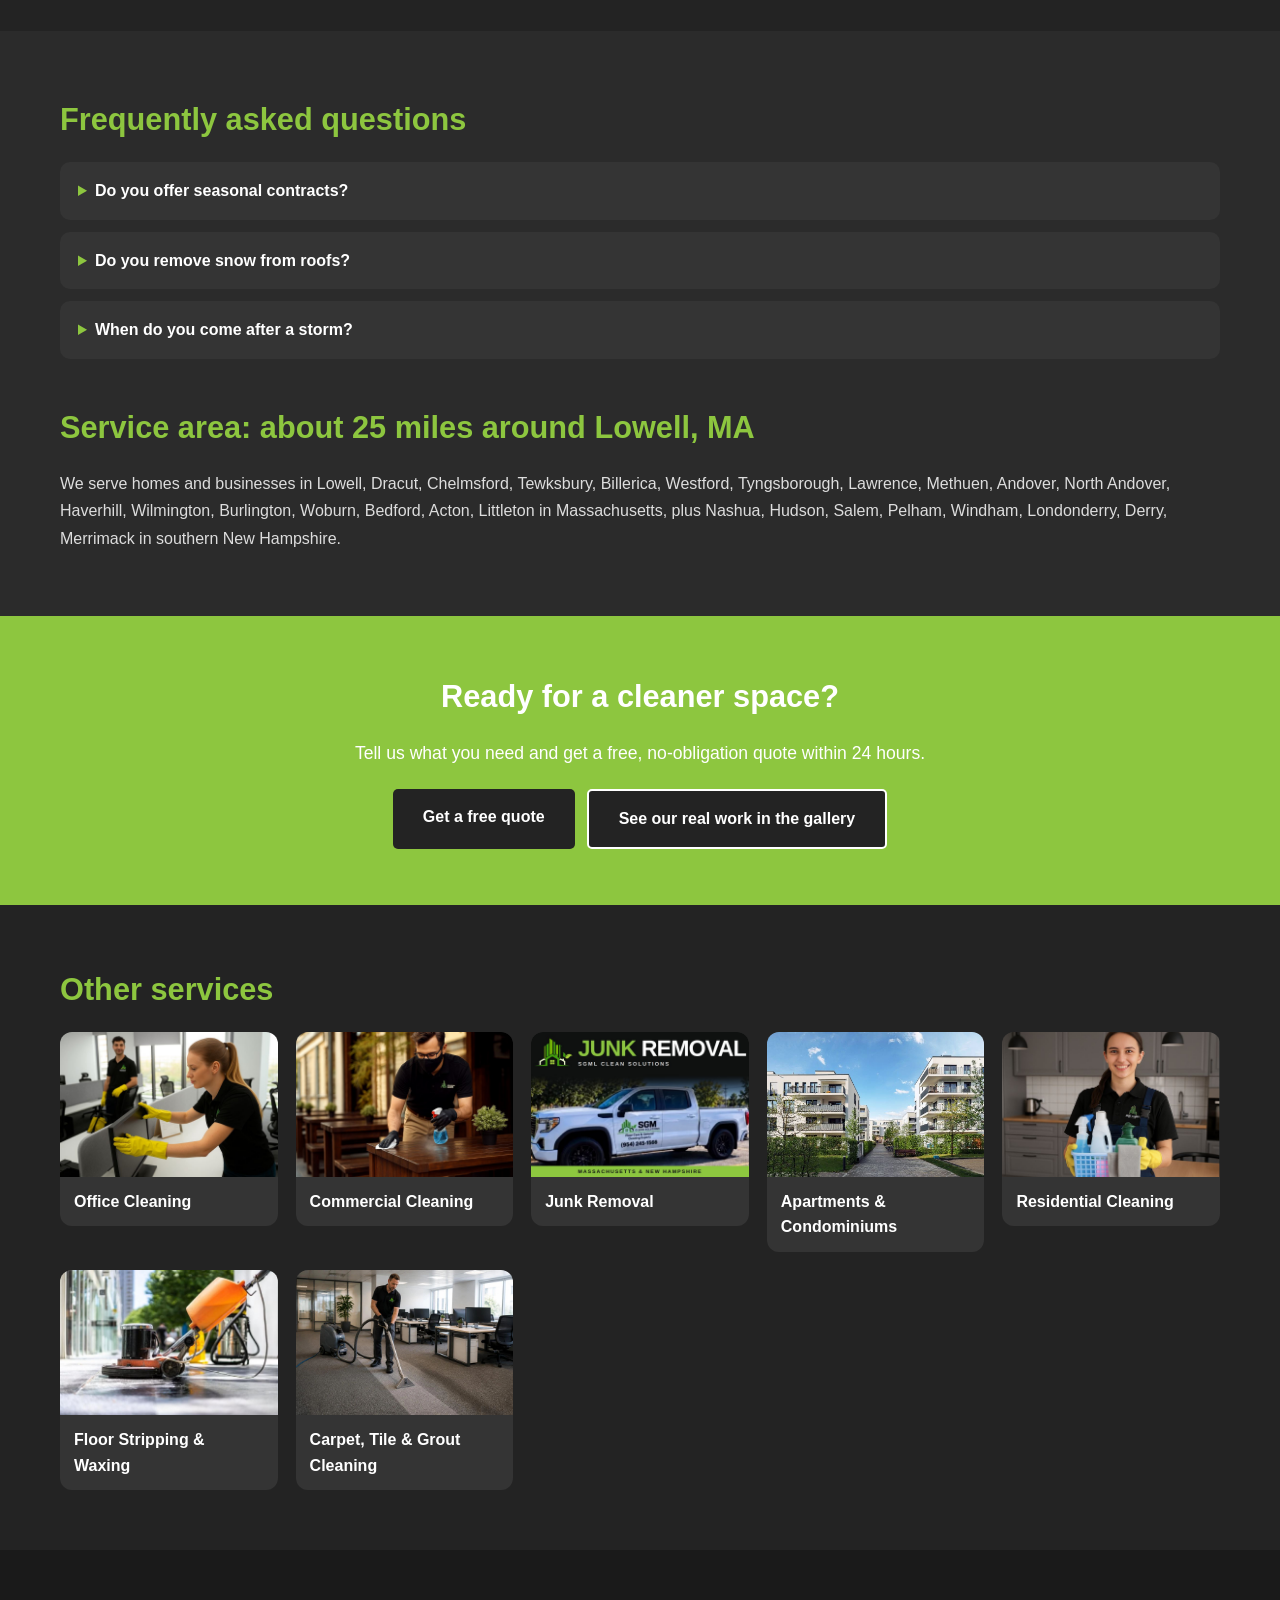
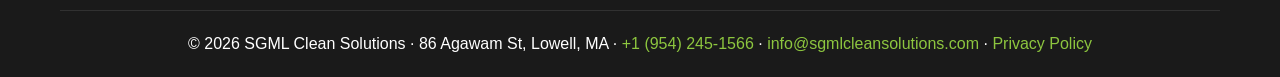
<file: services/snow-removal/index.html>
<!DOCTYPE html>
<html lang="en">
<head>
    <meta charset="UTF-8">
    <meta name="viewport" content="width=device-width, initial-scale=1.0">
    <!-- Generated by tools/build_services.py — edit the data there, not this file. -->
    <meta http-equiv="Content-Security-Policy" content="
        default-src 'self';
        script-src 'self' https://www.googletagmanager.com https://cdn.jsdelivr.net;
        style-src 'self' 'unsafe-inline' https://fonts.googleapis.com;
        font-src 'self' https://fonts.gstatic.com;
        img-src 'self' data: https://www.googletagmanager.com https://*.google-analytics.com https://cdn.jsdelivr.net;
        media-src 'self';
        connect-src 'self' https://*.google-analytics.com https://*.analytics.google.com https://www.googletagmanager.com;
        frame-src 'none';
        form-action 'self';
        base-uri 'self';
        object-src 'none';
        upgrade-insecure-requests">
    <meta name="referrer" content="strict-origin-when-cross-origin">
    <title data-i18n="sp.snow.metaTitle">Snow Removal in Lowell, MA &amp; Southern NH | SGML Clean Solutions</title>
    <meta name="description" content="Snow removal, shoveling, salting and roof snow removal for homes and businesses in Lowell, Chelmsford, Dracut, Tewksbury, Nashua and nearby towns. Free quote." data-i18n-content="sp.snow.metaDesc">
    <meta name="robots" content="index, follow, max-image-preview:large">
    <meta name="theme-color" content="#343434">
    <link rel="canonical" href="https://sgmlcleansolutions.com/services/snow-removal/">
    <link rel="alternate" hreflang="en" href="https://sgmlcleansolutions.com/services/snow-removal/">
    <link rel="alternate" hreflang="es" href="https://sgmlcleansolutions.com/services/snow-removal/?lang=es">
    <link rel="alternate" hreflang="x-default" href="https://sgmlcleansolutions.com/services/snow-removal/">
    <meta property="og:type" content="website">
    <meta property="og:site_name" content="SGML Clean Solutions">
    <meta property="og:url" content="https://sgmlcleansolutions.com/services/snow-removal/">
    <meta property="og:title" content="Snow Removal in Lowell, MA &amp; Southern NH | SGML Clean Solutions" data-i18n-content="sp.snow.metaTitle">
    <meta property="og:description" content="Snow removal, shoveling, salting and roof snow removal for homes and businesses in Lowell, Chelmsford, Dracut, Tewksbury, Nashua and nearby towns. Free quote." data-i18n-content="sp.snow.metaDesc">
    <meta property="og:image" content="https://sgmlcleansolutions.com/assets/snow-removal-lowell-ma.jpg">
    <meta property="og:locale" content="en_US">
    <meta property="og:locale:alternate" content="es_US">
    <meta name="twitter:card" content="summary_large_image">
    <script type="application/ld+json">
{
  "@context": "https://schema.org",
  "@graph": [
    {
      "@type": "Service",
      "@id": "https://sgmlcleansolutions.com/services/snow-removal/#service",
      "name": "Snow Removal",
      "serviceType": "Snow removal",
      "description": "Snow removal, shoveling, salting and roof snow removal for homes and businesses in Lowell, Chelmsford, Dracut, Tewksbury, Nashua and nearby towns. Free quote.",
      "url": "https://sgmlcleansolutions.com/services/snow-removal/",
      "image": "https://sgmlcleansolutions.com/assets/snow-removal-lowell-ma.jpg",
      "provider": {
        "@id": "https://sgmlcleansolutions.com/#business"
      },
      "areaServed": [
        {
          "@type": "GeoCircle",
          "geoMidpoint": {
            "@type": "GeoCoordinates",
            "latitude": 42.6334,
            "longitude": -71.3162
          },
          "geoRadius": 40000
        },
        {
          "@type": "City",
          "name": "Lowell, MA"
        },
        {
          "@type": "City",
          "name": "Dracut, MA"
        },
        {
          "@type": "City",
          "name": "Chelmsford, MA"
        },
        {
          "@type": "City",
          "name": "Tewksbury, MA"
        },
        {
          "@type": "City",
          "name": "Billerica, MA"
        },
        {
          "@type": "City",
          "name": "Westford, MA"
        },
        {
          "@type": "City",
          "name": "Tyngsborough, MA"
        },
        {
          "@type": "City",
          "name": "Lawrence, MA"
        },
        {
          "@type": "City",
          "name": "Methuen, MA"
        },
        {
          "@type": "City",
          "name": "Andover, MA"
        },
        {
          "@type": "City",
          "name": "North Andover, MA"
        },
        {
          "@type": "City",
          "name": "Haverhill, MA"
        },
        {
          "@type": "City",
          "name": "Wilmington, MA"
        },
        {
          "@type": "City",
          "name": "Burlington, MA"
        },
        {
          "@type": "City",
          "name": "Woburn, MA"
        },
        {
          "@type": "City",
          "name": "Bedford, MA"
        },
        {
          "@type": "City",
          "name": "Acton, MA"
        },
        {
          "@type": "City",
          "name": "Littleton, MA"
        },
        {
          "@type": "City",
          "name": "Nashua, NH"
        },
        {
          "@type": "City",
          "name": "Hudson, NH"
        },
        {
          "@type": "City",
          "name": "Salem, NH"
        },
        {
          "@type": "City",
          "name": "Pelham, NH"
        },
        {
          "@type": "City",
          "name": "Windham, NH"
        },
        {
          "@type": "City",
          "name": "Londonderry, NH"
        },
        {
          "@type": "City",
          "name": "Derry, NH"
        },
        {
          "@type": "City",
          "name": "Merrimack, NH"
        }
      ],
      "availableLanguage": [
        "en",
        "es"
      ]
    },
    {
      "@type": "BreadcrumbList",
      "itemListElement": [
        {
          "@type": "ListItem",
          "position": 1,
          "name": "Home",
          "item": "https://sgmlcleansolutions.com/"
        },
        {
          "@type": "ListItem",
          "position": 2,
          "name": "Services",
          "item": "https://sgmlcleansolutions.com/#services"
        },
        {
          "@type": "ListItem",
          "position": 3,
          "name": "Snow Removal",
          "item": "https://sgmlcleansolutions.com/services/snow-removal/"
        }
      ]
    },
    {
      "@type": "FAQPage",
      "mainEntity": [
        {
          "@type": "Question",
          "name": "Do you offer seasonal contracts?",
          "acceptedAnswer": {
            "@type": "Answer",
            "text": "Yes. A seasonal contract gives you priority service after every storm. We also offer per-storm service."
          }
        },
        {
          "@type": "Question",
          "name": "Do you remove snow from roofs?",
          "acceptedAnswer": {
            "@type": "Answer",
            "text": "Yes. We remove heavy snow from roofs and gutters to help prevent ice dams and leaks."
          }
        },
        {
          "@type": "Question",
          "name": "When do you come after a storm?",
          "acceptedAnswer": {
            "@type": "Answer",
            "text": "Contract clients are served first, as soon as it is safe to work. We can also come during long storms to keep entrances open."
          }
        }
      ]
    }
  ]
}
    </script>
    <link rel="icon" href="../../assets/favicon.ico" sizes="any">
    <link rel="icon" type="image/png" sizes="32x32" href="../../assets/favicon_32x32.png">
    <link rel="apple-touch-icon" href="../../assets/apple-touch-icon.png">
    <link rel="manifest" href="../../site.webmanifest">
    <link rel="stylesheet" href="../../styles.css?v=20261025">
    <script src="../../analytics.js?v=20261025" defer></script>
    <script src="../../config.js?v=20261025" defer></script>
    <script src="../../translations.js?v=20261025" defer></script>
    <script src="../services-i18n.js?v=20261025" defer></script>
    <script src="../../i18n.js?v=20261025" defer></script>
    <script src="../../menu.js?v=20261025" defer></script>
</head>
<body class="dark-theme service-page">
    <a class="skip-link" href="#main" data-i18n="common.skip">Skip to content</a>
    <header>
        <div class="container">
            <a href="../../" class="brand" data-lang-link aria-label="SGML Clean Solutions - Home">
                <img src="../../assets/sgml-clean-solutions-logo.webp" alt="SGML Clean Solutions logo" width="75" height="50">
                <span class="brand-name">SGML <span>Clean Solutions</span></span>
            </a>
            <nav aria-label="Main">
                <button class="menu-toggle" id="menu-toggle" type="button" aria-label="Open menu" aria-controls="nav-menu" aria-expanded="false" data-i18n-aria-label="common.menu"><span></span><span></span><span></span></button>
                <ul id="nav-menu">
                    <li><a href="../../" data-i18n="nav.home" data-lang-link>Home</a></li>
                    <li><a href="../../#about" data-i18n="nav.about" data-lang-link>About Us</a></li>
                    <li><a href="../../#services" data-i18n="nav.services" data-lang-link aria-current="page">Services</a></li>
                    <li><a href="../../gallery/" data-i18n="nav.gallery" data-lang-link>Gallery</a></li>
                    <li><a href="../../#area" data-i18n="nav.area" data-lang-link>Service Area</a></li>
                    <li><a href="../../?service=snow#quote" class="nav-cta" data-i18n="nav.quote" data-lang-link>Free Quote</a></li>
                    <li class="lang-item">
                        <div class="lang-switch" role="group" aria-label="Language / Idioma">
                            <button type="button" data-lang="en" lang="en" aria-pressed="true">EN</button>
                            <button type="button" data-lang="es" lang="es" aria-pressed="false">ES</button>
                        </div>
                    </li>
                </ul>
            </nav>
        </div>
    </header>

    <main id="main">
        <section class="svc-hero">
            <div class="container svc-hero-grid">
                <div class="svc-hero-text">
                <nav class="breadcrumb" aria-label="Breadcrumb"><a href="../../" data-i18n="nav.home" data-lang-link>Home</a> › <a href="../../#services" data-i18n="sp.c.services" data-lang-link>Services</a> › <span data-i18n="sp.snow.name">Snow Removal</span></nav>
                <p class="eyebrow" data-i18n="sp.snow.eyebrow">Snow removal · Lowell, MA</p>
                <h1 data-i18n="sp.snow.h1">Snow removal that keeps your property safe and open all winter</h1>
                <p class="svc-intro" data-i18n="sp.snow.intro">Driveways, walkways, entrances and roofs cleared after every storm within 25 miles of Lowell, MA and southern New Hampshire.</p>
                <div class="hero-actions">
                    <a href="../../?service=snow#quote" class="cta-button" data-i18n="sp.c.quote" data-lang-link>Get a free quote</a>
                    <a href="tel:+19542451566" class="cta-button cta-secondary" data-i18n="sp.c.call">Call (954) 245-1566</a>
                </div>
                </div>
                <div class="svc-banner">
                    <img src="../../assets/snow-removal-lowell-ma.jpg" alt="Snow Removal — SGML Clean Solutions" data-i18n-alt="sp.snow.name" width="620" height="420" fetchpriority="high" decoding="async">
                </div>
            </div>
        </section>

        <section class="svc-detail">
            <div class="container svc-grid">
                <div class="svc-media">
                    <img src="../../assets/snow-removal-crew-lowell-ma.jpg" alt="Snow Removal — SGML Clean Solutions, Lowell, MA" data-i18n-alt="sp.snow.name" width="1200" height="800" loading="lazy" decoding="async">
                </div>
                <div class="svc-text">
                    <p data-i18n="sp.snow.p1">New England winters do not wait. We clear snow and ice from entrances, sidewalks, driveways and parking areas so your family, tenants and customers can get in and out safely.</p>
                    <p data-i18n="sp.snow.p2">Seasonal contracts give you priority service every time it snows; per-storm service is also available.</p>
                    <h2 data-i18n="sp.c.included">What's included</h2>
                    <ul class="svc-checks">
                        <li data-i18n="sp.snow.inc.1">Driveway and sidewalk clearing</li>
                        <li data-i18n="sp.snow.inc.2">Entrance, stairs and walkway shoveling</li>
                        <li data-i18n="sp.snow.inc.3">Salting, ice melt and anti-slip treatment</li>
                        <li data-i18n="sp.snow.inc.4">Roof and gutter snow removal to prevent ice dams</li>
                        <li data-i18n="sp.snow.inc.5">Small parking area clearing</li>
                        <li data-i18n="sp.snow.inc.6">Seasonal or per-storm service</li>
                    </ul>
                    <a href="../../?service=snow#quote" class="cta-button" data-i18n="sp.c.quote" data-lang-link>Get a free quote</a>
                </div>
            </div>
        </section>

        <section class="svc-ideal">
            <div class="container">
                <h2 data-i18n="sp.c.ideal">Ideal for</h2>
                <ul class="svc-chips">
                    <li data-i18n="sp.snow.ideal.1">Homeowners</li>
                    <li data-i18n="sp.snow.ideal.2">Condo and HOA associations</li>
                    <li data-i18n="sp.snow.ideal.3">Stores and offices</li>
                    <li data-i18n="sp.snow.ideal.4">Clinics and churches</li>
                    <li data-i18n="sp.snow.ideal.5">Property managers</li>
                </ul>
                <h2 data-i18n="sp.c.how">How it works</h2>
                <ol class="svc-steps">
                    <li><strong data-i18n="sp.c.s1t">1. Tell us about your space</strong><span data-i18n="sp.c.s1d">Fill out the quote form or call us. We answer in English and Spanish.</span></li>
                    <li><strong data-i18n="sp.c.s2t">2. Free walkthrough &amp; quote</strong><span data-i18n="sp.c.s2d">We visit or review photos and send you a clear price with no surprises.</span></li>
                    <li><strong data-i18n="sp.c.s3t">3. We get it done</strong><span data-i18n="sp.c.s3d">Our insured crew works on your schedule — days, nights or weekends.</span></li>
                </ol>
            </div>
        </section>

        <section class="svc-faq">
            <div class="container">
                <h2 data-i18n="sp.c.faq">Frequently asked questions</h2>
                <details class="faq-item"><summary data-i18n="sp.snow.faq.1.q">Do you offer seasonal contracts?</summary><p data-i18n="sp.snow.faq.1.a">Yes. A seasonal contract gives you priority service after every storm. We also offer per-storm service.</p></details>
                <details class="faq-item"><summary data-i18n="sp.snow.faq.2.q">Do you remove snow from roofs?</summary><p data-i18n="sp.snow.faq.2.a">Yes. We remove heavy snow from roofs and gutters to help prevent ice dams and leaks.</p></details>
                <details class="faq-item"><summary data-i18n="sp.snow.faq.3.q">When do you come after a storm?</summary><p data-i18n="sp.snow.faq.3.a">Contract clients are served first, as soon as it is safe to work. We can also come during long storms to keep entrances open.</p></details>
                <h2 data-i18n="sp.c.areaTitle">Service area: about 25 miles around Lowell, MA</h2>
                <p class="svc-area" data-i18n="sp.c.areaText">We serve homes and businesses in Lowell, Dracut, Chelmsford, Tewksbury, Billerica, Westford, Tyngsborough, Lawrence, Methuen, Andover, North Andover, Haverhill, Wilmington, Burlington, Woburn, Bedford, Acton, Littleton in Massachusetts, plus Nashua, Hudson, Salem, Pelham, Windham, Londonderry, Derry, Merrimack in southern New Hampshire.</p>
            </div>
        </section>

        <section class="svc-band">
            <div class="container">
                <h2 data-i18n="sp.c.bandTitle">Ready for a cleaner space?</h2>
                <p data-i18n="sp.c.bandText">Tell us what you need and get a free, no-obligation quote within 24 hours.</p>
                <div class="hero-actions">
                    <a href="../../?service=snow#quote" class="cta-button" data-i18n="sp.c.quote" data-lang-link>Get a free quote</a>
                    <a href="../../gallery/" class="cta-button cta-secondary" data-i18n="sp.c.gallery" data-lang-link>See our real work in the gallery</a>
                </div>
            </div>
        </section>

        <section class="svc-related">
            <div class="container">
                <h2 data-i18n="sp.c.related">Other services</h2>
                <ul class="svc-related-grid">
                    <li><a href="../office-cleaning/" data-lang-link><img src="../../assets/office-cleaning-massachusetts.jpg" alt="" width="900" height="600" loading="lazy" decoding="async"><span data-i18n="sp.office.name">Office Cleaning</span></a></li>
                    <li><a href="../commercial-cleaning/" data-lang-link><img src="../../assets/commercial-cleaning-massachusetts.jpg" alt="" width="900" height="600" loading="lazy" decoding="async"><span data-i18n="sp.commercial.name">Commercial Cleaning</span></a></li>
                    <li><a href="../junk-removal/" data-lang-link><img src="../../assets/junk-removal-truck-massachusetts-new-hampshire.jpg" alt="" width="900" height="600" loading="lazy" decoding="async"><span data-i18n="sp.junk.name">Junk Removal</span></a></li>
                    <li><a href="../apartment-condo-cleaning/" data-lang-link><img src="../../assets/apartment-condominium-cleaning.jpg" alt="" width="800" height="533" loading="lazy" decoding="async"><span data-i18n="sp.condos.name">Apartments &amp; Condominiums</span></a></li>
                    <li><a href="../residential-cleaning/" data-lang-link><img src="../../assets/residential-house-cleaning-lowell-ma.jpg" alt="" width="900" height="708" loading="lazy" decoding="async"><span data-i18n="sp.residential.name">Residential Cleaning</span></a></li>
                    <li><a href="../floor-stripping-waxing/" data-lang-link><img src="../../assets/floor-stripping-waxing-massachusetts.jpg" alt="" width="900" height="601" loading="lazy" decoding="async"><span data-i18n="sp.stripwax.name">Floor Stripping &amp; Waxing</span></a></li>
                    <li><a href="../carpet-cleaning/" data-lang-link><img src="../../assets/carpet-cleaning-extraction-lowell-ma.jpg" alt="" width="1200" height="800" loading="lazy" decoding="async"><span data-i18n="sp.carpet.name">Carpet, Tile &amp; Grout Cleaning</span></a></li>
                </ul>
            </div>
        </section>
    </main>

    <!-- Floating contact button: opens "Call us" / "Text us" -->
    <div class="contact-fab">
        <div class="fab-menu" id="fab-menu" hidden>
            <a href="tel:+19542451566" class="fab-option">
                <svg viewBox="0 0 24 24" width="20" height="20" aria-hidden="true"><path fill="currentColor" d="M6.6 10.8a15.1 15.1 0 0 0 6.6 6.6l2.2-2.2a1 1 0 0 1 1-.25 11.4 11.4 0 0 0 3.6.57 1 1 0 0 1 1 1V20a1 1 0 0 1-1 1A17 17 0 0 1 3 4a1 1 0 0 1 1-1h3.5a1 1 0 0 1 1 1c0 1.25.2 2.45.57 3.57a1 1 0 0 1-.25 1z"/></svg>
                <span data-i18n="contact.call">Call us</span>
            </a>
            <a href="sms:+19542451566" class="fab-option">
                <svg viewBox="0 0 24 24" width="20" height="20" aria-hidden="true"><path fill="currentColor" d="M4 3h16a2 2 0 0 1 2 2v11a2 2 0 0 1-2 2H8l-5 4V5a2 2 0 0 1 1-2zm3 6.5a1.5 1.5 0 1 0 0 3 1.5 1.5 0 0 0 0-3zm5 0a1.5 1.5 0 1 0 0 3 1.5 1.5 0 0 0 0-3zm5 0a1.5 1.5 0 1 0 0 3 1.5 1.5 0 0 0 0-3z"/></svg>
                <span data-i18n="contact.sms">Text us</span>
            </a>
        </div>
        <button type="button" class="fab-btn" id="fab-toggle" aria-expanded="false" aria-controls="fab-menu" aria-label="Contact us: call or text" data-i18n-aria-label="contact.open">
            <svg viewBox="0 0 24 24" width="28" height="28" aria-hidden="true"><path fill="currentColor" d="M4 3h16a2 2 0 0 1 2 2v11a2 2 0 0 1-2 2H8l-5 4V5a2 2 0 0 1 1-2zm3 6.5a1.5 1.5 0 1 0 0 3 1.5 1.5 0 0 0 0-3zm5 0a1.5 1.5 0 1 0 0 3 1.5 1.5 0 0 0 0-3zm5 0a1.5 1.5 0 1 0 0 3 1.5 1.5 0 0 0 0-3z"/></svg>
        </button>
    </div>

    <footer>
        <div class="container">
            <div class="footer-bottom">
                <p>&copy; <span id="current-year">2026</span> SGML Clean Solutions · 86 Agawam St, Lowell, MA · <a href="tel:+19542451566">+1 (954) 245-1566</a> · <a href="mailto:info@sgmlcleansolutions.com">info@sgmlcleansolutions.com</a> · <a href="../../privacy.html" data-i18n="footer.privacy" data-lang-link>Privacy Policy</a></p>
            </div>
        </div>
    </footer>
</body>
</html>
</file>
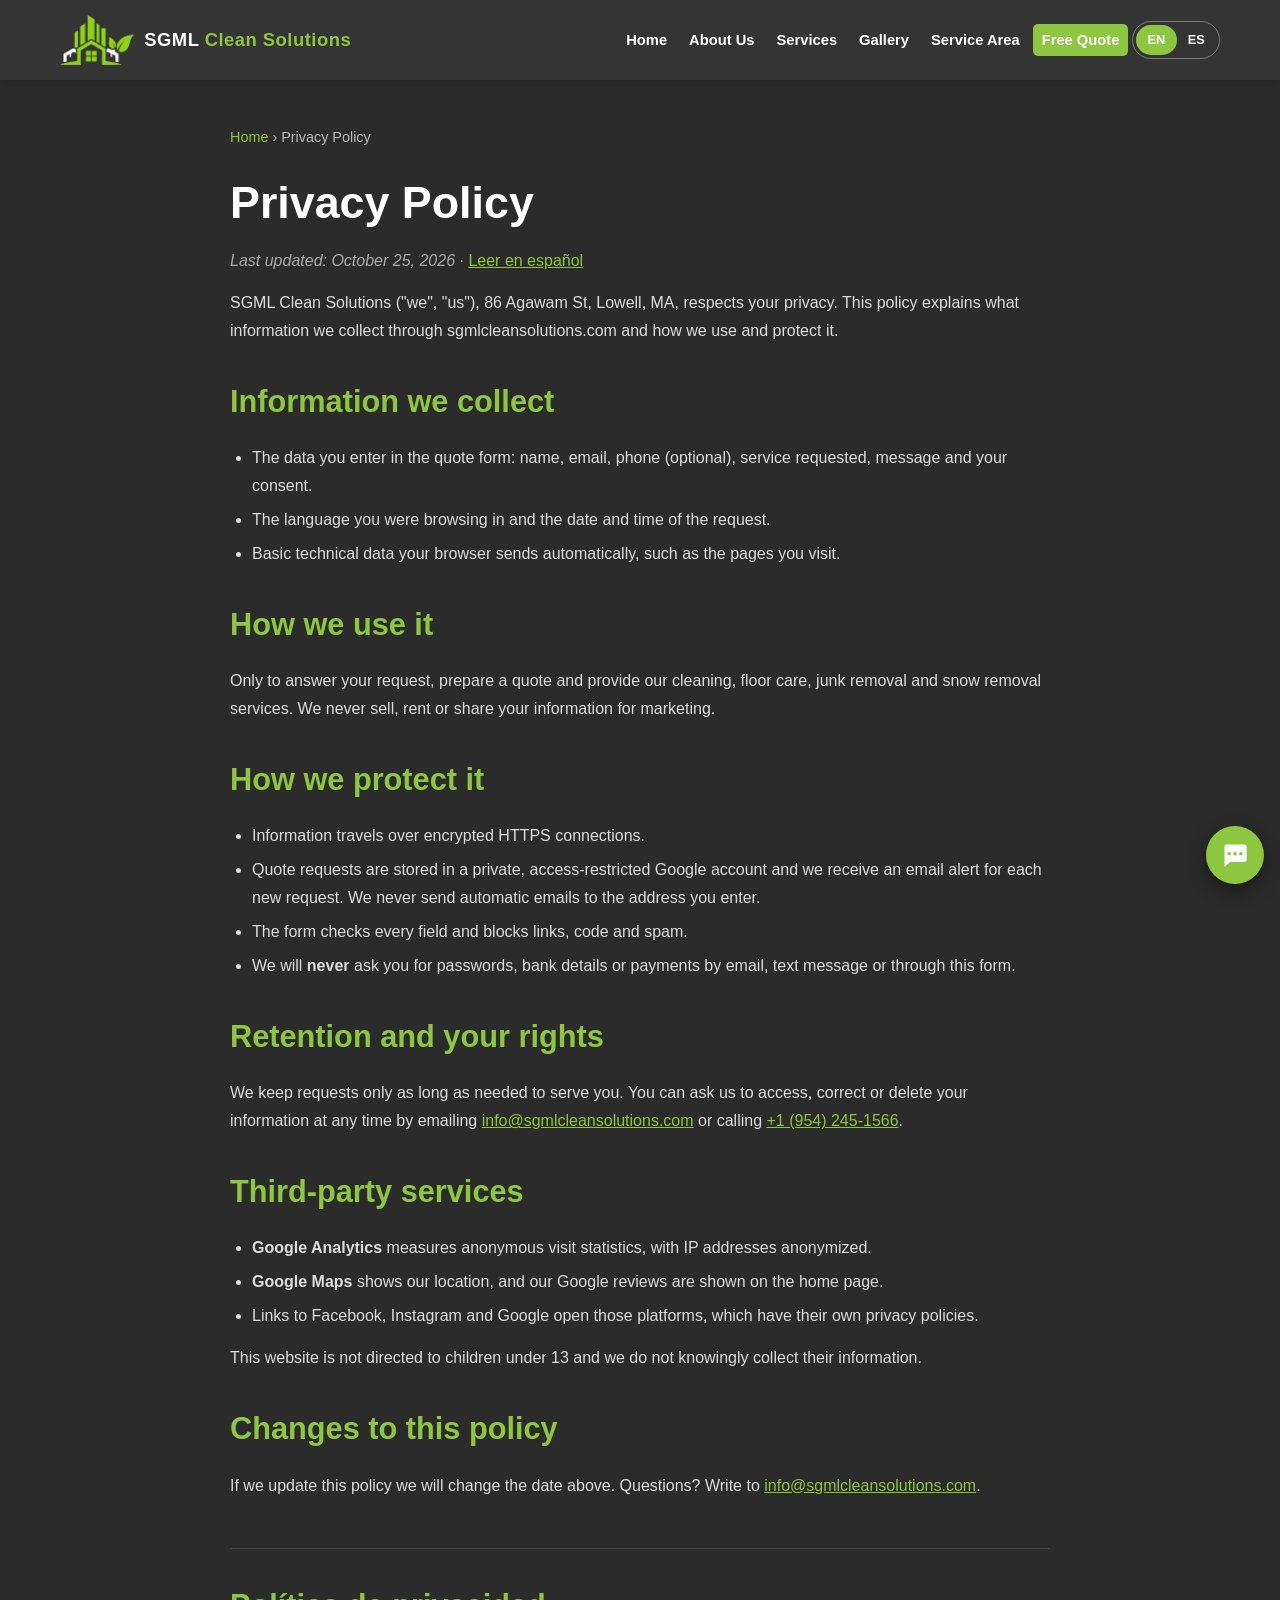
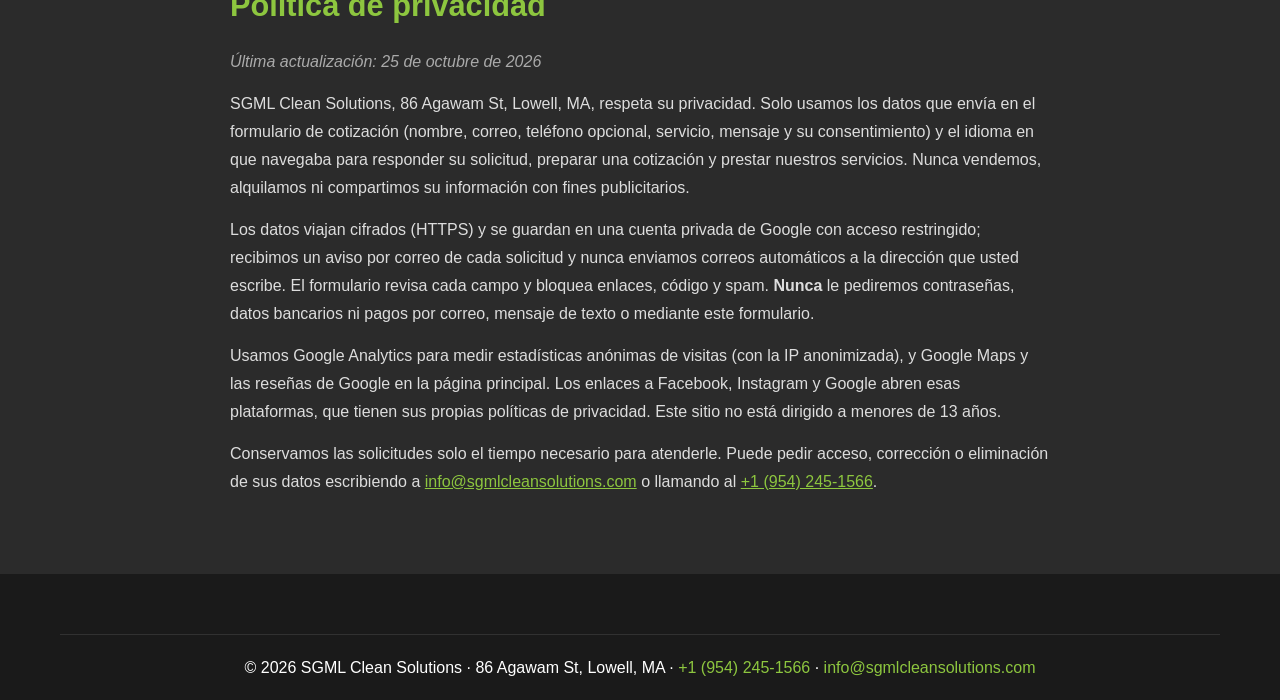
<file: privacy.html>
<!DOCTYPE html>
<html lang="en">
<head>
    <meta charset="UTF-8">
    <meta name="viewport" content="width=device-width, initial-scale=1.0">
    <meta http-equiv="Content-Security-Policy" content="
        default-src 'self';
        script-src 'self' https://www.googletagmanager.com https://cdn.jsdelivr.net;
        style-src 'self' 'unsafe-inline' https://fonts.googleapis.com;
        font-src 'self' https://fonts.gstatic.com;
        img-src 'self' data: https://www.googletagmanager.com https://*.google-analytics.com https://cdn.jsdelivr.net;
        media-src 'self';
        connect-src 'self' https://*.google-analytics.com https://*.analytics.google.com https://www.googletagmanager.com;
        frame-src 'none';
        form-action 'self';
        base-uri 'self';
        object-src 'none';
        upgrade-insecure-requests">
    <meta name="referrer" content="strict-origin-when-cross-origin">
    <title>Privacy Policy | SGML Clean Solutions</title>
    <meta name="description" content="How SGML Clean Solutions collects, uses and protects the information you send through sgmlcleansolutions.com. Política de privacidad en español incluida.">
    <meta name="robots" content="index, follow">
    <meta name="theme-color" content="#343434">
    <link rel="canonical" href="https://sgmlcleansolutions.com/privacy.html">
    <link rel="icon" href="assets/favicon.ico" sizes="any">
    <link rel="icon" type="image/png" sizes="32x32" href="assets/favicon_32x32.png">
    <link rel="apple-touch-icon" href="assets/apple-touch-icon.png">
    <link rel="manifest" href="site.webmanifest">
    <link rel="stylesheet" href="styles.css?v=20261025">
    <script src="analytics.js?v=20261025" defer></script>
    <script src="config.js?v=20261025" defer></script>
    <script src="translations.js?v=20261025" defer></script>
    <script src="i18n.js?v=20261025" defer></script>
    <script src="menu.js?v=20261025" defer></script>
</head>
<body class="dark-theme service-page">
    <a class="skip-link" href="#main" data-i18n="common.skip">Skip to content</a>
    <header>
        <div class="container">
            <a href="./" class="brand" data-lang-link aria-label="SGML Clean Solutions - Home">
                <img src="assets/sgml-clean-solutions-logo.webp" alt="SGML Clean Solutions logo" width="75" height="50">
                <span class="brand-name">SGML <span>Clean Solutions</span></span>
            </a>
            <nav aria-label="Main">
                <button class="menu-toggle" id="menu-toggle" type="button" aria-label="Open menu" aria-controls="nav-menu" aria-expanded="false" data-i18n-aria-label="common.menu"><span></span><span></span><span></span></button>
                <ul id="nav-menu">
                    <li><a href="./" data-i18n="nav.home" data-lang-link>Home</a></li>
                    <li><a href="./#about" data-i18n="nav.about" data-lang-link>About Us</a></li>
                    <li><a href="./#services" data-i18n="nav.services" data-lang-link>Services</a></li>
                    <li><a href="gallery/" data-i18n="nav.gallery" data-lang-link>Gallery</a></li>
                    <li><a href="./#area" data-i18n="nav.area" data-lang-link>Service Area</a></li>
                    <li><a href="./#quote" class="nav-cta" data-i18n="nav.quote" data-lang-link>Free Quote</a></li>
                    <li class="lang-item">
                        <div class="lang-switch" role="group" aria-label="Language / Idioma">
                            <button type="button" data-lang="en" lang="en" aria-pressed="true">EN</button>
                            <button type="button" data-lang="es" lang="es" aria-pressed="false">ES</button>
                        </div>
                    </li>
                </ul>
            </nav>
        </div>
    </header>

    <main id="main" class="legal">
        <div class="container">
            <nav class="breadcrumb" aria-label="Breadcrumb"><a href="./" data-i18n="nav.home" data-lang-link>Home</a> › <span data-i18n="footer.privacy">Privacy Policy</span></nav>

            <h1>Privacy Policy</h1>
            <p class="legal-updated"><em>Last updated: October 25, 2026</em> · <a href="#es" lang="es">Leer en español</a></p>
            <p>SGML Clean Solutions ("we", "us"), 86 Agawam St, Lowell, MA, respects your privacy. This policy explains what information we collect through sgmlcleansolutions.com and how we use and protect it.</p>

            <h2>Information we collect</h2>
            <ul>
                <li>The data you enter in the quote form: name, email, phone (optional), service requested, message and your consent.</li>
                <li>The language you were browsing in and the date and time of the request.</li>
                <li>Basic technical data your browser sends automatically, such as the pages you visit.</li>
            </ul>

            <h2>How we use it</h2>
            <p>Only to answer your request, prepare a quote and provide our cleaning, floor care, junk removal and snow removal services. We never sell, rent or share your information for marketing.</p>

            <h2>How we protect it</h2>
            <ul>
                <li>Information travels over encrypted HTTPS connections.</li>
                <li>Quote requests are stored in a private, access-restricted Google account and we receive an email alert for each new request. We never send automatic emails to the address you enter.</li>
                <li>The form checks every field and blocks links, code and spam.</li>
                <li>We will <strong>never</strong> ask you for passwords, bank details or payments by email, text message or through this form.</li>
            </ul>

            <h2>Retention and your rights</h2>
            <p>We keep requests only as long as needed to serve you. You can ask us to access, correct or delete your information at any time by emailing <a href="mailto:info@sgmlcleansolutions.com">info@sgmlcleansolutions.com</a> or calling <a href="tel:+19542451566">+1 (954) 245-1566</a>.</p>

            <h2>Third-party services</h2>
            <ul>
                <li><strong>Google Analytics</strong> measures anonymous visit statistics, with IP addresses anonymized.</li>
                <li><strong>Google Maps</strong> shows our location, and our Google reviews are shown on the home page.</li>
                <li>Links to Facebook, Instagram and Google open those platforms, which have their own privacy policies.</li>
            </ul>
            <p>This website is not directed to children under 13 and we do not knowingly collect their information.</p>

            <h2>Changes to this policy</h2>
            <p>If we update this policy we will change the date above. Questions? Write to <a href="mailto:info@sgmlcleansolutions.com">info@sgmlcleansolutions.com</a>.</p>

            <hr class="legal-divider">

            <div lang="es" id="es">
                <h2 class="legal-es-title">Política de privacidad</h2>
                <p class="legal-updated"><em>Última actualización: 25 de octubre de 2026</em></p>
                <p>SGML Clean Solutions, 86 Agawam St, Lowell, MA, respeta su privacidad. Solo usamos los datos que envía en el formulario de cotización (nombre, correo, teléfono opcional, servicio, mensaje y su consentimiento) y el idioma en que navegaba para responder su solicitud, preparar una cotización y prestar nuestros servicios. Nunca vendemos, alquilamos ni compartimos su información con fines publicitarios.</p>
                <p>Los datos viajan cifrados (HTTPS) y se guardan en una cuenta privada de Google con acceso restringido; recibimos un aviso por correo de cada solicitud y nunca enviamos correos automáticos a la dirección que usted escribe. El formulario revisa cada campo y bloquea enlaces, código y spam. <strong>Nunca</strong> le pediremos contraseñas, datos bancarios ni pagos por correo, mensaje de texto o mediante este formulario.</p>
                <p>Usamos Google Analytics para medir estadísticas anónimas de visitas (con la IP anonimizada), y Google Maps y las reseñas de Google en la página principal. Los enlaces a Facebook, Instagram y Google abren esas plataformas, que tienen sus propias políticas de privacidad. Este sitio no está dirigido a menores de 13 años.</p>
                <p>Conservamos las solicitudes solo el tiempo necesario para atenderle. Puede pedir acceso, corrección o eliminación de sus datos escribiendo a <a href="mailto:info@sgmlcleansolutions.com">info@sgmlcleansolutions.com</a> o llamando al <a href="tel:+19542451566">+1 (954) 245-1566</a>.</p>
            </div>
        </div>
    </main>

    <!-- Floating contact button: opens "Call us" / "Text us" -->
    <div class="contact-fab">
        <div class="fab-menu" id="fab-menu" hidden>
            <a href="tel:+19542451566" class="fab-option">
                <svg viewBox="0 0 24 24" width="20" height="20" aria-hidden="true"><path fill="currentColor" d="M6.6 10.8a15.1 15.1 0 0 0 6.6 6.6l2.2-2.2a1 1 0 0 1 1-.25 11.4 11.4 0 0 0 3.6.57 1 1 0 0 1 1 1V20a1 1 0 0 1-1 1A17 17 0 0 1 3 4a1 1 0 0 1 1-1h3.5a1 1 0 0 1 1 1c0 1.25.2 2.45.57 3.57a1 1 0 0 1-.25 1z"/></svg>
                <span data-i18n="contact.call">Call us</span>
            </a>
            <a href="sms:+19542451566" class="fab-option">
                <svg viewBox="0 0 24 24" width="20" height="20" aria-hidden="true"><path fill="currentColor" d="M4 3h16a2 2 0 0 1 2 2v11a2 2 0 0 1-2 2H8l-5 4V5a2 2 0 0 1 1-2zm3 6.5a1.5 1.5 0 1 0 0 3 1.5 1.5 0 0 0 0-3zm5 0a1.5 1.5 0 1 0 0 3 1.5 1.5 0 0 0 0-3zm5 0a1.5 1.5 0 1 0 0 3 1.5 1.5 0 0 0 0-3z"/></svg>
                <span data-i18n="contact.sms">Text us</span>
            </a>
        </div>
        <button type="button" class="fab-btn" id="fab-toggle" aria-expanded="false" aria-controls="fab-menu" aria-label="Contact us: call or text" data-i18n-aria-label="contact.open">
            <svg viewBox="0 0 24 24" width="28" height="28" aria-hidden="true"><path fill="currentColor" d="M4 3h16a2 2 0 0 1 2 2v11a2 2 0 0 1-2 2H8l-5 4V5a2 2 0 0 1 1-2zm3 6.5a1.5 1.5 0 1 0 0 3 1.5 1.5 0 0 0 0-3zm5 0a1.5 1.5 0 1 0 0 3 1.5 1.5 0 0 0 0-3zm5 0a1.5 1.5 0 1 0 0 3 1.5 1.5 0 0 0 0-3z"/></svg>
        </button>
    </div>

    <footer>
        <div class="container">
            <div class="footer-bottom">
                <p>&copy; <span id="current-year">2026</span> SGML Clean Solutions · 86 Agawam St, Lowell, MA · <a href="tel:+19542451566">+1 (954) 245-1566</a> · <a href="mailto:info@sgmlcleansolutions.com">info@sgmlcleansolutions.com</a></p>
            </div>
        </div>
    </footer>
</body>
</html>
</file>
<file: styles.css>
/* Reset y estilos generales */
* {
    margin: 0;
    padding: 0;
    box-sizing: border-box;
}

body {
    font-family: Arial, sans-serif;
    line-height: 1.6;
    color: #ffffff;
    background: #343434; 
}

.container {
    max-width: 1200px;
    margin: 0 auto;
    padding: 0 20px;
}

/* Header */
header {
    background-color: #343434;
    color: #ffffff;
    box-shadow: 0 2px 5px rgba(0,0,0,0.1);
    position: fixed;
    width: 100%;
    z-index: 1000;
}

header .container {
    display: flex;
    justify-content: space-between;
    align-items: center;
    padding: 15px 20px;
}

.brand img {
    height: 50px;
}

/* Navegación */
nav {
    position: relative;
}

nav ul {
    display: flex;
    list-style-type: none;
    align-items: center;
}

nav ul li {
    margin-left: 20px;
}

nav ul li a {
    text-decoration: none;
    color: #ffffff;
    font-weight: bold;
    padding: 10px 15px;
    border-radius: 5px;
    transition: background-color 0.3s ease;
}

nav ul li a:hover {
    background-color: rgba(255, 255, 255, 0.1);
}


/* Botón del menú hamburguesa */
.menu-toggle {
    background: none;
    border: none;
    cursor: pointer;
    display: none;
    flex-direction: column;
    justify-content: space-around;
    width: 30px;
    height: 25px;
    padding: 0;
}

.menu-toggle span {
    width: 100%;
    height: 3px;
    background-color: #ffffff;
    border-radius: 2px;
    transition: all 0.3s ease;
}

/* Animación del menú hamburguesa */
.menu-toggle.active span:nth-child(1) {
    transform: rotate(45deg) translate(8px, 8px);
}

.menu-toggle.active span:nth-child(2) {
    opacity: 0;
}

.menu-toggle.active span:nth-child(3) {
    transform: rotate(-45deg) translate(8px, -8px);
}

/* Hero Section */
#home {
    position: relative;
    height: 100vh;
    display: flex;
    align-items: center;
    justify-content: center;
    overflow: hidden;
    text-align: center;
    color: #ffffff;
}

/* Video en Hero */
.hero-video {
    position: absolute;
    top: 0;
    left: 0;
    width: 100%;
    height: 100%;
    object-fit: cover;
    z-index: -1;
    filter: brightness(0.4);
}

.hero-overlay {
    z-index: 1;
    background-color: rgba(0, 75, 135, 0.5);
    padding: 40px;
    border-radius: 10px;
}

#home h1 {
    font-size: 3em;
    margin-bottom: 20px;
}

#home p {
    font-size: 1.2em;
    margin-bottom: 30px;
}

.cta-button {
    display: inline-block;
    background-color: #8dc63f;
    color: #ffffff;
    padding: 15px 30px;
    text-decoration: none;
    border-radius: 5px;
    font-weight: bold;
    transition: background-color 0.3s ease;
}

.cta-button:hover {
    background-color: #75a928;
}

/* About Us Section */
.about-section {
    background-color: #2b2b2b;
    padding: 80px 0;
    color: #ffffff;
}

.about-section h2 {
    text-align: center;
    font-size: 2.5em;
    margin-bottom: 40px;
    color: #8dc63f;
}

.about-grid {
    display: flex;
    flex-wrap: wrap;
    gap: 40px;
    align-items: center;
}

.about-text {
    text-align: justify;
    flex: 1;
    min-width: 280px;
}

.about-text p {
    margin-bottom: 20px;
    font-size: 1.1em;
    line-height: 1.8;
}

.about-text ul {
    margin-top: 20px;
    list-style: none;
    padding-left: 0;
}

.about-text ul li {
    margin-bottom: 10px;
    font-size: 1.1em;
}

.about-image {
    flex: 1;
    min-width: 280px;
}

.about-image img {
    width: 100%;
    border-radius: 10px;
    box-shadow: 0 4px 12px rgba(0,0,0,0.3);
}

/* Servicios */
#services {
    padding: 80px 0;
    background-color: #343434;
}

#services h2 {
    text-align: center;
    font-size: 2.5em;
    margin-bottom: 40px;
    color: #8dc63f;
}

.service-grid {
    display: grid;
    grid-template-columns: repeat(auto-fit, minmax(300px, 1fr));
    gap: 30px;
    margin-top: 40px;
}

.service-item {
    background-color: #2b2b2b;
    color: #ffffff;
    border-radius: 10px;
    overflow: hidden;
    box-shadow: 0 4px 6px rgba(0,0,0,0.1);
    transition: transform 0.3s ease;
}

.service-item:hover {
    transform: translateY(-5px);
}

.service-item img {
    width: 100%;
    height: 200px;
    object-fit: cover;
}

.service-item h3 {
    padding: 20px 20px 10px;
    font-size: 1.3em;
    color: #8dc63f;
}

.service-item ul {
    padding: 0 20px 20px;
    list-style: none;
}

.service-item ul li {
    margin-bottom: 8px;
    color: #ffffff;
}

.service-item ul li a {
    color: #ffffff;
    text-decoration: none;
}

/* Ofertas */
#offers {
    padding: 80px 0;
    background-color: #2b2b2b;
}

#offers h2 {
    text-align: center;
    font-size: 2.5em;
    margin-bottom: 40px;
    color: #8dc63f;
}

.offer-slider {
    display: flex;
    overflow-x: auto;
    scroll-snap-type: x mandatory;
    -webkit-overflow-scrolling: touch;
    gap: 20px;
    padding: 20px 0;
}

.offer-item {
    flex: 0 0 auto;
    width: 300px;
    scroll-snap-align: start;
    background-color: #343434;
    color: #ffffff;
    border-radius: 10px;
    padding: 20px;
    box-shadow: 0 4px 6px rgba(0,0,0,0.1);
    text-align: center;
}

.offer-icon {
    margin-bottom: 15px;
    display: flex;
    justify-content: center;
}

.offer-item h3 {
    font-size: 1.2em;
    margin-bottom: 10px;
    color: #8dc63f;
}

.offer-item p {
    color: #cccccc;
}

/* Testimonios */
#testimonials {
    padding: 80px 0;
    background-color: #343434;
}

#testimonials h2 {
    text-align: center;
    font-size: 2.5em;
    margin-bottom: 40px;
    color: #8dc63f;
}

.testimonial-grid {
    display: grid;
    grid-template-columns: repeat(auto-fit, minmax(300px, 1fr));
    gap: 30px;
    margin-top: 40px;
}

.testimonial-item {
    background-color: #2b2b2b;
    color: #ffffff;
    border-radius: 10px;
    padding: 20px;
    box-shadow: 0 4px 6px rgba(0,0,0,0.1);
}

.testimonial-item p {
    font-style: italic;
    margin-bottom: 15px;
    font-size: 1.1em;
}

.testimonial-item cite {
    font-weight: bold;
    color: #8dc63f;
}

/* Cotización */
#quote {
    padding: 80px 0;
    background-color: #2b2b2b;
}

#quote h2 {
    text-align: center;
    font-size: 2.5em;
    margin-bottom: 40px;
    color: #8dc63f;
}

#quote-form {
    display: grid;
    gap: 20px;
    max-width: 600px;
    margin: 0 auto;
}

#quote-form input,
#quote-form select,
#quote-form textarea {
    width: 100%;
    padding: 15px;
    border: 1px solid #555;
    border-radius: 5px;
    background-color: #343434;
    color: #ffffff;
    font-size: 16px;
}

#quote-form input::placeholder,
#quote-form textarea::placeholder {
    color: #cccccc;
}

#quote-form select {
    color: #ffffff;
}

#quote-form select option {
    background-color: #343434;
    color: #ffffff;
}

#quote-form button {
    background-color: #8dc63f;
    color: #ffffff;
    padding: 15px 20px;
    border: none;
    border-radius: 5px;
    cursor: pointer;
    font-weight: bold;
    font-size: 16px;
    transition: background-color 0.3s ease;
}

#quote-form button:hover {
    background-color: #75a928;
}

#quote-form button:disabled {
    background-color: #666;
    cursor: not-allowed;
}

/* Accessible labels that are only visible to screen readers */
.visually-hidden {
    position: absolute !important;
    width: 1px;
    height: 1px;
    padding: 0;
    margin: -1px;
    overflow: hidden;
    clip: rect(0, 0, 0, 0);
    white-space: nowrap;
    border: 0;
}

.form-field {
    display: flex;
    flex-direction: column;
}

#quote-form textarea {
    min-height: 120px;
    resize: vertical;
    font-family: inherit;
}

#quote-form .error {
    border-color: #dc3545;
}

.field-error {
    color: #ff8a95;
    font-size: 14px;
    margin-top: 6px;
}

/* Honeypot anti-spam field: hidden from humans */
.hp-field {
    position: absolute;
    left: -10000px;
    width: 1px;
    height: 1px;
    overflow: hidden;
}

.consent-field label {
    display: flex;
    gap: 10px;
    align-items: flex-start;
    font-size: 14px;
    color: #dddddd;
    cursor: pointer;
}

#quote-form .consent-field input[type="checkbox"] {
    width: 18px;
    height: 18px;
    padding: 0;
    margin-top: 2px;
    flex-shrink: 0;
    accent-color: #8dc63f;
}

.privacy-note {
    font-size: 13px;
    color: #bbbbbb;
    text-align: center;
}

/* Mensajes de formulario */
#form-message {
    max-width: 600px;
    margin: 20px auto 0;
    text-align: center;
    font-weight: bold;
}

.success-message {
    background-color: #d4edda;
    color: #155724;
    padding: 15px;
    border-radius: 5px;
    border-left: 5px solid #8dc63f;
}

.error-message {
    background-color: #f8d7da;
    color: #721c24;
    padding: 15px;
    border-radius: 5px;
    border-left: 5px solid #dc3545;
}

/* Footer */
footer {
    background-color: #1a1a1a;
    color: #ffffff;
    padding: 60px 0 20px;
}

.footer-content {
    display: flex;
    justify-content: space-between;
    flex-wrap: wrap;
    margin-bottom: 40px;
}

.footer-section {
    flex: 1;
    margin-right: 20px;
    margin-bottom: 20px;
}

.footer-section h3,
.footer-section .footer-title {
    margin-bottom: 15px;
    font-size: 1.2em;
    color: #8dc63f;
}

.footer-section ul {
    list-style-type: none;
}

.footer-section ul li {
    margin-bottom: 10px;
}

.footer-section ul li a {
    color: #ffffff;
    text-decoration: none;
    transition: color 0.3s ease;
}

.footer-section ul li a:hover {
    color: #8dc63f;
}

.social-icons {
    display: flex;
    gap: 10px;
}

.social-icon {
    color: #ffffff;
    text-decoration: none;
    font-size: 1.2em;
    transition: color 0.3s ease;
}

.social-icon:hover {
    color: #8dc63f;
}

.footer-bottom {
    text-align: center;
    padding-top: 20px;
    border-top: 1px solid rgba(255,255,255,0.1);
}

/* Responsive Design */
@media (max-width: 1000px) {
    /* Header responsive */
    header .container {
        padding: 10px 20px;
    }

    .brand img {
        height: 40px;
    }

    /* Mostrar botón hamburguesa */
    .menu-toggle {
        display: flex;
    }

    /* Ocultar menú por defecto en móvil */
    nav ul {
        position: absolute;
        top: 100%;
        right: 0;
        background-color: #343434;
        flex-direction: column;
        width: 250px;
        padding: 20px 0;
        border-radius: 0 0 10px 10px;
        box-shadow: 0 4px 8px rgba(0,0,0,0.3);
        transform: translateY(-10px);
        opacity: 0;
        visibility: hidden;
        transition: all 0.3s ease;
    }

    /* Mostrar menú cuando tiene clase 'show' */
    nav ul.show {
        transform: translateY(0);
        opacity: 1;
        visibility: visible;
    }

    nav ul li {
        margin: 0;
        text-align: center;
    }

    nav ul li a {
        display: block;
        padding: 15px 20px;
        border-bottom: 1px solid rgba(255,255,255,0.1);
    }

    nav ul li:last-child a {
        border-bottom: none;
    }



    /* Hero responsive */
    #home h1 {
        font-size: 2em;
    }

    #home .container {
        padding: 20px;
    }

    .hero-overlay {
        padding: 20px;
    }

    /* Grids responsive */
    .service-grid {
        grid-template-columns: 1fr;
    }

    .testimonial-grid {
        grid-template-columns: 1fr;
    }

    .about-grid {
        flex-direction: column;
    }

    .footer-content {
        flex-direction: column;
    }

    .footer-section {
        margin-right: 0;
    }

    /* Imágenes responsive */
    .service-item img,
    .about-image img {
        width: 100%;
        height: auto;
        object-fit: cover;
    }

    .offer-item {
        width: 280px;
    }

    /* Ajustes de tipografía */
    h2 {
        font-size: 2em !important;
    }

    .service-item h3 {
        font-size: 1.2em;
    }
}

/* Estilos adicionales para tabletas */
@media (min-width: 769px) and (max-width: 1024px) {
    .service-grid {
        grid-template-columns: repeat(2, 1fr);
    }
    
    .testimonial-grid {
        grid-template-columns: repeat(2, 1fr);
    }

    #home h1 {
        font-size: 2.5em;
    }
}

/* ---------- Brand, navigation and layout additions ---------- */
.brand {
    display: flex;
    align-items: center;
    gap: 10px;
    text-decoration: none;
    color: #ffffff;
}

.brand img {
    height: 50px;
    width: auto;
}

.brand-name {
    font-size: 1.3em;
    font-weight: bold;
    letter-spacing: 0.5px;
    white-space: nowrap;
}

.brand-name span {
    color: #8dc63f;
}

nav ul li a.nav-cta {
    background-color: #8dc63f;
}

nav ul li a.nav-cta:hover {
    background-color: #75a928;
}

.skip-link {
    position: absolute;
    left: -9999px;
    top: 0;
    z-index: 2000;
    background: #8dc63f;
    color: #ffffff;
    padding: 10px 15px;
    font-weight: bold;
}

.skip-link:focus {
    left: 10px;
    top: 10px;
}

.hero-overlay {
    max-width: 900px;
    background-color: rgba(0, 0, 0, 0.45);
}

.hero-actions {
    display: flex;
    gap: 15px;
    justify-content: center;
    flex-wrap: wrap;
}

.cta-button.cta-secondary {
    background-color: transparent;
    border: 2px solid #ffffff;
}

.cta-button.cta-secondary:hover {
    background-color: rgba(255, 255, 255, 0.15);
}

.section-intro {
    max-width: 800px;
    margin: -20px auto 30px;
    text-align: center;
    color: #dddddd;
    font-size: 1.05em;
}

.testimonial-item blockquote {
    margin: 0;
}

footer address {
    font-style: normal;
}

.footer-section p a {
    color: #ffffff;
    text-decoration: none;
    transition: color 0.3s ease;
}

.footer-section p a:hover {
    color: #8dc63f;
}

.social-icon {
    display: inline-flex;
    align-items: center;
    gap: 6px;
    font-size: 1em;
    padding: 6px 12px;
    border: 1px solid rgba(255, 255, 255, 0.25);
    border-radius: 20px;
}

@media (min-width: 1001px) and (max-width: 1200px) {
    nav ul li {
        margin-left: 6px;
    }

    nav ul li a {
        padding: 8px 8px;
        font-size: 0.95em;
    }
}

@media (max-width: 768px) {
    .brand img {
        height: 40px;
    }

    .brand-name {
        font-size: 1.1em;
    }

    #home h1 {
        font-size: 1.7em;
    }

    #home p {
        font-size: 1em;
    }
}

@media (prefers-reduced-motion: reduce) {
    *, *::before, *::after {
        animation: none !important;
        transition: none !important;
        scroll-behavior: auto !important;
    }
}

.not-found {
    min-height: 100vh;
    display: flex;
    flex-direction: column;
    align-items: center;
    justify-content: center;
    gap: 20px;
    text-align: center;
    padding: 20px;
}

.not-found h1 {
    color: #8dc63f;
}

/* Keep menu items on one line */
nav ul li a {
    white-space: nowrap;
}

@media (min-width: 1001px) and (max-width: 1440px) {
    nav ul li {
        margin-left: 4px;
    }

    nav ul li a {
        padding: 8px 9px;
        font-size: 0.92em;
    }

    .brand-name {
        font-size: 1.15em;
    }
}

@media (min-width: 1001px) and (max-width: 1120px) {
    .brand-name {
        display: none;
    }
}

.footer-section .footer-title {
    font-size: 1.2em !important;
}

/* ---------- Reviews carousel ---------- */
.reviews-summary {
    display: flex;
    align-items: center;
    justify-content: center;
    gap: 10px;
    flex-wrap: wrap;
    margin: -20px 0 30px;
    font-size: 1.05em;
}

.reviews-summary[hidden] {
    display: none;
}

.reviews-rating {
    font-size: 1.6em;
    font-weight: bold;
}

.stars {
    color: #fbbc04;
    letter-spacing: 2px;
}

.reviews-count {
    color: #cccccc;
}

.google-g {
    display: inline-flex;
    align-items: center;
    justify-content: center;
    width: 26px;
    height: 26px;
    border-radius: 50%;
    background: #ffffff;
    color: #4285f4;
    font-weight: bold;
    font-family: Arial, sans-serif;
    flex-shrink: 0;
}

.reviews-carousel {
    position: relative;
    display: flex;
    align-items: center;
    gap: 10px;
    margin-top: 30px;
}

.carousel-track {
    display: flex;
    gap: 20px;
    overflow-x: auto;
    scroll-snap-type: x mandatory;
    scroll-behavior: smooth;
    scrollbar-width: none;
    padding: 6px 2px 10px;
    flex: 1;
}

.carousel-track::-webkit-scrollbar {
    display: none;
}

.carousel-track:focus-visible {
    outline: 2px solid #8dc63f;
    outline-offset: 4px;
}

.review-card {
    flex: 0 0 calc((100% - 40px) / 3);
    scroll-snap-align: start;
    margin: 0;
    display: flex;
    flex-direction: column;
    gap: 10px;
}

.review-card blockquote {
    margin: 0;
    flex: 1;
}

.review-text {
    font-style: normal;
    display: -webkit-box;
    -webkit-line-clamp: 7;
    -webkit-box-orient: vertical;
    overflow: hidden;
}

.review-header {
    display: flex;
    align-items: center;
    gap: 10px;
}

.review-avatar {
    width: 40px;
    height: 40px;
    border-radius: 50%;
    object-fit: cover;
    flex-shrink: 0;
}

.review-avatar-letter {
    display: inline-flex;
    align-items: center;
    justify-content: center;
    background: #8dc63f;
    color: #ffffff;
    font-weight: bold;
}

.review-who {
    display: flex;
    flex-direction: column;
    flex: 1;
    min-width: 0;
}

.review-author {
    font-weight: bold;
    color: #ffffff;
    text-decoration: none;
    overflow: hidden;
    text-overflow: ellipsis;
    white-space: nowrap;
}

a.review-author:hover,
.review-link:hover {
    color: #8dc63f;
}

.review-time {
    font-size: 0.85em;
    color: #aaaaaa;
}

.review-link {
    color: #cccccc;
    font-size: 0.9em;
}

.carousel-btn {
    flex-shrink: 0;
    width: 42px;
    height: 42px;
    border-radius: 50%;
    border: 1px solid rgba(255, 255, 255, 0.3);
    background: #2b2b2b;
    color: #ffffff;
    font-size: 1.8em;
    line-height: 1;
    cursor: pointer;
    transition: background-color 0.3s ease;
}

.carousel-btn:hover {
    background: #8dc63f;
}

.carousel-btn[hidden],
.carousel-dots[hidden] {
    display: none;
}

.carousel-dots {
    display: flex;
    justify-content: center;
    gap: 8px;
    margin-top: 15px;
}

.carousel-dot {
    width: 10px;
    height: 10px;
    padding: 0;
    border-radius: 50%;
    border: none;
    background: #666666;
    cursor: pointer;
}

.carousel-dot.active {
    background: #8dc63f;
    transform: scale(1.3);
}

.reviews-actions {
    display: flex;
    justify-content: center;
    gap: 15px;
    flex-wrap: wrap;
    margin-top: 30px;
}

.reviews-attribution {
    text-align: center;
    margin-top: 12px;
    font-size: 0.85em;
    color: #aaaaaa;
}

@media (max-width: 1000px) {
    .review-card {
        flex-basis: calc((100% - 20px) / 2);
    }
}

@media (max-width: 640px) {
    .review-card {
        flex-basis: 100%;
    }

    .carousel-btn {
        display: none;
    }
}

.reviews-actions .cta-button {
    text-align: center;
}

.google-review .review-text {
    font-style: normal;
}

/* ===== Redesign 2026: floor-care focus, adaptive media, gallery, map ===== */
:root { --green: #8dc63f; --green-dark: #75a928; --ink: #2b2b2b; --ink-2: #343434; --ink-3: #232323; }
.eyebrow { text-transform: uppercase; letter-spacing: .14em; font-size: .78rem; font-weight: 700; color: var(--green); margin-bottom: .6rem; }
.eyebrow.center, .center { text-align: center; }

/* Language switch (same pill style as Clau Cleaning) */
.lang-switch { display: inline-flex; border: 1.5px solid rgba(255,255,255,.35); border-radius: 999px; padding: 3px; }
.lang-switch button { background: none; border: 0; color: #fff; font: inherit; font-size: .8rem; font-weight: 700; padding: .3rem .7rem; border-radius: 999px; cursor: pointer; }
.lang-switch button[aria-pressed="true"] { background: var(--green); color: #fff; }
.lang-switch button:focus-visible { outline: 2px solid #fff; outline-offset: 2px; }

/* Hero: video always fills the screen without distortion */
#home.hero { height: auto; min-height: 100vh; min-height: 100svh; padding: 110px 0 60px; isolation: isolate; }
.hero-media { position: absolute; inset: 0; z-index: -1; background: #111 url("assets/hero-poster.webp") center / cover no-repeat; }
.hero-media .hero-video { position: absolute; inset: 0; width: 100%; height: 100%; object-fit: cover; object-position: center; z-index: 0; filter: brightness(.45); }
.hero-overlay { background: linear-gradient(180deg, rgba(0,0,0,.35), rgba(0,0,0,.55)); max-width: 920px; padding: clamp(24px, 4vw, 48px); }
#home h1 { font-size: clamp(2rem, 4.6vw, 3.6rem); line-height: 1.15; margin-bottom: 18px; }
#home .hero-sub { font-size: clamp(1rem, 1.6vw, 1.25rem); margin-bottom: 26px; }
.hero-badges { list-style: none; display: flex; flex-wrap: wrap; justify-content: center; gap: 10px 22px; margin-top: 24px; font-size: .9rem; color: #e6e6e6; }
.hero-badges li::before { content: "✓"; color: var(--green); font-weight: 700; margin-right: 6px; }

/* Floor care feature */
.floor-care { background: var(--ink); padding: 90px 0; }
.floor-grid { display: grid; grid-template-columns: 1fr 1.1fr; gap: 56px; align-items: center; }
.floor-media { position: relative; }
.floor-media img { width: 100%; aspect-ratio: 4 / 5; object-fit: cover; border-radius: 14px; box-shadow: 0 12px 30px rgba(0,0,0,.35); display: block; }
.floor-tag { position: absolute; left: 18px; bottom: 18px; background: var(--green); color: #fff; font-weight: 700; padding: 8px 14px; border-radius: 999px; font-size: .85rem; }
.floor-text h2 { color: #fff; font-size: clamp(1.8rem, 3vw, 2.5rem); line-height: 1.2; margin-bottom: 14px; text-align: left; }
.floor-text > p { color: #ddd; font-size: 1.05rem; margin-bottom: 22px; }
.floor-list { list-style: none; display: grid; grid-template-columns: 1fr 1fr; gap: 14px 22px; margin-bottom: 28px; }
.floor-list li { background: var(--ink-2); border-left: 3px solid var(--green); border-radius: 8px; padding: 12px 14px; }
.floor-list strong { display: block; color: var(--green); margin-bottom: 2px; }
.floor-list span { font-size: .92rem; color: #ddd; }
.floor-steps { list-style: none; display: grid; grid-template-columns: repeat(4, 1fr); gap: 18px; margin-top: 56px; counter-reset: s; }
.floor-steps li { background: var(--ink-2); border-radius: 12px; padding: 20px; text-align: center; }
.floor-steps span { display: inline-grid; place-items: center; width: 40px; height: 40px; border-radius: 50%; background: var(--green); font-weight: 700; margin-bottom: 10px; }
.floor-steps strong { display: block; margin-bottom: 4px; }
.floor-steps p { font-size: .9rem; color: #ccc; }

/* About + floor care (one section); images keep their proportions */
.about-grid { display: grid; grid-template-columns: .9fr 1.1fr; gap: 56px; align-items: center; }
.about-image { position: relative; }
.about-image img { aspect-ratio: 4 / 5; height: auto; max-height: 600px; object-fit: cover; object-position: center top; display: block; }
.about-text { text-align: left; }
.about-text h2 { text-align: left; margin-bottom: 18px; font-size: clamp(1.9rem, 3vw, 2.5rem); }
.about-checks { display: grid; grid-template-columns: 1fr 1fr; gap: 10px 20px; }
.about-checks li { margin: 0 !important; font-size: 1rem !important; }
.about-checks li::before { content: "✓"; color: var(--green); font-weight: 700; margin-right: 8px; }
.floor-heading { text-align: center; color: var(--green); font-size: clamp(1.5rem, 2.4vw, 2rem); margin: 64px 0 26px; }
.about-section .floor-list { grid-template-columns: repeat(3, 1fr); margin-bottom: 32px; }
.review-source { display: block; font-size: .85rem; color: #aaa; margin-top: 4px; }
.review-card cite { font-weight: 700; color: var(--green); font-style: normal; }
.service-grid { grid-template-columns: repeat(auto-fill, minmax(300px, 1fr)); }
.service-item img { height: auto; aspect-ratio: 3 / 2; object-fit: cover; display: block; }

/* Gallery preview */
.work { background: var(--ink); padding: 90px 0; }
.work h2 { text-align: center; font-size: 2.5em; color: var(--green); margin-bottom: 30px; }
.work-grid { list-style: none; display: grid; grid-template-columns: repeat(4, 1fr); grid-auto-rows: 210px; gap: 14px; margin: 10px 0 34px; }
.work-grid .wide { grid-column: span 2; grid-row: span 2; }
.work-item { position: relative; display: block; height: 100%; border-radius: 12px; overflow: hidden; }
.work-item img { width: 100%; height: 100%; object-fit: cover; transition: transform .5s; }
.work-item:hover img { transform: scale(1.05); }
.work-cap { position: absolute; left: 0; right: 0; bottom: 0; padding: 26px 14px 12px; background: linear-gradient(transparent, rgba(0,0,0,.75)); color: #fff; font-weight: 700; font-size: .92rem; }
.play { position: absolute; top: 50%; left: 50%; width: 68px; height: 68px; margin: -34px 0 0 -34px; border-radius: 50%; background: rgba(141,198,63,.92); box-shadow: 0 6px 18px rgba(0,0,0,.4); }
.play::after { content: ""; position: absolute; left: 27px; top: 21px; border-left: 20px solid #fff; border-top: 13px solid transparent; border-bottom: 13px solid transparent; }

/* Service area + map */
.area { background: var(--ink-2); padding: 90px 0; }
.area-grid { display: grid; grid-template-columns: .9fr 1.1fr; gap: 48px; align-items: center; }
.area-text h2 { color: #fff; font-size: clamp(1.7rem, 2.8vw, 2.3rem); line-height: 1.2; margin-bottom: 14px; }
.area-text p { color: #ddd; margin-bottom: 20px; }
.area-address { font-style: normal; background: var(--ink); border-radius: 10px; padding: 16px 18px; margin-bottom: 22px; line-height: 1.8; }
.area-address a { color: var(--green); text-decoration: none; }
.area-map { border-radius: 14px; overflow: hidden; box-shadow: 0 12px 30px rgba(0,0,0,.35); aspect-ratio: 4 / 3; background: #444; }
.area-map iframe { width: 100%; height: 100%; border: 0; display: block; }

@media (max-width: 900px) {
    .floor-grid, .about-grid, .area-grid { grid-template-columns: 1fr; gap: 32px; }
    .about-section .floor-list, .about-checks { grid-template-columns: 1fr; }
    .floor-media img { aspect-ratio: 4 / 3; max-height: none; }
    .about-image { order: 2; max-width: 520px; margin: 0 auto; width: 100%; }
    .about-image img { aspect-ratio: auto; height: auto; max-height: none; object-fit: contain; }
    .floor-list { grid-template-columns: 1fr; }
    .floor-steps { grid-template-columns: 1fr 1fr; }
    .work-grid { grid-template-columns: 1fr 1fr; grid-auto-rows: 160px; }
    .floor-care, .work, .area { padding: 64px 0; }
}
@media (max-width: 768px) {
    .lang-item { padding: 14px 20px; text-align: center; }
}

/* Gallery page */
.gallery-page main { padding-top: 86px; }
.page-hero { background: var(--ink-3); padding: 56px 0 40px; text-align: center; }
.page-hero h1 { font-size: clamp(2rem, 4vw, 3rem); color: #fff; margin-bottom: 12px; }
.page-hero p { color: #ddd; max-width: 720px; margin: 0 auto; }
.page-hero .eyebrow { margin-top: 18px; }
.breadcrumb { font-size: .9rem; color: #bbb; text-align: left; }
.breadcrumb a { color: var(--green); text-decoration: none; }
.gallery-full { padding-top: 40px; }
.gallery-full .work-grid { grid-auto-rows: 240px; grid-auto-flow: dense; }
.gallery-full .work-grid .tall { grid-row: span 2; }
.gallery-full .work-grid li[hidden] { display: none; }
button.work-item { width: 100%; padding: 0; border: 0; background: none; cursor: zoom-in; font: inherit; text-align: left; }
.gallery-filters { display: flex; flex-wrap: wrap; justify-content: center; gap: 10px; margin-bottom: 28px; }
.chip { background: transparent; color: #fff; border: 1.5px solid rgba(255,255,255,.3); border-radius: 999px; padding: 8px 18px; font: inherit; font-weight: 700; font-size: .9rem; cursor: pointer; }
.chip[aria-pressed="true"] { background: var(--green); border-color: var(--green); }
.gallery-cta { text-align: center; margin-top: 24px; }
.gallery-cta p { color: #ddd; margin-bottom: 14px; font-size: 1.1rem; }
.gallery-cta .cta-button { margin: 6px; }
.lightbox { border: 0; padding: 0; background: transparent; width: 100%; height: 100%; max-width: 100vw; max-height: 100vh; margin: 0; }
.lightbox[open] { display: grid; grid-template-columns: 64px 1fr 64px; align-items: center; }
.lightbox::backdrop { background: rgba(10,10,10,.92); }
.lightbox figure { display: flex; flex-direction: column; align-items: center; gap: 12px; color: #fff; }
.lb-media img, .lb-media video { max-width: 100%; max-height: 80vh; border-radius: 10px; display: block; }
.lb-btn, .lb-close { background: rgba(255,255,255,.12); color: #fff; border: 0; border-radius: 50%; width: 48px; height: 48px; font-size: 28px; cursor: pointer; justify-self: center; }
.lb-close { position: absolute; top: 16px; right: 16px; }
.footer-bottom a { color: var(--green); text-decoration: none; }
@media (max-width: 900px) {
    .gallery-full .work-grid { grid-auto-rows: 170px; }
    .lightbox[open] { grid-template-columns: 44px 1fr 44px; }
}
.lb-media video { width: min(1100px, 88vw); background: #000; }

/* Gallery SEO copy */
.gallery-seo { background: var(--ink-3); padding: 70px 0; color: #ddd; }
.gallery-seo h2 { color: var(--green); font-size: clamp(1.6rem, 2.6vw, 2.1rem); margin-bottom: 16px; text-align: center; }
.gallery-seo > .container > p { max-width: 860px; margin: 0 auto 18px; text-align: center; }
.gseo-grid { display: grid; grid-template-columns: repeat(3, 1fr); gap: 22px; margin: 30px 0; }
.gseo-grid > div { background: var(--ink-2); border-radius: 12px; padding: 22px; border-top: 3px solid var(--green); }
.gseo-grid h3 { color: #fff; font-size: 1.1rem; margin-bottom: 8px; }
.gseo-grid p { font-size: .95rem; }
.gseo-links a { color: var(--green); font-weight: 700; text-decoration: none; }
@media (max-width: 900px) { .gseo-grid { grid-template-columns: 1fr; } }

/* Gallery before/after sliders */
.ba-section { background: var(--ink); padding: 56px 0 10px; text-align: center; }
.ba-section h2 { color: var(--green); font-size: clamp(1.7rem, 2.8vw, 2.3rem); margin-bottom: 10px; }
.ba-grid { display: grid; grid-template-columns: repeat(2, minmax(0, 420px)); justify-content: center; gap: 28px; margin-top: 26px; }
.ba { margin: 0; }
.ba figcaption { color: #ddd; font-weight: 700; margin-top: 12px; }
.ba-frame { --pos: 50%; position: relative; aspect-ratio: 3 / 4; border-radius: 14px; overflow: hidden; box-shadow: 0 12px 30px rgba(0,0,0,.35); background: #444; }
.ba-frame img { position: absolute; inset: 0; width: 100%; height: 100%; object-fit: cover; }
.ba-before { position: absolute; inset: 0; clip-path: inset(0 calc(100% - var(--pos)) 0 0); }
.ba-handle { position: absolute; top: 0; bottom: 0; left: var(--pos); width: 4px; margin-left: -2px; background: var(--green); pointer-events: none; }
.ba-handle::after { content: "‹ ›"; position: absolute; top: 50%; left: 50%; transform: translate(-50%, -50%); width: 46px; height: 46px; border-radius: 50%; background: var(--green); color: #fff; font-weight: 700; font-size: 20px; line-height: 44px; text-align: center; box-shadow: 0 4px 12px rgba(0,0,0,.4); }
.ba-tag { position: absolute; top: 14px; padding: 6px 14px; border-radius: 999px; font-weight: 700; font-size: .85rem; pointer-events: none; }
.ba-tag-before { left: 14px; background: #fff; color: #222; }
.ba-tag-after { right: 14px; background: var(--green); color: #fff; }
.ba-range { position: absolute; inset: 0; width: 100%; height: 100%; margin: 0; opacity: 0; cursor: ew-resize; }
.ba-frame:focus-within .ba-handle { outline: 2px solid #fff; }
@media (max-width: 700px) {
    .ba-grid { grid-template-columns: minmax(0, 420px); }
}
.lb-media video.portrait { width: auto; height: 80vh; max-width: 92vw; }
.work-grid .fit .work-item { background: #111; }
.work-grid .fit .work-item img { object-fit: contain; }
.work-grid .fit .work-item:hover img { transform: scale(1.02); }

/* Home service cards link to their service pages */
.service-item { display: flex; flex-direction: column; }
.service-media { display: block; overflow: hidden; }
.service-media img { transition: transform .4s ease; }
.service-item:hover .service-media img { transform: scale(1.05); }
.service-item h3 a { color: inherit; text-decoration: none; }
.service-item h3 a:hover { text-decoration: underline; }
.service-more { margin: auto 20px 20px; align-self: flex-start; color: var(--green); font-weight: 700; text-decoration: none; border: 2px solid var(--green); border-radius: 999px; padding: 6px 16px; }
.service-more:hover { background: var(--green); color: #fff; }

/* "Our floor care services" over a faded photo of the SGML truck */
.floor-care-block { position: relative; isolation: isolate; margin-top: 64px; padding: 48px 32px 40px; border-radius: 18px; overflow: hidden; }
.floor-care-block::before { content: ""; position: absolute; inset: 0; z-index: -2; background: url("assets/sgml-truck-lowell-ma.jpg") center / cover no-repeat; opacity: .35; }
.floor-care-block::after { content: ""; position: absolute; inset: 0; z-index: -1; background: linear-gradient(180deg, rgba(35,35,35,.55), rgba(35,35,35,.8)); }
.floor-care-block .floor-heading { margin-top: 0; }
.floor-care-block .floor-list li { background: rgba(43,43,43,.88); }
.floor-actions { display: flex; flex-wrap: wrap; gap: 12px; justify-content: center; }
@media (max-width: 900px) { .floor-care-block { padding: 34px 16px 28px; margin-top: 44px; } }

/* Service pages */
.service-page main { padding-top: 86px; }
.svc-hero { position: relative; isolation: isolate; overflow: hidden; padding: 64px 0 72px; color: #fff; background: var(--ink-3); }
.svc-hero-text { position: relative; max-width: 780px; }
/* The home card image sits behind the text, faded */
.svc-banner { position: absolute; inset: 0; z-index: -1; }
.svc-banner img { display: block; width: 100%; height: 100%; object-fit: cover; opacity: .3; }
.svc-banner::after { content: ""; position: absolute; inset: 0; background: linear-gradient(90deg, rgba(35,35,35,.75) 0%, rgba(35,35,35,.35) 70%, rgba(35,35,35,.2) 100%); }
.svc-hero h1 { font-size: clamp(2rem, 3.6vw, 2.9rem); line-height: 1.15; margin: 10px 0 14px; }
.svc-hero .eyebrow { margin-top: 22px; }
.svc-intro { color: #e6e6e6; font-size: 1.1rem; margin-bottom: 26px; }
.svc-hero .hero-actions { display: flex; flex-wrap: wrap; gap: 12px; justify-content: flex-start; }
.svc-detail, .svc-faq { background: var(--ink); padding: 64px 0; color: #ddd; }
.svc-ideal, .svc-related { background: var(--ink-3); padding: 60px 0; color: #ddd; }
.service-page main h2 { color: var(--green); font-size: clamp(1.5rem, 2.4vw, 2rem); margin-bottom: 18px; }
.svc-grid { display: grid; grid-template-columns: 1fr 1.1fr; gap: 44px; align-items: start; }
.svc-media { display: grid; gap: 16px; }
.svc-media img { width: 100%; height: auto; border-radius: 14px; box-shadow: 0 12px 30px rgba(0,0,0,.35); display: block; }
.svc-media img { max-height: 560px; object-fit: cover; }
.svc-grid-single { grid-template-columns: minmax(0, 860px); justify-content: center; }
.svc-text p { margin-bottom: 16px; line-height: 1.7; }
.svc-text h2 { margin-top: 26px; }
.svc-checks { list-style: none; display: grid; grid-template-columns: 1fr 1fr; gap: 10px 20px; margin-bottom: 28px; }
.svc-checks li { position: relative; padding-left: 28px; }
.svc-checks li::before { content: "✓"; position: absolute; left: 0; top: 0; color: var(--green); font-weight: 700; }
.svc-chips { list-style: none; display: flex; flex-wrap: wrap; gap: 10px; margin-bottom: 44px; }
.svc-chips li { background: var(--ink-2); border: 1px solid rgba(141,198,63,.5); border-radius: 999px; padding: 8px 18px; color: #fff; }
.svc-steps { list-style: none; display: grid; grid-template-columns: repeat(3, 1fr); gap: 20px; }
.svc-steps li { background: var(--ink-2); border-top: 3px solid var(--green); border-radius: 12px; padding: 20px; }
.svc-steps strong { display: block; color: #fff; margin-bottom: 6px; }
.faq-item { background: var(--ink-2); border-radius: 10px; margin-bottom: 12px; padding: 0 18px; }
.faq-item summary { cursor: pointer; padding: 16px 0; font-weight: 700; color: #fff; }
.faq-item summary::marker { color: var(--green); }
.faq-item p { padding-bottom: 16px; line-height: 1.65; }
.svc-faq h2 + .faq-item { margin-top: 4px; }
.svc-faq .faq-item:last-of-type { margin-bottom: 44px; }
.svc-area { line-height: 1.7; }
.svc-band { background: var(--green); color: #fff; text-align: center; padding: 56px 0; }
.service-page .svc-band h2 { color: #fff; }
.svc-band p { max-width: 640px; margin: 0 auto 22px; font-size: 1.1rem; }
.svc-band .hero-actions { display: flex; flex-wrap: wrap; gap: 12px; justify-content: center; }
.svc-band .cta-button { background: #232323; }
.svc-band .cta-button:hover { background: #000; }
.svc-related-grid { list-style: none; display: grid; grid-template-columns: repeat(auto-fill, minmax(200px, 1fr)); gap: 18px; }
.svc-related-grid a { display: block; background: var(--ink-2); border-radius: 12px; overflow: hidden; color: #fff; text-decoration: none; font-weight: 700; transition: transform .25s ease; }
.svc-related-grid a:hover { transform: translateY(-4px); }
.svc-related-grid img { width: 100%; height: auto; aspect-ratio: 3 / 2; object-fit: cover; display: block; }
.svc-related-grid span { display: block; padding: 12px 14px; }
@media (max-width: 900px) {
    .svc-grid { grid-template-columns: 1fr; gap: 28px; }
    .svc-checks, .svc-steps { grid-template-columns: 1fr; }
    .service-page main { padding-top: 70px; }
    .svc-hero { padding: 32px 0 44px; }
    .svc-banner::after { background: rgba(35,35,35,.45); }
    .svc-related-grid { grid-template-columns: repeat(2, 1fr); }
}

/* Google star rating above "Google review" on the static review cards */
.review-stars { display: block; font-size: 1.15rem; letter-spacing: 3px; margin-top: 6px; line-height: 1; }

/* Privacy policy */
.legal { background: var(--ink); color: #ddd; padding-bottom: 64px; }
.legal .container { max-width: 860px; padding-top: 40px; }
.legal h1 { color: #fff; font-size: clamp(2rem, 4vw, 2.8rem); margin: 18px 0 8px; }
.legal h2 { color: var(--green); font-size: clamp(1.3rem, 2.2vw, 1.6rem); margin: 32px 0 12px; }
.legal p, .legal li { line-height: 1.75; }
.legal p { margin-bottom: 14px; }
.legal ul { padding-left: 22px; margin-bottom: 14px; }
.legal li { margin-bottom: 6px; }
.legal a { color: var(--green); }
.legal-updated { color: #aaa; }
.legal-divider { border: 0; border-top: 1px solid #444; margin: 48px 0 8px; }
.consent-field a { color: var(--green); }

/* Floating contact button: opens "Call us" / "Text us" */
.contact-fab { position: fixed; right: 16px; bottom: 16px; z-index: 950; display: flex; flex-direction: column; align-items: flex-end; gap: 10px; }
.fab-btn { width: 58px; height: 58px; border: 0; border-radius: 50%; display: flex; align-items: center; justify-content: center; background: var(--green); color: #fff; cursor: pointer; box-shadow: 0 6px 18px rgba(0,0,0,.45); transition: transform .2s ease; }
.fab-btn:hover, .fab-btn:focus-visible { transform: scale(1.08); }
.fab-btn[aria-expanded="true"] { background: #75a928; }
.fab-menu { display: flex; flex-direction: column; gap: 8px; }
.fab-menu[hidden] { display: none; }
.fab-option { display: flex; align-items: center; gap: 10px; background: #fff; color: #232323; font-weight: 700; text-decoration: none; padding: 11px 18px; border-radius: 999px; box-shadow: 0 6px 18px rgba(0,0,0,.4); }
.fab-option svg { color: var(--green); }
.fab-option:hover { background: #f1f8e6; }
</file>
